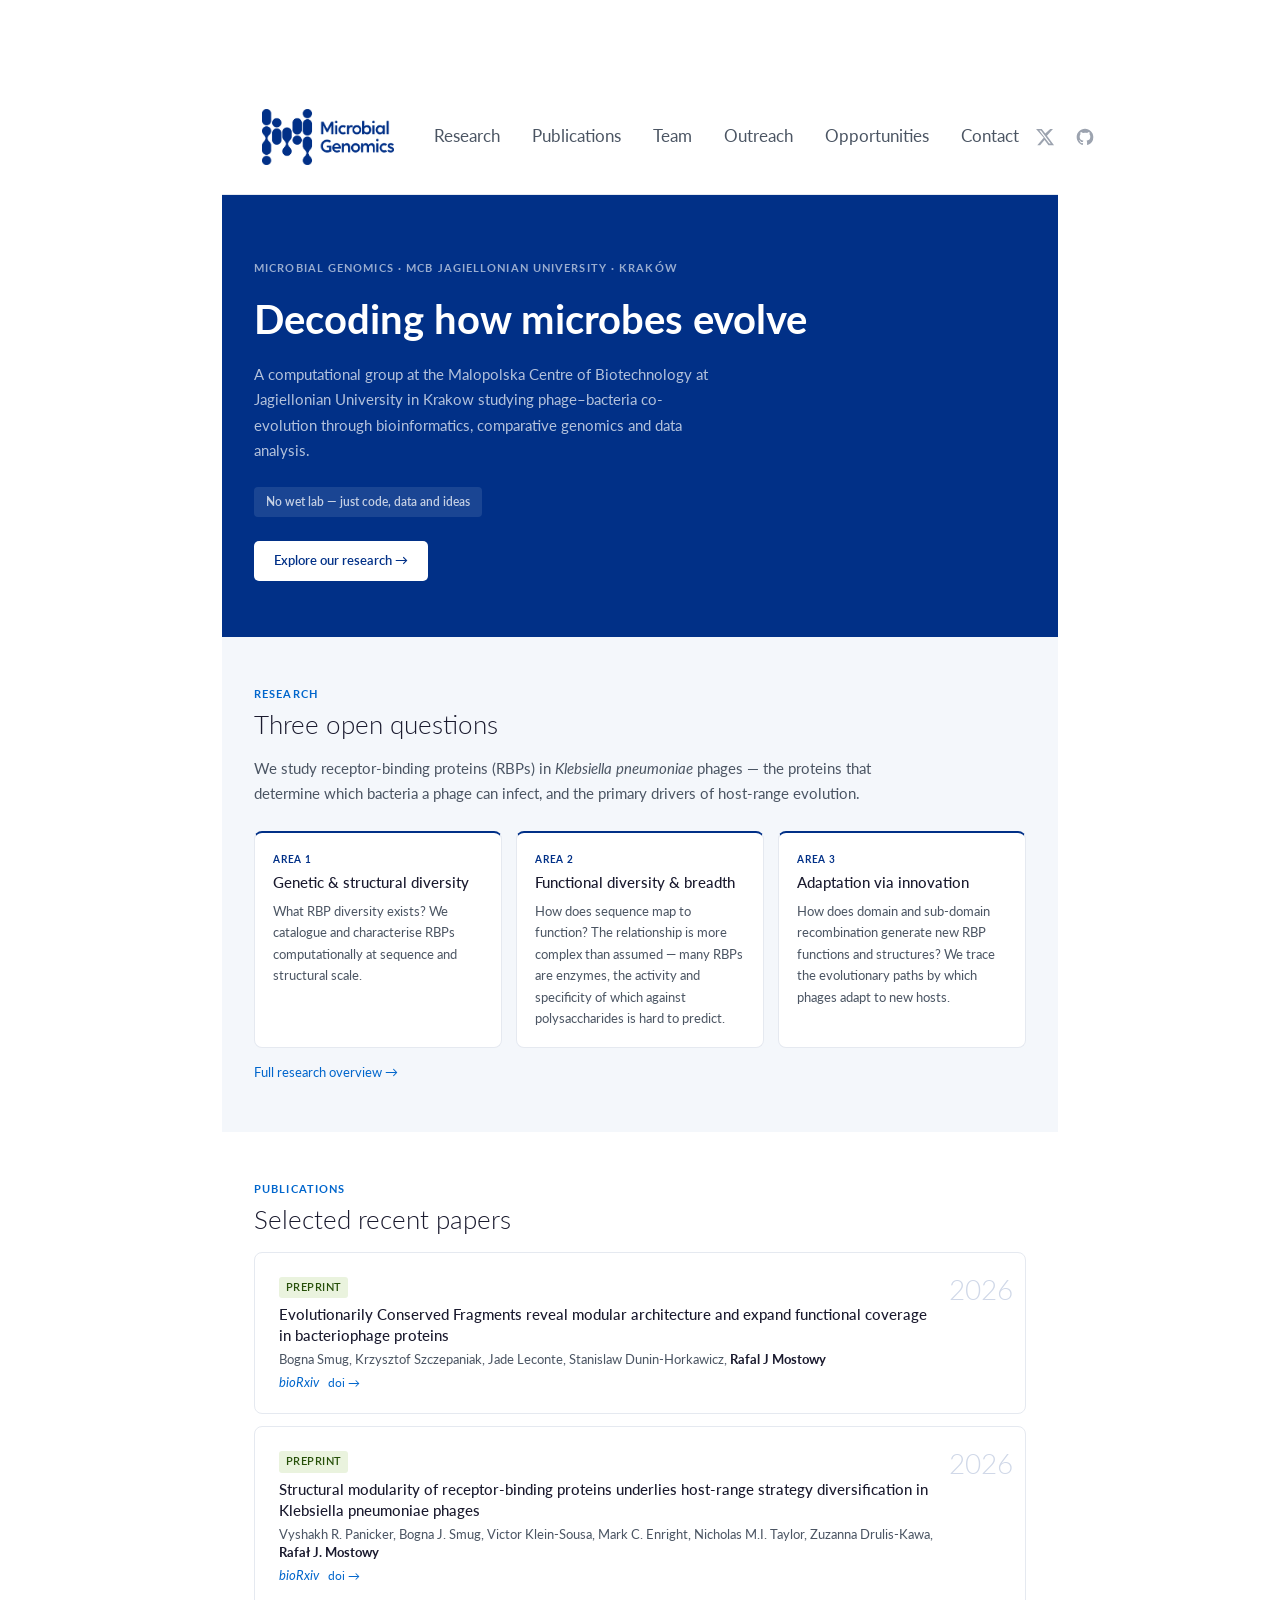
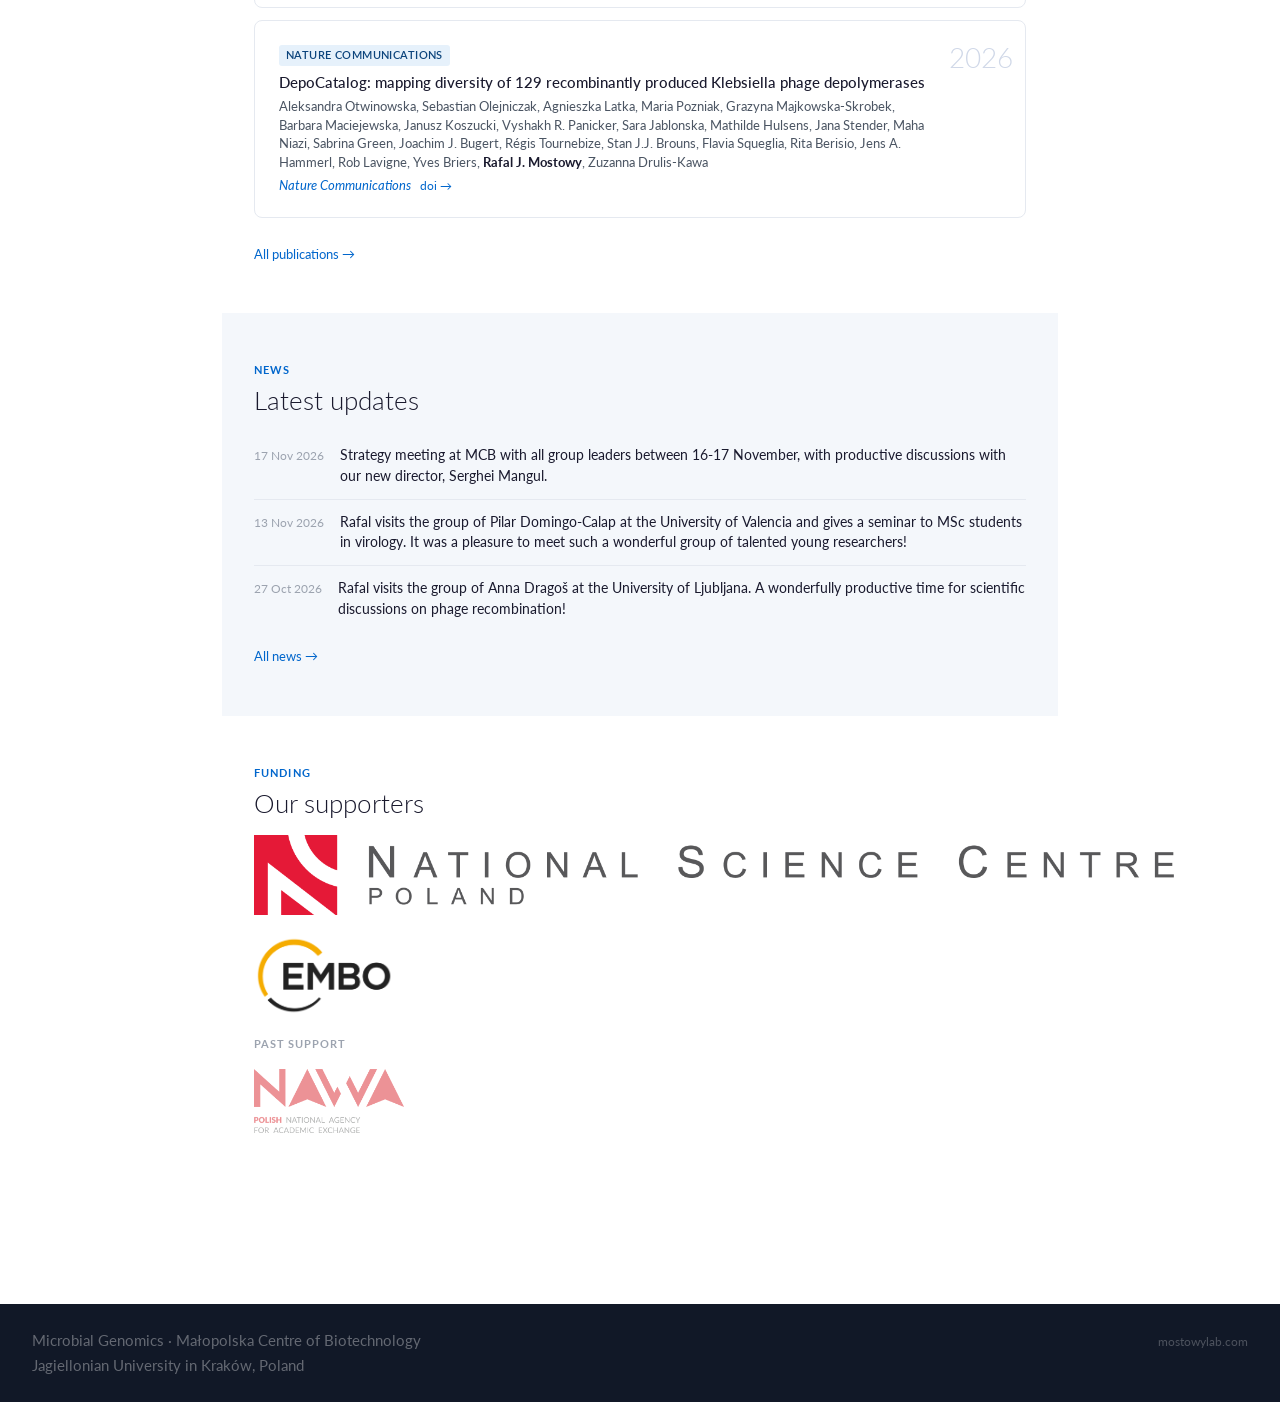
<file: index.html>
<!DOCTYPE html>
<html xmlns="http://www.w3.org/1999/xhtml" lang="en" xml:lang="en"><head>

<meta charset="utf-8">
<meta name="generator" content="quarto-1.9.37">

<meta name="viewport" content="width=device-width, initial-scale=1.0, user-scalable=yes">


<title>Microbial Genomics — Mostowy Lab – Microbial Genomics</title>
<style>
/* Default styles provided by pandoc.
** See https://pandoc.org/MANUAL.html#variables-for-html for config info.
*/
code{white-space: pre-wrap;}
span.smallcaps{font-variant: small-caps;}
div.columns{display: flex; gap: min(4vw, 1.5em);}
div.column{flex: auto; overflow-x: auto;}
div.hanging-indent{margin-left: 1.5em; text-indent: -1.5em;}
ul.task-list{list-style: none;}
ul.task-list li input[type="checkbox"] {
  width: 0.8em;
  margin: 0 0.8em 0.2em -1em; /* quarto-specific, see https://github.com/quarto-dev/quarto-cli/issues/4556 */ 
  vertical-align: middle;
}
</style>


<script src="site_libs/quarto-nav/quarto-nav.js"></script>
<script src="site_libs/quarto-nav/headroom.min.js"></script>
<script src="site_libs/clipboard/clipboard.min.js"></script>
<script src="site_libs/quarto-search/autocomplete.umd.js"></script>
<script src="site_libs/quarto-search/fuse.min.js"></script>
<script src="site_libs/quarto-search/quarto-search.js"></script>
<meta name="quarto:offset" content="./">
<link href="./assets/favicon.png" rel="icon" type="image/png">
<script src="site_libs/quarto-html/quarto.js" type="module"></script>
<script src="site_libs/quarto-html/tabsets/tabsets.js" type="module"></script>
<script src="site_libs/quarto-html/popper.min.js"></script>
<script src="site_libs/quarto-html/tippy.umd.min.js"></script>
<script src="site_libs/quarto-html/anchor.min.js"></script>
<link href="site_libs/quarto-html/tippy.css" rel="stylesheet">
<link href="site_libs/quarto-html/quarto-syntax-highlighting-7f8f88aac4f3542376d5c11b86a4c14d.css" rel="stylesheet" id="quarto-text-highlighting-styles">
<script src="site_libs/bootstrap/bootstrap.min.js"></script>
<link href="site_libs/bootstrap/bootstrap-icons.css" rel="stylesheet">
<link href="site_libs/bootstrap/bootstrap-13ce6108a38e2e1c3322c3dd5537827d.min.css" rel="stylesheet" append-hash="true" id="quarto-bootstrap" data-mode="light">
<script id="quarto-search-options" type="application/json">{
  "location": "navbar",
  "copy-button": false,
  "collapse-after": 3,
  "panel-placement": "end",
  "type": "overlay",
  "limit": 50,
  "keyboard-shortcut": [
    "f",
    "/",
    "s"
  ],
  "show-item-context": false,
  "language": {
    "search-no-results-text": "No results",
    "search-matching-documents-text": "matching documents",
    "search-copy-link-title": "Copy link to search",
    "search-hide-matches-text": "Hide additional matches",
    "search-more-match-text": "more match in this document",
    "search-more-matches-text": "more matches in this document",
    "search-clear-button-title": "Clear",
    "search-text-placeholder": "",
    "search-detached-cancel-button-title": "Cancel",
    "search-submit-button-title": "Submit",
    "search-label": "Search"
  }
}</script>
<style>html{ scroll-behavior: smooth; }</style>


<link rel="stylesheet" href="styles.css">
<meta property="og:title" content="Microbial Genomics — Mostowy Lab">
<meta property="og:image" content="https://mostowylab.com/assets/logo.png">
<meta property="og:site_name" content="Microbial Genomics">
<meta property="og:image:alt" content="Microbial Genomics">
<meta property="og:image:height" content="1140">
<meta property="og:image:width" content="2690">
<meta name="twitter:title" content="Microbial Genomics — Mostowy Lab">
<meta name="twitter:image" content="https://mostowylab.com/assets/logo.png">
<meta name="twitter:image:alt" content="Microbial Genomics">
<meta name="twitter:image-height" content="1140">
<meta name="twitter:image-width" content="2690">
<meta name="twitter:card" content="summary_large_image">
</head>

<body class="nav-fixed quarto-light">

<div id="quarto-search-results"></div>
  <header id="quarto-header" class="headroom fixed-top">
    <nav class="navbar navbar-expand-lg " data-bs-theme="dark">
      <div class="navbar-container container-fluid">
        <div class="quarto-navbar-tools tools-end">
</div>
          <div id="quarto-search" class="" title="Search"></div>
      </div> <!-- /container-fluid -->
    </nav>
</header>
<!-- content -->
<div id="quarto-content" class="quarto-container page-columns page-rows-contents page-layout-full page-navbar">
<!-- sidebar -->
<!-- margin-sidebar -->
    
<!-- main -->
<main class="content column-page" id="quarto-document-content"><header id="title-block-header" class="quarto-title-block"></header>
<nav id="site-nav">
  <div id="nav-left"></div>

  <div id="site-nav-inner">
    <a href="./" id="nav-logo">
      <img src="assets/logo.png" alt="Microbial Genomics">
    </a>
    <div id="nav-links">
      <a href="research.html">Research</a>
      <a href="publications.html">Publications</a>
      <a href="team.html">Team</a>
      <a href="outreach.html">Outreach</a>
      <a href="opportunities.html">Opportunities</a>
      <a href="contact.html">Contact</a>
    </div>
  </div>

  <div id="nav-right">
    <div id="nav-icons">
      <a href="https://twitter.com/RafalMostowy" target="_blank" aria-label="Twitter">
        <svg xmlns="http://www.w3.org/2000/svg" width="20" height="20" viewbox="0 0 24 24" fill="currentColor"><path d="M18.244 2.25h3.308l-7.227 8.26 8.502 11.24H16.17l-4.714-6.231-5.401 6.231H2.744l7.737-8.835L1.254 2.25H8.08l4.253 5.622 5.912-5.622zm-1.161 17.52h1.833L7.084 4.126H5.117z"></path></svg>
      </a>
      <a href="https://github.com/bioinf-mcb" target="_blank" aria-label="GitHub">
        <svg xmlns="http://www.w3.org/2000/svg" width="20" height="20" viewbox="0 0 24 24" fill="currentColor"><path d="M12 2C6.477 2 2 6.484 2 12.017c0 4.425 2.865 8.18 6.839 9.504.5.092.682-.217.682-.483 0-.237-.008-.868-.013-1.703-2.782.605-3.369-1.343-3.369-1.343-.454-1.158-1.11-1.466-1.11-1.466-.908-.62.069-.608.069-.608 1.003.07 1.531 1.032 1.531 1.032.892 1.53 2.341 1.088 2.91.832.092-.647.35-1.088.636-1.338-2.22-.253-4.555-1.113-4.555-4.951 0-1.093.39-1.988 1.029-2.688-.103-.253-.446-1.272.098-2.65 0 0 .84-.27 2.75 1.026A9.564 9.564 0 0112 6.844c.85.004 1.705.115 2.504.337 1.909-1.296 2.747-1.027 2.747-1.027.546 1.379.202 2.398.1 2.651.64.7 1.028 1.595 1.028 2.688 0 3.848-2.339 4.695-4.566 4.943.359.309.678.92.678 1.855 0 1.338-.012 2.419-.012 2.747 0 .268.18.58.688.482A10.019 10.019 0 0022 12.017C22 6.484 17.522 2 12 2z"></path></svg>
      </a>
    </div>
    <button id="nav-hamburger" aria-label="Toggle menu" aria-expanded="false">
      <span></span><span></span><span></span>
    </button>
  </div>
</nav>

<style>
#quarto-header { display: none !important; }

/* ── Desktop: 3-column flex ── */
#site-nav {
  position: sticky;
  top: 0;
  z-index: 1000;
  width: 100%;
  background: #fff;
  border-bottom: 0.5px solid #E5E9F0;
  display: flex;
  align-items: center;
  height: 116px;
  padding: 0 40px;
  box-sizing: border-box;
}

#nav-left  { flex: 1; }
#nav-right { flex: 1; display: flex; align-items: center; justify-content: flex-end; gap: 20px; }

#site-nav-inner {
  display: flex;
  align-items: center;
  flex-shrink: 0;
}

#nav-logo {
  display: flex;
  align-items: center;
  margin-right: 24px;
  border: none !important;
  text-decoration: none;
  flex-shrink: 0;
}
#nav-logo img {
  height: 56px;
  width: auto;
  mix-blend-mode: multiply;
  display: block;
}

#nav-links {
  display: flex;
  align-items: center;
  gap: 0;
}
#nav-links a {
  font-family: 'Lato', sans-serif;
  font-size: 17px;
  font-weight: 400;
  color: #4B5563;
  padding: 8px 16px;
  border-radius: 4px;
  border: none !important;
  text-decoration: none;
  white-space: nowrap;
  transition: color 0.15s, background 0.15s;
}
#nav-links a:hover { color: #003087; background: #F4F7FB; }

#nav-icons { display: flex; align-items: center; gap: 20px; }
#nav-icons a {
  color: #9CA3AF;
  border: none !important;
  text-decoration: none;
  display: flex;
  align-items: center;
  transition: color 0.15s;
}
#nav-icons a:hover { color: #003087; }

/* Hamburger — hidden on desktop */
#nav-hamburger {
  display: none;
  flex-direction: column;
  justify-content: center;
  gap: 5px;
  width: 36px;
  height: 36px;
  background: none;
  border: none;
  cursor: pointer;
  padding: 4px;
  border-radius: 4px;
}
#nav-hamburger span {
  display: block;
  width: 24px;
  height: 2px;
  background: #4B5563;
  border-radius: 2px;
  transition: all 0.25s;
  transform-origin: center;
}
/* Animate to X when open */
#nav-hamburger.open span:nth-child(1) { transform: translateY(7px) rotate(45deg); }
#nav-hamburger.open span:nth-child(2) { opacity: 0; }
#nav-hamburger.open span:nth-child(3) { transform: translateY(-7px) rotate(-45deg); }

/* ── Mobile: below 820px ── */
@media (max-width: 820px) {
  #site-nav {
    height: auto;
    min-height: 72px;
    flex-wrap: wrap;
    padding: 0 20px;
    align-items: center;
  }

  /* Hide spacer */
  #nav-left { display: none; }

  /* Logo takes natural width */
  #site-nav-inner { flex: 1; }
  #nav-logo img { height: 40px; }

  /* Right: just icons + hamburger */
  #nav-right {
    flex: 0;
    gap: 16px;
    padding: 16px 0;
  }

  #nav-hamburger { display: flex; }

  /* Nav links: hidden by default, shown when open */
  #nav-links {
    display: none;
    flex-direction: column;
    align-items: flex-start;
    width: 100%;
    padding: 8px 0 16px;
    border-top: 0.5px solid #E5E9F0;
    gap: 0;
    /* Full-width row below logo+icons */
    order: 10;
    flex-basis: 100%;
  }
  #nav-links.open { display: flex; }
  #nav-links a {
    width: 100%;
    font-size: 16px;
    padding: 10px 4px;
    border-radius: 0;
    border-bottom: 0.5px solid #F4F7FB !important;
  }
  #nav-links a:last-child { border-bottom: none !important; }
}
</style>

<script>
document.addEventListener("DOMContentLoaded", function () {
  var btn   = document.getElementById("nav-hamburger");
  var links = document.getElementById("nav-links");
  if (!btn || !links) return;
  btn.addEventListener("click", function () {
    var open = links.classList.toggle("open");
    btn.classList.toggle("open", open);
    btn.setAttribute("aria-expanded", open);
  });
  // Close menu when a link is clicked
  links.querySelectorAll("a").forEach(function (a) {
    a.addEventListener("click", function () {
      links.classList.remove("open");
      btn.classList.remove("open");
      btn.setAttribute("aria-expanded", false);
    });
  });
});
</script>




<!-- HERO -->
<div class="hero-section">
  <div class="hero-inner">
    <div class="hero-eyebrow">Microbial Genomics · MCB Jagiellonian University · Kraków</div>
    <h1 class="hero-h1"><strong>Decoding how microbes evolve</strong></h1>
    <p class="hero-sub">A computational group at the Malopolska Centre of Biotechnology at Jagiellonian University in Krakow studying phage–bacteria co-evolution through bioinformatics, comparative genomics and data analysis.</p>
    <div class="hero-badge">No wet lab — just code, data and ideas</div><br>
    <a class="hero-cta" href="research.html">Explore our research →</a>
  </div>
</div>

<!-- RESEARCH AREAS -->
<div class="section-wrap section-wrap--surface">
  <div class="section-inner">
    <div class="eyebrow">Research</div>
    <h2 class="section-title anchored">Three open questions</h2>
    <p class="section-sub">We study receptor-binding proteins (RBPs) in <em>Klebsiella pneumoniae</em> phages — the proteins that determine which bacteria a phage can infect, and the primary drivers of host-range evolution.</p>
    <div class="cards-grid">
      <div class="research-card">
        <div class="card-area">Area 1</div>
        <div class="card-title">Genetic &amp; structural diversity</div>
        <div class="card-body">What RBP diversity exists? We catalogue and characterise RBPs computationally at sequence and structural scale.</div>
      </div>
      <div class="research-card">
        <div class="card-area">Area 2</div>
        <div class="card-title">Functional diversity &amp; breadth</div>
        <div class="card-body">How does sequence map to function? The relationship is more complex than assumed — many RBPs are enzymes, the activity and specificity of which against polysaccharides is hard to predict.</div>
      </div>
      <div class="research-card">
        <div class="card-area">Area 3</div>
        <div class="card-title">Adaptation via innovation</div>
        <div class="card-body">How does domain and sub-domain recombination generate new RBP functions and structures? We trace the evolutionary paths by which phages adapt to new hosts.</div>
      </div>
    </div>
    <a class="section-more" href="research.html">Full research overview →</a>
  </div>
</div>
<div class="section-wrap section-wrap--white"><div class="section-inner"><div class="eyebrow">Publications</div><h2 class="section-title anchored">Selected recent papers</h2><div class="pub-list"><div class="pub-card"><div><div class="pub-badges"><span class="pub-badge badge-preprint">Preprint</span></div><div class="pub-title">Evolutionarily Conserved Fragments reveal modular architecture and expand functional coverage in bacteriophage proteins</div><div class="pub-authors">Bogna Smug, Krzysztof Szczepaniak, Jade Leconte, Stanislaw Dunin-Horkawicz, <span class="pi">Rafal J Mostowy</span></div><div class="pub-journal"><em>bioRxiv</em> <a class="pub-doi" href="https://doi.org/10.64898/2026.11.10.765650" target="_blank">doi →</a></div></div><div class="pub-year-big">2026</div></div>
<div class="pub-card"><div><div class="pub-badges"><span class="pub-badge badge-preprint">Preprint</span></div><div class="pub-title">Structural modularity of receptor-binding proteins underlies host-range strategy diversification in Klebsiella pneumoniae phages</div><div class="pub-authors">Vyshakh R. Panicker, Bogna J. Smug, Victor Klein-Sousa, Mark C. Enright, Nicholas M.I. Taylor, Zuzanna Drulis-Kawa, <span class="pi">Rafał J. Mostowy</span></div><div class="pub-journal"><em>bioRxiv</em> <a class="pub-doi" href="https://doi.org/10.64898/2026.05.12.724579" target="_blank">doi →</a></div></div><div class="pub-year-big">2026</div></div>
<div class="pub-card"><div><div class="pub-badges"><span class="pub-badge badge-published">Nature Communications</span></div><div class="pub-title">DepoCatalog: mapping diversity of 129 recombinantly produced Klebsiella phage depolymerases</div><div class="pub-authors">Aleksandra Otwinowska, Sebastian Olejniczak, Agnieszka Latka, Maria Pozniak, Grazyna Majkowska-Skrobek, Barbara Maciejewska, Janusz Koszucki, Vyshakh R. Panicker, Sara Jablonska, Mathilde Hulsens, Jana Stender, Maha Niazi, Sabrina Green, Joachim J. Bugert, Régis Tournebize, Stan J.J. Brouns, Flavia Squeglia, Rita Berisio, Jens A. Hammerl, Rob Lavigne, Yves Briers, <span class="pi">Rafal J. Mostowy</span>, Zuzanna Drulis-Kawa</div><div class="pub-journal"><em>Nature Communications</em> <a class="pub-doi" href="https://doi.org/10.1038/s41467-026-73570-7" target="_blank">doi →</a></div></div><div class="pub-year-big">2026</div></div>
</div><a class="section-more" href="publications.html">All publications →</a></div></div>
<!-- NEWS -->
<div class="section-wrap section-wrap--surface">
  <div class="section-inner">
    <div class="eyebrow">News</div>
    <h2 class="section-title anchored">Latest updates</h2>
    <div class="news-list">
<div class="news-row">
<div class="news-date">
17 Nov 2026
</div>
<div class="news-text">
Strategy meeting at MCB with all group leaders between 16-17 November, with productive discussions with our new director, Serghei Mangul.
</div>
</div>
<div class="news-row">
<div class="news-date">
13 Nov 2026
</div>
<div class="news-text">
Rafal visits the group of Pilar Domingo-Calap at the University of Valencia and gives a seminar to MSc students in virology. It was a pleasure to meet such a wonderful group of talented young researchers!
</div>
</div>
<div class="news-row">
<div class="news-date">
27 Oct 2026
</div>
<div class="news-text">
Rafal visits the group of Anna Dragoš at the University of Ljubljana. A wonderfully productive time for scientific discussions on phage recombination!
</div>
</div>
    </div>
    <a class="section-more" href="news.html">All news →</a>
  </div>
</div>

<!-- FUNDING -->
<div class="section-wrap section-wrap--white">
  <div class="section-inner">
    <div class="eyebrow">Funding</div>
    <h2 class="section-title anchored">Our supporters</h2>
    <div class="funder-row">
      <img src="assets/ncn_logo.png" alt="National Science Centre Poland (NCN)">
      <img src="assets/embo_logo.png" alt="EMBO">
    </div>
    <div class="funder-past-label">Past support</div>
    <div class="funder-row funder-row--past">
      <img src="assets/nawa_logo.png" alt="NAWA">
    </div>
  </div>
</div>



</main> <!-- /main -->
<script id="quarto-html-after-body" type="application/javascript">
  window.document.addEventListener("DOMContentLoaded", function (event) {
    const icon = "";
    const anchorJS = new window.AnchorJS();
    anchorJS.options = {
      placement: 'right',
      icon: icon
    };
    anchorJS.add('.anchored');
    const isCodeAnnotation = (el) => {
      for (const clz of el.classList) {
        if (clz.startsWith('code-annotation-')) {                     
          return true;
        }
      }
      return false;
    }
    const onCopySuccess = function(e) {
      // button target
      const button = e.trigger;
      // don't keep focus
      button.blur();
      // flash "checked"
      button.classList.add('code-copy-button-checked');
      var currentTitle = button.getAttribute("title");
      button.setAttribute("title", "Copied!");
      let tooltip;
      if (window.bootstrap) {
        button.setAttribute("data-bs-toggle", "tooltip");
        button.setAttribute("data-bs-placement", "left");
        button.setAttribute("data-bs-title", "Copied!");
        tooltip = new bootstrap.Tooltip(button, 
          { trigger: "manual", 
            customClass: "code-copy-button-tooltip",
            offset: [0, -8]});
        tooltip.show();    
      }
      setTimeout(function() {
        if (tooltip) {
          tooltip.hide();
          button.removeAttribute("data-bs-title");
          button.removeAttribute("data-bs-toggle");
          button.removeAttribute("data-bs-placement");
        }
        button.setAttribute("title", currentTitle);
        button.classList.remove('code-copy-button-checked');
      }, 1000);
      // clear code selection
      e.clearSelection();
    }
    const getTextToCopy = function(trigger) {
      const outerScaffold = trigger.parentElement.cloneNode(true);
      const codeEl = outerScaffold.querySelector('code');
      for (const childEl of codeEl.children) {
        if (isCodeAnnotation(childEl)) {
          childEl.remove();
        }
      }
      return codeEl.innerText;
    }
    const clipboard = new window.ClipboardJS('.code-copy-button:not([data-in-quarto-modal])', {
      text: getTextToCopy
    });
    clipboard.on('success', onCopySuccess);
    if (window.document.getElementById('quarto-embedded-source-code-modal')) {
      const clipboardModal = new window.ClipboardJS('.code-copy-button[data-in-quarto-modal]', {
        text: getTextToCopy,
        container: window.document.getElementById('quarto-embedded-source-code-modal')
      });
      clipboardModal.on('success', onCopySuccess);
    }
      var localhostRegex = new RegExp(/^(?:http|https):\/\/localhost\:?[0-9]*\//);
      var mailtoRegex = new RegExp(/^mailto:/);
        var filterRegex = new RegExp("https:\/\/mostowylab\.com");
      var isInternal = (href) => {
          return filterRegex.test(href) || localhostRegex.test(href) || mailtoRegex.test(href);
      }
      // Inspect non-navigation links and adorn them if external
     var links = window.document.querySelectorAll('a[href]:not(.nav-link):not(.navbar-brand):not(.toc-action):not(.sidebar-link):not(.sidebar-item-toggle):not(.pagination-link):not(.no-external):not([aria-hidden]):not(.dropdown-item):not(.quarto-navigation-tool):not(.about-link)');
      for (var i=0; i<links.length; i++) {
        const link = links[i];
        if (!isInternal(link.href)) {
          // undo the damage that might have been done by quarto-nav.js in the case of
          // links that we want to consider external
          if (link.dataset.originalHref !== undefined) {
            link.href = link.dataset.originalHref;
          }
            // target, if specified
            link.setAttribute("target", "_blank");
            if (link.getAttribute("rel") === null) {
              link.setAttribute("rel", "noopener");
            }
        }
      }
    function tippyHover(el, contentFn, onTriggerFn, onUntriggerFn) {
      const config = {
        allowHTML: true,
        maxWidth: 500,
        delay: 100,
        arrow: false,
        appendTo: function(el) {
            return el.parentElement;
        },
        interactive: true,
        interactiveBorder: 10,
        theme: 'quarto',
        placement: 'bottom-start',
      };
      if (contentFn) {
        config.content = contentFn;
      }
      if (onTriggerFn) {
        config.onTrigger = onTriggerFn;
      }
      if (onUntriggerFn) {
        config.onUntrigger = onUntriggerFn;
      }
      window.tippy(el, config); 
    }
    const noterefs = window.document.querySelectorAll('a[role="doc-noteref"]');
    for (var i=0; i<noterefs.length; i++) {
      const ref = noterefs[i];
      tippyHover(ref, function() {
        // use id or data attribute instead here
        let href = ref.getAttribute('data-footnote-href') || ref.getAttribute('href');
        try { href = new URL(href).hash; } catch {}
        const id = href.replace(/^#\/?/, "");
        const note = window.document.getElementById(id);
        if (note) {
          return note.innerHTML;
        } else {
          return "";
        }
      });
    }
    const xrefs = window.document.querySelectorAll('a.quarto-xref');
    const processXRef = (id, note) => {
      // Strip column container classes
      const stripColumnClz = (el) => {
        el.classList.remove("page-full", "page-columns");
        if (el.children) {
          for (const child of el.children) {
            stripColumnClz(child);
          }
        }
      }
      stripColumnClz(note)
      if (id === null || id.startsWith('sec-')) {
        // Special case sections, only their first couple elements
        const container = document.createElement("div");
        if (note.children && note.children.length > 2) {
          container.appendChild(note.children[0].cloneNode(true));
          for (let i = 1; i < note.children.length; i++) {
            const child = note.children[i];
            if (child.tagName === "P" && child.innerText === "") {
              continue;
            } else {
              container.appendChild(child.cloneNode(true));
              break;
            }
          }
          if (window.Quarto?.typesetMath) {
            window.Quarto.typesetMath(container);
          }
          return container.innerHTML
        } else {
          if (window.Quarto?.typesetMath) {
            window.Quarto.typesetMath(note);
          }
          return note.innerHTML;
        }
      } else {
        // Remove any anchor links if they are present
        const anchorLink = note.querySelector('a.anchorjs-link');
        if (anchorLink) {
          anchorLink.remove();
        }
        if (window.Quarto?.typesetMath) {
          window.Quarto.typesetMath(note);
        }
        if (note.classList.contains("callout")) {
          return note.outerHTML;
        } else {
          return note.innerHTML;
        }
      }
    }
    for (var i=0; i<xrefs.length; i++) {
      const xref = xrefs[i];
      tippyHover(xref, undefined, function(instance) {
        instance.disable();
        let url = xref.getAttribute('href');
        let hash = undefined; 
        if (url.startsWith('#')) {
          hash = url;
        } else {
          try { hash = new URL(url).hash; } catch {}
        }
        if (hash) {
          const id = hash.replace(/^#\/?/, "");
          const note = window.document.getElementById(id);
          if (note !== null) {
            try {
              const html = processXRef(id, note.cloneNode(true));
              instance.setContent(html);
            } finally {
              instance.enable();
              instance.show();
            }
          } else {
            // See if we can fetch this
            fetch(url.split('#')[0])
            .then(res => res.text())
            .then(html => {
              const parser = new DOMParser();
              const htmlDoc = parser.parseFromString(html, "text/html");
              const note = htmlDoc.getElementById(id);
              if (note !== null) {
                const html = processXRef(id, note);
                instance.setContent(html);
              } 
            }).finally(() => {
              instance.enable();
              instance.show();
            });
          }
        } else {
          // See if we can fetch a full url (with no hash to target)
          // This is a special case and we should probably do some content thinning / targeting
          fetch(url)
          .then(res => res.text())
          .then(html => {
            const parser = new DOMParser();
            const htmlDoc = parser.parseFromString(html, "text/html");
            const note = htmlDoc.querySelector('main.content');
            if (note !== null) {
              // This should only happen for chapter cross references
              // (since there is no id in the URL)
              // remove the first header
              if (note.children.length > 0 && note.children[0].tagName === "HEADER") {
                note.children[0].remove();
              }
              const html = processXRef(null, note);
              instance.setContent(html);
            } 
          }).finally(() => {
            instance.enable();
            instance.show();
          });
        }
      }, function(instance) {
      });
    }
        let selectedAnnoteEl;
        const selectorForAnnotation = ( cell, annotation) => {
          let cellAttr = 'data-code-cell="' + cell + '"';
          let lineAttr = 'data-code-annotation="' +  annotation + '"';
          const selector = 'span[' + cellAttr + '][' + lineAttr + ']';
          return selector;
        }
        const selectCodeLines = (annoteEl) => {
          const doc = window.document;
          const targetCell = annoteEl.getAttribute("data-target-cell");
          const targetAnnotation = annoteEl.getAttribute("data-target-annotation");
          const annoteSpan = window.document.querySelector(selectorForAnnotation(targetCell, targetAnnotation));
          const lines = annoteSpan.getAttribute("data-code-lines").split(",");
          const lineIds = lines.map((line) => {
            return targetCell + "-" + line;
          })
          let top = null;
          let height = null;
          let parent = null;
          if (lineIds.length > 0) {
              //compute the position of the single el (top and bottom and make a div)
              const el = window.document.getElementById(lineIds[0]);
              top = el.offsetTop;
              height = el.offsetHeight;
              parent = el.parentElement.parentElement;
            if (lineIds.length > 1) {
              const lastEl = window.document.getElementById(lineIds[lineIds.length - 1]);
              const bottom = lastEl.offsetTop + lastEl.offsetHeight;
              height = bottom - top;
            }
            if (top !== null && height !== null && parent !== null) {
              // cook up a div (if necessary) and position it 
              let div = window.document.getElementById("code-annotation-line-highlight");
              if (div === null) {
                div = window.document.createElement("div");
                div.setAttribute("id", "code-annotation-line-highlight");
                div.style.position = 'absolute';
                parent.appendChild(div);
              }
              div.style.top = top - 2 + "px";
              div.style.height = height + 4 + "px";
              div.style.left = 0;
              let gutterDiv = window.document.getElementById("code-annotation-line-highlight-gutter");
              if (gutterDiv === null) {
                gutterDiv = window.document.createElement("div");
                gutterDiv.setAttribute("id", "code-annotation-line-highlight-gutter");
                gutterDiv.style.position = 'absolute';
                const codeCell = window.document.getElementById(targetCell);
                const gutter = codeCell.querySelector('.code-annotation-gutter');
                gutter.appendChild(gutterDiv);
              }
              gutterDiv.style.top = top - 2 + "px";
              gutterDiv.style.height = height + 4 + "px";
            }
            selectedAnnoteEl = annoteEl;
          }
        };
        const unselectCodeLines = () => {
          const elementsIds = ["code-annotation-line-highlight", "code-annotation-line-highlight-gutter"];
          elementsIds.forEach((elId) => {
            const div = window.document.getElementById(elId);
            if (div) {
              div.remove();
            }
          });
          selectedAnnoteEl = undefined;
        };
          // Handle positioning of the toggle
      window.addEventListener(
        "resize",
        throttle(() => {
          elRect = undefined;
          if (selectedAnnoteEl) {
            selectCodeLines(selectedAnnoteEl);
          }
        }, 10)
      );
      function throttle(fn, ms) {
      let throttle = false;
      let timer;
        return (...args) => {
          if(!throttle) { // first call gets through
              fn.apply(this, args);
              throttle = true;
          } else { // all the others get throttled
              if(timer) clearTimeout(timer); // cancel #2
              timer = setTimeout(() => {
                fn.apply(this, args);
                timer = throttle = false;
              }, ms);
          }
        };
      }
        // Attach click handler to the DT
        const annoteDls = window.document.querySelectorAll('dt[data-target-cell]');
        for (const annoteDlNode of annoteDls) {
          annoteDlNode.addEventListener('click', (event) => {
            const clickedEl = event.target;
            if (clickedEl !== selectedAnnoteEl) {
              unselectCodeLines();
              const activeEl = window.document.querySelector('dt[data-target-cell].code-annotation-active');
              if (activeEl) {
                activeEl.classList.remove('code-annotation-active');
              }
              selectCodeLines(clickedEl);
              clickedEl.classList.add('code-annotation-active');
            } else {
              // Unselect the line
              unselectCodeLines();
              clickedEl.classList.remove('code-annotation-active');
            }
          });
        }
    const findCites = (el) => {
      const parentEl = el.parentElement;
      if (parentEl) {
        const cites = parentEl.dataset.cites;
        if (cites) {
          return {
            el,
            cites: cites.split(' ')
          };
        } else {
          return findCites(el.parentElement)
        }
      } else {
        return undefined;
      }
    };
    var bibliorefs = window.document.querySelectorAll('a[role="doc-biblioref"]');
    for (var i=0; i<bibliorefs.length; i++) {
      const ref = bibliorefs[i];
      const citeInfo = findCites(ref);
      if (citeInfo) {
        tippyHover(citeInfo.el, function() {
          var popup = window.document.createElement('div');
          citeInfo.cites.forEach(function(cite) {
            var citeDiv = window.document.createElement('div');
            citeDiv.classList.add('hanging-indent');
            citeDiv.classList.add('csl-entry');
            var biblioDiv = window.document.getElementById('ref-' + cite);
            if (biblioDiv) {
              citeDiv.innerHTML = biblioDiv.innerHTML;
            }
            popup.appendChild(citeDiv);
          });
          return popup.innerHTML;
        });
      }
    }
  });
  </script>
</div> <!-- /content -->
<footer class="footer">
  <div class="nav-footer">
    <div class="nav-footer-left">
<p>Microbial Genomics · Małopolska Centre of Biotechnology Jagiellonian University in Kraków, Poland</p>
</div>   
    <div class="nav-footer-center">
      &nbsp;
    </div>
    <div class="nav-footer-right">
<p><a href="https://mostowylab.com">mostowylab.com</a></p>
</div>
  </div>
</footer>




<script src="site_libs/quarto-html/zenscroll-min.js"></script>
</body></html>
</file>
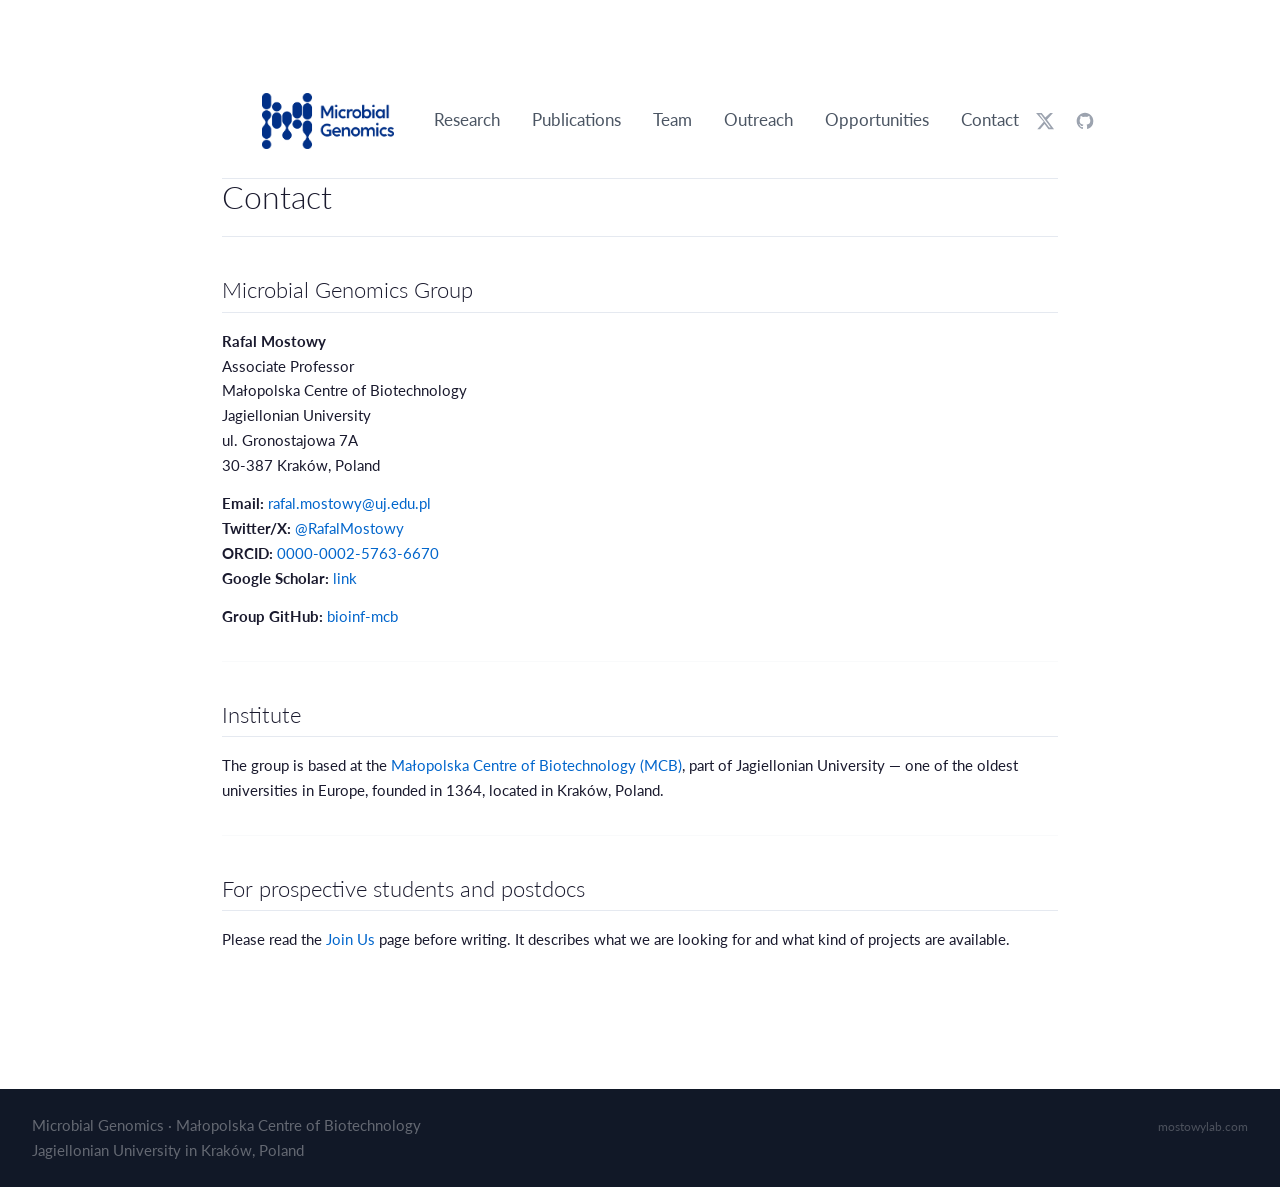
<file: contact.html>
<!DOCTYPE html>
<html xmlns="http://www.w3.org/1999/xhtml" lang="en" xml:lang="en"><head>

<meta charset="utf-8">
<meta name="generator" content="quarto-1.9.37">

<meta name="viewport" content="width=device-width, initial-scale=1.0, user-scalable=yes">


<title>Contact – Microbial Genomics</title>
<style>
/* Default styles provided by pandoc.
** See https://pandoc.org/MANUAL.html#variables-for-html for config info.
*/
code{white-space: pre-wrap;}
span.smallcaps{font-variant: small-caps;}
div.columns{display: flex; gap: min(4vw, 1.5em);}
div.column{flex: auto; overflow-x: auto;}
div.hanging-indent{margin-left: 1.5em; text-indent: -1.5em;}
ul.task-list{list-style: none;}
ul.task-list li input[type="checkbox"] {
  width: 0.8em;
  margin: 0 0.8em 0.2em -1em; /* quarto-specific, see https://github.com/quarto-dev/quarto-cli/issues/4556 */ 
  vertical-align: middle;
}
</style>


<script src="site_libs/quarto-nav/quarto-nav.js"></script>
<script src="site_libs/quarto-nav/headroom.min.js"></script>
<script src="site_libs/clipboard/clipboard.min.js"></script>
<script src="site_libs/quarto-search/autocomplete.umd.js"></script>
<script src="site_libs/quarto-search/fuse.min.js"></script>
<script src="site_libs/quarto-search/quarto-search.js"></script>
<meta name="quarto:offset" content="./">
<link href="./assets/favicon.png" rel="icon" type="image/png">
<script src="site_libs/quarto-html/quarto.js" type="module"></script>
<script src="site_libs/quarto-html/tabsets/tabsets.js" type="module"></script>
<script src="site_libs/quarto-html/popper.min.js"></script>
<script src="site_libs/quarto-html/tippy.umd.min.js"></script>
<script src="site_libs/quarto-html/anchor.min.js"></script>
<link href="site_libs/quarto-html/tippy.css" rel="stylesheet">
<link href="site_libs/quarto-html/quarto-syntax-highlighting-7f8f88aac4f3542376d5c11b86a4c14d.css" rel="stylesheet" id="quarto-text-highlighting-styles">
<script src="site_libs/bootstrap/bootstrap.min.js"></script>
<link href="site_libs/bootstrap/bootstrap-icons.css" rel="stylesheet">
<link href="site_libs/bootstrap/bootstrap-13ce6108a38e2e1c3322c3dd5537827d.min.css" rel="stylesheet" append-hash="true" id="quarto-bootstrap" data-mode="light">
<script id="quarto-search-options" type="application/json">{
  "location": "navbar",
  "copy-button": false,
  "collapse-after": 3,
  "panel-placement": "end",
  "type": "overlay",
  "limit": 50,
  "keyboard-shortcut": [
    "f",
    "/",
    "s"
  ],
  "show-item-context": false,
  "language": {
    "search-no-results-text": "No results",
    "search-matching-documents-text": "matching documents",
    "search-copy-link-title": "Copy link to search",
    "search-hide-matches-text": "Hide additional matches",
    "search-more-match-text": "more match in this document",
    "search-more-matches-text": "more matches in this document",
    "search-clear-button-title": "Clear",
    "search-text-placeholder": "",
    "search-detached-cancel-button-title": "Cancel",
    "search-submit-button-title": "Submit",
    "search-label": "Search"
  }
}</script>
<style>html{ scroll-behavior: smooth; }</style>


<link rel="stylesheet" href="styles.css">
<meta property="og:title" content="Contact – Microbial Genomics">
<meta property="og:description" content="Microbial Genomics Group — Małopolska Centre of Biotechnology, Jagiellonian University, Kraków">
<meta property="og:image" content="https://mostowylab.com/assets/logo.png">
<meta property="og:site_name" content="Microbial Genomics">
<meta property="og:image:alt" content="Microbial Genomics">
<meta property="og:image:height" content="1140">
<meta property="og:image:width" content="2690">
<meta name="twitter:title" content="Contact – Microbial Genomics">
<meta name="twitter:description" content="Microbial Genomics Group — Małopolska Centre of Biotechnology, Jagiellonian University, Kraków">
<meta name="twitter:image" content="https://mostowylab.com/assets/logo.png">
<meta name="twitter:image:alt" content="Microbial Genomics">
<meta name="twitter:image-height" content="1140">
<meta name="twitter:image-width" content="2690">
<meta name="twitter:card" content="summary_large_image">
</head>

<body class="nav-fixed quarto-light">

<div id="quarto-search-results"></div>
  <header id="quarto-header" class="headroom fixed-top">
    <nav class="navbar navbar-expand-lg " data-bs-theme="dark">
      <div class="navbar-container container-fluid">
        <div class="quarto-navbar-tools tools-end">
</div>
          <div id="quarto-search" class="" title="Search"></div>
      </div> <!-- /container-fluid -->
    </nav>
</header>
<!-- content -->
<div id="quarto-content" class="quarto-container page-columns page-rows-contents page-layout-full page-navbar">
<!-- sidebar -->
<!-- margin-sidebar -->
    
<!-- main -->
<main class="content column-page" id="quarto-document-content">
<nav id="site-nav">
  <div id="nav-left"></div>

  <div id="site-nav-inner">
    <a href="./" id="nav-logo">
      <img src="assets/logo.png" alt="Microbial Genomics">
    </a>
    <div id="nav-links">
      <a href="research.html">Research</a>
      <a href="publications.html">Publications</a>
      <a href="team.html">Team</a>
      <a href="outreach.html">Outreach</a>
      <a href="opportunities.html">Opportunities</a>
      <a href="contact.html">Contact</a>
    </div>
  </div>

  <div id="nav-right">
    <div id="nav-icons">
      <a href="https://twitter.com/RafalMostowy" target="_blank" aria-label="Twitter">
        <svg xmlns="http://www.w3.org/2000/svg" width="20" height="20" viewbox="0 0 24 24" fill="currentColor"><path d="M18.244 2.25h3.308l-7.227 8.26 8.502 11.24H16.17l-4.714-6.231-5.401 6.231H2.744l7.737-8.835L1.254 2.25H8.08l4.253 5.622 5.912-5.622zm-1.161 17.52h1.833L7.084 4.126H5.117z"></path></svg>
      </a>
      <a href="https://github.com/bioinf-mcb" target="_blank" aria-label="GitHub">
        <svg xmlns="http://www.w3.org/2000/svg" width="20" height="20" viewbox="0 0 24 24" fill="currentColor"><path d="M12 2C6.477 2 2 6.484 2 12.017c0 4.425 2.865 8.18 6.839 9.504.5.092.682-.217.682-.483 0-.237-.008-.868-.013-1.703-2.782.605-3.369-1.343-3.369-1.343-.454-1.158-1.11-1.466-1.11-1.466-.908-.62.069-.608.069-.608 1.003.07 1.531 1.032 1.531 1.032.892 1.53 2.341 1.088 2.91.832.092-.647.35-1.088.636-1.338-2.22-.253-4.555-1.113-4.555-4.951 0-1.093.39-1.988 1.029-2.688-.103-.253-.446-1.272.098-2.65 0 0 .84-.27 2.75 1.026A9.564 9.564 0 0112 6.844c.85.004 1.705.115 2.504.337 1.909-1.296 2.747-1.027 2.747-1.027.546 1.379.202 2.398.1 2.651.64.7 1.028 1.595 1.028 2.688 0 3.848-2.339 4.695-4.566 4.943.359.309.678.92.678 1.855 0 1.338-.012 2.419-.012 2.747 0 .268.18.58.688.482A10.019 10.019 0 0022 12.017C22 6.484 17.522 2 12 2z"></path></svg>
      </a>
    </div>
    <button id="nav-hamburger" aria-label="Toggle menu" aria-expanded="false">
      <span></span><span></span><span></span>
    </button>
  </div>
</nav>

<style>
#quarto-header { display: none !important; }

/* ── Desktop: 3-column flex ── */
#site-nav {
  position: sticky;
  top: 0;
  z-index: 1000;
  width: 100%;
  background: #fff;
  border-bottom: 0.5px solid #E5E9F0;
  display: flex;
  align-items: center;
  height: 116px;
  padding: 0 40px;
  box-sizing: border-box;
}

#nav-left  { flex: 1; }
#nav-right { flex: 1; display: flex; align-items: center; justify-content: flex-end; gap: 20px; }

#site-nav-inner {
  display: flex;
  align-items: center;
  flex-shrink: 0;
}

#nav-logo {
  display: flex;
  align-items: center;
  margin-right: 24px;
  border: none !important;
  text-decoration: none;
  flex-shrink: 0;
}
#nav-logo img {
  height: 56px;
  width: auto;
  mix-blend-mode: multiply;
  display: block;
}

#nav-links {
  display: flex;
  align-items: center;
  gap: 0;
}
#nav-links a {
  font-family: 'Lato', sans-serif;
  font-size: 17px;
  font-weight: 400;
  color: #4B5563;
  padding: 8px 16px;
  border-radius: 4px;
  border: none !important;
  text-decoration: none;
  white-space: nowrap;
  transition: color 0.15s, background 0.15s;
}
#nav-links a:hover { color: #003087; background: #F4F7FB; }

#nav-icons { display: flex; align-items: center; gap: 20px; }
#nav-icons a {
  color: #9CA3AF;
  border: none !important;
  text-decoration: none;
  display: flex;
  align-items: center;
  transition: color 0.15s;
}
#nav-icons a:hover { color: #003087; }

/* Hamburger — hidden on desktop */
#nav-hamburger {
  display: none;
  flex-direction: column;
  justify-content: center;
  gap: 5px;
  width: 36px;
  height: 36px;
  background: none;
  border: none;
  cursor: pointer;
  padding: 4px;
  border-radius: 4px;
}
#nav-hamburger span {
  display: block;
  width: 24px;
  height: 2px;
  background: #4B5563;
  border-radius: 2px;
  transition: all 0.25s;
  transform-origin: center;
}
/* Animate to X when open */
#nav-hamburger.open span:nth-child(1) { transform: translateY(7px) rotate(45deg); }
#nav-hamburger.open span:nth-child(2) { opacity: 0; }
#nav-hamburger.open span:nth-child(3) { transform: translateY(-7px) rotate(-45deg); }

/* ── Mobile: below 820px ── */
@media (max-width: 820px) {
  #site-nav {
    height: auto;
    min-height: 72px;
    flex-wrap: wrap;
    padding: 0 20px;
    align-items: center;
  }

  /* Hide spacer */
  #nav-left { display: none; }

  /* Logo takes natural width */
  #site-nav-inner { flex: 1; }
  #nav-logo img { height: 40px; }

  /* Right: just icons + hamburger */
  #nav-right {
    flex: 0;
    gap: 16px;
    padding: 16px 0;
  }

  #nav-hamburger { display: flex; }

  /* Nav links: hidden by default, shown when open */
  #nav-links {
    display: none;
    flex-direction: column;
    align-items: flex-start;
    width: 100%;
    padding: 8px 0 16px;
    border-top: 0.5px solid #E5E9F0;
    gap: 0;
    /* Full-width row below logo+icons */
    order: 10;
    flex-basis: 100%;
  }
  #nav-links.open { display: flex; }
  #nav-links a {
    width: 100%;
    font-size: 16px;
    padding: 10px 4px;
    border-radius: 0;
    border-bottom: 0.5px solid #F4F7FB !important;
  }
  #nav-links a:last-child { border-bottom: none !important; }
}
</style>

<script>
document.addEventListener("DOMContentLoaded", function () {
  var btn   = document.getElementById("nav-hamburger");
  var links = document.getElementById("nav-links");
  if (!btn || !links) return;
  btn.addEventListener("click", function () {
    var open = links.classList.toggle("open");
    btn.classList.toggle("open", open);
    btn.setAttribute("aria-expanded", open);
  });
  // Close menu when a link is clicked
  links.querySelectorAll("a").forEach(function (a) {
    a.addEventListener("click", function () {
      links.classList.remove("open");
      btn.classList.remove("open");
      btn.setAttribute("aria-expanded", false);
    });
  });
});
</script>

<header id="title-block-header" class="quarto-title-block default">
<div class="quarto-title">
<h1 class="title">Contact</h1>
</div>



<div class="quarto-title-meta column-page">

    
  
    
  </div>
  


</header>


<section id="microbial-genomics-group" class="level2">
<h2 class="anchored" data-anchor-id="microbial-genomics-group">Microbial Genomics Group</h2>
<p><strong>Rafal Mostowy</strong><br>
Associate Professor<br>
Małopolska Centre of Biotechnology<br>
Jagiellonian University<br>
ul. Gronostajowa 7A<br>
30-387 Kraków, Poland</p>
<p><strong>Email:</strong> <a href="mailto:rafal.mostowy@uj.edu.pl">rafal.mostowy@uj.edu.pl</a><br>
<strong>Twitter/X:</strong> <a href="https://twitter.com/RafalMostowy"><span class="citation" data-cites="RafalMostowy">@RafalMostowy</span></a><br>
<strong>ORCID:</strong> <a href="https://orcid.org/0000-0002-5763-6670">0000-0002-5763-6670</a><br>
<strong>Google Scholar:</strong> <a href="https://scholar.google.com/citations?user=snDJBiEAAAAJ&amp;hl=en">link</a></p>
<p><strong>Group GitHub:</strong> <a href="https://github.com/bioinf-mcb">bioinf-mcb</a></p>
<hr>
</section>
<section id="institute" class="level2">
<h2 class="anchored" data-anchor-id="institute">Institute</h2>
<p>The group is based at the <a href="https://mcb.uj.edu.pl/en">Małopolska Centre of Biotechnology (MCB)</a>, part of Jagiellonian University — one of the oldest universities in Europe, founded in 1364, located in Kraków, Poland.</p>
<hr>
</section>
<section id="for-prospective-students-and-postdocs" class="level2">
<h2 class="anchored" data-anchor-id="for-prospective-students-and-postdocs">For prospective students and postdocs</h2>
<p>Please read the <a href="opportunities.html">Join Us</a> page before writing. It describes what we are looking for and what kind of projects are available.</p>


</section>

</main> <!-- /main -->
<script id="quarto-html-after-body" type="application/javascript">
  window.document.addEventListener("DOMContentLoaded", function (event) {
    const icon = "";
    const anchorJS = new window.AnchorJS();
    anchorJS.options = {
      placement: 'right',
      icon: icon
    };
    anchorJS.add('.anchored');
    const isCodeAnnotation = (el) => {
      for (const clz of el.classList) {
        if (clz.startsWith('code-annotation-')) {                     
          return true;
        }
      }
      return false;
    }
    const onCopySuccess = function(e) {
      // button target
      const button = e.trigger;
      // don't keep focus
      button.blur();
      // flash "checked"
      button.classList.add('code-copy-button-checked');
      var currentTitle = button.getAttribute("title");
      button.setAttribute("title", "Copied!");
      let tooltip;
      if (window.bootstrap) {
        button.setAttribute("data-bs-toggle", "tooltip");
        button.setAttribute("data-bs-placement", "left");
        button.setAttribute("data-bs-title", "Copied!");
        tooltip = new bootstrap.Tooltip(button, 
          { trigger: "manual", 
            customClass: "code-copy-button-tooltip",
            offset: [0, -8]});
        tooltip.show();    
      }
      setTimeout(function() {
        if (tooltip) {
          tooltip.hide();
          button.removeAttribute("data-bs-title");
          button.removeAttribute("data-bs-toggle");
          button.removeAttribute("data-bs-placement");
        }
        button.setAttribute("title", currentTitle);
        button.classList.remove('code-copy-button-checked');
      }, 1000);
      // clear code selection
      e.clearSelection();
    }
    const getTextToCopy = function(trigger) {
      const outerScaffold = trigger.parentElement.cloneNode(true);
      const codeEl = outerScaffold.querySelector('code');
      for (const childEl of codeEl.children) {
        if (isCodeAnnotation(childEl)) {
          childEl.remove();
        }
      }
      return codeEl.innerText;
    }
    const clipboard = new window.ClipboardJS('.code-copy-button:not([data-in-quarto-modal])', {
      text: getTextToCopy
    });
    clipboard.on('success', onCopySuccess);
    if (window.document.getElementById('quarto-embedded-source-code-modal')) {
      const clipboardModal = new window.ClipboardJS('.code-copy-button[data-in-quarto-modal]', {
        text: getTextToCopy,
        container: window.document.getElementById('quarto-embedded-source-code-modal')
      });
      clipboardModal.on('success', onCopySuccess);
    }
      var localhostRegex = new RegExp(/^(?:http|https):\/\/localhost\:?[0-9]*\//);
      var mailtoRegex = new RegExp(/^mailto:/);
        var filterRegex = new RegExp("https:\/\/mostowylab\.com");
      var isInternal = (href) => {
          return filterRegex.test(href) || localhostRegex.test(href) || mailtoRegex.test(href);
      }
      // Inspect non-navigation links and adorn them if external
     var links = window.document.querySelectorAll('a[href]:not(.nav-link):not(.navbar-brand):not(.toc-action):not(.sidebar-link):not(.sidebar-item-toggle):not(.pagination-link):not(.no-external):not([aria-hidden]):not(.dropdown-item):not(.quarto-navigation-tool):not(.about-link)');
      for (var i=0; i<links.length; i++) {
        const link = links[i];
        if (!isInternal(link.href)) {
          // undo the damage that might have been done by quarto-nav.js in the case of
          // links that we want to consider external
          if (link.dataset.originalHref !== undefined) {
            link.href = link.dataset.originalHref;
          }
            // target, if specified
            link.setAttribute("target", "_blank");
            if (link.getAttribute("rel") === null) {
              link.setAttribute("rel", "noopener");
            }
        }
      }
    function tippyHover(el, contentFn, onTriggerFn, onUntriggerFn) {
      const config = {
        allowHTML: true,
        maxWidth: 500,
        delay: 100,
        arrow: false,
        appendTo: function(el) {
            return el.parentElement;
        },
        interactive: true,
        interactiveBorder: 10,
        theme: 'quarto',
        placement: 'bottom-start',
      };
      if (contentFn) {
        config.content = contentFn;
      }
      if (onTriggerFn) {
        config.onTrigger = onTriggerFn;
      }
      if (onUntriggerFn) {
        config.onUntrigger = onUntriggerFn;
      }
      window.tippy(el, config); 
    }
    const noterefs = window.document.querySelectorAll('a[role="doc-noteref"]');
    for (var i=0; i<noterefs.length; i++) {
      const ref = noterefs[i];
      tippyHover(ref, function() {
        // use id or data attribute instead here
        let href = ref.getAttribute('data-footnote-href') || ref.getAttribute('href');
        try { href = new URL(href).hash; } catch {}
        const id = href.replace(/^#\/?/, "");
        const note = window.document.getElementById(id);
        if (note) {
          return note.innerHTML;
        } else {
          return "";
        }
      });
    }
    const xrefs = window.document.querySelectorAll('a.quarto-xref');
    const processXRef = (id, note) => {
      // Strip column container classes
      const stripColumnClz = (el) => {
        el.classList.remove("page-full", "page-columns");
        if (el.children) {
          for (const child of el.children) {
            stripColumnClz(child);
          }
        }
      }
      stripColumnClz(note)
      if (id === null || id.startsWith('sec-')) {
        // Special case sections, only their first couple elements
        const container = document.createElement("div");
        if (note.children && note.children.length > 2) {
          container.appendChild(note.children[0].cloneNode(true));
          for (let i = 1; i < note.children.length; i++) {
            const child = note.children[i];
            if (child.tagName === "P" && child.innerText === "") {
              continue;
            } else {
              container.appendChild(child.cloneNode(true));
              break;
            }
          }
          if (window.Quarto?.typesetMath) {
            window.Quarto.typesetMath(container);
          }
          return container.innerHTML
        } else {
          if (window.Quarto?.typesetMath) {
            window.Quarto.typesetMath(note);
          }
          return note.innerHTML;
        }
      } else {
        // Remove any anchor links if they are present
        const anchorLink = note.querySelector('a.anchorjs-link');
        if (anchorLink) {
          anchorLink.remove();
        }
        if (window.Quarto?.typesetMath) {
          window.Quarto.typesetMath(note);
        }
        if (note.classList.contains("callout")) {
          return note.outerHTML;
        } else {
          return note.innerHTML;
        }
      }
    }
    for (var i=0; i<xrefs.length; i++) {
      const xref = xrefs[i];
      tippyHover(xref, undefined, function(instance) {
        instance.disable();
        let url = xref.getAttribute('href');
        let hash = undefined; 
        if (url.startsWith('#')) {
          hash = url;
        } else {
          try { hash = new URL(url).hash; } catch {}
        }
        if (hash) {
          const id = hash.replace(/^#\/?/, "");
          const note = window.document.getElementById(id);
          if (note !== null) {
            try {
              const html = processXRef(id, note.cloneNode(true));
              instance.setContent(html);
            } finally {
              instance.enable();
              instance.show();
            }
          } else {
            // See if we can fetch this
            fetch(url.split('#')[0])
            .then(res => res.text())
            .then(html => {
              const parser = new DOMParser();
              const htmlDoc = parser.parseFromString(html, "text/html");
              const note = htmlDoc.getElementById(id);
              if (note !== null) {
                const html = processXRef(id, note);
                instance.setContent(html);
              } 
            }).finally(() => {
              instance.enable();
              instance.show();
            });
          }
        } else {
          // See if we can fetch a full url (with no hash to target)
          // This is a special case and we should probably do some content thinning / targeting
          fetch(url)
          .then(res => res.text())
          .then(html => {
            const parser = new DOMParser();
            const htmlDoc = parser.parseFromString(html, "text/html");
            const note = htmlDoc.querySelector('main.content');
            if (note !== null) {
              // This should only happen for chapter cross references
              // (since there is no id in the URL)
              // remove the first header
              if (note.children.length > 0 && note.children[0].tagName === "HEADER") {
                note.children[0].remove();
              }
              const html = processXRef(null, note);
              instance.setContent(html);
            } 
          }).finally(() => {
            instance.enable();
            instance.show();
          });
        }
      }, function(instance) {
      });
    }
        let selectedAnnoteEl;
        const selectorForAnnotation = ( cell, annotation) => {
          let cellAttr = 'data-code-cell="' + cell + '"';
          let lineAttr = 'data-code-annotation="' +  annotation + '"';
          const selector = 'span[' + cellAttr + '][' + lineAttr + ']';
          return selector;
        }
        const selectCodeLines = (annoteEl) => {
          const doc = window.document;
          const targetCell = annoteEl.getAttribute("data-target-cell");
          const targetAnnotation = annoteEl.getAttribute("data-target-annotation");
          const annoteSpan = window.document.querySelector(selectorForAnnotation(targetCell, targetAnnotation));
          const lines = annoteSpan.getAttribute("data-code-lines").split(",");
          const lineIds = lines.map((line) => {
            return targetCell + "-" + line;
          })
          let top = null;
          let height = null;
          let parent = null;
          if (lineIds.length > 0) {
              //compute the position of the single el (top and bottom and make a div)
              const el = window.document.getElementById(lineIds[0]);
              top = el.offsetTop;
              height = el.offsetHeight;
              parent = el.parentElement.parentElement;
            if (lineIds.length > 1) {
              const lastEl = window.document.getElementById(lineIds[lineIds.length - 1]);
              const bottom = lastEl.offsetTop + lastEl.offsetHeight;
              height = bottom - top;
            }
            if (top !== null && height !== null && parent !== null) {
              // cook up a div (if necessary) and position it 
              let div = window.document.getElementById("code-annotation-line-highlight");
              if (div === null) {
                div = window.document.createElement("div");
                div.setAttribute("id", "code-annotation-line-highlight");
                div.style.position = 'absolute';
                parent.appendChild(div);
              }
              div.style.top = top - 2 + "px";
              div.style.height = height + 4 + "px";
              div.style.left = 0;
              let gutterDiv = window.document.getElementById("code-annotation-line-highlight-gutter");
              if (gutterDiv === null) {
                gutterDiv = window.document.createElement("div");
                gutterDiv.setAttribute("id", "code-annotation-line-highlight-gutter");
                gutterDiv.style.position = 'absolute';
                const codeCell = window.document.getElementById(targetCell);
                const gutter = codeCell.querySelector('.code-annotation-gutter');
                gutter.appendChild(gutterDiv);
              }
              gutterDiv.style.top = top - 2 + "px";
              gutterDiv.style.height = height + 4 + "px";
            }
            selectedAnnoteEl = annoteEl;
          }
        };
        const unselectCodeLines = () => {
          const elementsIds = ["code-annotation-line-highlight", "code-annotation-line-highlight-gutter"];
          elementsIds.forEach((elId) => {
            const div = window.document.getElementById(elId);
            if (div) {
              div.remove();
            }
          });
          selectedAnnoteEl = undefined;
        };
          // Handle positioning of the toggle
      window.addEventListener(
        "resize",
        throttle(() => {
          elRect = undefined;
          if (selectedAnnoteEl) {
            selectCodeLines(selectedAnnoteEl);
          }
        }, 10)
      );
      function throttle(fn, ms) {
      let throttle = false;
      let timer;
        return (...args) => {
          if(!throttle) { // first call gets through
              fn.apply(this, args);
              throttle = true;
          } else { // all the others get throttled
              if(timer) clearTimeout(timer); // cancel #2
              timer = setTimeout(() => {
                fn.apply(this, args);
                timer = throttle = false;
              }, ms);
          }
        };
      }
        // Attach click handler to the DT
        const annoteDls = window.document.querySelectorAll('dt[data-target-cell]');
        for (const annoteDlNode of annoteDls) {
          annoteDlNode.addEventListener('click', (event) => {
            const clickedEl = event.target;
            if (clickedEl !== selectedAnnoteEl) {
              unselectCodeLines();
              const activeEl = window.document.querySelector('dt[data-target-cell].code-annotation-active');
              if (activeEl) {
                activeEl.classList.remove('code-annotation-active');
              }
              selectCodeLines(clickedEl);
              clickedEl.classList.add('code-annotation-active');
            } else {
              // Unselect the line
              unselectCodeLines();
              clickedEl.classList.remove('code-annotation-active');
            }
          });
        }
    const findCites = (el) => {
      const parentEl = el.parentElement;
      if (parentEl) {
        const cites = parentEl.dataset.cites;
        if (cites) {
          return {
            el,
            cites: cites.split(' ')
          };
        } else {
          return findCites(el.parentElement)
        }
      } else {
        return undefined;
      }
    };
    var bibliorefs = window.document.querySelectorAll('a[role="doc-biblioref"]');
    for (var i=0; i<bibliorefs.length; i++) {
      const ref = bibliorefs[i];
      const citeInfo = findCites(ref);
      if (citeInfo) {
        tippyHover(citeInfo.el, function() {
          var popup = window.document.createElement('div');
          citeInfo.cites.forEach(function(cite) {
            var citeDiv = window.document.createElement('div');
            citeDiv.classList.add('hanging-indent');
            citeDiv.classList.add('csl-entry');
            var biblioDiv = window.document.getElementById('ref-' + cite);
            if (biblioDiv) {
              citeDiv.innerHTML = biblioDiv.innerHTML;
            }
            popup.appendChild(citeDiv);
          });
          return popup.innerHTML;
        });
      }
    }
  });
  </script>
</div> <!-- /content -->
<footer class="footer">
  <div class="nav-footer">
    <div class="nav-footer-left">
<p>Microbial Genomics · Małopolska Centre of Biotechnology Jagiellonian University in Kraków, Poland</p>
</div>   
    <div class="nav-footer-center">
      &nbsp;
    </div>
    <div class="nav-footer-right">
<p><a href="https://mostowylab.com">mostowylab.com</a></p>
</div>
  </div>
</footer>




<script src="site_libs/quarto-html/zenscroll-min.js"></script>
</body></html>
</file>
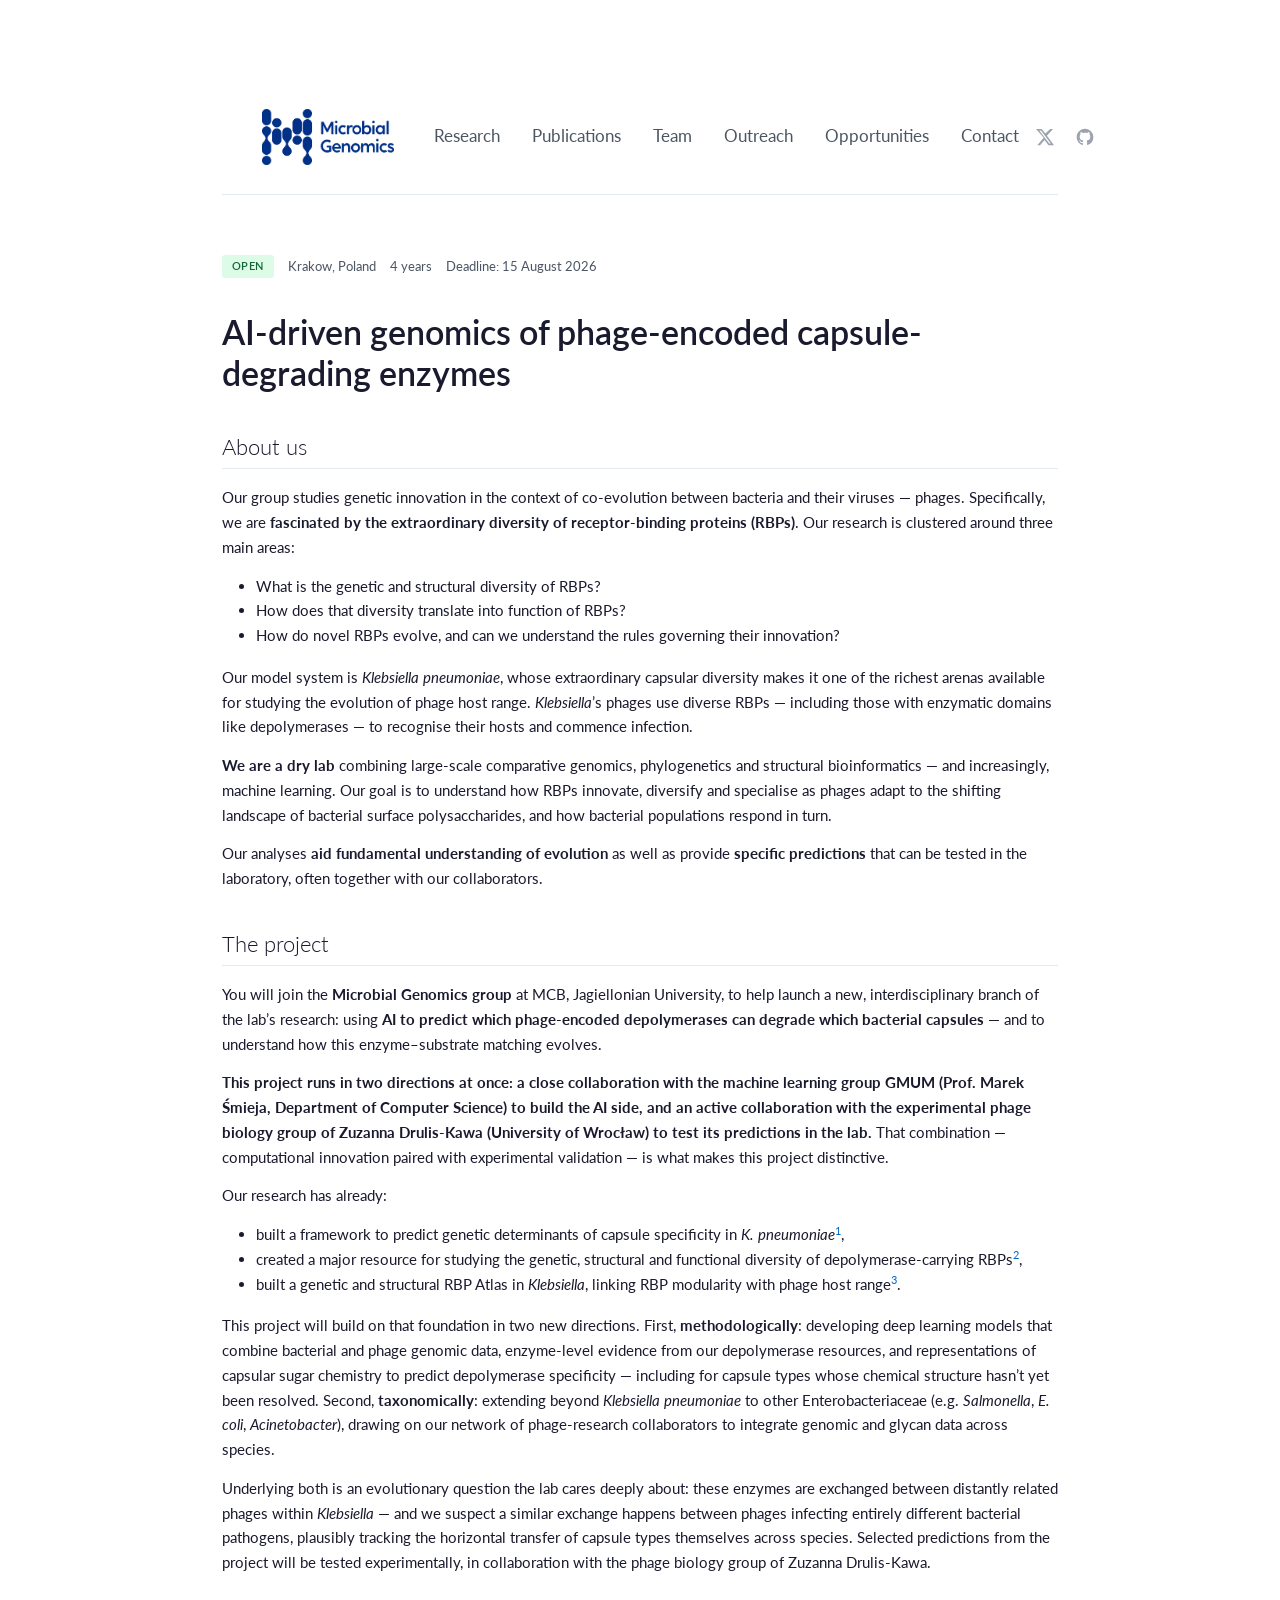
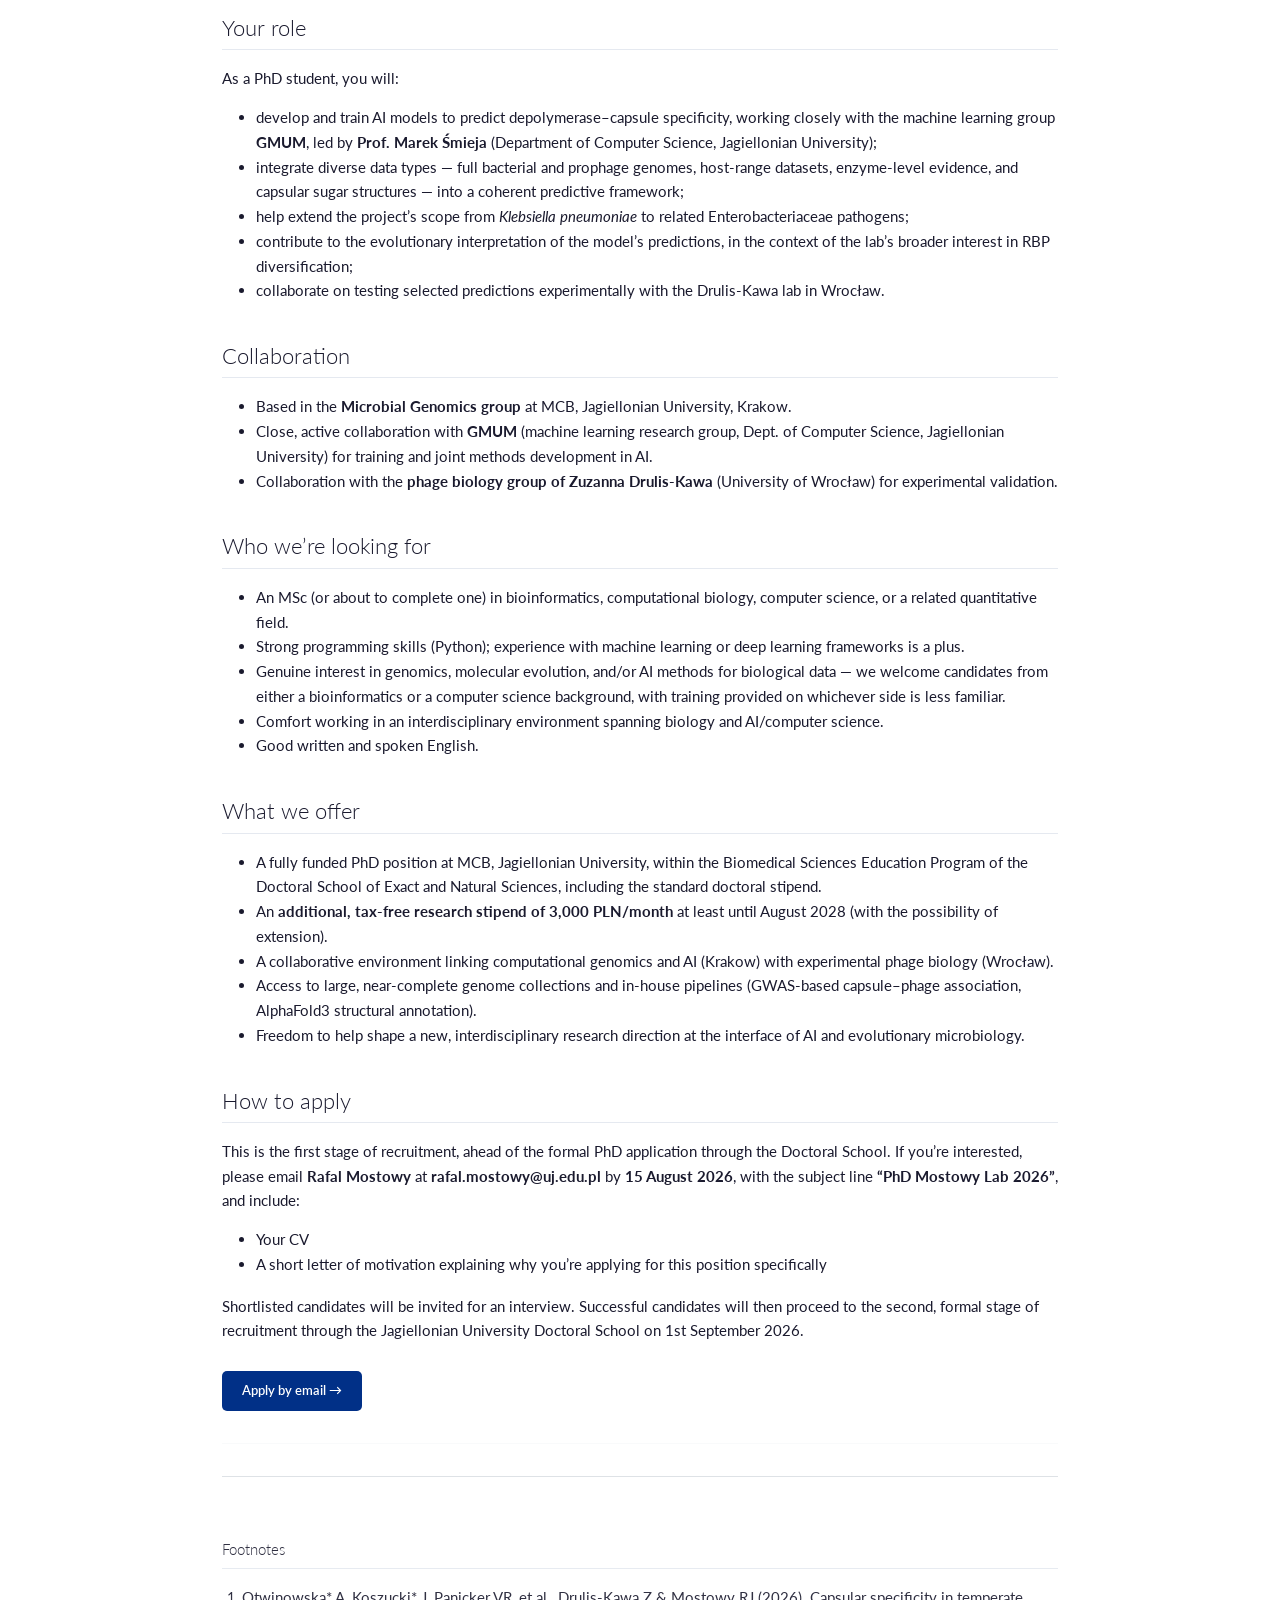
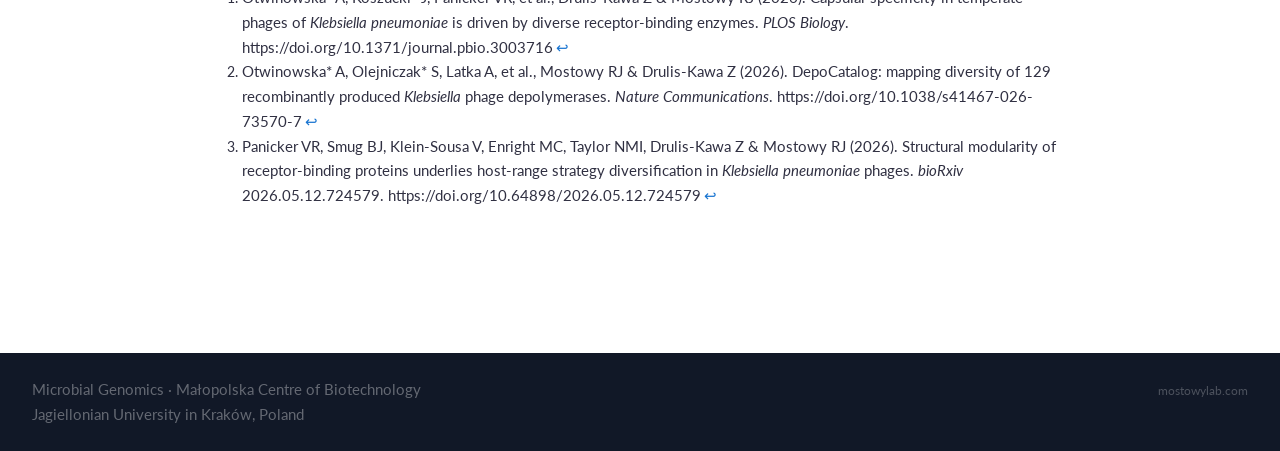
<file: job-phd-ai-depolymerase-2026.html>
<!DOCTYPE html>
<html xmlns="http://www.w3.org/1999/xhtml" lang="en" xml:lang="en"><head>

<meta charset="utf-8">
<meta name="generator" content="quarto-1.9.37">

<meta name="viewport" content="width=device-width, initial-scale=1.0, user-scalable=yes">


<title>job-phd-ai-depolymerase-2026 – Microbial Genomics</title>
<style>
/* Default styles provided by pandoc.
** See https://pandoc.org/MANUAL.html#variables-for-html for config info.
*/
code{white-space: pre-wrap;}
span.smallcaps{font-variant: small-caps;}
div.columns{display: flex; gap: min(4vw, 1.5em);}
div.column{flex: auto; overflow-x: auto;}
div.hanging-indent{margin-left: 1.5em; text-indent: -1.5em;}
ul.task-list{list-style: none;}
ul.task-list li input[type="checkbox"] {
  width: 0.8em;
  margin: 0 0.8em 0.2em -1em; /* quarto-specific, see https://github.com/quarto-dev/quarto-cli/issues/4556 */ 
  vertical-align: middle;
}
</style>


<script src="site_libs/quarto-nav/quarto-nav.js"></script>
<script src="site_libs/quarto-nav/headroom.min.js"></script>
<script src="site_libs/clipboard/clipboard.min.js"></script>
<script src="site_libs/quarto-search/autocomplete.umd.js"></script>
<script src="site_libs/quarto-search/fuse.min.js"></script>
<script src="site_libs/quarto-search/quarto-search.js"></script>
<meta name="quarto:offset" content="./">
<link href="./assets/favicon.png" rel="icon" type="image/png">
<script src="site_libs/quarto-html/quarto.js" type="module"></script>
<script src="site_libs/quarto-html/tabsets/tabsets.js" type="module"></script>
<script src="site_libs/quarto-html/popper.min.js"></script>
<script src="site_libs/quarto-html/tippy.umd.min.js"></script>
<script src="site_libs/quarto-html/anchor.min.js"></script>
<link href="site_libs/quarto-html/tippy.css" rel="stylesheet">
<link href="site_libs/quarto-html/quarto-syntax-highlighting-7f8f88aac4f3542376d5c11b86a4c14d.css" rel="stylesheet" id="quarto-text-highlighting-styles">
<script src="site_libs/bootstrap/bootstrap.min.js"></script>
<link href="site_libs/bootstrap/bootstrap-icons.css" rel="stylesheet">
<link href="site_libs/bootstrap/bootstrap-13ce6108a38e2e1c3322c3dd5537827d.min.css" rel="stylesheet" append-hash="true" id="quarto-bootstrap" data-mode="light">
<script id="quarto-search-options" type="application/json">{
  "location": "navbar",
  "copy-button": false,
  "collapse-after": 3,
  "panel-placement": "end",
  "type": "overlay",
  "limit": 50,
  "keyboard-shortcut": [
    "f",
    "/",
    "s"
  ],
  "show-item-context": false,
  "language": {
    "search-no-results-text": "No results",
    "search-matching-documents-text": "matching documents",
    "search-copy-link-title": "Copy link to search",
    "search-hide-matches-text": "Hide additional matches",
    "search-more-match-text": "more match in this document",
    "search-more-matches-text": "more matches in this document",
    "search-clear-button-title": "Clear",
    "search-text-placeholder": "",
    "search-detached-cancel-button-title": "Cancel",
    "search-submit-button-title": "Submit",
    "search-label": "Search"
  }
}</script>
<style>html{ scroll-behavior: smooth; }</style>


<link rel="stylesheet" href="styles.css">
<meta property="og:title" content="Microbial Genomics">
<meta property="og:image" content="https://mostowylab.com/assets/logo.png">
<meta property="og:site_name" content="Microbial Genomics">
<meta property="og:image:alt" content="Microbial Genomics">
<meta property="og:image:height" content="1140">
<meta property="og:image:width" content="2690">
<meta name="twitter:title" content="Microbial Genomics">
<meta name="twitter:image" content="https://mostowylab.com/assets/logo.png">
<meta name="twitter:image:alt" content="Microbial Genomics">
<meta name="twitter:image-height" content="1140">
<meta name="twitter:image-width" content="2690">
<meta name="twitter:card" content="summary_large_image">
</head>

<body class="nav-fixed quarto-light">

<div id="quarto-search-results"></div>
  <header id="quarto-header" class="headroom fixed-top">
    <nav class="navbar navbar-expand-lg " data-bs-theme="dark">
      <div class="navbar-container container-fluid">
        <div class="quarto-navbar-tools tools-end">
</div>
          <div id="quarto-search" class="" title="Search"></div>
      </div> <!-- /container-fluid -->
    </nav>
</header>
<!-- content -->
<div id="quarto-content" class="quarto-container page-columns page-rows-contents page-layout-full page-navbar">
<!-- sidebar -->
<!-- margin-sidebar -->
    
<!-- main -->
<main class="content column-page" id="quarto-document-content"><header id="title-block-header" class="quarto-title-block"></header>
<nav id="site-nav">
  <div id="nav-left"></div>

  <div id="site-nav-inner">
    <a href="./" id="nav-logo">
      <img src="assets/logo.png" alt="Microbial Genomics">
    </a>
    <div id="nav-links">
      <a href="research.html">Research</a>
      <a href="publications.html">Publications</a>
      <a href="team.html">Team</a>
      <a href="outreach.html">Outreach</a>
      <a href="opportunities.html">Opportunities</a>
      <a href="contact.html">Contact</a>
    </div>
  </div>

  <div id="nav-right">
    <div id="nav-icons">
      <a href="https://twitter.com/RafalMostowy" target="_blank" aria-label="Twitter">
        <svg xmlns="http://www.w3.org/2000/svg" width="20" height="20" viewbox="0 0 24 24" fill="currentColor"><path d="M18.244 2.25h3.308l-7.227 8.26 8.502 11.24H16.17l-4.714-6.231-5.401 6.231H2.744l7.737-8.835L1.254 2.25H8.08l4.253 5.622 5.912-5.622zm-1.161 17.52h1.833L7.084 4.126H5.117z"></path></svg>
      </a>
      <a href="https://github.com/bioinf-mcb" target="_blank" aria-label="GitHub">
        <svg xmlns="http://www.w3.org/2000/svg" width="20" height="20" viewbox="0 0 24 24" fill="currentColor"><path d="M12 2C6.477 2 2 6.484 2 12.017c0 4.425 2.865 8.18 6.839 9.504.5.092.682-.217.682-.483 0-.237-.008-.868-.013-1.703-2.782.605-3.369-1.343-3.369-1.343-.454-1.158-1.11-1.466-1.11-1.466-.908-.62.069-.608.069-.608 1.003.07 1.531 1.032 1.531 1.032.892 1.53 2.341 1.088 2.91.832.092-.647.35-1.088.636-1.338-2.22-.253-4.555-1.113-4.555-4.951 0-1.093.39-1.988 1.029-2.688-.103-.253-.446-1.272.098-2.65 0 0 .84-.27 2.75 1.026A9.564 9.564 0 0112 6.844c.85.004 1.705.115 2.504.337 1.909-1.296 2.747-1.027 2.747-1.027.546 1.379.202 2.398.1 2.651.64.7 1.028 1.595 1.028 2.688 0 3.848-2.339 4.695-4.566 4.943.359.309.678.92.678 1.855 0 1.338-.012 2.419-.012 2.747 0 .268.18.58.688.482A10.019 10.019 0 0022 12.017C22 6.484 17.522 2 12 2z"></path></svg>
      </a>
    </div>
    <button id="nav-hamburger" aria-label="Toggle menu" aria-expanded="false">
      <span></span><span></span><span></span>
    </button>
  </div>
</nav>

<style>
#quarto-header { display: none !important; }

/* ── Desktop: 3-column flex ── */
#site-nav {
  position: sticky;
  top: 0;
  z-index: 1000;
  width: 100%;
  background: #fff;
  border-bottom: 0.5px solid #E5E9F0;
  display: flex;
  align-items: center;
  height: 116px;
  padding: 0 40px;
  box-sizing: border-box;
}

#nav-left  { flex: 1; }
#nav-right { flex: 1; display: flex; align-items: center; justify-content: flex-end; gap: 20px; }

#site-nav-inner {
  display: flex;
  align-items: center;
  flex-shrink: 0;
}

#nav-logo {
  display: flex;
  align-items: center;
  margin-right: 24px;
  border: none !important;
  text-decoration: none;
  flex-shrink: 0;
}
#nav-logo img {
  height: 56px;
  width: auto;
  mix-blend-mode: multiply;
  display: block;
}

#nav-links {
  display: flex;
  align-items: center;
  gap: 0;
}
#nav-links a {
  font-family: 'Lato', sans-serif;
  font-size: 17px;
  font-weight: 400;
  color: #4B5563;
  padding: 8px 16px;
  border-radius: 4px;
  border: none !important;
  text-decoration: none;
  white-space: nowrap;
  transition: color 0.15s, background 0.15s;
}
#nav-links a:hover { color: #003087; background: #F4F7FB; }

#nav-icons { display: flex; align-items: center; gap: 20px; }
#nav-icons a {
  color: #9CA3AF;
  border: none !important;
  text-decoration: none;
  display: flex;
  align-items: center;
  transition: color 0.15s;
}
#nav-icons a:hover { color: #003087; }

/* Hamburger — hidden on desktop */
#nav-hamburger {
  display: none;
  flex-direction: column;
  justify-content: center;
  gap: 5px;
  width: 36px;
  height: 36px;
  background: none;
  border: none;
  cursor: pointer;
  padding: 4px;
  border-radius: 4px;
}
#nav-hamburger span {
  display: block;
  width: 24px;
  height: 2px;
  background: #4B5563;
  border-radius: 2px;
  transition: all 0.25s;
  transform-origin: center;
}
/* Animate to X when open */
#nav-hamburger.open span:nth-child(1) { transform: translateY(7px) rotate(45deg); }
#nav-hamburger.open span:nth-child(2) { opacity: 0; }
#nav-hamburger.open span:nth-child(3) { transform: translateY(-7px) rotate(-45deg); }

/* ── Mobile: below 820px ── */
@media (max-width: 820px) {
  #site-nav {
    height: auto;
    min-height: 72px;
    flex-wrap: wrap;
    padding: 0 20px;
    align-items: center;
  }

  /* Hide spacer */
  #nav-left { display: none; }

  /* Logo takes natural width */
  #site-nav-inner { flex: 1; }
  #nav-logo img { height: 40px; }

  /* Right: just icons + hamburger */
  #nav-right {
    flex: 0;
    gap: 16px;
    padding: 16px 0;
  }

  #nav-hamburger { display: flex; }

  /* Nav links: hidden by default, shown when open */
  #nav-links {
    display: none;
    flex-direction: column;
    align-items: flex-start;
    width: 100%;
    padding: 8px 0 16px;
    border-top: 0.5px solid #E5E9F0;
    gap: 0;
    /* Full-width row below logo+icons */
    order: 10;
    flex-basis: 100%;
  }
  #nav-links.open { display: flex; }
  #nav-links a {
    width: 100%;
    font-size: 16px;
    padding: 10px 4px;
    border-radius: 0;
    border-bottom: 0.5px solid #F4F7FB !important;
  }
  #nav-links a:last-child { border-bottom: none !important; }
}
</style>

<script>
document.addEventListener("DOMContentLoaded", function () {
  var btn   = document.getElementById("nav-hamburger");
  var links = document.getElementById("nav-links");
  if (!btn || !links) return;
  btn.addEventListener("click", function () {
    var open = links.classList.toggle("open");
    btn.classList.toggle("open", open);
    btn.setAttribute("aria-expanded", open);
  });
  // Close menu when a link is clicked
  links.querySelectorAll("a").forEach(function (a) {
    a.addEventListener("click", function () {
      links.classList.remove("open");
      btn.classList.remove("open");
      btn.setAttribute("aria-expanded", false);
    });
  });
});
</script>




<div style="height: 4rem;"></div>
<div class="jobad-header">
  <span class="jobad-pill pill-open">Open</span>
  <span class="jobad-meta-item">Krakow, Poland</span>
  <span class="jobad-meta-item">4 years</span>
  <span class="jobad-meta-item">Deadline: 15 August 2026</span>
</div>
<section id="ai-driven-genomics-of-phage-encoded-capsule-degrading-enzymes" class="level1">
<h1>AI-driven genomics of phage-encoded capsule-degrading enzymes</h1>
<section id="about-us" class="level2">
<h2 class="anchored" data-anchor-id="about-us">About us</h2>
<p>Our group studies genetic innovation in the context of co-evolution between bacteria and their viruses — phages. Specifically, we are <strong>fascinated by the extraordinary diversity of receptor-binding proteins (RBPs)</strong>. Our research is clustered around three main areas:</p>
<ul>
<li>What is the genetic and structural diversity of RBPs?</li>
<li>How does that diversity translate into function of RBPs?</li>
<li>How do novel RBPs evolve, and can we understand the rules governing their innovation?</li>
</ul>
<p>Our model system is <em>Klebsiella pneumoniae</em>, whose extraordinary capsular diversity makes it one of the richest arenas available for studying the evolution of phage host range. <em>Klebsiella</em>’s phages use diverse RBPs — including those with enzymatic domains like depolymerases — to recognise their hosts and commence infection.</p>
<p><strong>We are a dry lab</strong> combining large-scale comparative genomics, phylogenetics and structural bioinformatics — and increasingly, machine learning. Our goal is to understand how RBPs innovate, diversify and specialise as phages adapt to the shifting landscape of bacterial surface polysaccharides, and how bacterial populations respond in turn.</p>
<p>Our analyses <strong>aid fundamental understanding of evolution</strong> as well as provide <strong>specific predictions</strong> that can be tested in the laboratory, often together with our collaborators.</p>
</section>
<section id="the-project" class="level2">
<h2 class="anchored" data-anchor-id="the-project">The project</h2>
<p>You will join the <strong>Microbial Genomics group</strong> at MCB, Jagiellonian University, to help launch a new, interdisciplinary branch of the lab’s research: using <strong>AI to predict which phage-encoded depolymerases can degrade which bacterial capsules</strong> — and to understand how this enzyme–substrate matching evolves.</p>
<p><strong>This project runs in two directions at once: a close collaboration with the machine learning group GMUM (Prof.&nbsp;Marek Śmieja, Department of Computer Science) to build the AI side, and an active collaboration with the experimental phage biology group of Zuzanna Drulis-Kawa (University of Wrocław) to test its predictions in the lab.</strong> That combination — computational innovation paired with experimental validation — is what makes this project distinctive.</p>
<p>Our research has already:</p>
<ul>
<li>built a framework to predict genetic determinants of capsule specificity in <em>K. pneumoniae</em><a href="#fn1" class="footnote-ref" id="fnref1" role="doc-noteref"><sup>1</sup></a>,</li>
<li>created a major resource for studying the genetic, structural and functional diversity of depolymerase-carrying RBPs<a href="#fn2" class="footnote-ref" id="fnref2" role="doc-noteref"><sup>2</sup></a>,</li>
<li>built a genetic and structural RBP Atlas in <em>Klebsiella</em>, linking RBP modularity with phage host range<a href="#fn3" class="footnote-ref" id="fnref3" role="doc-noteref"><sup>3</sup></a>.</li>
</ul>
<p>This project will build on that foundation in two new directions. First, <strong>methodologically</strong>: developing deep learning models that combine bacterial and phage genomic data, enzyme-level evidence from our depolymerase resources, and representations of capsular sugar chemistry to predict depolymerase specificity — including for capsule types whose chemical structure hasn’t yet been resolved. Second, <strong>taxonomically</strong>: extending beyond <em>Klebsiella pneumoniae</em> to other Enterobacteriaceae (e.g.&nbsp;<em>Salmonella</em>, <em>E. coli</em>, <em>Acinetobacter</em>), drawing on our network of phage-research collaborators to integrate genomic and glycan data across species.</p>
<p>Underlying both is an evolutionary question the lab cares deeply about: these enzymes are exchanged between distantly related phages within <em>Klebsiella</em> — and we suspect a similar exchange happens between phages infecting entirely different bacterial pathogens, plausibly tracking the horizontal transfer of capsule types themselves across species. Selected predictions from the project will be tested experimentally, in collaboration with the phage biology group of Zuzanna Drulis-Kawa.</p>
</section>
<section id="your-role" class="level2">
<h2 class="anchored" data-anchor-id="your-role">Your role</h2>
<p>As a PhD student, you will:</p>
<ul>
<li>develop and train AI models to predict depolymerase–capsule specificity, working closely with the machine learning group <strong>GMUM</strong>, led by <strong>Prof.&nbsp;Marek Śmieja</strong> (Department of Computer Science, Jagiellonian University);</li>
<li>integrate diverse data types — full bacterial and prophage genomes, host-range datasets, enzyme-level evidence, and capsular sugar structures — into a coherent predictive framework;</li>
<li>help extend the project’s scope from <em>Klebsiella pneumoniae</em> to related Enterobacteriaceae pathogens;</li>
<li>contribute to the evolutionary interpretation of the model’s predictions, in the context of the lab’s broader interest in RBP diversification;</li>
<li>collaborate on testing selected predictions experimentally with the Drulis-Kawa lab in Wrocław.</li>
</ul>
</section>
<section id="collaboration" class="level2">
<h2 class="anchored" data-anchor-id="collaboration">Collaboration</h2>
<ul>
<li>Based in the <strong>Microbial Genomics group</strong> at MCB, Jagiellonian University, Krakow.</li>
<li>Close, active collaboration with <strong>GMUM</strong> (machine learning research group, Dept. of Computer Science, Jagiellonian University) for training and joint methods development in AI.</li>
<li>Collaboration with the <strong>phage biology group of Zuzanna Drulis-Kawa</strong> (University of Wrocław) for experimental validation.</li>
</ul>
</section>
<section id="who-were-looking-for" class="level2">
<h2 class="anchored" data-anchor-id="who-were-looking-for">Who we’re looking for</h2>
<ul>
<li>An MSc (or about to complete one) in bioinformatics, computational biology, computer science, or a related quantitative field.</li>
<li>Strong programming skills (Python); experience with machine learning or deep learning frameworks is a plus.</li>
<li>Genuine interest in genomics, molecular evolution, and/or AI methods for biological data — we welcome candidates from either a bioinformatics or a computer science background, with training provided on whichever side is less familiar.</li>
<li>Comfort working in an interdisciplinary environment spanning biology and AI/computer science.</li>
<li>Good written and spoken English.</li>
</ul>
</section>
<section id="what-we-offer" class="level2">
<h2 class="anchored" data-anchor-id="what-we-offer">What we offer</h2>
<ul>
<li>A fully funded PhD position at MCB, Jagiellonian University, within the Biomedical Sciences Education Program of the Doctoral School of Exact and Natural Sciences, including the standard doctoral stipend.</li>
<li>An <strong>additional, tax-free research stipend of 3,000 PLN/month</strong> at least until August 2028 (with the possibility of extension).</li>
<li>A collaborative environment linking computational genomics and AI (Krakow) with experimental phage biology (Wrocław).</li>
<li>Access to large, near-complete genome collections and in-house pipelines (GWAS-based capsule–phage association, AlphaFold3 structural annotation).</li>
<li>Freedom to help shape a new, interdisciplinary research direction at the interface of AI and evolutionary microbiology.</li>
</ul>
</section>
<section id="how-to-apply" class="level2">
<h2 class="anchored" data-anchor-id="how-to-apply">How to apply</h2>
<p>This is the first stage of recruitment, ahead of the formal PhD application through the Doctoral School. If you’re interested, please email <strong>Rafal Mostowy</strong> at <strong>rafal.mostowy@uj.edu.pl</strong> by <strong>15 August 2026</strong>, with the subject line <strong>“PhD Mostowy Lab 2026”</strong>, and include:</p>
<ul>
<li>Your CV</li>
<li>A short letter of motivation explaining why you’re applying for this position specifically</li>
</ul>
<p>Shortlisted candidates will be invited for an interview. Successful candidates will then proceed to the second, formal stage of recruitment through the Jagiellonian University Doctoral School on 1st September 2026.</p>
<p><a class="btn-lab" href="mailto:rafal.mostowy@uj.edu.pl?subject=PhD%20application%20-%20AI-driven%20genomics%20of%20phage-encoded%20enzymes">Apply by email →</a></p>
<hr>


</section>
</section>


<div id="quarto-appendix" class="default"><section id="footnotes" class="footnotes footnotes-end-of-document" role="doc-endnotes"><h2 class="anchored quarto-appendix-heading">Footnotes</h2>

<ol>
<li id="fn1"><p>Otwinowska* A, Koszucki* J, Panicker VR, et al., Drulis-Kawa Z &amp; Mostowy RJ (2026). Capsular specificity in temperate phages of <em>Klebsiella pneumoniae</em> is driven by diverse receptor-binding enzymes. <em>PLOS Biology</em>. https://doi.org/10.1371/journal.pbio.3003716<a href="#fnref1" class="footnote-back" role="doc-backlink">↩︎</a></p></li>
<li id="fn2"><p>Otwinowska* A, Olejniczak* S, Latka A, et al., Mostowy RJ &amp; Drulis-Kawa Z (2026). DepoCatalog: mapping diversity of 129 recombinantly produced <em>Klebsiella</em> phage depolymerases. <em>Nature Communications</em>. https://doi.org/10.1038/s41467-026-73570-7<a href="#fnref2" class="footnote-back" role="doc-backlink">↩︎</a></p></li>
<li id="fn3"><p>Panicker VR, Smug BJ, Klein-Sousa V, Enright MC, Taylor NMI, Drulis-Kawa Z &amp; Mostowy RJ (2026). Structural modularity of receptor-binding proteins underlies host-range strategy diversification in <em>Klebsiella pneumoniae</em> phages. <em>bioRxiv</em> 2026.05.12.724579. https://doi.org/10.64898/2026.05.12.724579<a href="#fnref3" class="footnote-back" role="doc-backlink">↩︎</a></p></li>
</ol>
</section></div></main> <!-- /main -->
<script id="quarto-html-after-body" type="application/javascript">
  window.document.addEventListener("DOMContentLoaded", function (event) {
    const icon = "";
    const anchorJS = new window.AnchorJS();
    anchorJS.options = {
      placement: 'right',
      icon: icon
    };
    anchorJS.add('.anchored');
    const isCodeAnnotation = (el) => {
      for (const clz of el.classList) {
        if (clz.startsWith('code-annotation-')) {                     
          return true;
        }
      }
      return false;
    }
    const onCopySuccess = function(e) {
      // button target
      const button = e.trigger;
      // don't keep focus
      button.blur();
      // flash "checked"
      button.classList.add('code-copy-button-checked');
      var currentTitle = button.getAttribute("title");
      button.setAttribute("title", "Copied!");
      let tooltip;
      if (window.bootstrap) {
        button.setAttribute("data-bs-toggle", "tooltip");
        button.setAttribute("data-bs-placement", "left");
        button.setAttribute("data-bs-title", "Copied!");
        tooltip = new bootstrap.Tooltip(button, 
          { trigger: "manual", 
            customClass: "code-copy-button-tooltip",
            offset: [0, -8]});
        tooltip.show();    
      }
      setTimeout(function() {
        if (tooltip) {
          tooltip.hide();
          button.removeAttribute("data-bs-title");
          button.removeAttribute("data-bs-toggle");
          button.removeAttribute("data-bs-placement");
        }
        button.setAttribute("title", currentTitle);
        button.classList.remove('code-copy-button-checked');
      }, 1000);
      // clear code selection
      e.clearSelection();
    }
    const getTextToCopy = function(trigger) {
      const outerScaffold = trigger.parentElement.cloneNode(true);
      const codeEl = outerScaffold.querySelector('code');
      for (const childEl of codeEl.children) {
        if (isCodeAnnotation(childEl)) {
          childEl.remove();
        }
      }
      return codeEl.innerText;
    }
    const clipboard = new window.ClipboardJS('.code-copy-button:not([data-in-quarto-modal])', {
      text: getTextToCopy
    });
    clipboard.on('success', onCopySuccess);
    if (window.document.getElementById('quarto-embedded-source-code-modal')) {
      const clipboardModal = new window.ClipboardJS('.code-copy-button[data-in-quarto-modal]', {
        text: getTextToCopy,
        container: window.document.getElementById('quarto-embedded-source-code-modal')
      });
      clipboardModal.on('success', onCopySuccess);
    }
      var localhostRegex = new RegExp(/^(?:http|https):\/\/localhost\:?[0-9]*\//);
      var mailtoRegex = new RegExp(/^mailto:/);
        var filterRegex = new RegExp("https:\/\/mostowylab\.com");
      var isInternal = (href) => {
          return filterRegex.test(href) || localhostRegex.test(href) || mailtoRegex.test(href);
      }
      // Inspect non-navigation links and adorn them if external
     var links = window.document.querySelectorAll('a[href]:not(.nav-link):not(.navbar-brand):not(.toc-action):not(.sidebar-link):not(.sidebar-item-toggle):not(.pagination-link):not(.no-external):not([aria-hidden]):not(.dropdown-item):not(.quarto-navigation-tool):not(.about-link)');
      for (var i=0; i<links.length; i++) {
        const link = links[i];
        if (!isInternal(link.href)) {
          // undo the damage that might have been done by quarto-nav.js in the case of
          // links that we want to consider external
          if (link.dataset.originalHref !== undefined) {
            link.href = link.dataset.originalHref;
          }
            // target, if specified
            link.setAttribute("target", "_blank");
            if (link.getAttribute("rel") === null) {
              link.setAttribute("rel", "noopener");
            }
        }
      }
    function tippyHover(el, contentFn, onTriggerFn, onUntriggerFn) {
      const config = {
        allowHTML: true,
        maxWidth: 500,
        delay: 100,
        arrow: false,
        appendTo: function(el) {
            return el.parentElement;
        },
        interactive: true,
        interactiveBorder: 10,
        theme: 'quarto',
        placement: 'bottom-start',
      };
      if (contentFn) {
        config.content = contentFn;
      }
      if (onTriggerFn) {
        config.onTrigger = onTriggerFn;
      }
      if (onUntriggerFn) {
        config.onUntrigger = onUntriggerFn;
      }
      window.tippy(el, config); 
    }
    const noterefs = window.document.querySelectorAll('a[role="doc-noteref"]');
    for (var i=0; i<noterefs.length; i++) {
      const ref = noterefs[i];
      tippyHover(ref, function() {
        // use id or data attribute instead here
        let href = ref.getAttribute('data-footnote-href') || ref.getAttribute('href');
        try { href = new URL(href).hash; } catch {}
        const id = href.replace(/^#\/?/, "");
        const note = window.document.getElementById(id);
        if (note) {
          return note.innerHTML;
        } else {
          return "";
        }
      });
    }
    const xrefs = window.document.querySelectorAll('a.quarto-xref');
    const processXRef = (id, note) => {
      // Strip column container classes
      const stripColumnClz = (el) => {
        el.classList.remove("page-full", "page-columns");
        if (el.children) {
          for (const child of el.children) {
            stripColumnClz(child);
          }
        }
      }
      stripColumnClz(note)
      if (id === null || id.startsWith('sec-')) {
        // Special case sections, only their first couple elements
        const container = document.createElement("div");
        if (note.children && note.children.length > 2) {
          container.appendChild(note.children[0].cloneNode(true));
          for (let i = 1; i < note.children.length; i++) {
            const child = note.children[i];
            if (child.tagName === "P" && child.innerText === "") {
              continue;
            } else {
              container.appendChild(child.cloneNode(true));
              break;
            }
          }
          if (window.Quarto?.typesetMath) {
            window.Quarto.typesetMath(container);
          }
          return container.innerHTML
        } else {
          if (window.Quarto?.typesetMath) {
            window.Quarto.typesetMath(note);
          }
          return note.innerHTML;
        }
      } else {
        // Remove any anchor links if they are present
        const anchorLink = note.querySelector('a.anchorjs-link');
        if (anchorLink) {
          anchorLink.remove();
        }
        if (window.Quarto?.typesetMath) {
          window.Quarto.typesetMath(note);
        }
        if (note.classList.contains("callout")) {
          return note.outerHTML;
        } else {
          return note.innerHTML;
        }
      }
    }
    for (var i=0; i<xrefs.length; i++) {
      const xref = xrefs[i];
      tippyHover(xref, undefined, function(instance) {
        instance.disable();
        let url = xref.getAttribute('href');
        let hash = undefined; 
        if (url.startsWith('#')) {
          hash = url;
        } else {
          try { hash = new URL(url).hash; } catch {}
        }
        if (hash) {
          const id = hash.replace(/^#\/?/, "");
          const note = window.document.getElementById(id);
          if (note !== null) {
            try {
              const html = processXRef(id, note.cloneNode(true));
              instance.setContent(html);
            } finally {
              instance.enable();
              instance.show();
            }
          } else {
            // See if we can fetch this
            fetch(url.split('#')[0])
            .then(res => res.text())
            .then(html => {
              const parser = new DOMParser();
              const htmlDoc = parser.parseFromString(html, "text/html");
              const note = htmlDoc.getElementById(id);
              if (note !== null) {
                const html = processXRef(id, note);
                instance.setContent(html);
              } 
            }).finally(() => {
              instance.enable();
              instance.show();
            });
          }
        } else {
          // See if we can fetch a full url (with no hash to target)
          // This is a special case and we should probably do some content thinning / targeting
          fetch(url)
          .then(res => res.text())
          .then(html => {
            const parser = new DOMParser();
            const htmlDoc = parser.parseFromString(html, "text/html");
            const note = htmlDoc.querySelector('main.content');
            if (note !== null) {
              // This should only happen for chapter cross references
              // (since there is no id in the URL)
              // remove the first header
              if (note.children.length > 0 && note.children[0].tagName === "HEADER") {
                note.children[0].remove();
              }
              const html = processXRef(null, note);
              instance.setContent(html);
            } 
          }).finally(() => {
            instance.enable();
            instance.show();
          });
        }
      }, function(instance) {
      });
    }
        let selectedAnnoteEl;
        const selectorForAnnotation = ( cell, annotation) => {
          let cellAttr = 'data-code-cell="' + cell + '"';
          let lineAttr = 'data-code-annotation="' +  annotation + '"';
          const selector = 'span[' + cellAttr + '][' + lineAttr + ']';
          return selector;
        }
        const selectCodeLines = (annoteEl) => {
          const doc = window.document;
          const targetCell = annoteEl.getAttribute("data-target-cell");
          const targetAnnotation = annoteEl.getAttribute("data-target-annotation");
          const annoteSpan = window.document.querySelector(selectorForAnnotation(targetCell, targetAnnotation));
          const lines = annoteSpan.getAttribute("data-code-lines").split(",");
          const lineIds = lines.map((line) => {
            return targetCell + "-" + line;
          })
          let top = null;
          let height = null;
          let parent = null;
          if (lineIds.length > 0) {
              //compute the position of the single el (top and bottom and make a div)
              const el = window.document.getElementById(lineIds[0]);
              top = el.offsetTop;
              height = el.offsetHeight;
              parent = el.parentElement.parentElement;
            if (lineIds.length > 1) {
              const lastEl = window.document.getElementById(lineIds[lineIds.length - 1]);
              const bottom = lastEl.offsetTop + lastEl.offsetHeight;
              height = bottom - top;
            }
            if (top !== null && height !== null && parent !== null) {
              // cook up a div (if necessary) and position it 
              let div = window.document.getElementById("code-annotation-line-highlight");
              if (div === null) {
                div = window.document.createElement("div");
                div.setAttribute("id", "code-annotation-line-highlight");
                div.style.position = 'absolute';
                parent.appendChild(div);
              }
              div.style.top = top - 2 + "px";
              div.style.height = height + 4 + "px";
              div.style.left = 0;
              let gutterDiv = window.document.getElementById("code-annotation-line-highlight-gutter");
              if (gutterDiv === null) {
                gutterDiv = window.document.createElement("div");
                gutterDiv.setAttribute("id", "code-annotation-line-highlight-gutter");
                gutterDiv.style.position = 'absolute';
                const codeCell = window.document.getElementById(targetCell);
                const gutter = codeCell.querySelector('.code-annotation-gutter');
                gutter.appendChild(gutterDiv);
              }
              gutterDiv.style.top = top - 2 + "px";
              gutterDiv.style.height = height + 4 + "px";
            }
            selectedAnnoteEl = annoteEl;
          }
        };
        const unselectCodeLines = () => {
          const elementsIds = ["code-annotation-line-highlight", "code-annotation-line-highlight-gutter"];
          elementsIds.forEach((elId) => {
            const div = window.document.getElementById(elId);
            if (div) {
              div.remove();
            }
          });
          selectedAnnoteEl = undefined;
        };
          // Handle positioning of the toggle
      window.addEventListener(
        "resize",
        throttle(() => {
          elRect = undefined;
          if (selectedAnnoteEl) {
            selectCodeLines(selectedAnnoteEl);
          }
        }, 10)
      );
      function throttle(fn, ms) {
      let throttle = false;
      let timer;
        return (...args) => {
          if(!throttle) { // first call gets through
              fn.apply(this, args);
              throttle = true;
          } else { // all the others get throttled
              if(timer) clearTimeout(timer); // cancel #2
              timer = setTimeout(() => {
                fn.apply(this, args);
                timer = throttle = false;
              }, ms);
          }
        };
      }
        // Attach click handler to the DT
        const annoteDls = window.document.querySelectorAll('dt[data-target-cell]');
        for (const annoteDlNode of annoteDls) {
          annoteDlNode.addEventListener('click', (event) => {
            const clickedEl = event.target;
            if (clickedEl !== selectedAnnoteEl) {
              unselectCodeLines();
              const activeEl = window.document.querySelector('dt[data-target-cell].code-annotation-active');
              if (activeEl) {
                activeEl.classList.remove('code-annotation-active');
              }
              selectCodeLines(clickedEl);
              clickedEl.classList.add('code-annotation-active');
            } else {
              // Unselect the line
              unselectCodeLines();
              clickedEl.classList.remove('code-annotation-active');
            }
          });
        }
    const findCites = (el) => {
      const parentEl = el.parentElement;
      if (parentEl) {
        const cites = parentEl.dataset.cites;
        if (cites) {
          return {
            el,
            cites: cites.split(' ')
          };
        } else {
          return findCites(el.parentElement)
        }
      } else {
        return undefined;
      }
    };
    var bibliorefs = window.document.querySelectorAll('a[role="doc-biblioref"]');
    for (var i=0; i<bibliorefs.length; i++) {
      const ref = bibliorefs[i];
      const citeInfo = findCites(ref);
      if (citeInfo) {
        tippyHover(citeInfo.el, function() {
          var popup = window.document.createElement('div');
          citeInfo.cites.forEach(function(cite) {
            var citeDiv = window.document.createElement('div');
            citeDiv.classList.add('hanging-indent');
            citeDiv.classList.add('csl-entry');
            var biblioDiv = window.document.getElementById('ref-' + cite);
            if (biblioDiv) {
              citeDiv.innerHTML = biblioDiv.innerHTML;
            }
            popup.appendChild(citeDiv);
          });
          return popup.innerHTML;
        });
      }
    }
  });
  </script>
</div> <!-- /content -->
<footer class="footer">
  <div class="nav-footer">
    <div class="nav-footer-left">
<p>Microbial Genomics · Małopolska Centre of Biotechnology Jagiellonian University in Kraków, Poland</p>
</div>   
    <div class="nav-footer-center">
      &nbsp;
    </div>
    <div class="nav-footer-right">
<p><a href="https://mostowylab.com">mostowylab.com</a></p>
</div>
  </div>
</footer>




<script src="site_libs/quarto-html/zenscroll-min.js"></script>
</body></html>
</file>
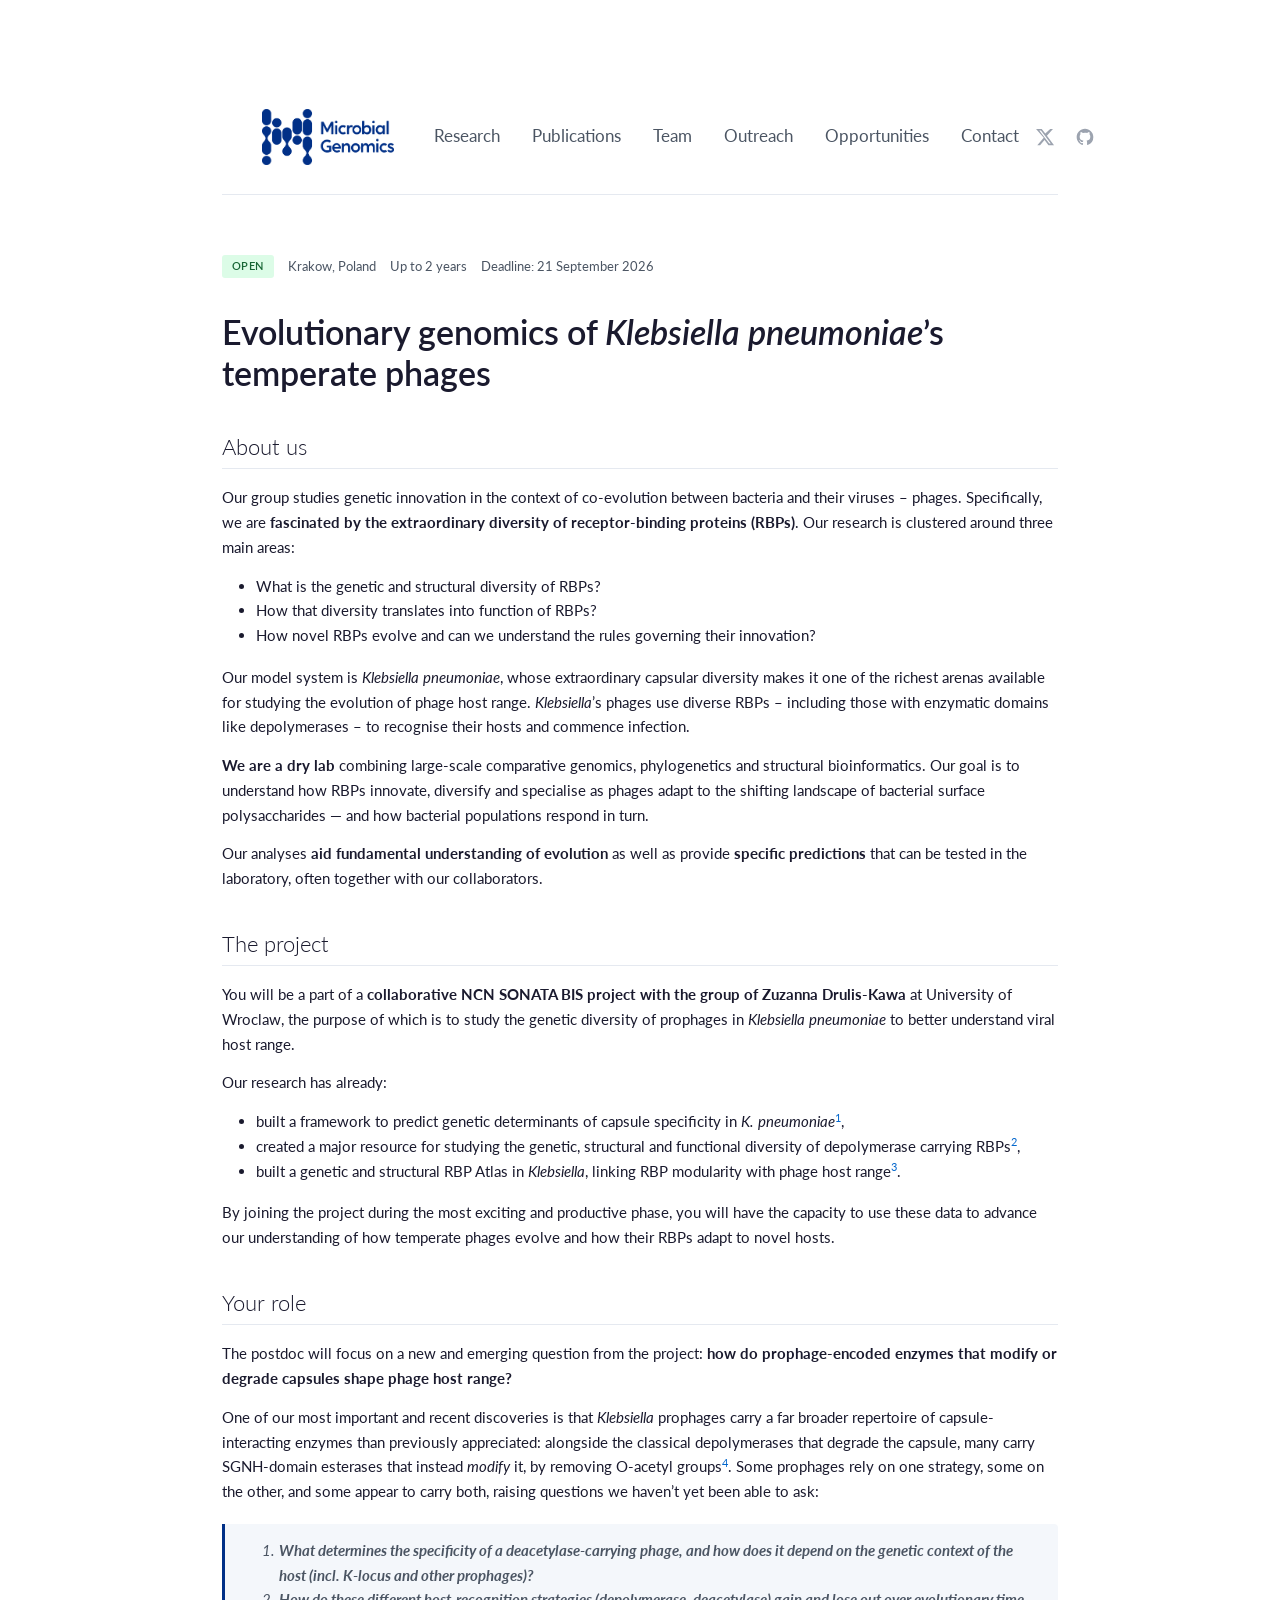
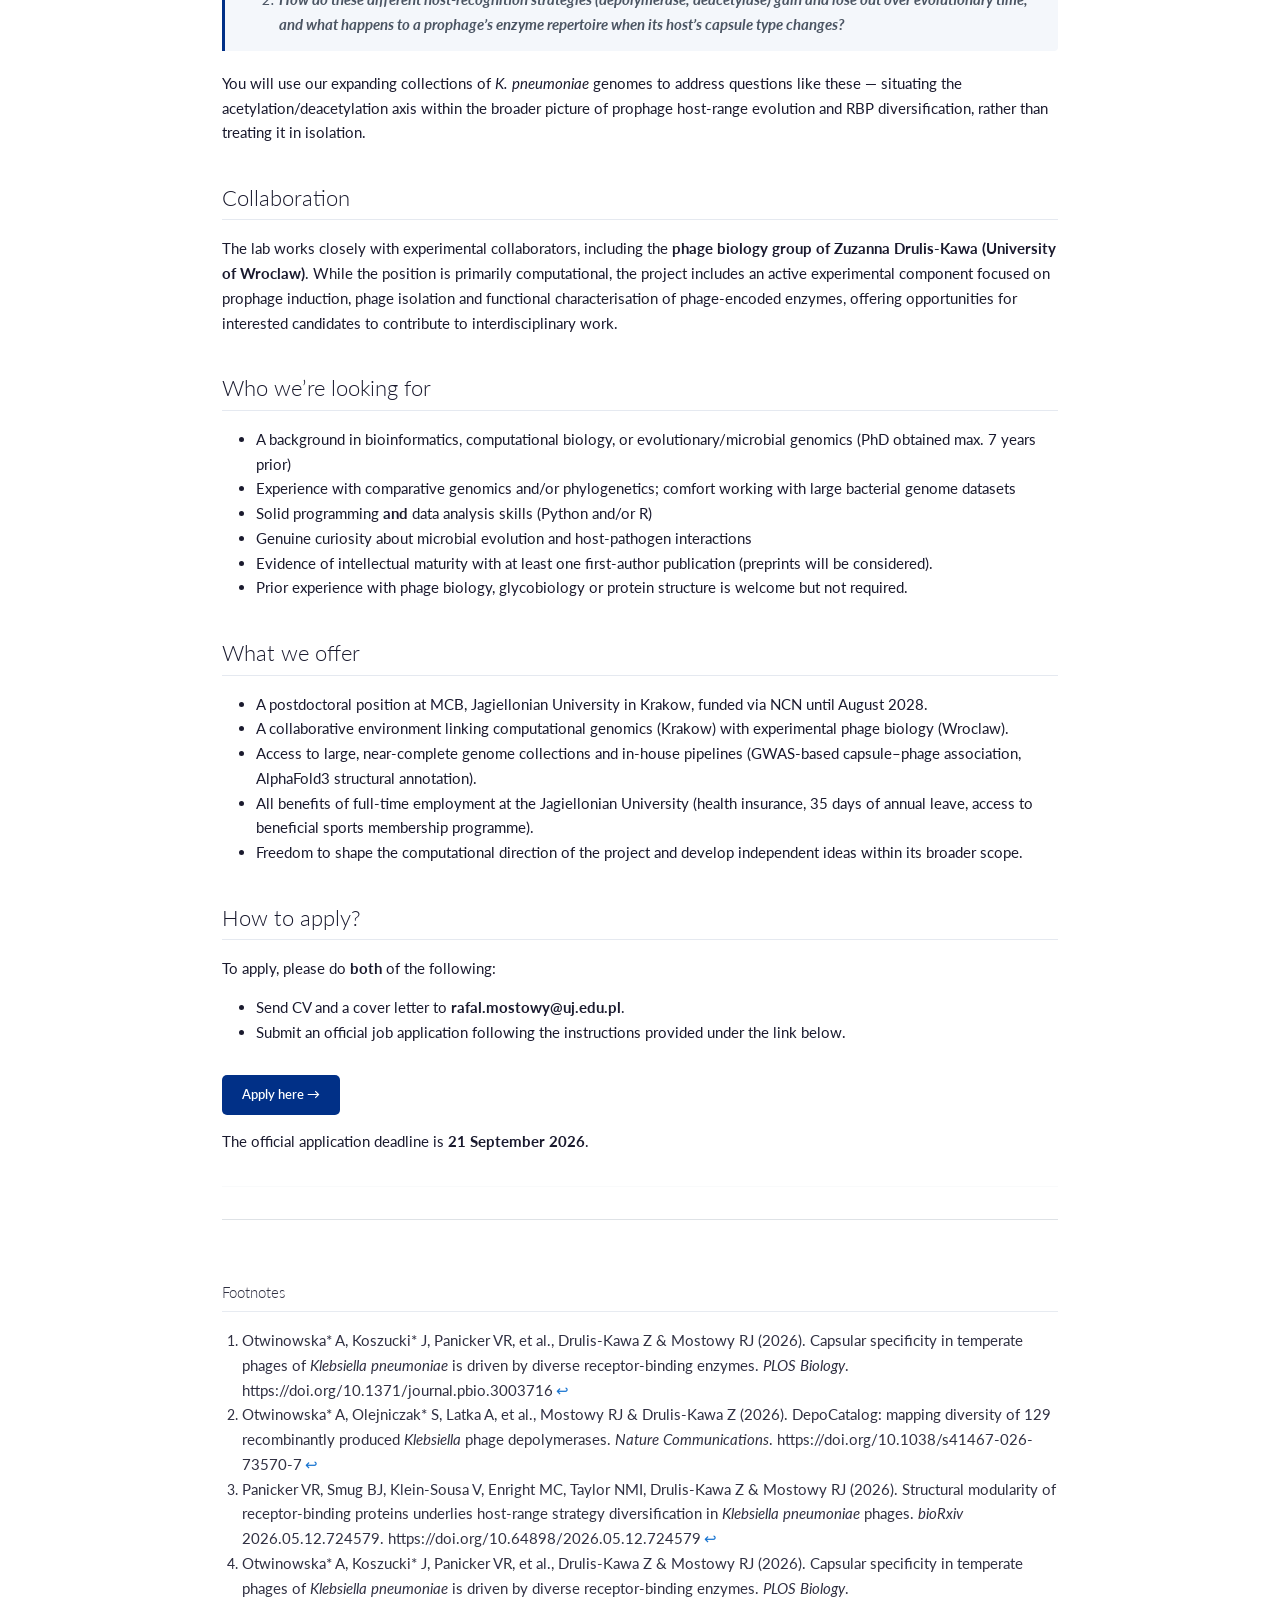
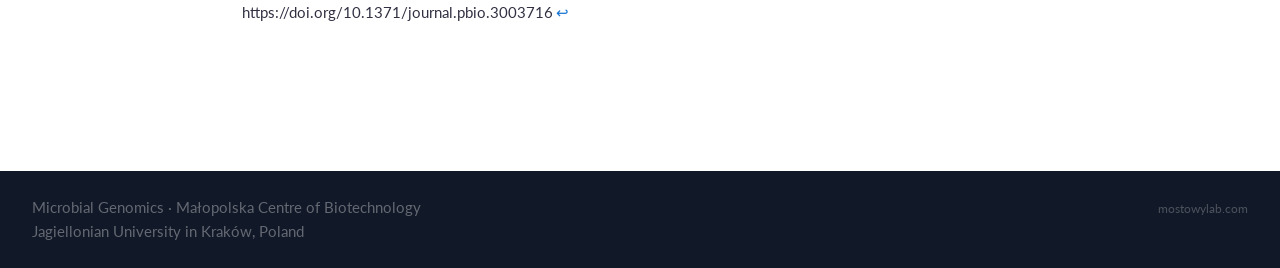
<file: job-postdoc-prophage-evolution-2026.html>
<!DOCTYPE html>
<html xmlns="http://www.w3.org/1999/xhtml" lang="en" xml:lang="en"><head>

<meta charset="utf-8">
<meta name="generator" content="quarto-1.9.37">

<meta name="viewport" content="width=device-width, initial-scale=1.0, user-scalable=yes">


<title>job-postdoc-prophage-evolution-2026 – Microbial Genomics</title>
<style>
/* Default styles provided by pandoc.
** See https://pandoc.org/MANUAL.html#variables-for-html for config info.
*/
code{white-space: pre-wrap;}
span.smallcaps{font-variant: small-caps;}
div.columns{display: flex; gap: min(4vw, 1.5em);}
div.column{flex: auto; overflow-x: auto;}
div.hanging-indent{margin-left: 1.5em; text-indent: -1.5em;}
ul.task-list{list-style: none;}
ul.task-list li input[type="checkbox"] {
  width: 0.8em;
  margin: 0 0.8em 0.2em -1em; /* quarto-specific, see https://github.com/quarto-dev/quarto-cli/issues/4556 */ 
  vertical-align: middle;
}
</style>


<script src="site_libs/quarto-nav/quarto-nav.js"></script>
<script src="site_libs/quarto-nav/headroom.min.js"></script>
<script src="site_libs/clipboard/clipboard.min.js"></script>
<script src="site_libs/quarto-search/autocomplete.umd.js"></script>
<script src="site_libs/quarto-search/fuse.min.js"></script>
<script src="site_libs/quarto-search/quarto-search.js"></script>
<meta name="quarto:offset" content="./">
<link href="./assets/favicon.png" rel="icon" type="image/png">
<script src="site_libs/quarto-html/quarto.js" type="module"></script>
<script src="site_libs/quarto-html/tabsets/tabsets.js" type="module"></script>
<script src="site_libs/quarto-html/popper.min.js"></script>
<script src="site_libs/quarto-html/tippy.umd.min.js"></script>
<script src="site_libs/quarto-html/anchor.min.js"></script>
<link href="site_libs/quarto-html/tippy.css" rel="stylesheet">
<link href="site_libs/quarto-html/quarto-syntax-highlighting-7f8f88aac4f3542376d5c11b86a4c14d.css" rel="stylesheet" id="quarto-text-highlighting-styles">
<script src="site_libs/bootstrap/bootstrap.min.js"></script>
<link href="site_libs/bootstrap/bootstrap-icons.css" rel="stylesheet">
<link href="site_libs/bootstrap/bootstrap-13ce6108a38e2e1c3322c3dd5537827d.min.css" rel="stylesheet" append-hash="true" id="quarto-bootstrap" data-mode="light">
<script id="quarto-search-options" type="application/json">{
  "location": "navbar",
  "copy-button": false,
  "collapse-after": 3,
  "panel-placement": "end",
  "type": "overlay",
  "limit": 50,
  "keyboard-shortcut": [
    "f",
    "/",
    "s"
  ],
  "show-item-context": false,
  "language": {
    "search-no-results-text": "No results",
    "search-matching-documents-text": "matching documents",
    "search-copy-link-title": "Copy link to search",
    "search-hide-matches-text": "Hide additional matches",
    "search-more-match-text": "more match in this document",
    "search-more-matches-text": "more matches in this document",
    "search-clear-button-title": "Clear",
    "search-text-placeholder": "",
    "search-detached-cancel-button-title": "Cancel",
    "search-submit-button-title": "Submit",
    "search-label": "Search"
  }
}</script>
<style>html{ scroll-behavior: smooth; }</style>


<link rel="stylesheet" href="styles.css">
<meta property="og:title" content="Microbial Genomics">
<meta property="og:image" content="https://mostowylab.com/assets/logo.png">
<meta property="og:site_name" content="Microbial Genomics">
<meta property="og:image:alt" content="Microbial Genomics">
<meta property="og:image:height" content="1140">
<meta property="og:image:width" content="2690">
<meta name="twitter:title" content="Microbial Genomics">
<meta name="twitter:image" content="https://mostowylab.com/assets/logo.png">
<meta name="twitter:image:alt" content="Microbial Genomics">
<meta name="twitter:image-height" content="1140">
<meta name="twitter:image-width" content="2690">
<meta name="twitter:card" content="summary_large_image">
</head>

<body class="nav-fixed quarto-light">

<div id="quarto-search-results"></div>
  <header id="quarto-header" class="headroom fixed-top">
    <nav class="navbar navbar-expand-lg " data-bs-theme="dark">
      <div class="navbar-container container-fluid">
        <div class="quarto-navbar-tools tools-end">
</div>
          <div id="quarto-search" class="" title="Search"></div>
      </div> <!-- /container-fluid -->
    </nav>
</header>
<!-- content -->
<div id="quarto-content" class="quarto-container page-columns page-rows-contents page-layout-full page-navbar">
<!-- sidebar -->
<!-- margin-sidebar -->
    
<!-- main -->
<main class="content column-page" id="quarto-document-content"><header id="title-block-header" class="quarto-title-block"></header>
<nav id="site-nav">
  <div id="nav-left"></div>

  <div id="site-nav-inner">
    <a href="./" id="nav-logo">
      <img src="assets/logo.png" alt="Microbial Genomics">
    </a>
    <div id="nav-links">
      <a href="research.html">Research</a>
      <a href="publications.html">Publications</a>
      <a href="team.html">Team</a>
      <a href="outreach.html">Outreach</a>
      <a href="opportunities.html">Opportunities</a>
      <a href="contact.html">Contact</a>
    </div>
  </div>

  <div id="nav-right">
    <div id="nav-icons">
      <a href="https://twitter.com/RafalMostowy" target="_blank" aria-label="Twitter">
        <svg xmlns="http://www.w3.org/2000/svg" width="20" height="20" viewbox="0 0 24 24" fill="currentColor"><path d="M18.244 2.25h3.308l-7.227 8.26 8.502 11.24H16.17l-4.714-6.231-5.401 6.231H2.744l7.737-8.835L1.254 2.25H8.08l4.253 5.622 5.912-5.622zm-1.161 17.52h1.833L7.084 4.126H5.117z"></path></svg>
      </a>
      <a href="https://github.com/bioinf-mcb" target="_blank" aria-label="GitHub">
        <svg xmlns="http://www.w3.org/2000/svg" width="20" height="20" viewbox="0 0 24 24" fill="currentColor"><path d="M12 2C6.477 2 2 6.484 2 12.017c0 4.425 2.865 8.18 6.839 9.504.5.092.682-.217.682-.483 0-.237-.008-.868-.013-1.703-2.782.605-3.369-1.343-3.369-1.343-.454-1.158-1.11-1.466-1.11-1.466-.908-.62.069-.608.069-.608 1.003.07 1.531 1.032 1.531 1.032.892 1.53 2.341 1.088 2.91.832.092-.647.35-1.088.636-1.338-2.22-.253-4.555-1.113-4.555-4.951 0-1.093.39-1.988 1.029-2.688-.103-.253-.446-1.272.098-2.65 0 0 .84-.27 2.75 1.026A9.564 9.564 0 0112 6.844c.85.004 1.705.115 2.504.337 1.909-1.296 2.747-1.027 2.747-1.027.546 1.379.202 2.398.1 2.651.64.7 1.028 1.595 1.028 2.688 0 3.848-2.339 4.695-4.566 4.943.359.309.678.92.678 1.855 0 1.338-.012 2.419-.012 2.747 0 .268.18.58.688.482A10.019 10.019 0 0022 12.017C22 6.484 17.522 2 12 2z"></path></svg>
      </a>
    </div>
    <button id="nav-hamburger" aria-label="Toggle menu" aria-expanded="false">
      <span></span><span></span><span></span>
    </button>
  </div>
</nav>

<style>
#quarto-header { display: none !important; }

/* ── Desktop: 3-column flex ── */
#site-nav {
  position: sticky;
  top: 0;
  z-index: 1000;
  width: 100%;
  background: #fff;
  border-bottom: 0.5px solid #E5E9F0;
  display: flex;
  align-items: center;
  height: 116px;
  padding: 0 40px;
  box-sizing: border-box;
}

#nav-left  { flex: 1; }
#nav-right { flex: 1; display: flex; align-items: center; justify-content: flex-end; gap: 20px; }

#site-nav-inner {
  display: flex;
  align-items: center;
  flex-shrink: 0;
}

#nav-logo {
  display: flex;
  align-items: center;
  margin-right: 24px;
  border: none !important;
  text-decoration: none;
  flex-shrink: 0;
}
#nav-logo img {
  height: 56px;
  width: auto;
  mix-blend-mode: multiply;
  display: block;
}

#nav-links {
  display: flex;
  align-items: center;
  gap: 0;
}
#nav-links a {
  font-family: 'Lato', sans-serif;
  font-size: 17px;
  font-weight: 400;
  color: #4B5563;
  padding: 8px 16px;
  border-radius: 4px;
  border: none !important;
  text-decoration: none;
  white-space: nowrap;
  transition: color 0.15s, background 0.15s;
}
#nav-links a:hover { color: #003087; background: #F4F7FB; }

#nav-icons { display: flex; align-items: center; gap: 20px; }
#nav-icons a {
  color: #9CA3AF;
  border: none !important;
  text-decoration: none;
  display: flex;
  align-items: center;
  transition: color 0.15s;
}
#nav-icons a:hover { color: #003087; }

/* Hamburger — hidden on desktop */
#nav-hamburger {
  display: none;
  flex-direction: column;
  justify-content: center;
  gap: 5px;
  width: 36px;
  height: 36px;
  background: none;
  border: none;
  cursor: pointer;
  padding: 4px;
  border-radius: 4px;
}
#nav-hamburger span {
  display: block;
  width: 24px;
  height: 2px;
  background: #4B5563;
  border-radius: 2px;
  transition: all 0.25s;
  transform-origin: center;
}
/* Animate to X when open */
#nav-hamburger.open span:nth-child(1) { transform: translateY(7px) rotate(45deg); }
#nav-hamburger.open span:nth-child(2) { opacity: 0; }
#nav-hamburger.open span:nth-child(3) { transform: translateY(-7px) rotate(-45deg); }

/* ── Mobile: below 820px ── */
@media (max-width: 820px) {
  #site-nav {
    height: auto;
    min-height: 72px;
    flex-wrap: wrap;
    padding: 0 20px;
    align-items: center;
  }

  /* Hide spacer */
  #nav-left { display: none; }

  /* Logo takes natural width */
  #site-nav-inner { flex: 1; }
  #nav-logo img { height: 40px; }

  /* Right: just icons + hamburger */
  #nav-right {
    flex: 0;
    gap: 16px;
    padding: 16px 0;
  }

  #nav-hamburger { display: flex; }

  /* Nav links: hidden by default, shown when open */
  #nav-links {
    display: none;
    flex-direction: column;
    align-items: flex-start;
    width: 100%;
    padding: 8px 0 16px;
    border-top: 0.5px solid #E5E9F0;
    gap: 0;
    /* Full-width row below logo+icons */
    order: 10;
    flex-basis: 100%;
  }
  #nav-links.open { display: flex; }
  #nav-links a {
    width: 100%;
    font-size: 16px;
    padding: 10px 4px;
    border-radius: 0;
    border-bottom: 0.5px solid #F4F7FB !important;
  }
  #nav-links a:last-child { border-bottom: none !important; }
}
</style>

<script>
document.addEventListener("DOMContentLoaded", function () {
  var btn   = document.getElementById("nav-hamburger");
  var links = document.getElementById("nav-links");
  if (!btn || !links) return;
  btn.addEventListener("click", function () {
    var open = links.classList.toggle("open");
    btn.classList.toggle("open", open);
    btn.setAttribute("aria-expanded", open);
  });
  // Close menu when a link is clicked
  links.querySelectorAll("a").forEach(function (a) {
    a.addEventListener("click", function () {
      links.classList.remove("open");
      btn.classList.remove("open");
      btn.setAttribute("aria-expanded", false);
    });
  });
});
</script>




<div style="height: 4rem;"></div>
<div class="jobad-header">
  <span class="jobad-pill pill-open">Open</span>
  <span class="jobad-meta-item">Krakow, Poland</span>
  <span class="jobad-meta-item">Up to 2 years</span>
  <span class="jobad-meta-item">Deadline: 21 September 2026</span>
</div>
<section id="evolutionary-genomics-of-klebsiella-pneumoniaes-temperate-phages" class="level1">
<h1>Evolutionary genomics of <em>Klebsiella pneumoniae</em>’s temperate phages</h1>
<section id="about-us" class="level2">
<h2 class="anchored" data-anchor-id="about-us">About us</h2>
<p>Our group studies genetic innovation in the context of co-evolution between bacteria and their viruses – phages. Specifically, we are <strong>fascinated by the extraordinary diversity of receptor-binding proteins (RBPs)</strong>. Our research is clustered around three main areas:</p>
<ul>
<li>What is the genetic and structural diversity of RBPs?</li>
<li>How that diversity translates into function of RBPs?</li>
<li>How novel RBPs evolve and can we understand the rules governing their innovation?</li>
</ul>
<p>Our model system is <em>Klebsiella pneumoniae</em>, whose extraordinary capsular diversity makes it one of the richest arenas available for studying the evolution of phage host range. <em>Klebsiella</em>’s phages use diverse RBPs – including those with enzymatic domains like depolymerases – to recognise their hosts and commence infection.</p>
<p><strong>We are a dry lab</strong> combining large-scale comparative genomics, phylogenetics and structural bioinformatics. Our goal is to understand how RBPs innovate, diversify and specialise as phages adapt to the shifting landscape of bacterial surface polysaccharides — and how bacterial populations respond in turn.</p>
<p>Our analyses <strong>aid fundamental understanding of evolution</strong> as well as provide <strong>specific predictions</strong> that can be tested in the laboratory, often together with our collaborators.</p>
</section>
<section id="the-project" class="level2">
<h2 class="anchored" data-anchor-id="the-project">The project</h2>
<p>You will be a part of a <strong>collaborative NCN SONATA BIS project with the group of Zuzanna Drulis-Kawa</strong> at University of Wroclaw, the purpose of which is to study the genetic diversity of prophages in <em>Klebsiella pneumoniae</em> to better understand viral host range.</p>
<p>Our research has already:</p>
<ul>
<li>built a framework to predict genetic determinants of capsule specificity in <em>K. pneumoniae</em><a href="#fn1" class="footnote-ref" id="fnref1" role="doc-noteref"><sup>1</sup></a>,</li>
<li>created a major resource for studying the genetic, structural and functional diversity of depolymerase carrying RBPs<a href="#fn2" class="footnote-ref" id="fnref2" role="doc-noteref"><sup>2</sup></a>,</li>
<li>built a genetic and structural RBP Atlas in <em>Klebsiella</em>, linking RBP modularity with phage host range<a href="#fn3" class="footnote-ref" id="fnref3" role="doc-noteref"><sup>3</sup></a>.</li>
</ul>
<p>By joining the project during the most exciting and productive phase, you will have the capacity to use these data to advance our understanding of how temperate phages evolve and how their RBPs adapt to novel hosts.</p>
</section>
<section id="your-role" class="level2">
<h2 class="anchored" data-anchor-id="your-role">Your role</h2>
<p>The postdoc will focus on a new and emerging question from the project: <strong>how do prophage-encoded enzymes that modify or degrade capsules shape phage host range?</strong></p>
<p>One of our most important and recent discoveries is that <em>Klebsiella</em> prophages carry a far broader repertoire of capsule-interacting enzymes than previously appreciated: alongside the classical depolymerases that degrade the capsule, many carry SGNH-domain esterases that instead <em>modify</em> it, by removing O-acetyl groups<a href="#fn4" class="footnote-ref" id="fnref4" role="doc-noteref"><sup>4</sup></a>. Some prophages rely on one strategy, some on the other, and some appear to carry both, raising questions we haven’t yet been able to ask:</p>
<blockquote class="blockquote">
<ol type="1">
<li><strong>What determines the specificity of a deacetylase-carrying phage, and how does it depend on the genetic context of the host (incl.&nbsp;K-locus and other prophages)?</strong></li>
<li><strong>How do these different host-recognition strategies (depolymerase, deacetylase) gain and lose out over evolutionary time, and what happens to a prophage’s enzyme repertoire when its host’s capsule type changes?</strong></li>
</ol>
</blockquote>
<p>You will use our expanding collections of <em>K. pneumoniae</em> genomes to address questions like these — situating the acetylation/deacetylation axis within the broader picture of prophage host-range evolution and RBP diversification, rather than treating it in isolation.</p>
</section>
<section id="collaboration" class="level2">
<h2 class="anchored" data-anchor-id="collaboration">Collaboration</h2>
<p>The lab works closely with experimental collaborators, including the <strong>phage biology group of Zuzanna Drulis-Kawa (University of Wroclaw)</strong>. While the position is primarily computational, the project includes an active experimental component focused on prophage induction, phage isolation and functional characterisation of phage-encoded enzymes, offering opportunities for interested candidates to contribute to interdisciplinary work.</p>
</section>
<section id="who-were-looking-for" class="level2">
<h2 class="anchored" data-anchor-id="who-were-looking-for">Who we’re looking for</h2>
<ul>
<li>A background in bioinformatics, computational biology, or evolutionary/microbial genomics (PhD obtained max. 7 years prior)</li>
<li>Experience with comparative genomics and/or phylogenetics; comfort working with large bacterial genome datasets</li>
<li>Solid programming <strong>and</strong> data analysis skills (Python and/or R)</li>
<li>Genuine curiosity about microbial evolution and host-pathogen interactions</li>
<li>Evidence of intellectual maturity with at least one first-author publication (preprints will be considered).</li>
<li>Prior experience with phage biology, glycobiology or protein structure is welcome but not required.</li>
</ul>
</section>
<section id="what-we-offer" class="level2">
<h2 class="anchored" data-anchor-id="what-we-offer">What we offer</h2>
<ul>
<li>A postdoctoral position at MCB, Jagiellonian University in Krakow, funded via NCN until August 2028.</li>
<li>A collaborative environment linking computational genomics (Krakow) with experimental phage biology (Wroclaw).</li>
<li>Access to large, near-complete genome collections and in-house pipelines (GWAS-based capsule–phage association, AlphaFold3 structural annotation). <!--- A competitive salary.--></li>
<li>All benefits of full-time employment at the Jagiellonian University (health insurance, 35 days of annual leave, access to beneficial sports membership programme).</li>
<li>Freedom to shape the computational direction of the project and develop independent ideas within its broader scope.</li>
</ul>
</section>
<section id="how-to-apply" class="level2">
<h2 class="anchored" data-anchor-id="how-to-apply">How to apply?</h2>
<p>To apply, please do <strong>both</strong> of the following:</p>
<ul>
<li>Send CV and a cover letter to <strong>rafal.mostowy@uj.edu.pl</strong>.</li>
<li>Submit an official job application following the instructions provided under the link below.</li>
</ul>
<p><a class="btn-lab" href="https://euraxess.ec.europa.eu/jobs/462648">Apply here →</a></p>
<p>The official application deadline is <strong>21 September 2026</strong>.</p>
<hr>


</section>
</section>


<div id="quarto-appendix" class="default"><section id="footnotes" class="footnotes footnotes-end-of-document" role="doc-endnotes"><h2 class="anchored quarto-appendix-heading">Footnotes</h2>

<ol>
<li id="fn1"><p>Otwinowska* A, Koszucki* J, Panicker VR, et al., Drulis-Kawa Z &amp; Mostowy RJ (2026). Capsular specificity in temperate phages of <em>Klebsiella pneumoniae</em> is driven by diverse receptor-binding enzymes. <em>PLOS Biology</em>. https://doi.org/10.1371/journal.pbio.3003716<a href="#fnref1" class="footnote-back" role="doc-backlink">↩︎</a></p></li>
<li id="fn2"><p>Otwinowska* A, Olejniczak* S, Latka A, et al., Mostowy RJ &amp; Drulis-Kawa Z (2026). DepoCatalog: mapping diversity of 129 recombinantly produced <em>Klebsiella</em> phage depolymerases. <em>Nature Communications</em>. https://doi.org/10.1038/s41467-026-73570-7<a href="#fnref2" class="footnote-back" role="doc-backlink">↩︎</a></p></li>
<li id="fn3"><p>Panicker VR, Smug BJ, Klein-Sousa V, Enright MC, Taylor NMI, Drulis-Kawa Z &amp; Mostowy RJ (2026). Structural modularity of receptor-binding proteins underlies host-range strategy diversification in <em>Klebsiella pneumoniae</em> phages. <em>bioRxiv</em> 2026.05.12.724579. https://doi.org/10.64898/2026.05.12.724579<a href="#fnref3" class="footnote-back" role="doc-backlink">↩︎</a></p></li>
<li id="fn4"><p>Otwinowska* A, Koszucki* J, Panicker VR, et al., Drulis-Kawa Z &amp; Mostowy RJ (2026). Capsular specificity in temperate phages of <em>Klebsiella pneumoniae</em> is driven by diverse receptor-binding enzymes. <em>PLOS Biology</em>. https://doi.org/10.1371/journal.pbio.3003716<a href="#fnref4" class="footnote-back" role="doc-backlink">↩︎</a></p></li>
</ol>
</section></div></main> <!-- /main -->
<script id="quarto-html-after-body" type="application/javascript">
  window.document.addEventListener("DOMContentLoaded", function (event) {
    const icon = "";
    const anchorJS = new window.AnchorJS();
    anchorJS.options = {
      placement: 'right',
      icon: icon
    };
    anchorJS.add('.anchored');
    const isCodeAnnotation = (el) => {
      for (const clz of el.classList) {
        if (clz.startsWith('code-annotation-')) {                     
          return true;
        }
      }
      return false;
    }
    const onCopySuccess = function(e) {
      // button target
      const button = e.trigger;
      // don't keep focus
      button.blur();
      // flash "checked"
      button.classList.add('code-copy-button-checked');
      var currentTitle = button.getAttribute("title");
      button.setAttribute("title", "Copied!");
      let tooltip;
      if (window.bootstrap) {
        button.setAttribute("data-bs-toggle", "tooltip");
        button.setAttribute("data-bs-placement", "left");
        button.setAttribute("data-bs-title", "Copied!");
        tooltip = new bootstrap.Tooltip(button, 
          { trigger: "manual", 
            customClass: "code-copy-button-tooltip",
            offset: [0, -8]});
        tooltip.show();    
      }
      setTimeout(function() {
        if (tooltip) {
          tooltip.hide();
          button.removeAttribute("data-bs-title");
          button.removeAttribute("data-bs-toggle");
          button.removeAttribute("data-bs-placement");
        }
        button.setAttribute("title", currentTitle);
        button.classList.remove('code-copy-button-checked');
      }, 1000);
      // clear code selection
      e.clearSelection();
    }
    const getTextToCopy = function(trigger) {
      const outerScaffold = trigger.parentElement.cloneNode(true);
      const codeEl = outerScaffold.querySelector('code');
      for (const childEl of codeEl.children) {
        if (isCodeAnnotation(childEl)) {
          childEl.remove();
        }
      }
      return codeEl.innerText;
    }
    const clipboard = new window.ClipboardJS('.code-copy-button:not([data-in-quarto-modal])', {
      text: getTextToCopy
    });
    clipboard.on('success', onCopySuccess);
    if (window.document.getElementById('quarto-embedded-source-code-modal')) {
      const clipboardModal = new window.ClipboardJS('.code-copy-button[data-in-quarto-modal]', {
        text: getTextToCopy,
        container: window.document.getElementById('quarto-embedded-source-code-modal')
      });
      clipboardModal.on('success', onCopySuccess);
    }
      var localhostRegex = new RegExp(/^(?:http|https):\/\/localhost\:?[0-9]*\//);
      var mailtoRegex = new RegExp(/^mailto:/);
        var filterRegex = new RegExp("https:\/\/mostowylab\.com");
      var isInternal = (href) => {
          return filterRegex.test(href) || localhostRegex.test(href) || mailtoRegex.test(href);
      }
      // Inspect non-navigation links and adorn them if external
     var links = window.document.querySelectorAll('a[href]:not(.nav-link):not(.navbar-brand):not(.toc-action):not(.sidebar-link):not(.sidebar-item-toggle):not(.pagination-link):not(.no-external):not([aria-hidden]):not(.dropdown-item):not(.quarto-navigation-tool):not(.about-link)');
      for (var i=0; i<links.length; i++) {
        const link = links[i];
        if (!isInternal(link.href)) {
          // undo the damage that might have been done by quarto-nav.js in the case of
          // links that we want to consider external
          if (link.dataset.originalHref !== undefined) {
            link.href = link.dataset.originalHref;
          }
            // target, if specified
            link.setAttribute("target", "_blank");
            if (link.getAttribute("rel") === null) {
              link.setAttribute("rel", "noopener");
            }
        }
      }
    function tippyHover(el, contentFn, onTriggerFn, onUntriggerFn) {
      const config = {
        allowHTML: true,
        maxWidth: 500,
        delay: 100,
        arrow: false,
        appendTo: function(el) {
            return el.parentElement;
        },
        interactive: true,
        interactiveBorder: 10,
        theme: 'quarto',
        placement: 'bottom-start',
      };
      if (contentFn) {
        config.content = contentFn;
      }
      if (onTriggerFn) {
        config.onTrigger = onTriggerFn;
      }
      if (onUntriggerFn) {
        config.onUntrigger = onUntriggerFn;
      }
      window.tippy(el, config); 
    }
    const noterefs = window.document.querySelectorAll('a[role="doc-noteref"]');
    for (var i=0; i<noterefs.length; i++) {
      const ref = noterefs[i];
      tippyHover(ref, function() {
        // use id or data attribute instead here
        let href = ref.getAttribute('data-footnote-href') || ref.getAttribute('href');
        try { href = new URL(href).hash; } catch {}
        const id = href.replace(/^#\/?/, "");
        const note = window.document.getElementById(id);
        if (note) {
          return note.innerHTML;
        } else {
          return "";
        }
      });
    }
    const xrefs = window.document.querySelectorAll('a.quarto-xref');
    const processXRef = (id, note) => {
      // Strip column container classes
      const stripColumnClz = (el) => {
        el.classList.remove("page-full", "page-columns");
        if (el.children) {
          for (const child of el.children) {
            stripColumnClz(child);
          }
        }
      }
      stripColumnClz(note)
      if (id === null || id.startsWith('sec-')) {
        // Special case sections, only their first couple elements
        const container = document.createElement("div");
        if (note.children && note.children.length > 2) {
          container.appendChild(note.children[0].cloneNode(true));
          for (let i = 1; i < note.children.length; i++) {
            const child = note.children[i];
            if (child.tagName === "P" && child.innerText === "") {
              continue;
            } else {
              container.appendChild(child.cloneNode(true));
              break;
            }
          }
          if (window.Quarto?.typesetMath) {
            window.Quarto.typesetMath(container);
          }
          return container.innerHTML
        } else {
          if (window.Quarto?.typesetMath) {
            window.Quarto.typesetMath(note);
          }
          return note.innerHTML;
        }
      } else {
        // Remove any anchor links if they are present
        const anchorLink = note.querySelector('a.anchorjs-link');
        if (anchorLink) {
          anchorLink.remove();
        }
        if (window.Quarto?.typesetMath) {
          window.Quarto.typesetMath(note);
        }
        if (note.classList.contains("callout")) {
          return note.outerHTML;
        } else {
          return note.innerHTML;
        }
      }
    }
    for (var i=0; i<xrefs.length; i++) {
      const xref = xrefs[i];
      tippyHover(xref, undefined, function(instance) {
        instance.disable();
        let url = xref.getAttribute('href');
        let hash = undefined; 
        if (url.startsWith('#')) {
          hash = url;
        } else {
          try { hash = new URL(url).hash; } catch {}
        }
        if (hash) {
          const id = hash.replace(/^#\/?/, "");
          const note = window.document.getElementById(id);
          if (note !== null) {
            try {
              const html = processXRef(id, note.cloneNode(true));
              instance.setContent(html);
            } finally {
              instance.enable();
              instance.show();
            }
          } else {
            // See if we can fetch this
            fetch(url.split('#')[0])
            .then(res => res.text())
            .then(html => {
              const parser = new DOMParser();
              const htmlDoc = parser.parseFromString(html, "text/html");
              const note = htmlDoc.getElementById(id);
              if (note !== null) {
                const html = processXRef(id, note);
                instance.setContent(html);
              } 
            }).finally(() => {
              instance.enable();
              instance.show();
            });
          }
        } else {
          // See if we can fetch a full url (with no hash to target)
          // This is a special case and we should probably do some content thinning / targeting
          fetch(url)
          .then(res => res.text())
          .then(html => {
            const parser = new DOMParser();
            const htmlDoc = parser.parseFromString(html, "text/html");
            const note = htmlDoc.querySelector('main.content');
            if (note !== null) {
              // This should only happen for chapter cross references
              // (since there is no id in the URL)
              // remove the first header
              if (note.children.length > 0 && note.children[0].tagName === "HEADER") {
                note.children[0].remove();
              }
              const html = processXRef(null, note);
              instance.setContent(html);
            } 
          }).finally(() => {
            instance.enable();
            instance.show();
          });
        }
      }, function(instance) {
      });
    }
        let selectedAnnoteEl;
        const selectorForAnnotation = ( cell, annotation) => {
          let cellAttr = 'data-code-cell="' + cell + '"';
          let lineAttr = 'data-code-annotation="' +  annotation + '"';
          const selector = 'span[' + cellAttr + '][' + lineAttr + ']';
          return selector;
        }
        const selectCodeLines = (annoteEl) => {
          const doc = window.document;
          const targetCell = annoteEl.getAttribute("data-target-cell");
          const targetAnnotation = annoteEl.getAttribute("data-target-annotation");
          const annoteSpan = window.document.querySelector(selectorForAnnotation(targetCell, targetAnnotation));
          const lines = annoteSpan.getAttribute("data-code-lines").split(",");
          const lineIds = lines.map((line) => {
            return targetCell + "-" + line;
          })
          let top = null;
          let height = null;
          let parent = null;
          if (lineIds.length > 0) {
              //compute the position of the single el (top and bottom and make a div)
              const el = window.document.getElementById(lineIds[0]);
              top = el.offsetTop;
              height = el.offsetHeight;
              parent = el.parentElement.parentElement;
            if (lineIds.length > 1) {
              const lastEl = window.document.getElementById(lineIds[lineIds.length - 1]);
              const bottom = lastEl.offsetTop + lastEl.offsetHeight;
              height = bottom - top;
            }
            if (top !== null && height !== null && parent !== null) {
              // cook up a div (if necessary) and position it 
              let div = window.document.getElementById("code-annotation-line-highlight");
              if (div === null) {
                div = window.document.createElement("div");
                div.setAttribute("id", "code-annotation-line-highlight");
                div.style.position = 'absolute';
                parent.appendChild(div);
              }
              div.style.top = top - 2 + "px";
              div.style.height = height + 4 + "px";
              div.style.left = 0;
              let gutterDiv = window.document.getElementById("code-annotation-line-highlight-gutter");
              if (gutterDiv === null) {
                gutterDiv = window.document.createElement("div");
                gutterDiv.setAttribute("id", "code-annotation-line-highlight-gutter");
                gutterDiv.style.position = 'absolute';
                const codeCell = window.document.getElementById(targetCell);
                const gutter = codeCell.querySelector('.code-annotation-gutter');
                gutter.appendChild(gutterDiv);
              }
              gutterDiv.style.top = top - 2 + "px";
              gutterDiv.style.height = height + 4 + "px";
            }
            selectedAnnoteEl = annoteEl;
          }
        };
        const unselectCodeLines = () => {
          const elementsIds = ["code-annotation-line-highlight", "code-annotation-line-highlight-gutter"];
          elementsIds.forEach((elId) => {
            const div = window.document.getElementById(elId);
            if (div) {
              div.remove();
            }
          });
          selectedAnnoteEl = undefined;
        };
          // Handle positioning of the toggle
      window.addEventListener(
        "resize",
        throttle(() => {
          elRect = undefined;
          if (selectedAnnoteEl) {
            selectCodeLines(selectedAnnoteEl);
          }
        }, 10)
      );
      function throttle(fn, ms) {
      let throttle = false;
      let timer;
        return (...args) => {
          if(!throttle) { // first call gets through
              fn.apply(this, args);
              throttle = true;
          } else { // all the others get throttled
              if(timer) clearTimeout(timer); // cancel #2
              timer = setTimeout(() => {
                fn.apply(this, args);
                timer = throttle = false;
              }, ms);
          }
        };
      }
        // Attach click handler to the DT
        const annoteDls = window.document.querySelectorAll('dt[data-target-cell]');
        for (const annoteDlNode of annoteDls) {
          annoteDlNode.addEventListener('click', (event) => {
            const clickedEl = event.target;
            if (clickedEl !== selectedAnnoteEl) {
              unselectCodeLines();
              const activeEl = window.document.querySelector('dt[data-target-cell].code-annotation-active');
              if (activeEl) {
                activeEl.classList.remove('code-annotation-active');
              }
              selectCodeLines(clickedEl);
              clickedEl.classList.add('code-annotation-active');
            } else {
              // Unselect the line
              unselectCodeLines();
              clickedEl.classList.remove('code-annotation-active');
            }
          });
        }
    const findCites = (el) => {
      const parentEl = el.parentElement;
      if (parentEl) {
        const cites = parentEl.dataset.cites;
        if (cites) {
          return {
            el,
            cites: cites.split(' ')
          };
        } else {
          return findCites(el.parentElement)
        }
      } else {
        return undefined;
      }
    };
    var bibliorefs = window.document.querySelectorAll('a[role="doc-biblioref"]');
    for (var i=0; i<bibliorefs.length; i++) {
      const ref = bibliorefs[i];
      const citeInfo = findCites(ref);
      if (citeInfo) {
        tippyHover(citeInfo.el, function() {
          var popup = window.document.createElement('div');
          citeInfo.cites.forEach(function(cite) {
            var citeDiv = window.document.createElement('div');
            citeDiv.classList.add('hanging-indent');
            citeDiv.classList.add('csl-entry');
            var biblioDiv = window.document.getElementById('ref-' + cite);
            if (biblioDiv) {
              citeDiv.innerHTML = biblioDiv.innerHTML;
            }
            popup.appendChild(citeDiv);
          });
          return popup.innerHTML;
        });
      }
    }
  });
  </script>
</div> <!-- /content -->
<footer class="footer">
  <div class="nav-footer">
    <div class="nav-footer-left">
<p>Microbial Genomics · Małopolska Centre of Biotechnology Jagiellonian University in Kraków, Poland</p>
</div>   
    <div class="nav-footer-center">
      &nbsp;
    </div>
    <div class="nav-footer-right">
<p><a href="https://mostowylab.com">mostowylab.com</a></p>
</div>
  </div>
</footer>




<script src="site_libs/quarto-html/zenscroll-min.js"></script>
</body></html>
</file>
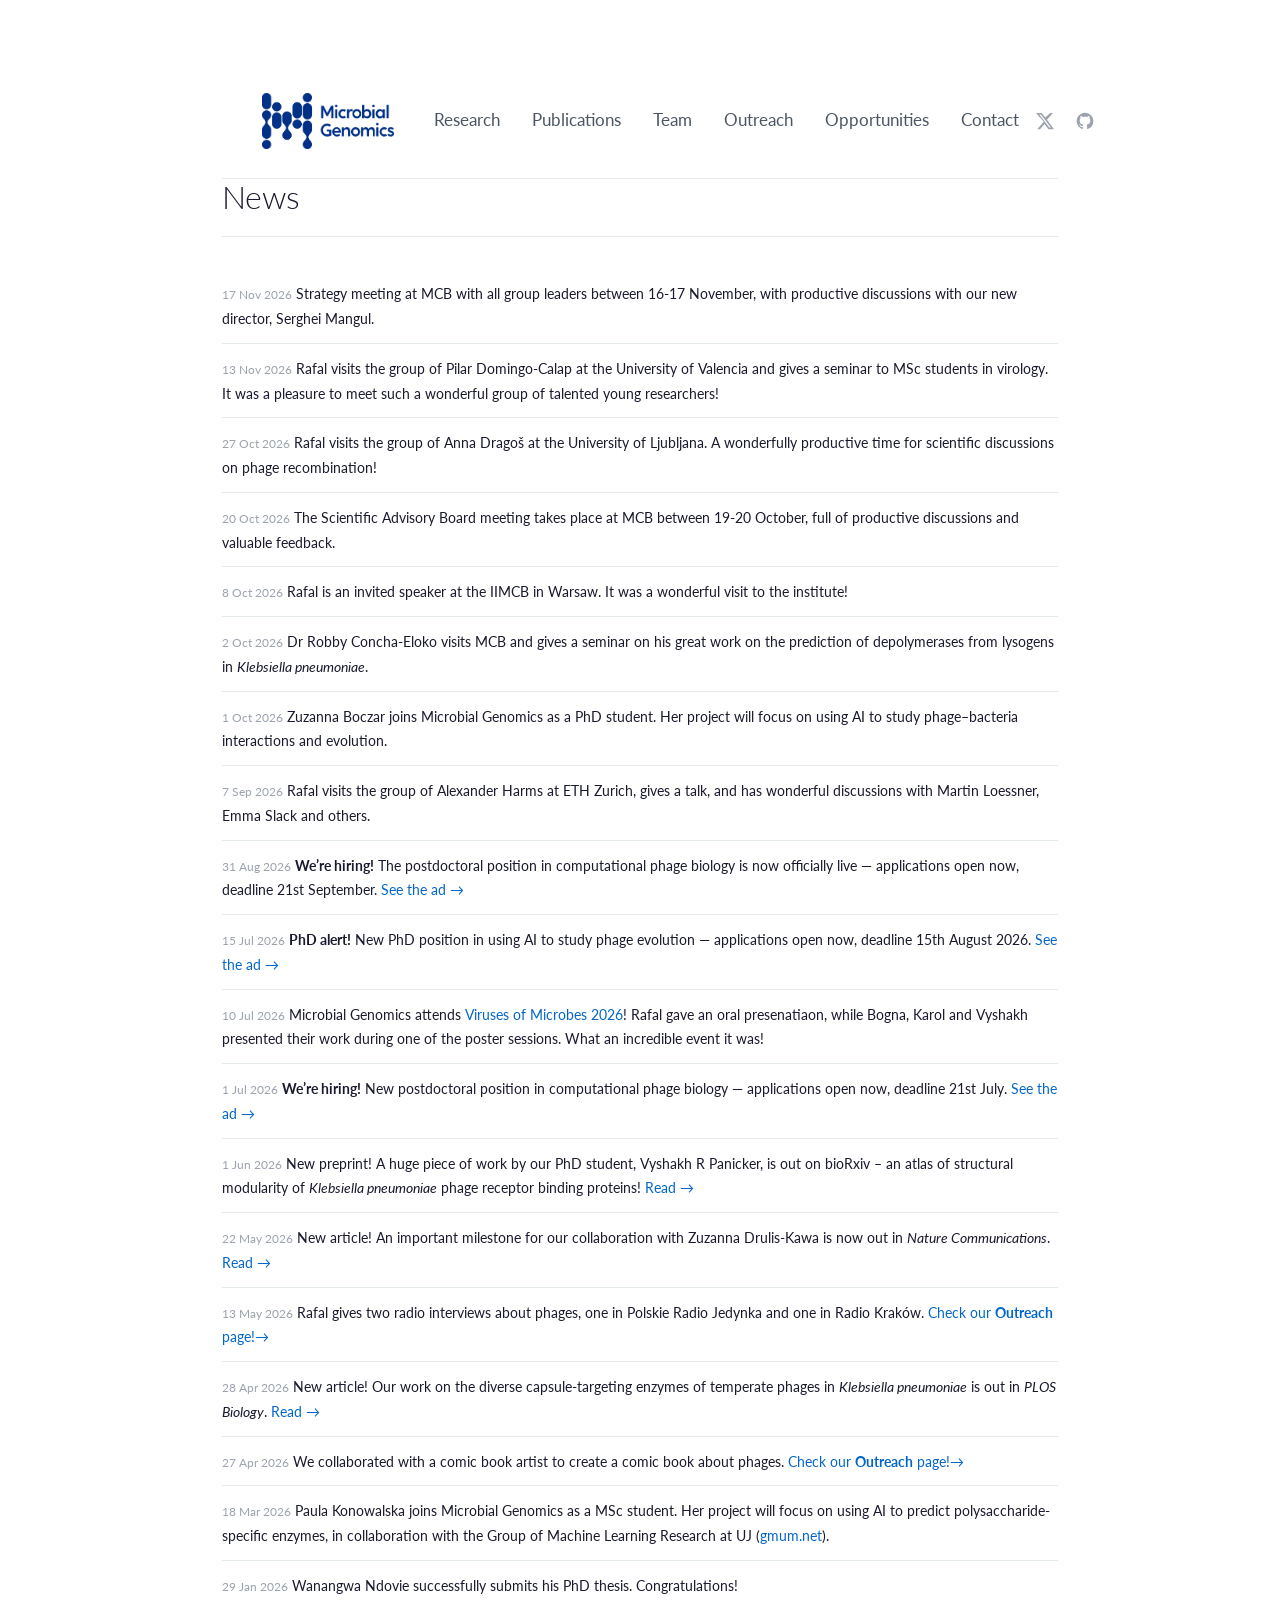
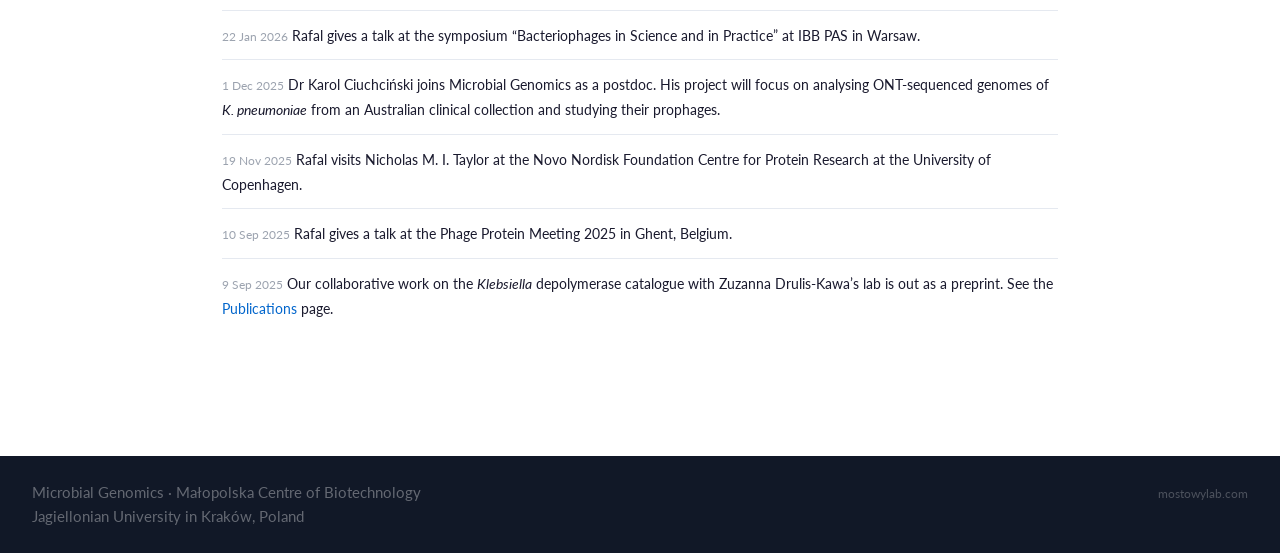
<file: news.html>
<!DOCTYPE html>
<html xmlns="http://www.w3.org/1999/xhtml" lang="en" xml:lang="en"><head>

<meta charset="utf-8">
<meta name="generator" content="quarto-1.9.37">

<meta name="viewport" content="width=device-width, initial-scale=1.0, user-scalable=yes">


<title>News – Microbial Genomics</title>
<style>
/* Default styles provided by pandoc.
** See https://pandoc.org/MANUAL.html#variables-for-html for config info.
*/
code{white-space: pre-wrap;}
span.smallcaps{font-variant: small-caps;}
div.columns{display: flex; gap: min(4vw, 1.5em);}
div.column{flex: auto; overflow-x: auto;}
div.hanging-indent{margin-left: 1.5em; text-indent: -1.5em;}
ul.task-list{list-style: none;}
ul.task-list li input[type="checkbox"] {
  width: 0.8em;
  margin: 0 0.8em 0.2em -1em; /* quarto-specific, see https://github.com/quarto-dev/quarto-cli/issues/4556 */ 
  vertical-align: middle;
}
</style>


<script src="site_libs/quarto-nav/quarto-nav.js"></script>
<script src="site_libs/quarto-nav/headroom.min.js"></script>
<script src="site_libs/clipboard/clipboard.min.js"></script>
<script src="site_libs/quarto-search/autocomplete.umd.js"></script>
<script src="site_libs/quarto-search/fuse.min.js"></script>
<script src="site_libs/quarto-search/quarto-search.js"></script>
<meta name="quarto:offset" content="./">
<link href="./assets/favicon.png" rel="icon" type="image/png">
<script src="site_libs/quarto-html/quarto.js" type="module"></script>
<script src="site_libs/quarto-html/tabsets/tabsets.js" type="module"></script>
<script src="site_libs/quarto-html/popper.min.js"></script>
<script src="site_libs/quarto-html/tippy.umd.min.js"></script>
<script src="site_libs/quarto-html/anchor.min.js"></script>
<link href="site_libs/quarto-html/tippy.css" rel="stylesheet">
<link href="site_libs/quarto-html/quarto-syntax-highlighting-7f8f88aac4f3542376d5c11b86a4c14d.css" rel="stylesheet" id="quarto-text-highlighting-styles">
<script src="site_libs/bootstrap/bootstrap.min.js"></script>
<link href="site_libs/bootstrap/bootstrap-icons.css" rel="stylesheet">
<link href="site_libs/bootstrap/bootstrap-13ce6108a38e2e1c3322c3dd5537827d.min.css" rel="stylesheet" append-hash="true" id="quarto-bootstrap" data-mode="light">
<script id="quarto-search-options" type="application/json">{
  "location": "navbar",
  "copy-button": false,
  "collapse-after": 3,
  "panel-placement": "end",
  "type": "overlay",
  "limit": 50,
  "keyboard-shortcut": [
    "f",
    "/",
    "s"
  ],
  "show-item-context": false,
  "language": {
    "search-no-results-text": "No results",
    "search-matching-documents-text": "matching documents",
    "search-copy-link-title": "Copy link to search",
    "search-hide-matches-text": "Hide additional matches",
    "search-more-match-text": "more match in this document",
    "search-more-matches-text": "more matches in this document",
    "search-clear-button-title": "Clear",
    "search-text-placeholder": "",
    "search-detached-cancel-button-title": "Cancel",
    "search-submit-button-title": "Submit",
    "search-label": "Search"
  }
}</script>
<style>html{ scroll-behavior: smooth; }</style>


<link rel="stylesheet" href="styles.css">
<meta property="og:title" content="News – Microbial Genomics">
<meta property="og:image" content="https://mostowylab.com/assets/logo.png">
<meta property="og:site_name" content="Microbial Genomics">
<meta property="og:image:alt" content="Microbial Genomics">
<meta property="og:image:height" content="1140">
<meta property="og:image:width" content="2690">
<meta name="twitter:title" content="News – Microbial Genomics">
<meta name="twitter:image" content="https://mostowylab.com/assets/logo.png">
<meta name="twitter:image:alt" content="Microbial Genomics">
<meta name="twitter:image-height" content="1140">
<meta name="twitter:image-width" content="2690">
<meta name="twitter:card" content="summary_large_image">
</head>

<body class="nav-fixed quarto-light">

<div id="quarto-search-results"></div>
  <header id="quarto-header" class="headroom fixed-top">
    <nav class="navbar navbar-expand-lg " data-bs-theme="dark">
      <div class="navbar-container container-fluid">
        <div class="quarto-navbar-tools tools-end">
</div>
          <div id="quarto-search" class="" title="Search"></div>
      </div> <!-- /container-fluid -->
    </nav>
</header>
<!-- content -->
<div id="quarto-content" class="quarto-container page-columns page-rows-contents page-layout-full page-navbar">
<!-- sidebar -->
<!-- margin-sidebar -->
    
<!-- main -->
<main class="content column-page" id="quarto-document-content">
<nav id="site-nav">
  <div id="nav-left"></div>

  <div id="site-nav-inner">
    <a href="./" id="nav-logo">
      <img src="assets/logo.png" alt="Microbial Genomics">
    </a>
    <div id="nav-links">
      <a href="research.html">Research</a>
      <a href="publications.html">Publications</a>
      <a href="team.html">Team</a>
      <a href="outreach.html">Outreach</a>
      <a href="opportunities.html">Opportunities</a>
      <a href="contact.html">Contact</a>
    </div>
  </div>

  <div id="nav-right">
    <div id="nav-icons">
      <a href="https://twitter.com/RafalMostowy" target="_blank" aria-label="Twitter">
        <svg xmlns="http://www.w3.org/2000/svg" width="20" height="20" viewbox="0 0 24 24" fill="currentColor"><path d="M18.244 2.25h3.308l-7.227 8.26 8.502 11.24H16.17l-4.714-6.231-5.401 6.231H2.744l7.737-8.835L1.254 2.25H8.08l4.253 5.622 5.912-5.622zm-1.161 17.52h1.833L7.084 4.126H5.117z"></path></svg>
      </a>
      <a href="https://github.com/bioinf-mcb" target="_blank" aria-label="GitHub">
        <svg xmlns="http://www.w3.org/2000/svg" width="20" height="20" viewbox="0 0 24 24" fill="currentColor"><path d="M12 2C6.477 2 2 6.484 2 12.017c0 4.425 2.865 8.18 6.839 9.504.5.092.682-.217.682-.483 0-.237-.008-.868-.013-1.703-2.782.605-3.369-1.343-3.369-1.343-.454-1.158-1.11-1.466-1.11-1.466-.908-.62.069-.608.069-.608 1.003.07 1.531 1.032 1.531 1.032.892 1.53 2.341 1.088 2.91.832.092-.647.35-1.088.636-1.338-2.22-.253-4.555-1.113-4.555-4.951 0-1.093.39-1.988 1.029-2.688-.103-.253-.446-1.272.098-2.65 0 0 .84-.27 2.75 1.026A9.564 9.564 0 0112 6.844c.85.004 1.705.115 2.504.337 1.909-1.296 2.747-1.027 2.747-1.027.546 1.379.202 2.398.1 2.651.64.7 1.028 1.595 1.028 2.688 0 3.848-2.339 4.695-4.566 4.943.359.309.678.92.678 1.855 0 1.338-.012 2.419-.012 2.747 0 .268.18.58.688.482A10.019 10.019 0 0022 12.017C22 6.484 17.522 2 12 2z"></path></svg>
      </a>
    </div>
    <button id="nav-hamburger" aria-label="Toggle menu" aria-expanded="false">
      <span></span><span></span><span></span>
    </button>
  </div>
</nav>

<style>
#quarto-header { display: none !important; }

/* ── Desktop: 3-column flex ── */
#site-nav {
  position: sticky;
  top: 0;
  z-index: 1000;
  width: 100%;
  background: #fff;
  border-bottom: 0.5px solid #E5E9F0;
  display: flex;
  align-items: center;
  height: 116px;
  padding: 0 40px;
  box-sizing: border-box;
}

#nav-left  { flex: 1; }
#nav-right { flex: 1; display: flex; align-items: center; justify-content: flex-end; gap: 20px; }

#site-nav-inner {
  display: flex;
  align-items: center;
  flex-shrink: 0;
}

#nav-logo {
  display: flex;
  align-items: center;
  margin-right: 24px;
  border: none !important;
  text-decoration: none;
  flex-shrink: 0;
}
#nav-logo img {
  height: 56px;
  width: auto;
  mix-blend-mode: multiply;
  display: block;
}

#nav-links {
  display: flex;
  align-items: center;
  gap: 0;
}
#nav-links a {
  font-family: 'Lato', sans-serif;
  font-size: 17px;
  font-weight: 400;
  color: #4B5563;
  padding: 8px 16px;
  border-radius: 4px;
  border: none !important;
  text-decoration: none;
  white-space: nowrap;
  transition: color 0.15s, background 0.15s;
}
#nav-links a:hover { color: #003087; background: #F4F7FB; }

#nav-icons { display: flex; align-items: center; gap: 20px; }
#nav-icons a {
  color: #9CA3AF;
  border: none !important;
  text-decoration: none;
  display: flex;
  align-items: center;
  transition: color 0.15s;
}
#nav-icons a:hover { color: #003087; }

/* Hamburger — hidden on desktop */
#nav-hamburger {
  display: none;
  flex-direction: column;
  justify-content: center;
  gap: 5px;
  width: 36px;
  height: 36px;
  background: none;
  border: none;
  cursor: pointer;
  padding: 4px;
  border-radius: 4px;
}
#nav-hamburger span {
  display: block;
  width: 24px;
  height: 2px;
  background: #4B5563;
  border-radius: 2px;
  transition: all 0.25s;
  transform-origin: center;
}
/* Animate to X when open */
#nav-hamburger.open span:nth-child(1) { transform: translateY(7px) rotate(45deg); }
#nav-hamburger.open span:nth-child(2) { opacity: 0; }
#nav-hamburger.open span:nth-child(3) { transform: translateY(-7px) rotate(-45deg); }

/* ── Mobile: below 820px ── */
@media (max-width: 820px) {
  #site-nav {
    height: auto;
    min-height: 72px;
    flex-wrap: wrap;
    padding: 0 20px;
    align-items: center;
  }

  /* Hide spacer */
  #nav-left { display: none; }

  /* Logo takes natural width */
  #site-nav-inner { flex: 1; }
  #nav-logo img { height: 40px; }

  /* Right: just icons + hamburger */
  #nav-right {
    flex: 0;
    gap: 16px;
    padding: 16px 0;
  }

  #nav-hamburger { display: flex; }

  /* Nav links: hidden by default, shown when open */
  #nav-links {
    display: none;
    flex-direction: column;
    align-items: flex-start;
    width: 100%;
    padding: 8px 0 16px;
    border-top: 0.5px solid #E5E9F0;
    gap: 0;
    /* Full-width row below logo+icons */
    order: 10;
    flex-basis: 100%;
  }
  #nav-links.open { display: flex; }
  #nav-links a {
    width: 100%;
    font-size: 16px;
    padding: 10px 4px;
    border-radius: 0;
    border-bottom: 0.5px solid #F4F7FB !important;
  }
  #nav-links a:last-child { border-bottom: none !important; }
}
</style>

<script>
document.addEventListener("DOMContentLoaded", function () {
  var btn   = document.getElementById("nav-hamburger");
  var links = document.getElementById("nav-links");
  if (!btn || !links) return;
  btn.addEventListener("click", function () {
    var open = links.classList.toggle("open");
    btn.classList.toggle("open", open);
    btn.setAttribute("aria-expanded", open);
  });
  // Close menu when a link is clicked
  links.querySelectorAll("a").forEach(function (a) {
    a.addEventListener("click", function () {
      links.classList.remove("open");
      btn.classList.remove("open");
      btn.setAttribute("aria-expanded", false);
    });
  });
});
</script>

<header id="title-block-header" class="quarto-title-block default">
<div class="quarto-title">
<h1 class="title">News</h1>
</div>



<div class="quarto-title-meta column-page">

    
  
    
  </div>
  


</header>


<div class="news-list">
<div class="news-row">
<p><span class="news-date">17 Nov 2026</span> <span class="news-text">Strategy meeting at MCB with all group leaders between 16-17 November, with productive discussions with our new director, Serghei Mangul.</span></p>
</div>
<div class="news-row">
<p><span class="news-date">13 Nov 2026</span> <span class="news-text">Rafal visits the group of Pilar Domingo-Calap at the University of Valencia and gives a seminar to MSc students in virology. It was a pleasure to meet such a wonderful group of talented young researchers!</span></p>
</div>
<div class="news-row">
<p><span class="news-date">27 Oct 2026</span> <span class="news-text">Rafal visits the group of Anna Dragoš at the University of Ljubljana. A wonderfully productive time for scientific discussions on phage recombination!</span></p>
</div>
<div class="news-row">
<p><span class="news-date">20 Oct 2026</span> <span class="news-text">The Scientific Advisory Board meeting takes place at MCB between 19-20 October, full of productive discussions and valuable feedback.</span></p>
</div>
<div class="news-row">
<p><span class="news-date">8 Oct 2026</span> <span class="news-text">Rafal is an invited speaker at the IIMCB in Warsaw. It was a wonderful visit to the institute!</span></p>
</div>
<div class="news-row">
<p><span class="news-date">2 Oct 2026</span> <span class="news-text">Dr Robby Concha-Eloko visits MCB and gives a seminar on his great work on the prediction of depolymerases from lysogens in <em>Klebsiella pneumoniae</em>.</span></p>
</div>
<div class="news-row">
<p><span class="news-date">1 Oct 2026</span> <span class="news-text">Zuzanna Boczar joins Microbial Genomics as a PhD student. Her project will focus on using AI to study phage–bacteria interactions and evolution.</span></p>
</div>
<div class="news-row">
<p><span class="news-date">7 Sep 2026</span> <span class="news-text">Rafal visits the group of Alexander Harms at ETH Zurich, gives a talk, and has wonderful discussions with Martin Loessner, Emma Slack and others.</span></p>
</div>
<div class="news-row">
<p><span class="news-date">31 Aug 2026</span> <span class="news-text"><strong>We’re hiring!</strong> The postdoctoral position in computational phage biology is now officially live — applications open now, deadline 21st September. <a href="https://mostowylab.com/job-postdoc-prophage-evolution-2026.html" target="_blank">See the ad →</a></span></p>
</div>
<div class="news-row">
<p><span class="news-date">15 Jul 2026</span> <span class="news-text"><strong>PhD alert!</strong> New PhD position in using AI to study phage evolution — applications open now, deadline 15th August 2026. <a href="https://mostowylab.com/job-phd-ai-depolymerase-2026.html" target="_blank">See the ad →</a></span></p>
</div>
<div class="news-row">
<p><span class="news-date">10 Jul 2026</span> <span class="news-text">Microbial Genomics attends <a href="https://www.vom2026.org" target="_blank">Viruses of Microbes 2026</a>! Rafal gave an oral presenatiaon, while Bogna, Karol and Vyshakh presented their work during one of the poster sessions. What an incredible event it was!</span></p>
</div>
<div class="news-row">
<p><span class="news-date">1 Jul 2026</span> <span class="news-text"><strong>We’re hiring!</strong> New postdoctoral position in computational phage biology — applications open now, deadline 21st July. <a href="https://mostowylab.com/job-postdoc-prophage-evolution-2026.html" target="_blank">See the ad →</a></span></p>
</div>
<div class="news-row">
<p><span class="news-date">1 Jun 2026</span> <span class="news-text">New preprint! A huge piece of work by our PhD student, Vyshakh R Panicker, is out on bioRxiv – an atlas of structural modularity of <em>Klebsiella pneumoniae</em> phage receptor binding proteins! <a href="https://www.biorxiv.org/content/10.64898/2026.05.12.724579v2" target="_blank">Read →</a></span></p>
</div>
<div class="news-row">
<p><span class="news-date">22 May 2026</span> <span class="news-text">New article! An important milestone for our collaboration with Zuzanna Drulis-Kawa is now out in <em>Nature Communications</em>. <a href="https://www.nature.com/articles/s41467-026-73570-7" target="_blank">Read →</a></span></p>
</div>
<div class="news-row">
<p><span class="news-date">13 May 2026</span> <span class="news-text">Rafal gives two radio interviews about phages, one in Polskie Radio Jedynka and one in Radio Kraków. <a href="https://mostowylab.com/outreach.html" target="_blank">Check our <strong>Outreach</strong> page!→</a></span></p>
</div>
<div class="news-row">
<p><span class="news-date">28 Apr 2026</span> <span class="news-text">New article! Our work on the diverse capsule-targeting enzymes of temperate phages in <em>Klebsiella pneumoniae</em> is out in <em>PLOS Biology</em>. <a href="https://doi.org/10.1101/2025.06.25.661490" target="_blank">Read →</a></span></p>
</div>
<div class="news-row">
<p><span class="news-date">27 Apr 2026</span> <span class="news-text">We collaborated with a comic book artist to create a comic book about phages. <a href="https://mostowylab.com/outreach.html" target="_blank">Check our <strong>Outreach</strong> page!→</a></span></p>
</div>
<div class="news-row">
<p><span class="news-date">18 Mar 2026</span> <span class="news-text">Paula Konowalska joins Microbial Genomics as a MSc student. Her project will focus on using AI to predict polysaccharide-specific enzymes, in collaboration with the Group of Machine Learning Research at UJ (<a href="https://gmum.net" target="_blank">gmum.net</a>).</span></p>
</div>
<div class="news-row">
<p><span class="news-date">29 Jan 2026</span> <span class="news-text">Wanangwa Ndovie successfully submits his PhD thesis. Congratulations!</span></p>
</div>
<div class="news-row">
<p><span class="news-date">22 Jan 2026</span> <span class="news-text">Rafal gives a talk at the symposium “Bacteriophages in Science and in Practice” at IBB PAS in Warsaw.</span></p>
</div>
<div class="news-row">
<p><span class="news-date">1 Dec 2025</span> <span class="news-text">Dr Karol Ciuchciński joins Microbial Genomics as a postdoc. His project will focus on analysing ONT-sequenced genomes of <em>K. pneumoniae</em> from an Australian clinical collection and studying their prophages.</span></p>
</div>
<div class="news-row">
<p><span class="news-date">19 Nov 2025</span> <span class="news-text">Rafal visits Nicholas M. I. Taylor at the Novo Nordisk Foundation Centre for Protein Research at the University of Copenhagen.</span></p>
</div>
<div class="news-row">
<p><span class="news-date">10 Sep 2025</span> <span class="news-text">Rafal gives a talk at the Phage Protein Meeting 2025 in Ghent, Belgium.</span></p>
</div>
<div class="news-row">
<p><span class="news-date">9 Sep 2025</span> <span class="news-text">Our collaborative work on the <em>Klebsiella</em> depolymerase catalogue with Zuzanna Drulis-Kawa’s lab is out as a preprint. See the <a href="publications.html">Publications</a> page.</span></p>
</div>
</div>



</main> <!-- /main -->
<script id="quarto-html-after-body" type="application/javascript">
  window.document.addEventListener("DOMContentLoaded", function (event) {
    const icon = "";
    const anchorJS = new window.AnchorJS();
    anchorJS.options = {
      placement: 'right',
      icon: icon
    };
    anchorJS.add('.anchored');
    const isCodeAnnotation = (el) => {
      for (const clz of el.classList) {
        if (clz.startsWith('code-annotation-')) {                     
          return true;
        }
      }
      return false;
    }
    const onCopySuccess = function(e) {
      // button target
      const button = e.trigger;
      // don't keep focus
      button.blur();
      // flash "checked"
      button.classList.add('code-copy-button-checked');
      var currentTitle = button.getAttribute("title");
      button.setAttribute("title", "Copied!");
      let tooltip;
      if (window.bootstrap) {
        button.setAttribute("data-bs-toggle", "tooltip");
        button.setAttribute("data-bs-placement", "left");
        button.setAttribute("data-bs-title", "Copied!");
        tooltip = new bootstrap.Tooltip(button, 
          { trigger: "manual", 
            customClass: "code-copy-button-tooltip",
            offset: [0, -8]});
        tooltip.show();    
      }
      setTimeout(function() {
        if (tooltip) {
          tooltip.hide();
          button.removeAttribute("data-bs-title");
          button.removeAttribute("data-bs-toggle");
          button.removeAttribute("data-bs-placement");
        }
        button.setAttribute("title", currentTitle);
        button.classList.remove('code-copy-button-checked');
      }, 1000);
      // clear code selection
      e.clearSelection();
    }
    const getTextToCopy = function(trigger) {
      const outerScaffold = trigger.parentElement.cloneNode(true);
      const codeEl = outerScaffold.querySelector('code');
      for (const childEl of codeEl.children) {
        if (isCodeAnnotation(childEl)) {
          childEl.remove();
        }
      }
      return codeEl.innerText;
    }
    const clipboard = new window.ClipboardJS('.code-copy-button:not([data-in-quarto-modal])', {
      text: getTextToCopy
    });
    clipboard.on('success', onCopySuccess);
    if (window.document.getElementById('quarto-embedded-source-code-modal')) {
      const clipboardModal = new window.ClipboardJS('.code-copy-button[data-in-quarto-modal]', {
        text: getTextToCopy,
        container: window.document.getElementById('quarto-embedded-source-code-modal')
      });
      clipboardModal.on('success', onCopySuccess);
    }
      var localhostRegex = new RegExp(/^(?:http|https):\/\/localhost\:?[0-9]*\//);
      var mailtoRegex = new RegExp(/^mailto:/);
        var filterRegex = new RegExp("https:\/\/mostowylab\.com");
      var isInternal = (href) => {
          return filterRegex.test(href) || localhostRegex.test(href) || mailtoRegex.test(href);
      }
      // Inspect non-navigation links and adorn them if external
     var links = window.document.querySelectorAll('a[href]:not(.nav-link):not(.navbar-brand):not(.toc-action):not(.sidebar-link):not(.sidebar-item-toggle):not(.pagination-link):not(.no-external):not([aria-hidden]):not(.dropdown-item):not(.quarto-navigation-tool):not(.about-link)');
      for (var i=0; i<links.length; i++) {
        const link = links[i];
        if (!isInternal(link.href)) {
          // undo the damage that might have been done by quarto-nav.js in the case of
          // links that we want to consider external
          if (link.dataset.originalHref !== undefined) {
            link.href = link.dataset.originalHref;
          }
            // target, if specified
            link.setAttribute("target", "_blank");
            if (link.getAttribute("rel") === null) {
              link.setAttribute("rel", "noopener");
            }
        }
      }
    function tippyHover(el, contentFn, onTriggerFn, onUntriggerFn) {
      const config = {
        allowHTML: true,
        maxWidth: 500,
        delay: 100,
        arrow: false,
        appendTo: function(el) {
            return el.parentElement;
        },
        interactive: true,
        interactiveBorder: 10,
        theme: 'quarto',
        placement: 'bottom-start',
      };
      if (contentFn) {
        config.content = contentFn;
      }
      if (onTriggerFn) {
        config.onTrigger = onTriggerFn;
      }
      if (onUntriggerFn) {
        config.onUntrigger = onUntriggerFn;
      }
      window.tippy(el, config); 
    }
    const noterefs = window.document.querySelectorAll('a[role="doc-noteref"]');
    for (var i=0; i<noterefs.length; i++) {
      const ref = noterefs[i];
      tippyHover(ref, function() {
        // use id or data attribute instead here
        let href = ref.getAttribute('data-footnote-href') || ref.getAttribute('href');
        try { href = new URL(href).hash; } catch {}
        const id = href.replace(/^#\/?/, "");
        const note = window.document.getElementById(id);
        if (note) {
          return note.innerHTML;
        } else {
          return "";
        }
      });
    }
    const xrefs = window.document.querySelectorAll('a.quarto-xref');
    const processXRef = (id, note) => {
      // Strip column container classes
      const stripColumnClz = (el) => {
        el.classList.remove("page-full", "page-columns");
        if (el.children) {
          for (const child of el.children) {
            stripColumnClz(child);
          }
        }
      }
      stripColumnClz(note)
      if (id === null || id.startsWith('sec-')) {
        // Special case sections, only their first couple elements
        const container = document.createElement("div");
        if (note.children && note.children.length > 2) {
          container.appendChild(note.children[0].cloneNode(true));
          for (let i = 1; i < note.children.length; i++) {
            const child = note.children[i];
            if (child.tagName === "P" && child.innerText === "") {
              continue;
            } else {
              container.appendChild(child.cloneNode(true));
              break;
            }
          }
          if (window.Quarto?.typesetMath) {
            window.Quarto.typesetMath(container);
          }
          return container.innerHTML
        } else {
          if (window.Quarto?.typesetMath) {
            window.Quarto.typesetMath(note);
          }
          return note.innerHTML;
        }
      } else {
        // Remove any anchor links if they are present
        const anchorLink = note.querySelector('a.anchorjs-link');
        if (anchorLink) {
          anchorLink.remove();
        }
        if (window.Quarto?.typesetMath) {
          window.Quarto.typesetMath(note);
        }
        if (note.classList.contains("callout")) {
          return note.outerHTML;
        } else {
          return note.innerHTML;
        }
      }
    }
    for (var i=0; i<xrefs.length; i++) {
      const xref = xrefs[i];
      tippyHover(xref, undefined, function(instance) {
        instance.disable();
        let url = xref.getAttribute('href');
        let hash = undefined; 
        if (url.startsWith('#')) {
          hash = url;
        } else {
          try { hash = new URL(url).hash; } catch {}
        }
        if (hash) {
          const id = hash.replace(/^#\/?/, "");
          const note = window.document.getElementById(id);
          if (note !== null) {
            try {
              const html = processXRef(id, note.cloneNode(true));
              instance.setContent(html);
            } finally {
              instance.enable();
              instance.show();
            }
          } else {
            // See if we can fetch this
            fetch(url.split('#')[0])
            .then(res => res.text())
            .then(html => {
              const parser = new DOMParser();
              const htmlDoc = parser.parseFromString(html, "text/html");
              const note = htmlDoc.getElementById(id);
              if (note !== null) {
                const html = processXRef(id, note);
                instance.setContent(html);
              } 
            }).finally(() => {
              instance.enable();
              instance.show();
            });
          }
        } else {
          // See if we can fetch a full url (with no hash to target)
          // This is a special case and we should probably do some content thinning / targeting
          fetch(url)
          .then(res => res.text())
          .then(html => {
            const parser = new DOMParser();
            const htmlDoc = parser.parseFromString(html, "text/html");
            const note = htmlDoc.querySelector('main.content');
            if (note !== null) {
              // This should only happen for chapter cross references
              // (since there is no id in the URL)
              // remove the first header
              if (note.children.length > 0 && note.children[0].tagName === "HEADER") {
                note.children[0].remove();
              }
              const html = processXRef(null, note);
              instance.setContent(html);
            } 
          }).finally(() => {
            instance.enable();
            instance.show();
          });
        }
      }, function(instance) {
      });
    }
        let selectedAnnoteEl;
        const selectorForAnnotation = ( cell, annotation) => {
          let cellAttr = 'data-code-cell="' + cell + '"';
          let lineAttr = 'data-code-annotation="' +  annotation + '"';
          const selector = 'span[' + cellAttr + '][' + lineAttr + ']';
          return selector;
        }
        const selectCodeLines = (annoteEl) => {
          const doc = window.document;
          const targetCell = annoteEl.getAttribute("data-target-cell");
          const targetAnnotation = annoteEl.getAttribute("data-target-annotation");
          const annoteSpan = window.document.querySelector(selectorForAnnotation(targetCell, targetAnnotation));
          const lines = annoteSpan.getAttribute("data-code-lines").split(",");
          const lineIds = lines.map((line) => {
            return targetCell + "-" + line;
          })
          let top = null;
          let height = null;
          let parent = null;
          if (lineIds.length > 0) {
              //compute the position of the single el (top and bottom and make a div)
              const el = window.document.getElementById(lineIds[0]);
              top = el.offsetTop;
              height = el.offsetHeight;
              parent = el.parentElement.parentElement;
            if (lineIds.length > 1) {
              const lastEl = window.document.getElementById(lineIds[lineIds.length - 1]);
              const bottom = lastEl.offsetTop + lastEl.offsetHeight;
              height = bottom - top;
            }
            if (top !== null && height !== null && parent !== null) {
              // cook up a div (if necessary) and position it 
              let div = window.document.getElementById("code-annotation-line-highlight");
              if (div === null) {
                div = window.document.createElement("div");
                div.setAttribute("id", "code-annotation-line-highlight");
                div.style.position = 'absolute';
                parent.appendChild(div);
              }
              div.style.top = top - 2 + "px";
              div.style.height = height + 4 + "px";
              div.style.left = 0;
              let gutterDiv = window.document.getElementById("code-annotation-line-highlight-gutter");
              if (gutterDiv === null) {
                gutterDiv = window.document.createElement("div");
                gutterDiv.setAttribute("id", "code-annotation-line-highlight-gutter");
                gutterDiv.style.position = 'absolute';
                const codeCell = window.document.getElementById(targetCell);
                const gutter = codeCell.querySelector('.code-annotation-gutter');
                gutter.appendChild(gutterDiv);
              }
              gutterDiv.style.top = top - 2 + "px";
              gutterDiv.style.height = height + 4 + "px";
            }
            selectedAnnoteEl = annoteEl;
          }
        };
        const unselectCodeLines = () => {
          const elementsIds = ["code-annotation-line-highlight", "code-annotation-line-highlight-gutter"];
          elementsIds.forEach((elId) => {
            const div = window.document.getElementById(elId);
            if (div) {
              div.remove();
            }
          });
          selectedAnnoteEl = undefined;
        };
          // Handle positioning of the toggle
      window.addEventListener(
        "resize",
        throttle(() => {
          elRect = undefined;
          if (selectedAnnoteEl) {
            selectCodeLines(selectedAnnoteEl);
          }
        }, 10)
      );
      function throttle(fn, ms) {
      let throttle = false;
      let timer;
        return (...args) => {
          if(!throttle) { // first call gets through
              fn.apply(this, args);
              throttle = true;
          } else { // all the others get throttled
              if(timer) clearTimeout(timer); // cancel #2
              timer = setTimeout(() => {
                fn.apply(this, args);
                timer = throttle = false;
              }, ms);
          }
        };
      }
        // Attach click handler to the DT
        const annoteDls = window.document.querySelectorAll('dt[data-target-cell]');
        for (const annoteDlNode of annoteDls) {
          annoteDlNode.addEventListener('click', (event) => {
            const clickedEl = event.target;
            if (clickedEl !== selectedAnnoteEl) {
              unselectCodeLines();
              const activeEl = window.document.querySelector('dt[data-target-cell].code-annotation-active');
              if (activeEl) {
                activeEl.classList.remove('code-annotation-active');
              }
              selectCodeLines(clickedEl);
              clickedEl.classList.add('code-annotation-active');
            } else {
              // Unselect the line
              unselectCodeLines();
              clickedEl.classList.remove('code-annotation-active');
            }
          });
        }
    const findCites = (el) => {
      const parentEl = el.parentElement;
      if (parentEl) {
        const cites = parentEl.dataset.cites;
        if (cites) {
          return {
            el,
            cites: cites.split(' ')
          };
        } else {
          return findCites(el.parentElement)
        }
      } else {
        return undefined;
      }
    };
    var bibliorefs = window.document.querySelectorAll('a[role="doc-biblioref"]');
    for (var i=0; i<bibliorefs.length; i++) {
      const ref = bibliorefs[i];
      const citeInfo = findCites(ref);
      if (citeInfo) {
        tippyHover(citeInfo.el, function() {
          var popup = window.document.createElement('div');
          citeInfo.cites.forEach(function(cite) {
            var citeDiv = window.document.createElement('div');
            citeDiv.classList.add('hanging-indent');
            citeDiv.classList.add('csl-entry');
            var biblioDiv = window.document.getElementById('ref-' + cite);
            if (biblioDiv) {
              citeDiv.innerHTML = biblioDiv.innerHTML;
            }
            popup.appendChild(citeDiv);
          });
          return popup.innerHTML;
        });
      }
    }
  });
  </script>
</div> <!-- /content -->
<footer class="footer">
  <div class="nav-footer">
    <div class="nav-footer-left">
<p>Microbial Genomics · Małopolska Centre of Biotechnology Jagiellonian University in Kraków, Poland</p>
</div>   
    <div class="nav-footer-center">
      &nbsp;
    </div>
    <div class="nav-footer-right">
<p><a href="https://mostowylab.com">mostowylab.com</a></p>
</div>
  </div>
</footer>




<script src="site_libs/quarto-html/zenscroll-min.js"></script>
</body></html>
</file>
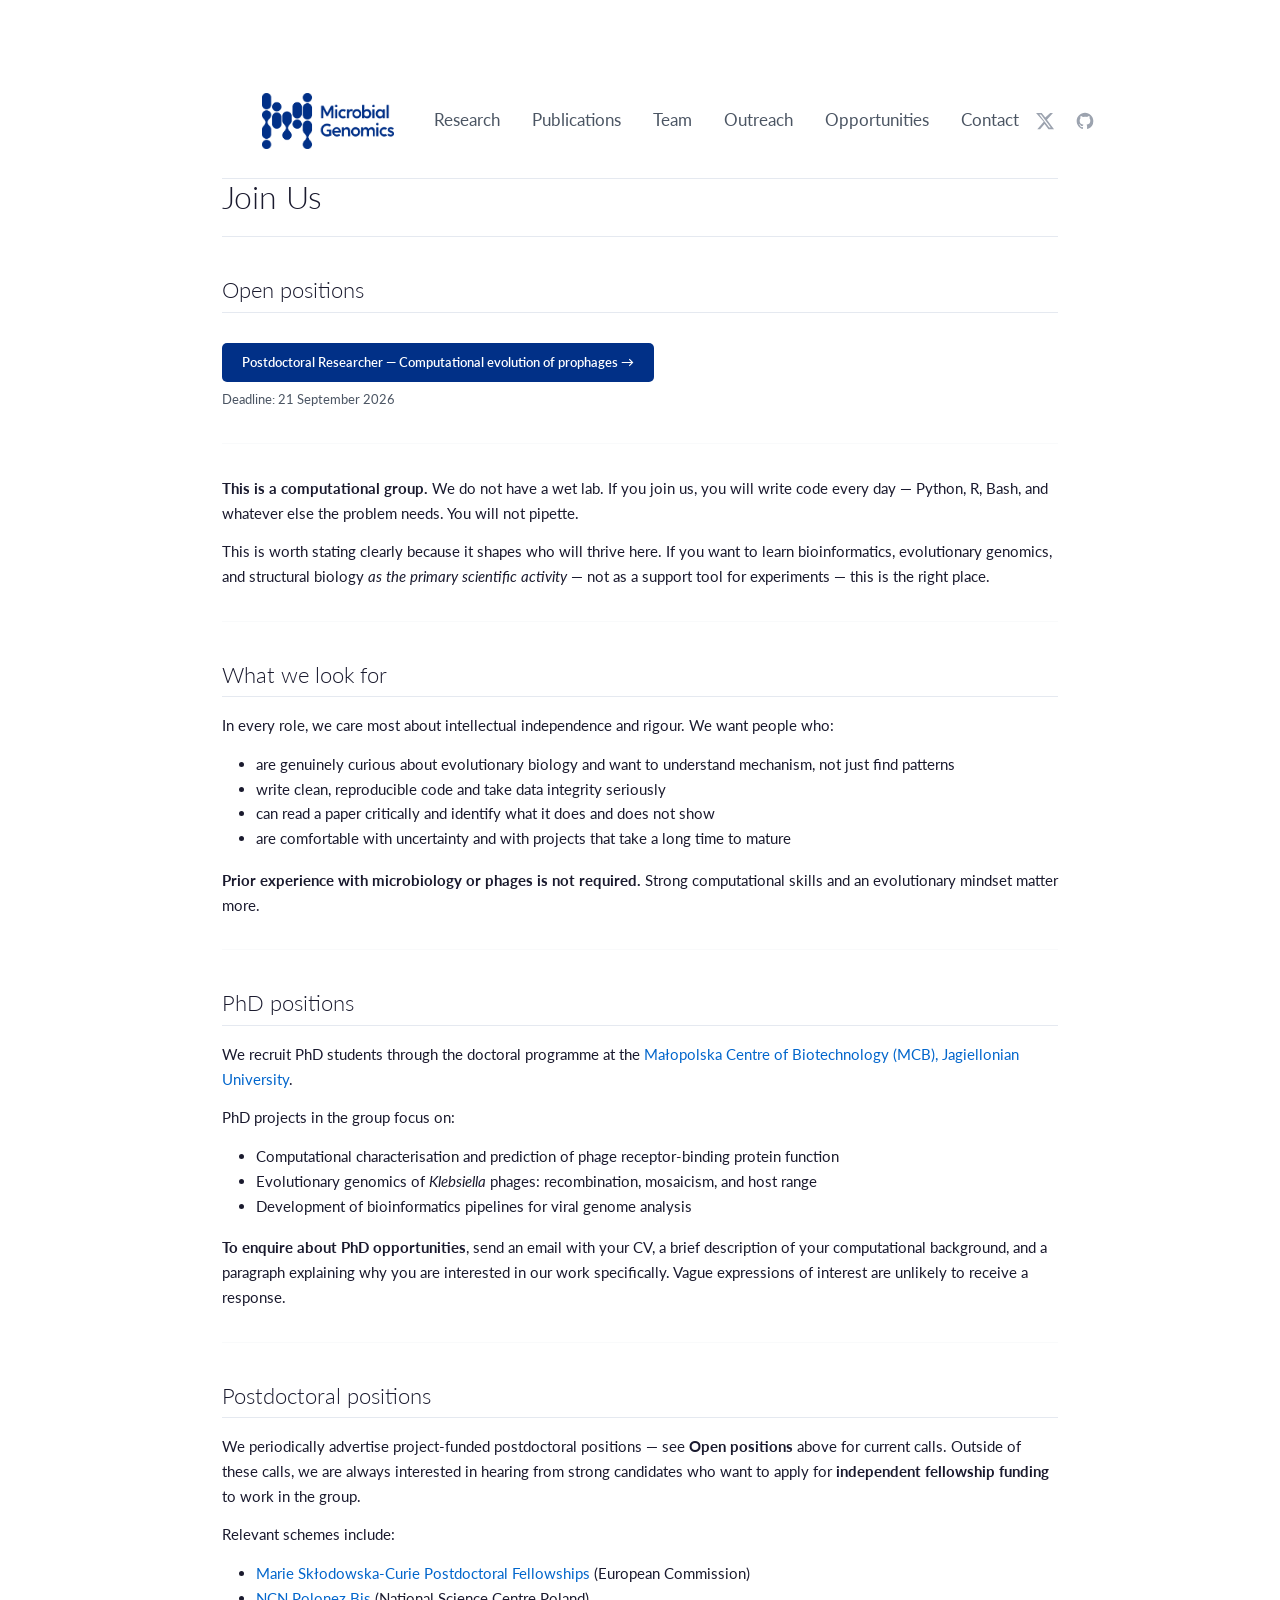
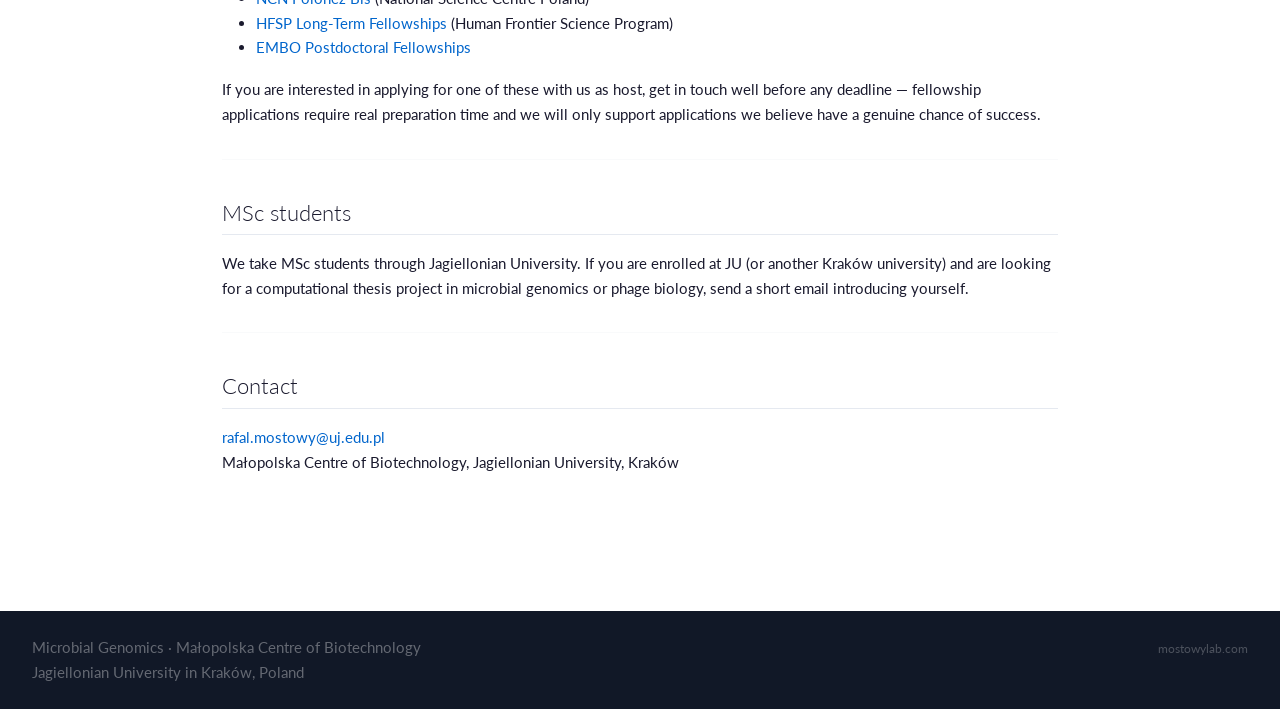
<file: opportunities.html>
<!DOCTYPE html>
<html xmlns="http://www.w3.org/1999/xhtml" lang="en" xml:lang="en"><head>

<meta charset="utf-8">
<meta name="generator" content="quarto-1.9.37">

<meta name="viewport" content="width=device-width, initial-scale=1.0, user-scalable=yes">


<title>Join Us – Microbial Genomics</title>
<style>
/* Default styles provided by pandoc.
** See https://pandoc.org/MANUAL.html#variables-for-html for config info.
*/
code{white-space: pre-wrap;}
span.smallcaps{font-variant: small-caps;}
div.columns{display: flex; gap: min(4vw, 1.5em);}
div.column{flex: auto; overflow-x: auto;}
div.hanging-indent{margin-left: 1.5em; text-indent: -1.5em;}
ul.task-list{list-style: none;}
ul.task-list li input[type="checkbox"] {
  width: 0.8em;
  margin: 0 0.8em 0.2em -1em; /* quarto-specific, see https://github.com/quarto-dev/quarto-cli/issues/4556 */ 
  vertical-align: middle;
}
</style>


<script src="site_libs/quarto-nav/quarto-nav.js"></script>
<script src="site_libs/quarto-nav/headroom.min.js"></script>
<script src="site_libs/clipboard/clipboard.min.js"></script>
<script src="site_libs/quarto-search/autocomplete.umd.js"></script>
<script src="site_libs/quarto-search/fuse.min.js"></script>
<script src="site_libs/quarto-search/quarto-search.js"></script>
<meta name="quarto:offset" content="./">
<link href="./assets/favicon.png" rel="icon" type="image/png">
<script src="site_libs/quarto-html/quarto.js" type="module"></script>
<script src="site_libs/quarto-html/tabsets/tabsets.js" type="module"></script>
<script src="site_libs/quarto-html/popper.min.js"></script>
<script src="site_libs/quarto-html/tippy.umd.min.js"></script>
<script src="site_libs/quarto-html/anchor.min.js"></script>
<link href="site_libs/quarto-html/tippy.css" rel="stylesheet">
<link href="site_libs/quarto-html/quarto-syntax-highlighting-7f8f88aac4f3542376d5c11b86a4c14d.css" rel="stylesheet" id="quarto-text-highlighting-styles">
<script src="site_libs/bootstrap/bootstrap.min.js"></script>
<link href="site_libs/bootstrap/bootstrap-icons.css" rel="stylesheet">
<link href="site_libs/bootstrap/bootstrap-13ce6108a38e2e1c3322c3dd5537827d.min.css" rel="stylesheet" append-hash="true" id="quarto-bootstrap" data-mode="light">
<script id="quarto-search-options" type="application/json">{
  "location": "navbar",
  "copy-button": false,
  "collapse-after": 3,
  "panel-placement": "end",
  "type": "overlay",
  "limit": 50,
  "keyboard-shortcut": [
    "f",
    "/",
    "s"
  ],
  "show-item-context": false,
  "language": {
    "search-no-results-text": "No results",
    "search-matching-documents-text": "matching documents",
    "search-copy-link-title": "Copy link to search",
    "search-hide-matches-text": "Hide additional matches",
    "search-more-match-text": "more match in this document",
    "search-more-matches-text": "more matches in this document",
    "search-clear-button-title": "Clear",
    "search-text-placeholder": "",
    "search-detached-cancel-button-title": "Cancel",
    "search-submit-button-title": "Submit",
    "search-label": "Search"
  }
}</script>
<style>html{ scroll-behavior: smooth; }</style>


<link rel="stylesheet" href="styles.css">
<meta property="og:title" content="Join Us – Microbial Genomics">
<meta property="og:description" content="Microbial Genomics Group — Małopolska Centre of Biotechnology, Jagiellonian University, Kraków">
<meta property="og:image" content="https://mostowylab.com/assets/logo.png">
<meta property="og:site_name" content="Microbial Genomics">
<meta property="og:image:alt" content="Microbial Genomics">
<meta property="og:image:height" content="1140">
<meta property="og:image:width" content="2690">
<meta name="twitter:title" content="Join Us – Microbial Genomics">
<meta name="twitter:description" content="Microbial Genomics Group — Małopolska Centre of Biotechnology, Jagiellonian University, Kraków">
<meta name="twitter:image" content="https://mostowylab.com/assets/logo.png">
<meta name="twitter:image:alt" content="Microbial Genomics">
<meta name="twitter:image-height" content="1140">
<meta name="twitter:image-width" content="2690">
<meta name="twitter:card" content="summary_large_image">
</head>

<body class="nav-fixed quarto-light">

<div id="quarto-search-results"></div>
  <header id="quarto-header" class="headroom fixed-top">
    <nav class="navbar navbar-expand-lg " data-bs-theme="dark">
      <div class="navbar-container container-fluid">
        <div class="quarto-navbar-tools tools-end">
</div>
          <div id="quarto-search" class="" title="Search"></div>
      </div> <!-- /container-fluid -->
    </nav>
</header>
<!-- content -->
<div id="quarto-content" class="quarto-container page-columns page-rows-contents page-layout-full page-navbar">
<!-- sidebar -->
<!-- margin-sidebar -->
    
<!-- main -->
<main class="content column-page" id="quarto-document-content">
<nav id="site-nav">
  <div id="nav-left"></div>

  <div id="site-nav-inner">
    <a href="./" id="nav-logo">
      <img src="assets/logo.png" alt="Microbial Genomics">
    </a>
    <div id="nav-links">
      <a href="research.html">Research</a>
      <a href="publications.html">Publications</a>
      <a href="team.html">Team</a>
      <a href="outreach.html">Outreach</a>
      <a href="opportunities.html">Opportunities</a>
      <a href="contact.html">Contact</a>
    </div>
  </div>

  <div id="nav-right">
    <div id="nav-icons">
      <a href="https://twitter.com/RafalMostowy" target="_blank" aria-label="Twitter">
        <svg xmlns="http://www.w3.org/2000/svg" width="20" height="20" viewbox="0 0 24 24" fill="currentColor"><path d="M18.244 2.25h3.308l-7.227 8.26 8.502 11.24H16.17l-4.714-6.231-5.401 6.231H2.744l7.737-8.835L1.254 2.25H8.08l4.253 5.622 5.912-5.622zm-1.161 17.52h1.833L7.084 4.126H5.117z"></path></svg>
      </a>
      <a href="https://github.com/bioinf-mcb" target="_blank" aria-label="GitHub">
        <svg xmlns="http://www.w3.org/2000/svg" width="20" height="20" viewbox="0 0 24 24" fill="currentColor"><path d="M12 2C6.477 2 2 6.484 2 12.017c0 4.425 2.865 8.18 6.839 9.504.5.092.682-.217.682-.483 0-.237-.008-.868-.013-1.703-2.782.605-3.369-1.343-3.369-1.343-.454-1.158-1.11-1.466-1.11-1.466-.908-.62.069-.608.069-.608 1.003.07 1.531 1.032 1.531 1.032.892 1.53 2.341 1.088 2.91.832.092-.647.35-1.088.636-1.338-2.22-.253-4.555-1.113-4.555-4.951 0-1.093.39-1.988 1.029-2.688-.103-.253-.446-1.272.098-2.65 0 0 .84-.27 2.75 1.026A9.564 9.564 0 0112 6.844c.85.004 1.705.115 2.504.337 1.909-1.296 2.747-1.027 2.747-1.027.546 1.379.202 2.398.1 2.651.64.7 1.028 1.595 1.028 2.688 0 3.848-2.339 4.695-4.566 4.943.359.309.678.92.678 1.855 0 1.338-.012 2.419-.012 2.747 0 .268.18.58.688.482A10.019 10.019 0 0022 12.017C22 6.484 17.522 2 12 2z"></path></svg>
      </a>
    </div>
    <button id="nav-hamburger" aria-label="Toggle menu" aria-expanded="false">
      <span></span><span></span><span></span>
    </button>
  </div>
</nav>

<style>
#quarto-header { display: none !important; }

/* ── Desktop: 3-column flex ── */
#site-nav {
  position: sticky;
  top: 0;
  z-index: 1000;
  width: 100%;
  background: #fff;
  border-bottom: 0.5px solid #E5E9F0;
  display: flex;
  align-items: center;
  height: 116px;
  padding: 0 40px;
  box-sizing: border-box;
}

#nav-left  { flex: 1; }
#nav-right { flex: 1; display: flex; align-items: center; justify-content: flex-end; gap: 20px; }

#site-nav-inner {
  display: flex;
  align-items: center;
  flex-shrink: 0;
}

#nav-logo {
  display: flex;
  align-items: center;
  margin-right: 24px;
  border: none !important;
  text-decoration: none;
  flex-shrink: 0;
}
#nav-logo img {
  height: 56px;
  width: auto;
  mix-blend-mode: multiply;
  display: block;
}

#nav-links {
  display: flex;
  align-items: center;
  gap: 0;
}
#nav-links a {
  font-family: 'Lato', sans-serif;
  font-size: 17px;
  font-weight: 400;
  color: #4B5563;
  padding: 8px 16px;
  border-radius: 4px;
  border: none !important;
  text-decoration: none;
  white-space: nowrap;
  transition: color 0.15s, background 0.15s;
}
#nav-links a:hover { color: #003087; background: #F4F7FB; }

#nav-icons { display: flex; align-items: center; gap: 20px; }
#nav-icons a {
  color: #9CA3AF;
  border: none !important;
  text-decoration: none;
  display: flex;
  align-items: center;
  transition: color 0.15s;
}
#nav-icons a:hover { color: #003087; }

/* Hamburger — hidden on desktop */
#nav-hamburger {
  display: none;
  flex-direction: column;
  justify-content: center;
  gap: 5px;
  width: 36px;
  height: 36px;
  background: none;
  border: none;
  cursor: pointer;
  padding: 4px;
  border-radius: 4px;
}
#nav-hamburger span {
  display: block;
  width: 24px;
  height: 2px;
  background: #4B5563;
  border-radius: 2px;
  transition: all 0.25s;
  transform-origin: center;
}
/* Animate to X when open */
#nav-hamburger.open span:nth-child(1) { transform: translateY(7px) rotate(45deg); }
#nav-hamburger.open span:nth-child(2) { opacity: 0; }
#nav-hamburger.open span:nth-child(3) { transform: translateY(-7px) rotate(-45deg); }

/* ── Mobile: below 820px ── */
@media (max-width: 820px) {
  #site-nav {
    height: auto;
    min-height: 72px;
    flex-wrap: wrap;
    padding: 0 20px;
    align-items: center;
  }

  /* Hide spacer */
  #nav-left { display: none; }

  /* Logo takes natural width */
  #site-nav-inner { flex: 1; }
  #nav-logo img { height: 40px; }

  /* Right: just icons + hamburger */
  #nav-right {
    flex: 0;
    gap: 16px;
    padding: 16px 0;
  }

  #nav-hamburger { display: flex; }

  /* Nav links: hidden by default, shown when open */
  #nav-links {
    display: none;
    flex-direction: column;
    align-items: flex-start;
    width: 100%;
    padding: 8px 0 16px;
    border-top: 0.5px solid #E5E9F0;
    gap: 0;
    /* Full-width row below logo+icons */
    order: 10;
    flex-basis: 100%;
  }
  #nav-links.open { display: flex; }
  #nav-links a {
    width: 100%;
    font-size: 16px;
    padding: 10px 4px;
    border-radius: 0;
    border-bottom: 0.5px solid #F4F7FB !important;
  }
  #nav-links a:last-child { border-bottom: none !important; }
}
</style>

<script>
document.addEventListener("DOMContentLoaded", function () {
  var btn   = document.getElementById("nav-hamburger");
  var links = document.getElementById("nav-links");
  if (!btn || !links) return;
  btn.addEventListener("click", function () {
    var open = links.classList.toggle("open");
    btn.classList.toggle("open", open);
    btn.setAttribute("aria-expanded", open);
  });
  // Close menu when a link is clicked
  links.querySelectorAll("a").forEach(function (a) {
    a.addEventListener("click", function () {
      links.classList.remove("open");
      btn.classList.remove("open");
      btn.setAttribute("aria-expanded", false);
    });
  });
});
</script>

<header id="title-block-header" class="quarto-title-block default">
<div class="quarto-title">
<h1 class="title">Join Us</h1>
</div>



<div class="quarto-title-meta column-page">

    
  
    
  </div>
  


</header>


<section id="open-positions" class="level2">
<h2 class="anchored" data-anchor-id="open-positions">Open positions</h2>
<!--
  HOW TO ADD A NEW AD:
  1. Create a new .qmd file at the PROJECT ROOT — NOT in a subfolder. Prefix the filename
     with "job-" to keep it easy to spot, e.g. job-phd-2027-something.qmd. Copy
     job-postdoc-computational-phage-biology-2026.qmd as a starting template.
  2. Add a button below, copying the pattern of the one already there.

  WHY ROOT, NOT A SUBFOLDER: the navbar (includes/navbar-center.html) uses relative links
  like href="research.html" and src="assets/logo.png". Those only resolve correctly for
  pages at the project root. A page placed even one folder down (e.g. job_ads/...) breaks
  the logo and every nav link, because the browser then looks for job_ads/research.html,
  which doesn't exist. Don't move job ad pages into a subfolder.
  
  Example:
<div class="opening-block">
  <a class="btn-lab" href="job-postdoc-prophage-evolution-2026.html">Postdoctoral Researcher — Computational evolution of prophages →</a>
  <div style="font-size:12.5px; color:var(--color-text-muted); margin-top:8px;">Deadline: 21 July 2026</div>
</div>

  HOW TO CLOSE AN AD: delete its button below. If no positions are open, replace this
  whole block with: <p>There are no open positions advertised right now. See below for
  how to express interest in PhD, postdoc, or MSc opportunities generally.</p>
-->
<div class="opening-block">
  <a class="btn-lab" href="job-postdoc-prophage-evolution-2026.html">Postdoctoral Researcher — Computational evolution of prophages →</a>
  <div style="font-size:12.5px; color:var(--color-text-muted); margin-top:8px;">Deadline: 21 September 2026</div>
</div>

<hr>
<p><strong>This is a computational group.</strong> We do not have a wet lab. If you join us, you will write code every day — Python, R, Bash, and whatever else the problem needs. You will not pipette.</p>
<p>This is worth stating clearly because it shapes who will thrive here. If you want to learn bioinformatics, evolutionary genomics, and structural biology <em>as the primary scientific activity</em> — not as a support tool for experiments — this is the right place.</p>
<hr>
</section>
<section id="what-we-look-for" class="level2">
<h2 class="anchored" data-anchor-id="what-we-look-for">What we look for</h2>
<p>In every role, we care most about intellectual independence and rigour. We want people who:</p>
<ul>
<li>are genuinely curious about evolutionary biology and want to understand mechanism, not just find patterns</li>
<li>write clean, reproducible code and take data integrity seriously</li>
<li>can read a paper critically and identify what it does and does not show</li>
<li>are comfortable with uncertainty and with projects that take a long time to mature</li>
</ul>
<p><strong>Prior experience with microbiology or phages is not required.</strong> Strong computational skills and an evolutionary mindset matter more.</p>
<hr>
</section>
<section id="phd-positions" class="level2">
<h2 class="anchored" data-anchor-id="phd-positions">PhD positions</h2>
<p>We recruit PhD students through the doctoral programme at the <a href="https://mcb.uj.edu.pl/en">Małopolska Centre of Biotechnology (MCB), Jagiellonian University</a>.</p>
<p>PhD projects in the group focus on:</p>
<ul>
<li>Computational characterisation and prediction of phage receptor-binding protein function</li>
<li>Evolutionary genomics of <em>Klebsiella</em> phages: recombination, mosaicism, and host range</li>
<li>Development of bioinformatics pipelines for viral genome analysis</li>
</ul>
<p><strong>To enquire about PhD opportunities</strong>, send an email with your CV, a brief description of your computational background, and a paragraph explaining why you are interested in our work specifically. Vague expressions of interest are unlikely to receive a response.</p>
<hr>
</section>
<section id="postdoctoral-positions" class="level2">
<h2 class="anchored" data-anchor-id="postdoctoral-positions">Postdoctoral positions</h2>
<p>We periodically advertise project-funded postdoctoral positions — see <strong>Open positions</strong> above for current calls. Outside of these calls, we are always interested in hearing from strong candidates who want to apply for <strong>independent fellowship funding</strong> to work in the group.</p>
<p>Relevant schemes include:</p>
<ul>
<li><a href="https://marie-sklodowska-curie-actions.ec.europa.eu/actions/postdoctoral-fellowships">Marie Skłodowska-Curie Postdoctoral Fellowships</a> (European Commission)</li>
<li><a href="https://www.ncn.gov.pl/en/finansowanie-nauki/przyklady-finansowania/polonez">NCN Polonez Bis</a> (National Science Centre Poland)</li>
<li><a href="https://www.hfsp.org/funding/hfsp-funding/postdoctoral-fellowships">HFSP Long-Term Fellowships</a> (Human Frontier Science Program)</li>
<li><a href="https://www.embo.org/funding/fellowships-grants-and-career-support/postdoctoral-fellowships/">EMBO Postdoctoral Fellowships</a></li>
</ul>
<p>If you are interested in applying for one of these with us as host, get in touch well before any deadline — fellowship applications require real preparation time and we will only support applications we believe have a genuine chance of success.</p>
<hr>
</section>
<section id="msc-students" class="level2">
<h2 class="anchored" data-anchor-id="msc-students">MSc students</h2>
<p>We take MSc students through Jagiellonian University. If you are enrolled at JU (or another Kraków university) and are looking for a computational thesis project in microbial genomics or phage biology, send a short email introducing yourself.</p>
<hr>
</section>
<section id="contact" class="level2">
<h2 class="anchored" data-anchor-id="contact">Contact</h2>
<p><a href="mailto:rafal.mostowy@uj.edu.pl">rafal.mostowy@uj.edu.pl</a><br>
Małopolska Centre of Biotechnology, Jagiellonian University, Kraków</p>


</section>

</main> <!-- /main -->
<script id="quarto-html-after-body" type="application/javascript">
  window.document.addEventListener("DOMContentLoaded", function (event) {
    const icon = "";
    const anchorJS = new window.AnchorJS();
    anchorJS.options = {
      placement: 'right',
      icon: icon
    };
    anchorJS.add('.anchored');
    const isCodeAnnotation = (el) => {
      for (const clz of el.classList) {
        if (clz.startsWith('code-annotation-')) {                     
          return true;
        }
      }
      return false;
    }
    const onCopySuccess = function(e) {
      // button target
      const button = e.trigger;
      // don't keep focus
      button.blur();
      // flash "checked"
      button.classList.add('code-copy-button-checked');
      var currentTitle = button.getAttribute("title");
      button.setAttribute("title", "Copied!");
      let tooltip;
      if (window.bootstrap) {
        button.setAttribute("data-bs-toggle", "tooltip");
        button.setAttribute("data-bs-placement", "left");
        button.setAttribute("data-bs-title", "Copied!");
        tooltip = new bootstrap.Tooltip(button, 
          { trigger: "manual", 
            customClass: "code-copy-button-tooltip",
            offset: [0, -8]});
        tooltip.show();    
      }
      setTimeout(function() {
        if (tooltip) {
          tooltip.hide();
          button.removeAttribute("data-bs-title");
          button.removeAttribute("data-bs-toggle");
          button.removeAttribute("data-bs-placement");
        }
        button.setAttribute("title", currentTitle);
        button.classList.remove('code-copy-button-checked');
      }, 1000);
      // clear code selection
      e.clearSelection();
    }
    const getTextToCopy = function(trigger) {
      const outerScaffold = trigger.parentElement.cloneNode(true);
      const codeEl = outerScaffold.querySelector('code');
      for (const childEl of codeEl.children) {
        if (isCodeAnnotation(childEl)) {
          childEl.remove();
        }
      }
      return codeEl.innerText;
    }
    const clipboard = new window.ClipboardJS('.code-copy-button:not([data-in-quarto-modal])', {
      text: getTextToCopy
    });
    clipboard.on('success', onCopySuccess);
    if (window.document.getElementById('quarto-embedded-source-code-modal')) {
      const clipboardModal = new window.ClipboardJS('.code-copy-button[data-in-quarto-modal]', {
        text: getTextToCopy,
        container: window.document.getElementById('quarto-embedded-source-code-modal')
      });
      clipboardModal.on('success', onCopySuccess);
    }
      var localhostRegex = new RegExp(/^(?:http|https):\/\/localhost\:?[0-9]*\//);
      var mailtoRegex = new RegExp(/^mailto:/);
        var filterRegex = new RegExp("https:\/\/mostowylab\.com");
      var isInternal = (href) => {
          return filterRegex.test(href) || localhostRegex.test(href) || mailtoRegex.test(href);
      }
      // Inspect non-navigation links and adorn them if external
     var links = window.document.querySelectorAll('a[href]:not(.nav-link):not(.navbar-brand):not(.toc-action):not(.sidebar-link):not(.sidebar-item-toggle):not(.pagination-link):not(.no-external):not([aria-hidden]):not(.dropdown-item):not(.quarto-navigation-tool):not(.about-link)');
      for (var i=0; i<links.length; i++) {
        const link = links[i];
        if (!isInternal(link.href)) {
          // undo the damage that might have been done by quarto-nav.js in the case of
          // links that we want to consider external
          if (link.dataset.originalHref !== undefined) {
            link.href = link.dataset.originalHref;
          }
            // target, if specified
            link.setAttribute("target", "_blank");
            if (link.getAttribute("rel") === null) {
              link.setAttribute("rel", "noopener");
            }
        }
      }
    function tippyHover(el, contentFn, onTriggerFn, onUntriggerFn) {
      const config = {
        allowHTML: true,
        maxWidth: 500,
        delay: 100,
        arrow: false,
        appendTo: function(el) {
            return el.parentElement;
        },
        interactive: true,
        interactiveBorder: 10,
        theme: 'quarto',
        placement: 'bottom-start',
      };
      if (contentFn) {
        config.content = contentFn;
      }
      if (onTriggerFn) {
        config.onTrigger = onTriggerFn;
      }
      if (onUntriggerFn) {
        config.onUntrigger = onUntriggerFn;
      }
      window.tippy(el, config); 
    }
    const noterefs = window.document.querySelectorAll('a[role="doc-noteref"]');
    for (var i=0; i<noterefs.length; i++) {
      const ref = noterefs[i];
      tippyHover(ref, function() {
        // use id or data attribute instead here
        let href = ref.getAttribute('data-footnote-href') || ref.getAttribute('href');
        try { href = new URL(href).hash; } catch {}
        const id = href.replace(/^#\/?/, "");
        const note = window.document.getElementById(id);
        if (note) {
          return note.innerHTML;
        } else {
          return "";
        }
      });
    }
    const xrefs = window.document.querySelectorAll('a.quarto-xref');
    const processXRef = (id, note) => {
      // Strip column container classes
      const stripColumnClz = (el) => {
        el.classList.remove("page-full", "page-columns");
        if (el.children) {
          for (const child of el.children) {
            stripColumnClz(child);
          }
        }
      }
      stripColumnClz(note)
      if (id === null || id.startsWith('sec-')) {
        // Special case sections, only their first couple elements
        const container = document.createElement("div");
        if (note.children && note.children.length > 2) {
          container.appendChild(note.children[0].cloneNode(true));
          for (let i = 1; i < note.children.length; i++) {
            const child = note.children[i];
            if (child.tagName === "P" && child.innerText === "") {
              continue;
            } else {
              container.appendChild(child.cloneNode(true));
              break;
            }
          }
          if (window.Quarto?.typesetMath) {
            window.Quarto.typesetMath(container);
          }
          return container.innerHTML
        } else {
          if (window.Quarto?.typesetMath) {
            window.Quarto.typesetMath(note);
          }
          return note.innerHTML;
        }
      } else {
        // Remove any anchor links if they are present
        const anchorLink = note.querySelector('a.anchorjs-link');
        if (anchorLink) {
          anchorLink.remove();
        }
        if (window.Quarto?.typesetMath) {
          window.Quarto.typesetMath(note);
        }
        if (note.classList.contains("callout")) {
          return note.outerHTML;
        } else {
          return note.innerHTML;
        }
      }
    }
    for (var i=0; i<xrefs.length; i++) {
      const xref = xrefs[i];
      tippyHover(xref, undefined, function(instance) {
        instance.disable();
        let url = xref.getAttribute('href');
        let hash = undefined; 
        if (url.startsWith('#')) {
          hash = url;
        } else {
          try { hash = new URL(url).hash; } catch {}
        }
        if (hash) {
          const id = hash.replace(/^#\/?/, "");
          const note = window.document.getElementById(id);
          if (note !== null) {
            try {
              const html = processXRef(id, note.cloneNode(true));
              instance.setContent(html);
            } finally {
              instance.enable();
              instance.show();
            }
          } else {
            // See if we can fetch this
            fetch(url.split('#')[0])
            .then(res => res.text())
            .then(html => {
              const parser = new DOMParser();
              const htmlDoc = parser.parseFromString(html, "text/html");
              const note = htmlDoc.getElementById(id);
              if (note !== null) {
                const html = processXRef(id, note);
                instance.setContent(html);
              } 
            }).finally(() => {
              instance.enable();
              instance.show();
            });
          }
        } else {
          // See if we can fetch a full url (with no hash to target)
          // This is a special case and we should probably do some content thinning / targeting
          fetch(url)
          .then(res => res.text())
          .then(html => {
            const parser = new DOMParser();
            const htmlDoc = parser.parseFromString(html, "text/html");
            const note = htmlDoc.querySelector('main.content');
            if (note !== null) {
              // This should only happen for chapter cross references
              // (since there is no id in the URL)
              // remove the first header
              if (note.children.length > 0 && note.children[0].tagName === "HEADER") {
                note.children[0].remove();
              }
              const html = processXRef(null, note);
              instance.setContent(html);
            } 
          }).finally(() => {
            instance.enable();
            instance.show();
          });
        }
      }, function(instance) {
      });
    }
        let selectedAnnoteEl;
        const selectorForAnnotation = ( cell, annotation) => {
          let cellAttr = 'data-code-cell="' + cell + '"';
          let lineAttr = 'data-code-annotation="' +  annotation + '"';
          const selector = 'span[' + cellAttr + '][' + lineAttr + ']';
          return selector;
        }
        const selectCodeLines = (annoteEl) => {
          const doc = window.document;
          const targetCell = annoteEl.getAttribute("data-target-cell");
          const targetAnnotation = annoteEl.getAttribute("data-target-annotation");
          const annoteSpan = window.document.querySelector(selectorForAnnotation(targetCell, targetAnnotation));
          const lines = annoteSpan.getAttribute("data-code-lines").split(",");
          const lineIds = lines.map((line) => {
            return targetCell + "-" + line;
          })
          let top = null;
          let height = null;
          let parent = null;
          if (lineIds.length > 0) {
              //compute the position of the single el (top and bottom and make a div)
              const el = window.document.getElementById(lineIds[0]);
              top = el.offsetTop;
              height = el.offsetHeight;
              parent = el.parentElement.parentElement;
            if (lineIds.length > 1) {
              const lastEl = window.document.getElementById(lineIds[lineIds.length - 1]);
              const bottom = lastEl.offsetTop + lastEl.offsetHeight;
              height = bottom - top;
            }
            if (top !== null && height !== null && parent !== null) {
              // cook up a div (if necessary) and position it 
              let div = window.document.getElementById("code-annotation-line-highlight");
              if (div === null) {
                div = window.document.createElement("div");
                div.setAttribute("id", "code-annotation-line-highlight");
                div.style.position = 'absolute';
                parent.appendChild(div);
              }
              div.style.top = top - 2 + "px";
              div.style.height = height + 4 + "px";
              div.style.left = 0;
              let gutterDiv = window.document.getElementById("code-annotation-line-highlight-gutter");
              if (gutterDiv === null) {
                gutterDiv = window.document.createElement("div");
                gutterDiv.setAttribute("id", "code-annotation-line-highlight-gutter");
                gutterDiv.style.position = 'absolute';
                const codeCell = window.document.getElementById(targetCell);
                const gutter = codeCell.querySelector('.code-annotation-gutter');
                gutter.appendChild(gutterDiv);
              }
              gutterDiv.style.top = top - 2 + "px";
              gutterDiv.style.height = height + 4 + "px";
            }
            selectedAnnoteEl = annoteEl;
          }
        };
        const unselectCodeLines = () => {
          const elementsIds = ["code-annotation-line-highlight", "code-annotation-line-highlight-gutter"];
          elementsIds.forEach((elId) => {
            const div = window.document.getElementById(elId);
            if (div) {
              div.remove();
            }
          });
          selectedAnnoteEl = undefined;
        };
          // Handle positioning of the toggle
      window.addEventListener(
        "resize",
        throttle(() => {
          elRect = undefined;
          if (selectedAnnoteEl) {
            selectCodeLines(selectedAnnoteEl);
          }
        }, 10)
      );
      function throttle(fn, ms) {
      let throttle = false;
      let timer;
        return (...args) => {
          if(!throttle) { // first call gets through
              fn.apply(this, args);
              throttle = true;
          } else { // all the others get throttled
              if(timer) clearTimeout(timer); // cancel #2
              timer = setTimeout(() => {
                fn.apply(this, args);
                timer = throttle = false;
              }, ms);
          }
        };
      }
        // Attach click handler to the DT
        const annoteDls = window.document.querySelectorAll('dt[data-target-cell]');
        for (const annoteDlNode of annoteDls) {
          annoteDlNode.addEventListener('click', (event) => {
            const clickedEl = event.target;
            if (clickedEl !== selectedAnnoteEl) {
              unselectCodeLines();
              const activeEl = window.document.querySelector('dt[data-target-cell].code-annotation-active');
              if (activeEl) {
                activeEl.classList.remove('code-annotation-active');
              }
              selectCodeLines(clickedEl);
              clickedEl.classList.add('code-annotation-active');
            } else {
              // Unselect the line
              unselectCodeLines();
              clickedEl.classList.remove('code-annotation-active');
            }
          });
        }
    const findCites = (el) => {
      const parentEl = el.parentElement;
      if (parentEl) {
        const cites = parentEl.dataset.cites;
        if (cites) {
          return {
            el,
            cites: cites.split(' ')
          };
        } else {
          return findCites(el.parentElement)
        }
      } else {
        return undefined;
      }
    };
    var bibliorefs = window.document.querySelectorAll('a[role="doc-biblioref"]');
    for (var i=0; i<bibliorefs.length; i++) {
      const ref = bibliorefs[i];
      const citeInfo = findCites(ref);
      if (citeInfo) {
        tippyHover(citeInfo.el, function() {
          var popup = window.document.createElement('div');
          citeInfo.cites.forEach(function(cite) {
            var citeDiv = window.document.createElement('div');
            citeDiv.classList.add('hanging-indent');
            citeDiv.classList.add('csl-entry');
            var biblioDiv = window.document.getElementById('ref-' + cite);
            if (biblioDiv) {
              citeDiv.innerHTML = biblioDiv.innerHTML;
            }
            popup.appendChild(citeDiv);
          });
          return popup.innerHTML;
        });
      }
    }
  });
  </script>
</div> <!-- /content -->
<footer class="footer">
  <div class="nav-footer">
    <div class="nav-footer-left">
<p>Microbial Genomics · Małopolska Centre of Biotechnology Jagiellonian University in Kraków, Poland</p>
</div>   
    <div class="nav-footer-center">
      &nbsp;
    </div>
    <div class="nav-footer-right">
<p><a href="https://mostowylab.com">mostowylab.com</a></p>
</div>
  </div>
</footer>




<script src="site_libs/quarto-html/zenscroll-min.js"></script>
</body></html>
</file>
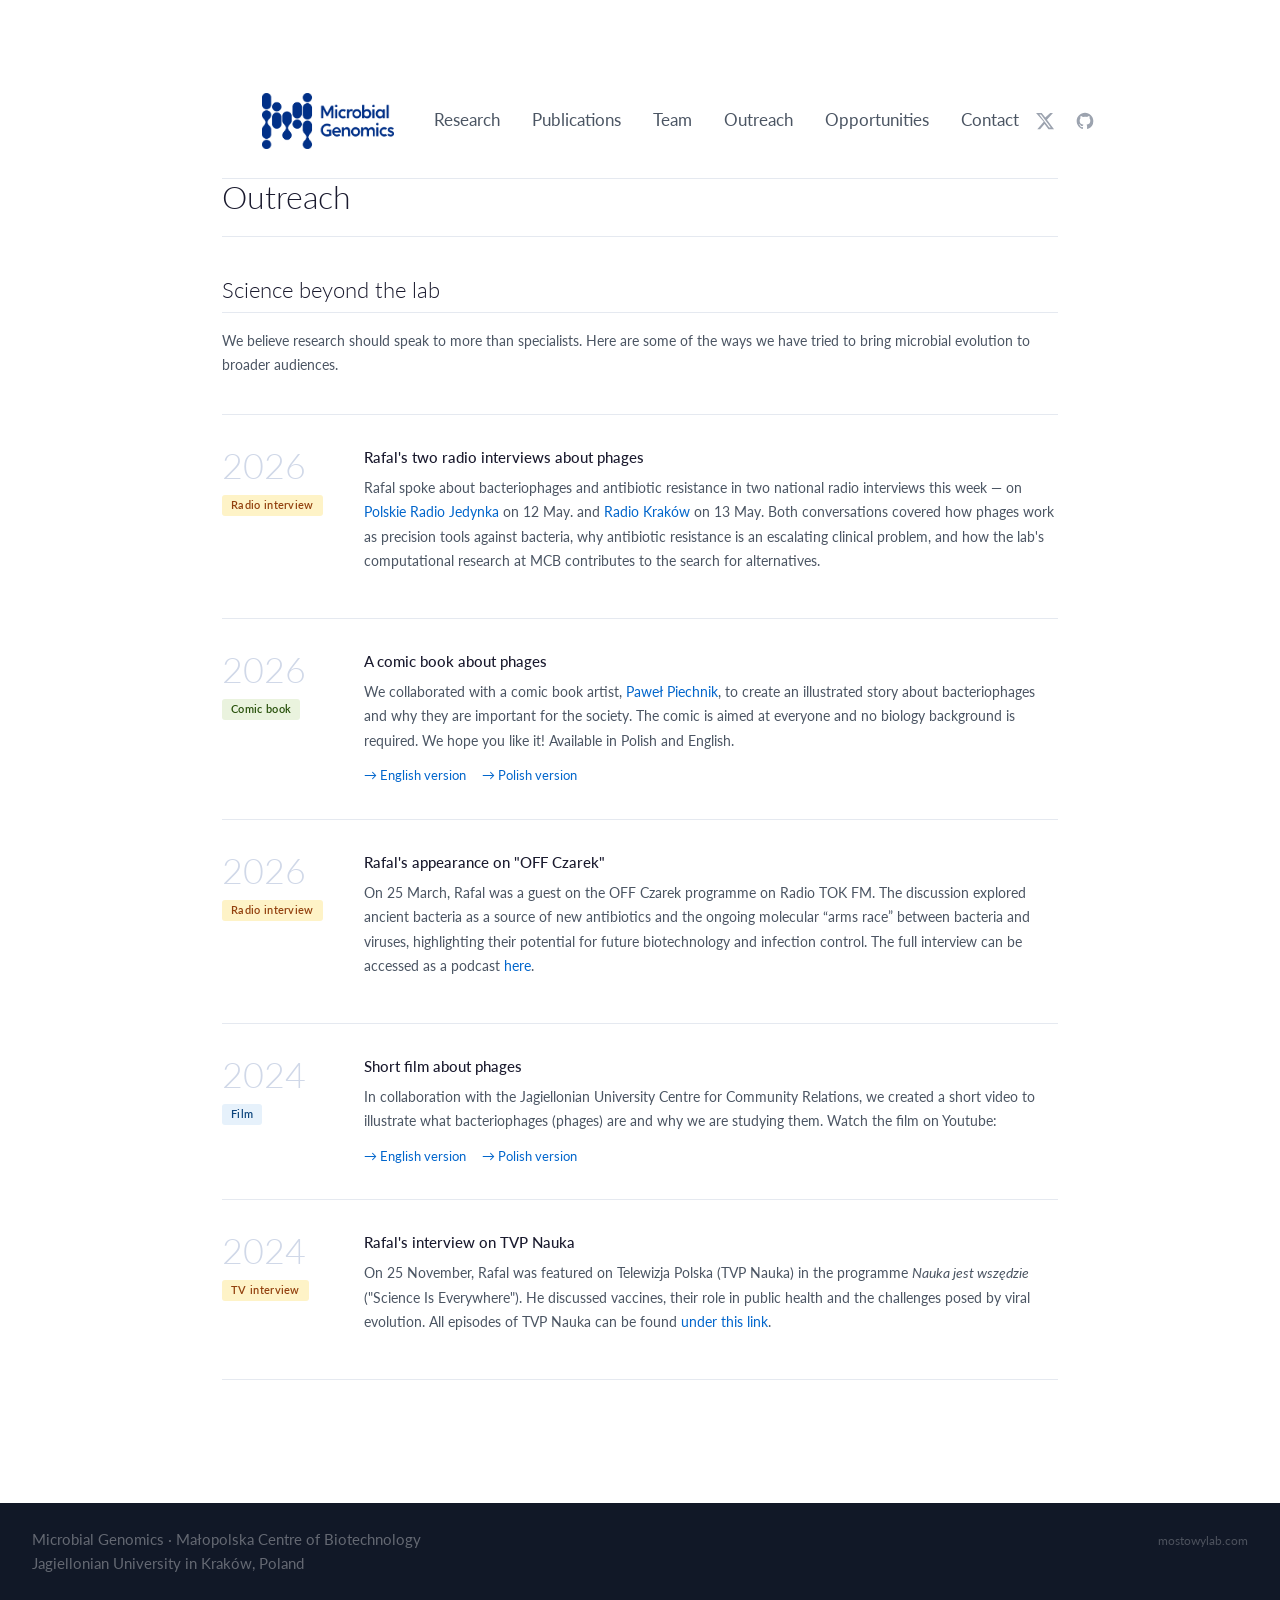
<file: outreach.html>
<!DOCTYPE html>
<html xmlns="http://www.w3.org/1999/xhtml" lang="en" xml:lang="en"><head>

<meta charset="utf-8">
<meta name="generator" content="quarto-1.9.37">

<meta name="viewport" content="width=device-width, initial-scale=1.0, user-scalable=yes">


<title>Outreach – Microbial Genomics</title>
<style>
/* Default styles provided by pandoc.
** See https://pandoc.org/MANUAL.html#variables-for-html for config info.
*/
code{white-space: pre-wrap;}
span.smallcaps{font-variant: small-caps;}
div.columns{display: flex; gap: min(4vw, 1.5em);}
div.column{flex: auto; overflow-x: auto;}
div.hanging-indent{margin-left: 1.5em; text-indent: -1.5em;}
ul.task-list{list-style: none;}
ul.task-list li input[type="checkbox"] {
  width: 0.8em;
  margin: 0 0.8em 0.2em -1em; /* quarto-specific, see https://github.com/quarto-dev/quarto-cli/issues/4556 */ 
  vertical-align: middle;
}
</style>


<script src="site_libs/quarto-nav/quarto-nav.js"></script>
<script src="site_libs/quarto-nav/headroom.min.js"></script>
<script src="site_libs/clipboard/clipboard.min.js"></script>
<script src="site_libs/quarto-search/autocomplete.umd.js"></script>
<script src="site_libs/quarto-search/fuse.min.js"></script>
<script src="site_libs/quarto-search/quarto-search.js"></script>
<meta name="quarto:offset" content="./">
<link href="./assets/favicon.png" rel="icon" type="image/png">
<script src="site_libs/quarto-html/quarto.js" type="module"></script>
<script src="site_libs/quarto-html/tabsets/tabsets.js" type="module"></script>
<script src="site_libs/quarto-html/popper.min.js"></script>
<script src="site_libs/quarto-html/tippy.umd.min.js"></script>
<script src="site_libs/quarto-html/anchor.min.js"></script>
<link href="site_libs/quarto-html/tippy.css" rel="stylesheet">
<link href="site_libs/quarto-html/quarto-syntax-highlighting-7f8f88aac4f3542376d5c11b86a4c14d.css" rel="stylesheet" id="quarto-text-highlighting-styles">
<script src="site_libs/bootstrap/bootstrap.min.js"></script>
<link href="site_libs/bootstrap/bootstrap-icons.css" rel="stylesheet">
<link href="site_libs/bootstrap/bootstrap-13ce6108a38e2e1c3322c3dd5537827d.min.css" rel="stylesheet" append-hash="true" id="quarto-bootstrap" data-mode="light">
<script id="quarto-search-options" type="application/json">{
  "location": "navbar",
  "copy-button": false,
  "collapse-after": 3,
  "panel-placement": "end",
  "type": "overlay",
  "limit": 50,
  "keyboard-shortcut": [
    "f",
    "/",
    "s"
  ],
  "show-item-context": false,
  "language": {
    "search-no-results-text": "No results",
    "search-matching-documents-text": "matching documents",
    "search-copy-link-title": "Copy link to search",
    "search-hide-matches-text": "Hide additional matches",
    "search-more-match-text": "more match in this document",
    "search-more-matches-text": "more matches in this document",
    "search-clear-button-title": "Clear",
    "search-text-placeholder": "",
    "search-detached-cancel-button-title": "Cancel",
    "search-submit-button-title": "Submit",
    "search-label": "Search"
  }
}</script>
<style>html{ scroll-behavior: smooth; }</style>


<link rel="stylesheet" href="styles.css">
<meta property="og:title" content="Outreach – Microbial Genomics">
<meta property="og:description" content="Microbial Genomics Group — Małopolska Centre of Biotechnology, Jagiellonian University, Kraków">
<meta property="og:image" content="https://mostowylab.com/assets/logo.png">
<meta property="og:site_name" content="Microbial Genomics">
<meta property="og:image:alt" content="Microbial Genomics">
<meta property="og:image:height" content="1140">
<meta property="og:image:width" content="2690">
<meta name="twitter:title" content="Outreach – Microbial Genomics">
<meta name="twitter:description" content="Microbial Genomics Group — Małopolska Centre of Biotechnology, Jagiellonian University, Kraków">
<meta name="twitter:image" content="https://mostowylab.com/assets/logo.png">
<meta name="twitter:image:alt" content="Microbial Genomics">
<meta name="twitter:image-height" content="1140">
<meta name="twitter:image-width" content="2690">
<meta name="twitter:card" content="summary_large_image">
</head>

<body class="nav-fixed quarto-light">

<div id="quarto-search-results"></div>
  <header id="quarto-header" class="headroom fixed-top">
    <nav class="navbar navbar-expand-lg " data-bs-theme="dark">
      <div class="navbar-container container-fluid">
        <div class="quarto-navbar-tools tools-end">
</div>
          <div id="quarto-search" class="" title="Search"></div>
      </div> <!-- /container-fluid -->
    </nav>
</header>
<!-- content -->
<div id="quarto-content" class="quarto-container page-columns page-rows-contents page-layout-full page-navbar">
<!-- sidebar -->
<!-- margin-sidebar -->
    
<!-- main -->
<main class="content column-page" id="quarto-document-content">
<nav id="site-nav">
  <div id="nav-left"></div>

  <div id="site-nav-inner">
    <a href="./" id="nav-logo">
      <img src="assets/logo.png" alt="Microbial Genomics">
    </a>
    <div id="nav-links">
      <a href="research.html">Research</a>
      <a href="publications.html">Publications</a>
      <a href="team.html">Team</a>
      <a href="outreach.html">Outreach</a>
      <a href="opportunities.html">Opportunities</a>
      <a href="contact.html">Contact</a>
    </div>
  </div>

  <div id="nav-right">
    <div id="nav-icons">
      <a href="https://twitter.com/RafalMostowy" target="_blank" aria-label="Twitter">
        <svg xmlns="http://www.w3.org/2000/svg" width="20" height="20" viewbox="0 0 24 24" fill="currentColor"><path d="M18.244 2.25h3.308l-7.227 8.26 8.502 11.24H16.17l-4.714-6.231-5.401 6.231H2.744l7.737-8.835L1.254 2.25H8.08l4.253 5.622 5.912-5.622zm-1.161 17.52h1.833L7.084 4.126H5.117z"></path></svg>
      </a>
      <a href="https://github.com/bioinf-mcb" target="_blank" aria-label="GitHub">
        <svg xmlns="http://www.w3.org/2000/svg" width="20" height="20" viewbox="0 0 24 24" fill="currentColor"><path d="M12 2C6.477 2 2 6.484 2 12.017c0 4.425 2.865 8.18 6.839 9.504.5.092.682-.217.682-.483 0-.237-.008-.868-.013-1.703-2.782.605-3.369-1.343-3.369-1.343-.454-1.158-1.11-1.466-1.11-1.466-.908-.62.069-.608.069-.608 1.003.07 1.531 1.032 1.531 1.032.892 1.53 2.341 1.088 2.91.832.092-.647.35-1.088.636-1.338-2.22-.253-4.555-1.113-4.555-4.951 0-1.093.39-1.988 1.029-2.688-.103-.253-.446-1.272.098-2.65 0 0 .84-.27 2.75 1.026A9.564 9.564 0 0112 6.844c.85.004 1.705.115 2.504.337 1.909-1.296 2.747-1.027 2.747-1.027.546 1.379.202 2.398.1 2.651.64.7 1.028 1.595 1.028 2.688 0 3.848-2.339 4.695-4.566 4.943.359.309.678.92.678 1.855 0 1.338-.012 2.419-.012 2.747 0 .268.18.58.688.482A10.019 10.019 0 0022 12.017C22 6.484 17.522 2 12 2z"></path></svg>
      </a>
    </div>
    <button id="nav-hamburger" aria-label="Toggle menu" aria-expanded="false">
      <span></span><span></span><span></span>
    </button>
  </div>
</nav>

<style>
#quarto-header { display: none !important; }

/* ── Desktop: 3-column flex ── */
#site-nav {
  position: sticky;
  top: 0;
  z-index: 1000;
  width: 100%;
  background: #fff;
  border-bottom: 0.5px solid #E5E9F0;
  display: flex;
  align-items: center;
  height: 116px;
  padding: 0 40px;
  box-sizing: border-box;
}

#nav-left  { flex: 1; }
#nav-right { flex: 1; display: flex; align-items: center; justify-content: flex-end; gap: 20px; }

#site-nav-inner {
  display: flex;
  align-items: center;
  flex-shrink: 0;
}

#nav-logo {
  display: flex;
  align-items: center;
  margin-right: 24px;
  border: none !important;
  text-decoration: none;
  flex-shrink: 0;
}
#nav-logo img {
  height: 56px;
  width: auto;
  mix-blend-mode: multiply;
  display: block;
}

#nav-links {
  display: flex;
  align-items: center;
  gap: 0;
}
#nav-links a {
  font-family: 'Lato', sans-serif;
  font-size: 17px;
  font-weight: 400;
  color: #4B5563;
  padding: 8px 16px;
  border-radius: 4px;
  border: none !important;
  text-decoration: none;
  white-space: nowrap;
  transition: color 0.15s, background 0.15s;
}
#nav-links a:hover { color: #003087; background: #F4F7FB; }

#nav-icons { display: flex; align-items: center; gap: 20px; }
#nav-icons a {
  color: #9CA3AF;
  border: none !important;
  text-decoration: none;
  display: flex;
  align-items: center;
  transition: color 0.15s;
}
#nav-icons a:hover { color: #003087; }

/* Hamburger — hidden on desktop */
#nav-hamburger {
  display: none;
  flex-direction: column;
  justify-content: center;
  gap: 5px;
  width: 36px;
  height: 36px;
  background: none;
  border: none;
  cursor: pointer;
  padding: 4px;
  border-radius: 4px;
}
#nav-hamburger span {
  display: block;
  width: 24px;
  height: 2px;
  background: #4B5563;
  border-radius: 2px;
  transition: all 0.25s;
  transform-origin: center;
}
/* Animate to X when open */
#nav-hamburger.open span:nth-child(1) { transform: translateY(7px) rotate(45deg); }
#nav-hamburger.open span:nth-child(2) { opacity: 0; }
#nav-hamburger.open span:nth-child(3) { transform: translateY(-7px) rotate(-45deg); }

/* ── Mobile: below 820px ── */
@media (max-width: 820px) {
  #site-nav {
    height: auto;
    min-height: 72px;
    flex-wrap: wrap;
    padding: 0 20px;
    align-items: center;
  }

  /* Hide spacer */
  #nav-left { display: none; }

  /* Logo takes natural width */
  #site-nav-inner { flex: 1; }
  #nav-logo img { height: 40px; }

  /* Right: just icons + hamburger */
  #nav-right {
    flex: 0;
    gap: 16px;
    padding: 16px 0;
  }

  #nav-hamburger { display: flex; }

  /* Nav links: hidden by default, shown when open */
  #nav-links {
    display: none;
    flex-direction: column;
    align-items: flex-start;
    width: 100%;
    padding: 8px 0 16px;
    border-top: 0.5px solid #E5E9F0;
    gap: 0;
    /* Full-width row below logo+icons */
    order: 10;
    flex-basis: 100%;
  }
  #nav-links.open { display: flex; }
  #nav-links a {
    width: 100%;
    font-size: 16px;
    padding: 10px 4px;
    border-radius: 0;
    border-bottom: 0.5px solid #F4F7FB !important;
  }
  #nav-links a:last-child { border-bottom: none !important; }
}
</style>

<script>
document.addEventListener("DOMContentLoaded", function () {
  var btn   = document.getElementById("nav-hamburger");
  var links = document.getElementById("nav-links");
  if (!btn || !links) return;
  btn.addEventListener("click", function () {
    var open = links.classList.toggle("open");
    btn.classList.toggle("open", open);
    btn.setAttribute("aria-expanded", open);
  });
  // Close menu when a link is clicked
  links.querySelectorAll("a").forEach(function (a) {
    a.addEventListener("click", function () {
      links.classList.remove("open");
      btn.classList.remove("open");
      btn.setAttribute("aria-expanded", false);
    });
  });
});
</script>

<header id="title-block-header" class="quarto-title-block default">
<div class="quarto-title">
<h1 class="title">Outreach</h1>
</div>



<div class="quarto-title-meta column-page">

    
  
    
  </div>
  


</header>


<section id="science-beyond-the-lab" class="level2">
<h2 class="anchored" data-anchor-id="science-beyond-the-lab">Science beyond the lab</h2>
<p style="font-size:14px; color:#4B5563; max-width:860px; line-height:1.75; margin-bottom:36px;">
We believe research should speak to more than specialists. Here are some of the ways we have tried to bring microbial evolution to broader audiences.
</p>
<div class="outreach-list">

<div class="outreach-entry">
<div>
  <div class="outreach-year">2026</div>
  <span class="outreach-pill pill-interview">Radio interview</span>
</div>
<div>
  <p class="outreach-title">Rafal's two radio interviews about phages</p>
  <p class="outreach-desc">Rafal spoke about bacteriophages and antibiotic resistance in two national radio interviews this week — on <a href="https://jedynka.polskieradio.pl/artykul/3686138,Bakteriofagi-niczym-waleczne-roboty-Jak-dzia%C5%82aj%C4%85-dobre-wirusy" target="_blank">Polskie Radio Jedynka</a> on 12 May. and <a href="https://www.radiokrakow.pl/audycje/antybiotyki-przestaja-wystarczac-badacze-z-krakowa-pracuja-nad-alternatywa" target="_blank">Radio Kraków</a> on 13 May. Both conversations covered how phages work as precision tools against bacteria, why antibiotic resistance is an escalating clinical problem, and how the lab's computational research at MCB contributes to the search for alternatives. 
</p>
</div>
</div>

<div class="outreach-entry">
<div>
  <div class="outreach-year">2026</div>
  <span class="outreach-pill pill-comic">Comic book</span>
</div>
<div>
  <p class="outreach-title">A comic book about phages</p>
  <p class="outreach-desc">We collaborated with a comic book artist, <a href="https://pawelpiechnik.com/pl" target="_blank">Paweł Piechnik</a>, to create an illustrated story about bacteriophages and why they are important for the society. The comic is aimed at everyone and no biology background is required. We hope you like it! Available in Polish and English.</p>
  <div class="outreach-links">
    <a href="media/comic-en.jpg" target="_blank">→ English version</a>
    <a href="media/comic-pl.jpg" target="_blank">→ Polish version</a>
  </div>
</div>
</div>

<div class="outreach-entry">
<div>
  <div class="outreach-year">2026</div>
  <span class="outreach-pill pill-interview">Radio interview</span>
</div>
<div>
  <p class="outreach-title">Rafal's appearance on "OFF Czarek"</p>
  <p class="outreach-desc">On 25 March, Rafal was a guest on the OFF Czarek programme on Radio TOK FM. The discussion explored ancient bacteria as a source of new antibiotics and the ongoing molecular “arms race” between bacteria and viruses, highlighting their potential for future biotechnology and infection control. The full interview can be accessed as a podcast <a href="https://audycje.tokfm.pl/podcast/190273,Prawo-bakteryjnej-dzungli-i-cukrowe-tarcze-Wojna-trwa-od-milionow-lat" target="_blank">here</a>.</p>
</div>
</div>

<div class="outreach-entry">
<div>
  <div class="outreach-year">2024</div>
  <span class="outreach-pill pill-film">Film</span>
</div>
<div>
  <p class="outreach-title">Short film about phages</p>
  <p class="outreach-desc">In collaboration with the Jagiellonian University Centre for Community Relations, we created a short video to illustrate what bacteriophages (phages) are and why we are studying them. Watch the film on Youtube:</p>
  <div class="outreach-links">
    <a href="https://www.youtube.com/watch?v=wXnxBd7kc24" target="_blank">→ English version</a>
    <a href="https://www.youtube.com/watch?v=sMLvvUre3pk" target="_blank">→ Polish version</a>
  </div>
</div>
</div>

<div class="outreach-entry">
<div>
  <div class="outreach-year">2024</div>
  <span class="outreach-pill pill-interview">TV interview</span>
</div>
<div>
  <p class="outreach-title">Rafal's interview on TVP Nauka</p>
  <p class="outreach-desc">On 25 November, Rafal was featured on Telewizja Polska (TVP Nauka) in the programme <i>Nauka jest wszędzie</i> ("Science Is Everywhere"). He discussed vaccines, their role in public health and the challenges posed by viral evolution. All episodes of TVP Nauka can be found <a href="https://vod.tvp.pl/.../nauka-jest-wszedzie-odcinki,1692329" target="_blank">under this link</a>.</p>
</div>
</div>

</div>


</section>

</main> <!-- /main -->
<script id="quarto-html-after-body" type="application/javascript">
  window.document.addEventListener("DOMContentLoaded", function (event) {
    const icon = "";
    const anchorJS = new window.AnchorJS();
    anchorJS.options = {
      placement: 'right',
      icon: icon
    };
    anchorJS.add('.anchored');
    const isCodeAnnotation = (el) => {
      for (const clz of el.classList) {
        if (clz.startsWith('code-annotation-')) {                     
          return true;
        }
      }
      return false;
    }
    const onCopySuccess = function(e) {
      // button target
      const button = e.trigger;
      // don't keep focus
      button.blur();
      // flash "checked"
      button.classList.add('code-copy-button-checked');
      var currentTitle = button.getAttribute("title");
      button.setAttribute("title", "Copied!");
      let tooltip;
      if (window.bootstrap) {
        button.setAttribute("data-bs-toggle", "tooltip");
        button.setAttribute("data-bs-placement", "left");
        button.setAttribute("data-bs-title", "Copied!");
        tooltip = new bootstrap.Tooltip(button, 
          { trigger: "manual", 
            customClass: "code-copy-button-tooltip",
            offset: [0, -8]});
        tooltip.show();    
      }
      setTimeout(function() {
        if (tooltip) {
          tooltip.hide();
          button.removeAttribute("data-bs-title");
          button.removeAttribute("data-bs-toggle");
          button.removeAttribute("data-bs-placement");
        }
        button.setAttribute("title", currentTitle);
        button.classList.remove('code-copy-button-checked');
      }, 1000);
      // clear code selection
      e.clearSelection();
    }
    const getTextToCopy = function(trigger) {
      const outerScaffold = trigger.parentElement.cloneNode(true);
      const codeEl = outerScaffold.querySelector('code');
      for (const childEl of codeEl.children) {
        if (isCodeAnnotation(childEl)) {
          childEl.remove();
        }
      }
      return codeEl.innerText;
    }
    const clipboard = new window.ClipboardJS('.code-copy-button:not([data-in-quarto-modal])', {
      text: getTextToCopy
    });
    clipboard.on('success', onCopySuccess);
    if (window.document.getElementById('quarto-embedded-source-code-modal')) {
      const clipboardModal = new window.ClipboardJS('.code-copy-button[data-in-quarto-modal]', {
        text: getTextToCopy,
        container: window.document.getElementById('quarto-embedded-source-code-modal')
      });
      clipboardModal.on('success', onCopySuccess);
    }
      var localhostRegex = new RegExp(/^(?:http|https):\/\/localhost\:?[0-9]*\//);
      var mailtoRegex = new RegExp(/^mailto:/);
        var filterRegex = new RegExp("https:\/\/mostowylab\.com");
      var isInternal = (href) => {
          return filterRegex.test(href) || localhostRegex.test(href) || mailtoRegex.test(href);
      }
      // Inspect non-navigation links and adorn them if external
     var links = window.document.querySelectorAll('a[href]:not(.nav-link):not(.navbar-brand):not(.toc-action):not(.sidebar-link):not(.sidebar-item-toggle):not(.pagination-link):not(.no-external):not([aria-hidden]):not(.dropdown-item):not(.quarto-navigation-tool):not(.about-link)');
      for (var i=0; i<links.length; i++) {
        const link = links[i];
        if (!isInternal(link.href)) {
          // undo the damage that might have been done by quarto-nav.js in the case of
          // links that we want to consider external
          if (link.dataset.originalHref !== undefined) {
            link.href = link.dataset.originalHref;
          }
            // target, if specified
            link.setAttribute("target", "_blank");
            if (link.getAttribute("rel") === null) {
              link.setAttribute("rel", "noopener");
            }
        }
      }
    function tippyHover(el, contentFn, onTriggerFn, onUntriggerFn) {
      const config = {
        allowHTML: true,
        maxWidth: 500,
        delay: 100,
        arrow: false,
        appendTo: function(el) {
            return el.parentElement;
        },
        interactive: true,
        interactiveBorder: 10,
        theme: 'quarto',
        placement: 'bottom-start',
      };
      if (contentFn) {
        config.content = contentFn;
      }
      if (onTriggerFn) {
        config.onTrigger = onTriggerFn;
      }
      if (onUntriggerFn) {
        config.onUntrigger = onUntriggerFn;
      }
      window.tippy(el, config); 
    }
    const noterefs = window.document.querySelectorAll('a[role="doc-noteref"]');
    for (var i=0; i<noterefs.length; i++) {
      const ref = noterefs[i];
      tippyHover(ref, function() {
        // use id or data attribute instead here
        let href = ref.getAttribute('data-footnote-href') || ref.getAttribute('href');
        try { href = new URL(href).hash; } catch {}
        const id = href.replace(/^#\/?/, "");
        const note = window.document.getElementById(id);
        if (note) {
          return note.innerHTML;
        } else {
          return "";
        }
      });
    }
    const xrefs = window.document.querySelectorAll('a.quarto-xref');
    const processXRef = (id, note) => {
      // Strip column container classes
      const stripColumnClz = (el) => {
        el.classList.remove("page-full", "page-columns");
        if (el.children) {
          for (const child of el.children) {
            stripColumnClz(child);
          }
        }
      }
      stripColumnClz(note)
      if (id === null || id.startsWith('sec-')) {
        // Special case sections, only their first couple elements
        const container = document.createElement("div");
        if (note.children && note.children.length > 2) {
          container.appendChild(note.children[0].cloneNode(true));
          for (let i = 1; i < note.children.length; i++) {
            const child = note.children[i];
            if (child.tagName === "P" && child.innerText === "") {
              continue;
            } else {
              container.appendChild(child.cloneNode(true));
              break;
            }
          }
          if (window.Quarto?.typesetMath) {
            window.Quarto.typesetMath(container);
          }
          return container.innerHTML
        } else {
          if (window.Quarto?.typesetMath) {
            window.Quarto.typesetMath(note);
          }
          return note.innerHTML;
        }
      } else {
        // Remove any anchor links if they are present
        const anchorLink = note.querySelector('a.anchorjs-link');
        if (anchorLink) {
          anchorLink.remove();
        }
        if (window.Quarto?.typesetMath) {
          window.Quarto.typesetMath(note);
        }
        if (note.classList.contains("callout")) {
          return note.outerHTML;
        } else {
          return note.innerHTML;
        }
      }
    }
    for (var i=0; i<xrefs.length; i++) {
      const xref = xrefs[i];
      tippyHover(xref, undefined, function(instance) {
        instance.disable();
        let url = xref.getAttribute('href');
        let hash = undefined; 
        if (url.startsWith('#')) {
          hash = url;
        } else {
          try { hash = new URL(url).hash; } catch {}
        }
        if (hash) {
          const id = hash.replace(/^#\/?/, "");
          const note = window.document.getElementById(id);
          if (note !== null) {
            try {
              const html = processXRef(id, note.cloneNode(true));
              instance.setContent(html);
            } finally {
              instance.enable();
              instance.show();
            }
          } else {
            // See if we can fetch this
            fetch(url.split('#')[0])
            .then(res => res.text())
            .then(html => {
              const parser = new DOMParser();
              const htmlDoc = parser.parseFromString(html, "text/html");
              const note = htmlDoc.getElementById(id);
              if (note !== null) {
                const html = processXRef(id, note);
                instance.setContent(html);
              } 
            }).finally(() => {
              instance.enable();
              instance.show();
            });
          }
        } else {
          // See if we can fetch a full url (with no hash to target)
          // This is a special case and we should probably do some content thinning / targeting
          fetch(url)
          .then(res => res.text())
          .then(html => {
            const parser = new DOMParser();
            const htmlDoc = parser.parseFromString(html, "text/html");
            const note = htmlDoc.querySelector('main.content');
            if (note !== null) {
              // This should only happen for chapter cross references
              // (since there is no id in the URL)
              // remove the first header
              if (note.children.length > 0 && note.children[0].tagName === "HEADER") {
                note.children[0].remove();
              }
              const html = processXRef(null, note);
              instance.setContent(html);
            } 
          }).finally(() => {
            instance.enable();
            instance.show();
          });
        }
      }, function(instance) {
      });
    }
        let selectedAnnoteEl;
        const selectorForAnnotation = ( cell, annotation) => {
          let cellAttr = 'data-code-cell="' + cell + '"';
          let lineAttr = 'data-code-annotation="' +  annotation + '"';
          const selector = 'span[' + cellAttr + '][' + lineAttr + ']';
          return selector;
        }
        const selectCodeLines = (annoteEl) => {
          const doc = window.document;
          const targetCell = annoteEl.getAttribute("data-target-cell");
          const targetAnnotation = annoteEl.getAttribute("data-target-annotation");
          const annoteSpan = window.document.querySelector(selectorForAnnotation(targetCell, targetAnnotation));
          const lines = annoteSpan.getAttribute("data-code-lines").split(",");
          const lineIds = lines.map((line) => {
            return targetCell + "-" + line;
          })
          let top = null;
          let height = null;
          let parent = null;
          if (lineIds.length > 0) {
              //compute the position of the single el (top and bottom and make a div)
              const el = window.document.getElementById(lineIds[0]);
              top = el.offsetTop;
              height = el.offsetHeight;
              parent = el.parentElement.parentElement;
            if (lineIds.length > 1) {
              const lastEl = window.document.getElementById(lineIds[lineIds.length - 1]);
              const bottom = lastEl.offsetTop + lastEl.offsetHeight;
              height = bottom - top;
            }
            if (top !== null && height !== null && parent !== null) {
              // cook up a div (if necessary) and position it 
              let div = window.document.getElementById("code-annotation-line-highlight");
              if (div === null) {
                div = window.document.createElement("div");
                div.setAttribute("id", "code-annotation-line-highlight");
                div.style.position = 'absolute';
                parent.appendChild(div);
              }
              div.style.top = top - 2 + "px";
              div.style.height = height + 4 + "px";
              div.style.left = 0;
              let gutterDiv = window.document.getElementById("code-annotation-line-highlight-gutter");
              if (gutterDiv === null) {
                gutterDiv = window.document.createElement("div");
                gutterDiv.setAttribute("id", "code-annotation-line-highlight-gutter");
                gutterDiv.style.position = 'absolute';
                const codeCell = window.document.getElementById(targetCell);
                const gutter = codeCell.querySelector('.code-annotation-gutter');
                gutter.appendChild(gutterDiv);
              }
              gutterDiv.style.top = top - 2 + "px";
              gutterDiv.style.height = height + 4 + "px";
            }
            selectedAnnoteEl = annoteEl;
          }
        };
        const unselectCodeLines = () => {
          const elementsIds = ["code-annotation-line-highlight", "code-annotation-line-highlight-gutter"];
          elementsIds.forEach((elId) => {
            const div = window.document.getElementById(elId);
            if (div) {
              div.remove();
            }
          });
          selectedAnnoteEl = undefined;
        };
          // Handle positioning of the toggle
      window.addEventListener(
        "resize",
        throttle(() => {
          elRect = undefined;
          if (selectedAnnoteEl) {
            selectCodeLines(selectedAnnoteEl);
          }
        }, 10)
      );
      function throttle(fn, ms) {
      let throttle = false;
      let timer;
        return (...args) => {
          if(!throttle) { // first call gets through
              fn.apply(this, args);
              throttle = true;
          } else { // all the others get throttled
              if(timer) clearTimeout(timer); // cancel #2
              timer = setTimeout(() => {
                fn.apply(this, args);
                timer = throttle = false;
              }, ms);
          }
        };
      }
        // Attach click handler to the DT
        const annoteDls = window.document.querySelectorAll('dt[data-target-cell]');
        for (const annoteDlNode of annoteDls) {
          annoteDlNode.addEventListener('click', (event) => {
            const clickedEl = event.target;
            if (clickedEl !== selectedAnnoteEl) {
              unselectCodeLines();
              const activeEl = window.document.querySelector('dt[data-target-cell].code-annotation-active');
              if (activeEl) {
                activeEl.classList.remove('code-annotation-active');
              }
              selectCodeLines(clickedEl);
              clickedEl.classList.add('code-annotation-active');
            } else {
              // Unselect the line
              unselectCodeLines();
              clickedEl.classList.remove('code-annotation-active');
            }
          });
        }
    const findCites = (el) => {
      const parentEl = el.parentElement;
      if (parentEl) {
        const cites = parentEl.dataset.cites;
        if (cites) {
          return {
            el,
            cites: cites.split(' ')
          };
        } else {
          return findCites(el.parentElement)
        }
      } else {
        return undefined;
      }
    };
    var bibliorefs = window.document.querySelectorAll('a[role="doc-biblioref"]');
    for (var i=0; i<bibliorefs.length; i++) {
      const ref = bibliorefs[i];
      const citeInfo = findCites(ref);
      if (citeInfo) {
        tippyHover(citeInfo.el, function() {
          var popup = window.document.createElement('div');
          citeInfo.cites.forEach(function(cite) {
            var citeDiv = window.document.createElement('div');
            citeDiv.classList.add('hanging-indent');
            citeDiv.classList.add('csl-entry');
            var biblioDiv = window.document.getElementById('ref-' + cite);
            if (biblioDiv) {
              citeDiv.innerHTML = biblioDiv.innerHTML;
            }
            popup.appendChild(citeDiv);
          });
          return popup.innerHTML;
        });
      }
    }
  });
  </script>
</div> <!-- /content -->
<footer class="footer">
  <div class="nav-footer">
    <div class="nav-footer-left">
<p>Microbial Genomics · Małopolska Centre of Biotechnology Jagiellonian University in Kraków, Poland</p>
</div>   
    <div class="nav-footer-center">
      &nbsp;
    </div>
    <div class="nav-footer-right">
<p><a href="https://mostowylab.com">mostowylab.com</a></p>
</div>
  </div>
</footer>




<script src="site_libs/quarto-html/zenscroll-min.js"></script>
</body></html>
</file>
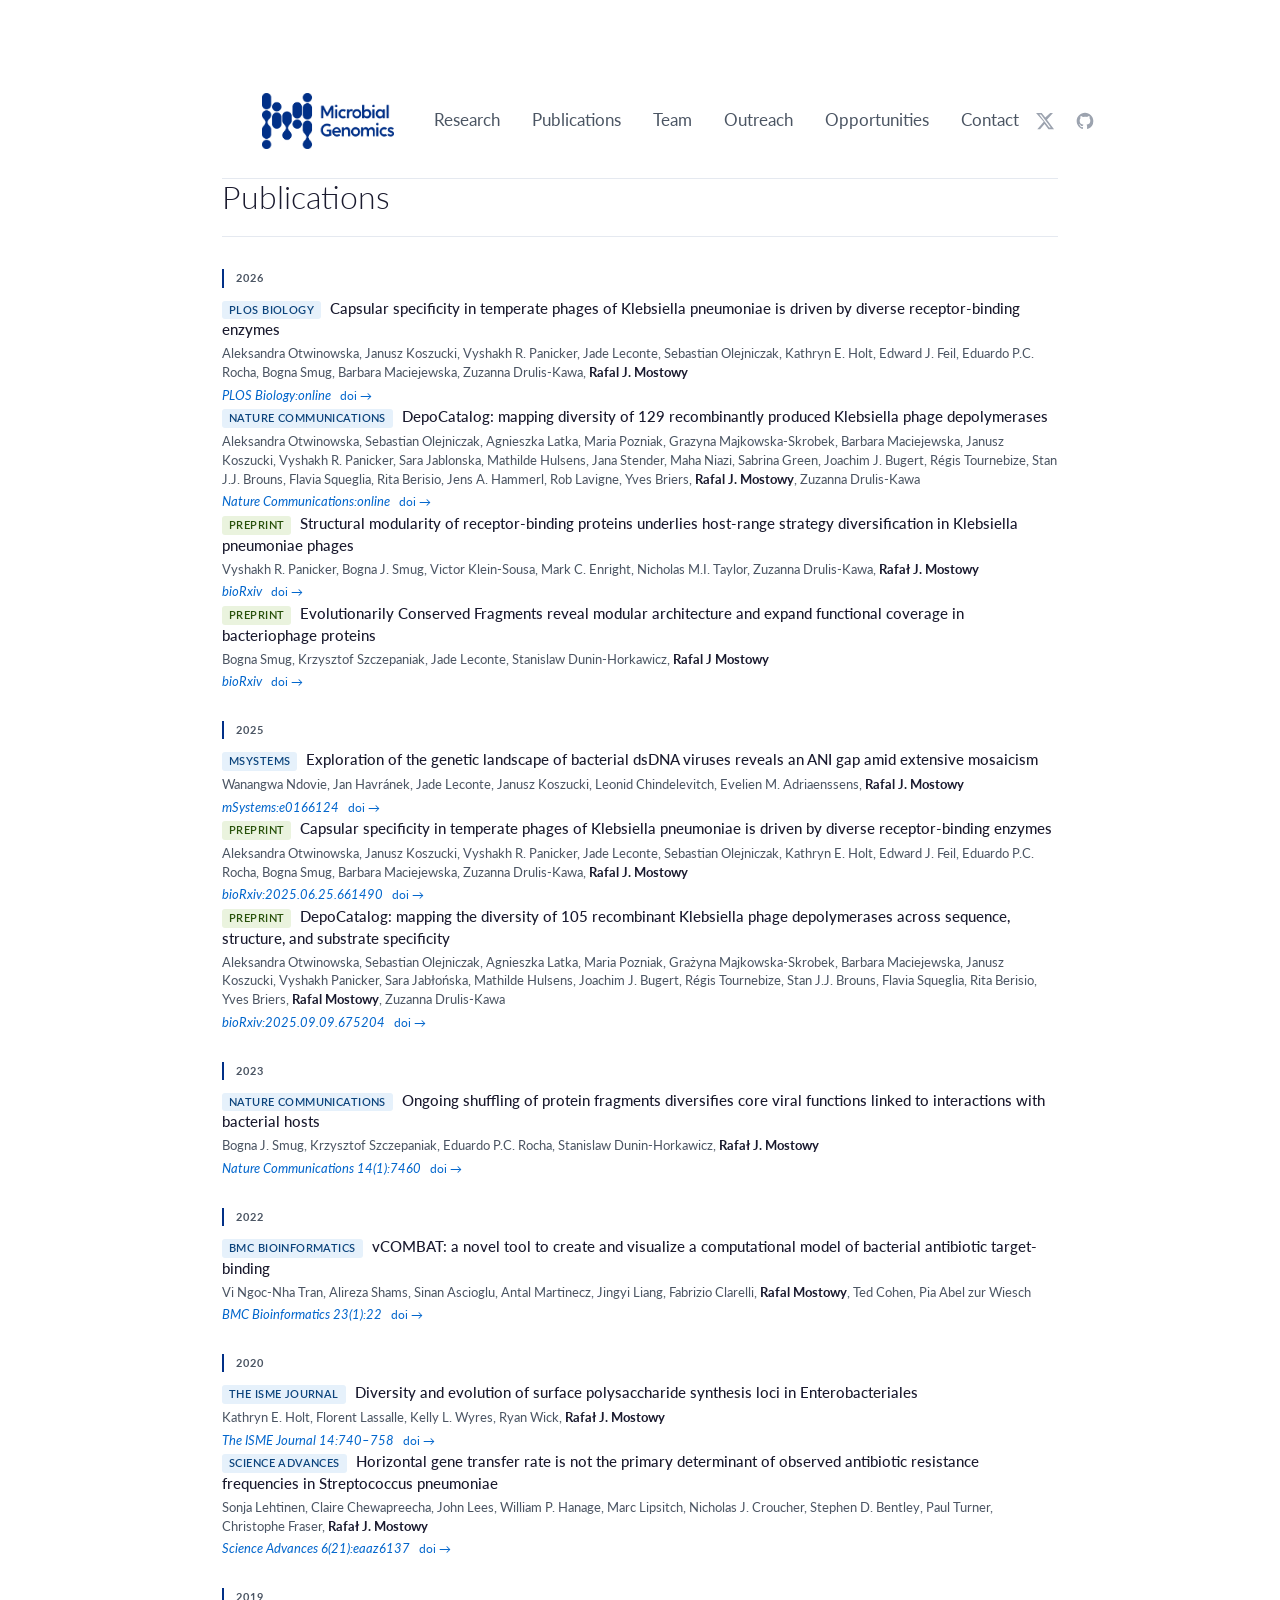
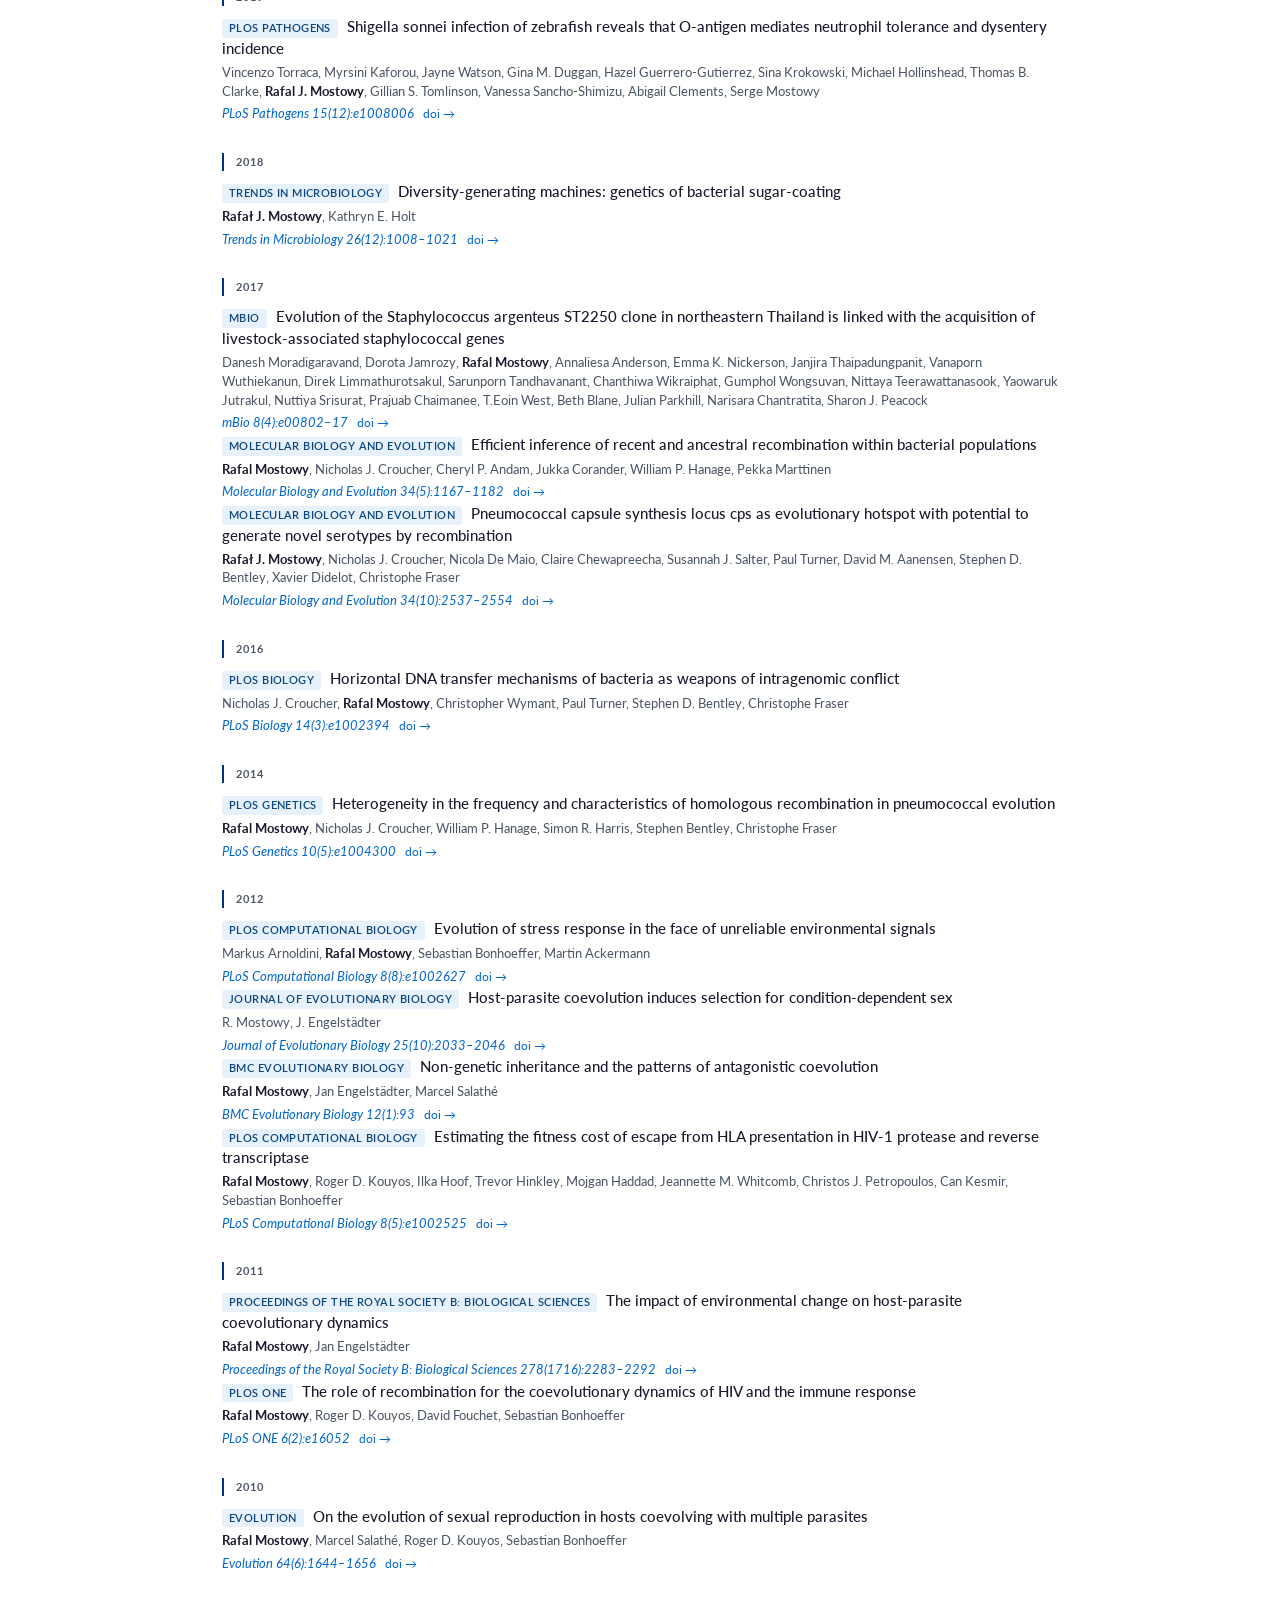
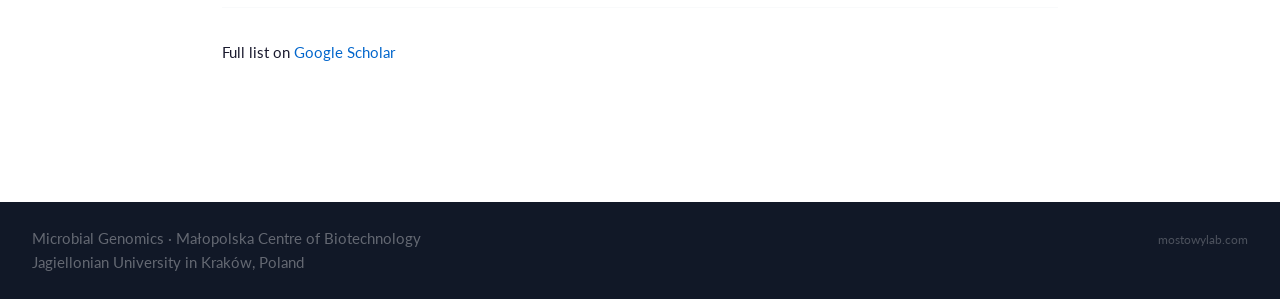
<file: publications.html>
<!DOCTYPE html>
<html xmlns="http://www.w3.org/1999/xhtml" lang="en" xml:lang="en"><head>

<meta charset="utf-8">
<meta name="generator" content="quarto-1.9.37">

<meta name="viewport" content="width=device-width, initial-scale=1.0, user-scalable=yes">


<title>Publications – Microbial Genomics</title>
<style>
/* Default styles provided by pandoc.
** See https://pandoc.org/MANUAL.html#variables-for-html for config info.
*/
code{white-space: pre-wrap;}
span.smallcaps{font-variant: small-caps;}
div.columns{display: flex; gap: min(4vw, 1.5em);}
div.column{flex: auto; overflow-x: auto;}
div.hanging-indent{margin-left: 1.5em; text-indent: -1.5em;}
ul.task-list{list-style: none;}
ul.task-list li input[type="checkbox"] {
  width: 0.8em;
  margin: 0 0.8em 0.2em -1em; /* quarto-specific, see https://github.com/quarto-dev/quarto-cli/issues/4556 */ 
  vertical-align: middle;
}
</style>


<script src="site_libs/quarto-nav/quarto-nav.js"></script>
<script src="site_libs/quarto-nav/headroom.min.js"></script>
<script src="site_libs/clipboard/clipboard.min.js"></script>
<script src="site_libs/quarto-search/autocomplete.umd.js"></script>
<script src="site_libs/quarto-search/fuse.min.js"></script>
<script src="site_libs/quarto-search/quarto-search.js"></script>
<meta name="quarto:offset" content="./">
<link href="./assets/favicon.png" rel="icon" type="image/png">
<script src="site_libs/quarto-html/quarto.js" type="module"></script>
<script src="site_libs/quarto-html/tabsets/tabsets.js" type="module"></script>
<script src="site_libs/quarto-html/popper.min.js"></script>
<script src="site_libs/quarto-html/tippy.umd.min.js"></script>
<script src="site_libs/quarto-html/anchor.min.js"></script>
<link href="site_libs/quarto-html/tippy.css" rel="stylesheet">
<link href="site_libs/quarto-html/quarto-syntax-highlighting-7f8f88aac4f3542376d5c11b86a4c14d.css" rel="stylesheet" id="quarto-text-highlighting-styles">
<script src="site_libs/bootstrap/bootstrap.min.js"></script>
<link href="site_libs/bootstrap/bootstrap-icons.css" rel="stylesheet">
<link href="site_libs/bootstrap/bootstrap-13ce6108a38e2e1c3322c3dd5537827d.min.css" rel="stylesheet" append-hash="true" id="quarto-bootstrap" data-mode="light">
<script id="quarto-search-options" type="application/json">{
  "location": "navbar",
  "copy-button": false,
  "collapse-after": 3,
  "panel-placement": "end",
  "type": "overlay",
  "limit": 50,
  "keyboard-shortcut": [
    "f",
    "/",
    "s"
  ],
  "show-item-context": false,
  "language": {
    "search-no-results-text": "No results",
    "search-matching-documents-text": "matching documents",
    "search-copy-link-title": "Copy link to search",
    "search-hide-matches-text": "Hide additional matches",
    "search-more-match-text": "more match in this document",
    "search-more-matches-text": "more matches in this document",
    "search-clear-button-title": "Clear",
    "search-text-placeholder": "",
    "search-detached-cancel-button-title": "Cancel",
    "search-submit-button-title": "Submit",
    "search-label": "Search"
  }
}</script>
<style>html{ scroll-behavior: smooth; }</style>


<link rel="stylesheet" href="styles.css">
<meta property="og:title" content="Publications – Microbial Genomics">
<meta property="og:description" content="Microbial Genomics Group — Małopolska Centre of Biotechnology, Jagiellonian University, Kraków">
<meta property="og:image" content="https://mostowylab.com/assets/logo.png">
<meta property="og:site_name" content="Microbial Genomics">
<meta property="og:image:alt" content="Microbial Genomics">
<meta property="og:image:height" content="1140">
<meta property="og:image:width" content="2690">
<meta name="twitter:title" content="Publications – Microbial Genomics">
<meta name="twitter:description" content="Microbial Genomics Group — Małopolska Centre of Biotechnology, Jagiellonian University, Kraków">
<meta name="twitter:image" content="https://mostowylab.com/assets/logo.png">
<meta name="twitter:image:alt" content="Microbial Genomics">
<meta name="twitter:image-height" content="1140">
<meta name="twitter:image-width" content="2690">
<meta name="twitter:card" content="summary_large_image">
</head>

<body class="nav-fixed quarto-light">

<div id="quarto-search-results"></div>
  <header id="quarto-header" class="headroom fixed-top">
    <nav class="navbar navbar-expand-lg " data-bs-theme="dark">
      <div class="navbar-container container-fluid">
        <div class="quarto-navbar-tools tools-end">
</div>
          <div id="quarto-search" class="" title="Search"></div>
      </div> <!-- /container-fluid -->
    </nav>
</header>
<!-- content -->
<div id="quarto-content" class="quarto-container page-columns page-rows-contents page-layout-full page-navbar">
<!-- sidebar -->
<!-- margin-sidebar -->
    
<!-- main -->
<main class="content column-page" id="quarto-document-content">
<nav id="site-nav">
  <div id="nav-left"></div>

  <div id="site-nav-inner">
    <a href="./" id="nav-logo">
      <img src="assets/logo.png" alt="Microbial Genomics">
    </a>
    <div id="nav-links">
      <a href="research.html">Research</a>
      <a href="publications.html">Publications</a>
      <a href="team.html">Team</a>
      <a href="outreach.html">Outreach</a>
      <a href="opportunities.html">Opportunities</a>
      <a href="contact.html">Contact</a>
    </div>
  </div>

  <div id="nav-right">
    <div id="nav-icons">
      <a href="https://twitter.com/RafalMostowy" target="_blank" aria-label="Twitter">
        <svg xmlns="http://www.w3.org/2000/svg" width="20" height="20" viewbox="0 0 24 24" fill="currentColor"><path d="M18.244 2.25h3.308l-7.227 8.26 8.502 11.24H16.17l-4.714-6.231-5.401 6.231H2.744l7.737-8.835L1.254 2.25H8.08l4.253 5.622 5.912-5.622zm-1.161 17.52h1.833L7.084 4.126H5.117z"></path></svg>
      </a>
      <a href="https://github.com/bioinf-mcb" target="_blank" aria-label="GitHub">
        <svg xmlns="http://www.w3.org/2000/svg" width="20" height="20" viewbox="0 0 24 24" fill="currentColor"><path d="M12 2C6.477 2 2 6.484 2 12.017c0 4.425 2.865 8.18 6.839 9.504.5.092.682-.217.682-.483 0-.237-.008-.868-.013-1.703-2.782.605-3.369-1.343-3.369-1.343-.454-1.158-1.11-1.466-1.11-1.466-.908-.62.069-.608.069-.608 1.003.07 1.531 1.032 1.531 1.032.892 1.53 2.341 1.088 2.91.832.092-.647.35-1.088.636-1.338-2.22-.253-4.555-1.113-4.555-4.951 0-1.093.39-1.988 1.029-2.688-.103-.253-.446-1.272.098-2.65 0 0 .84-.27 2.75 1.026A9.564 9.564 0 0112 6.844c.85.004 1.705.115 2.504.337 1.909-1.296 2.747-1.027 2.747-1.027.546 1.379.202 2.398.1 2.651.64.7 1.028 1.595 1.028 2.688 0 3.848-2.339 4.695-4.566 4.943.359.309.678.92.678 1.855 0 1.338-.012 2.419-.012 2.747 0 .268.18.58.688.482A10.019 10.019 0 0022 12.017C22 6.484 17.522 2 12 2z"></path></svg>
      </a>
    </div>
    <button id="nav-hamburger" aria-label="Toggle menu" aria-expanded="false">
      <span></span><span></span><span></span>
    </button>
  </div>
</nav>

<style>
#quarto-header { display: none !important; }

/* ── Desktop: 3-column flex ── */
#site-nav {
  position: sticky;
  top: 0;
  z-index: 1000;
  width: 100%;
  background: #fff;
  border-bottom: 0.5px solid #E5E9F0;
  display: flex;
  align-items: center;
  height: 116px;
  padding: 0 40px;
  box-sizing: border-box;
}

#nav-left  { flex: 1; }
#nav-right { flex: 1; display: flex; align-items: center; justify-content: flex-end; gap: 20px; }

#site-nav-inner {
  display: flex;
  align-items: center;
  flex-shrink: 0;
}

#nav-logo {
  display: flex;
  align-items: center;
  margin-right: 24px;
  border: none !important;
  text-decoration: none;
  flex-shrink: 0;
}
#nav-logo img {
  height: 56px;
  width: auto;
  mix-blend-mode: multiply;
  display: block;
}

#nav-links {
  display: flex;
  align-items: center;
  gap: 0;
}
#nav-links a {
  font-family: 'Lato', sans-serif;
  font-size: 17px;
  font-weight: 400;
  color: #4B5563;
  padding: 8px 16px;
  border-radius: 4px;
  border: none !important;
  text-decoration: none;
  white-space: nowrap;
  transition: color 0.15s, background 0.15s;
}
#nav-links a:hover { color: #003087; background: #F4F7FB; }

#nav-icons { display: flex; align-items: center; gap: 20px; }
#nav-icons a {
  color: #9CA3AF;
  border: none !important;
  text-decoration: none;
  display: flex;
  align-items: center;
  transition: color 0.15s;
}
#nav-icons a:hover { color: #003087; }

/* Hamburger — hidden on desktop */
#nav-hamburger {
  display: none;
  flex-direction: column;
  justify-content: center;
  gap: 5px;
  width: 36px;
  height: 36px;
  background: none;
  border: none;
  cursor: pointer;
  padding: 4px;
  border-radius: 4px;
}
#nav-hamburger span {
  display: block;
  width: 24px;
  height: 2px;
  background: #4B5563;
  border-radius: 2px;
  transition: all 0.25s;
  transform-origin: center;
}
/* Animate to X when open */
#nav-hamburger.open span:nth-child(1) { transform: translateY(7px) rotate(45deg); }
#nav-hamburger.open span:nth-child(2) { opacity: 0; }
#nav-hamburger.open span:nth-child(3) { transform: translateY(-7px) rotate(-45deg); }

/* ── Mobile: below 820px ── */
@media (max-width: 820px) {
  #site-nav {
    height: auto;
    min-height: 72px;
    flex-wrap: wrap;
    padding: 0 20px;
    align-items: center;
  }

  /* Hide spacer */
  #nav-left { display: none; }

  /* Logo takes natural width */
  #site-nav-inner { flex: 1; }
  #nav-logo img { height: 40px; }

  /* Right: just icons + hamburger */
  #nav-right {
    flex: 0;
    gap: 16px;
    padding: 16px 0;
  }

  #nav-hamburger { display: flex; }

  /* Nav links: hidden by default, shown when open */
  #nav-links {
    display: none;
    flex-direction: column;
    align-items: flex-start;
    width: 100%;
    padding: 8px 0 16px;
    border-top: 0.5px solid #E5E9F0;
    gap: 0;
    /* Full-width row below logo+icons */
    order: 10;
    flex-basis: 100%;
  }
  #nav-links.open { display: flex; }
  #nav-links a {
    width: 100%;
    font-size: 16px;
    padding: 10px 4px;
    border-radius: 0;
    border-bottom: 0.5px solid #F4F7FB !important;
  }
  #nav-links a:last-child { border-bottom: none !important; }
}
</style>

<script>
document.addEventListener("DOMContentLoaded", function () {
  var btn   = document.getElementById("nav-hamburger");
  var links = document.getElementById("nav-links");
  if (!btn || !links) return;
  btn.addEventListener("click", function () {
    var open = links.classList.toggle("open");
    btn.classList.toggle("open", open);
    btn.setAttribute("aria-expanded", open);
  });
  // Close menu when a link is clicked
  links.querySelectorAll("a").forEach(function (a) {
    a.addEventListener("click", function () {
      links.classList.remove("open");
      btn.classList.remove("open");
      btn.setAttribute("aria-expanded", false);
    });
  });
});
</script>

<header id="title-block-header" class="quarto-title-block default">
<div class="quarto-title">
<h1 class="title">Publications</h1>
</div>



<div class="quarto-title-meta column-page">

    
  
    
  </div>
  


</header>


<div class="pub-list">
<div class="pub-year-group">
<div class="pub-year-label">
2026
</div>
<div class="pub-item">
<div class="pub-title">
<span class="pub-badge badge-published">PLOS Biology</span> Capsular specificity in temperate phages of Klebsiella pneumoniae is driven by diverse receptor-binding enzymes
</div>
<div class="pub-authors">
Aleksandra Otwinowska, Janusz Koszucki, Vyshakh R. Panicker, Jade Leconte, Sebastian Olejniczak, Kathryn E. Holt, Edward J. Feil, Eduardo P.C. Rocha, Bogna Smug, Barbara Maciejewska, Zuzanna Drulis-Kawa, <span class="pi">Rafal J. Mostowy</span>
</div>
<div class="pub-journal">
<em>PLOS Biology</em>:online <a href="https://doi.org/10.1371/journal.pbio.3003716" target="_blank" class="pub-doi">doi →</a>
</div>
</div>
<div class="pub-item">
<div class="pub-title">
<span class="pub-badge badge-published">Nature Communications</span> DepoCatalog: mapping diversity of 129 recombinantly produced Klebsiella phage depolymerases
</div>
<div class="pub-authors">
Aleksandra Otwinowska, Sebastian Olejniczak, Agnieszka Latka, Maria Pozniak, Grazyna Majkowska-Skrobek, Barbara Maciejewska, Janusz Koszucki, Vyshakh R. Panicker, Sara Jablonska, Mathilde Hulsens, Jana Stender, Maha Niazi, Sabrina Green, Joachim J. Bugert, Régis Tournebize, Stan J.J. Brouns, Flavia Squeglia, Rita Berisio, Jens A. Hammerl, Rob Lavigne, Yves Briers, <span class="pi">Rafal J. Mostowy</span>, Zuzanna Drulis-Kawa
</div>
<div class="pub-journal">
<em>Nature Communications</em>:online <a href="https://doi.org/10.1038/s41467-026-73570-7" target="_blank" class="pub-doi">doi →</a>
</div>
</div>
<div class="pub-item">
<div class="pub-title">
<span class="pub-badge badge-preprint">Preprint</span> Structural modularity of receptor-binding proteins underlies host-range strategy diversification in Klebsiella pneumoniae phages
</div>
<div class="pub-authors">
Vyshakh R. Panicker, Bogna J. Smug, Victor Klein-Sousa, Mark C. Enright, Nicholas M.I. Taylor, Zuzanna Drulis-Kawa, <span class="pi">Rafał J. Mostowy</span>
</div>
<div class="pub-journal">
<em>bioRxiv</em> <a href="https://doi.org/10.64898/2026.05.12.724579" target="_blank" class="pub-doi">doi →</a>
</div>
</div>
<div class="pub-item">
<div class="pub-title">
<span class="pub-badge badge-preprint">Preprint</span> Evolutionarily Conserved Fragments reveal modular architecture and expand functional coverage in bacteriophage proteins
</div>
<div class="pub-authors">
Bogna Smug, Krzysztof Szczepaniak, Jade Leconte, Stanislaw Dunin-Horkawicz, <span class="pi">Rafal J Mostowy</span>
</div>
<div class="pub-journal">
<em>bioRxiv</em> <a href="https://doi.org/10.64898/2026.11.10.765650" target="_blank" class="pub-doi">doi →</a>
</div>
</div>
</div>
<div class="pub-year-group">
<div class="pub-year-label">
2025
</div>
<div class="pub-item">
<div class="pub-title">
<span class="pub-badge badge-published">mSystems</span> Exploration of the genetic landscape of bacterial dsDNA viruses reveals an ANI gap amid extensive mosaicism
</div>
<div class="pub-authors">
Wanangwa Ndovie, Jan Havránek, Jade Leconte, Janusz Koszucki, Leonid Chindelevitch, Evelien M. Adriaenssens, <span class="pi">Rafal J. Mostowy</span>
</div>
<div class="pub-journal">
<em>mSystems</em>:e0166124 <a href="https://doi.org/10.1128/msystems.01661-24" target="_blank" class="pub-doi">doi →</a>
</div>
</div>
<div class="pub-item">
<div class="pub-title">
<span class="pub-badge badge-preprint">Preprint</span> Capsular specificity in temperate phages of Klebsiella pneumoniae is driven by diverse receptor-binding enzymes
</div>
<div class="pub-authors">
Aleksandra Otwinowska, Janusz Koszucki, Vyshakh R. Panicker, Jade Leconte, Sebastian Olejniczak, Kathryn E. Holt, Edward J. Feil, Eduardo P.C. Rocha, Bogna Smug, Barbara Maciejewska, Zuzanna Drulis-Kawa, <span class="pi">Rafal J. Mostowy</span>
</div>
<div class="pub-journal">
<em>bioRxiv</em>:2025.06.25.661490 <a href="https://doi.org/10.1101/2025.06.25.661490" target="_blank" class="pub-doi">doi →</a>
</div>
</div>
<div class="pub-item">
<div class="pub-title">
<span class="pub-badge badge-preprint">Preprint</span> DepoCatalog: mapping the diversity of 105 recombinant Klebsiella phage depolymerases across sequence, structure, and substrate specificity
</div>
<div class="pub-authors">
Aleksandra Otwinowska, Sebastian Olejniczak, Agnieszka Latka, Maria Pozniak, Grażyna Majkowska-Skrobek, Barbara Maciejewska, Janusz Koszucki, Vyshakh Panicker, Sara Jabłońska, Mathilde Hulsens, Joachim J. Bugert, Régis Tournebize, Stan J.J. Brouns, Flavia Squeglia, Rita Berisio, Yves Briers, <span class="pi">Rafal Mostowy</span>, Zuzanna Drulis-Kawa
</div>
<div class="pub-journal">
<em>bioRxiv</em>:2025.09.09.675204 <a href="https://doi.org/10.1101/2025.09.09.675204" target="_blank" class="pub-doi">doi →</a>
</div>
</div>
</div>
<div class="pub-year-group">
<div class="pub-year-label">
2023
</div>
<div class="pub-item">
<div class="pub-title">
<span class="pub-badge badge-published">Nature Communications</span> Ongoing shuffling of protein fragments diversifies core viral functions linked to interactions with bacterial hosts
</div>
<div class="pub-authors">
Bogna J. Smug, Krzysztof Szczepaniak, Eduardo P.C. Rocha, Stanislaw Dunin-Horkawicz, <span class="pi">Rafał J. Mostowy</span>
</div>
<div class="pub-journal">
<em>Nature Communications</em> 14(1):7460 <a href="https://doi.org/10.1038/s41467-023-43236-9" target="_blank" class="pub-doi">doi →</a>
</div>
</div>
</div>
<div class="pub-year-group">
<div class="pub-year-label">
2022
</div>
<div class="pub-item">
<div class="pub-title">
<span class="pub-badge badge-published">BMC Bioinformatics</span> vCOMBAT: a novel tool to create and visualize a computational model of bacterial antibiotic target-binding
</div>
<div class="pub-authors">
Vi Ngoc-Nha Tran, Alireza Shams, Sinan Ascioglu, Antal Martinecz, Jingyi Liang, Fabrizio Clarelli, <span class="pi">Rafal Mostowy</span>, Ted Cohen, Pia Abel zur Wiesch
</div>
<div class="pub-journal">
<em>BMC Bioinformatics</em> 23(1):22 <a href="https://doi.org/10.1186/s12859-021-04536-3" target="_blank" class="pub-doi">doi →</a>
</div>
</div>
</div>
<div class="pub-year-group">
<div class="pub-year-label">
2020
</div>
<div class="pub-item">
<div class="pub-title">
<span class="pub-badge badge-published">The ISME Journal</span> Diversity and evolution of surface polysaccharide synthesis loci in Enterobacteriales
</div>
<div class="pub-authors">
Kathryn E. Holt, Florent Lassalle, Kelly L. Wyres, Ryan Wick, <span class="pi">Rafał J. Mostowy</span>
</div>
<div class="pub-journal">
<em>The ISME Journal</em> 14:740–758 <a href="https://doi.org/10.1038/s41396-020-0628-0" target="_blank" class="pub-doi">doi →</a>
</div>
</div>
<div class="pub-item">
<div class="pub-title">
<span class="pub-badge badge-published">Science Advances</span> Horizontal gene transfer rate is not the primary determinant of observed antibiotic resistance frequencies in Streptococcus pneumoniae
</div>
<div class="pub-authors">
Sonja Lehtinen, Claire Chewapreecha, John Lees, William P. Hanage, Marc Lipsitch, Nicholas J. Croucher, Stephen D. Bentley, Paul Turner, Christophe Fraser, <span class="pi">Rafał J. Mostowy</span>
</div>
<div class="pub-journal">
<em>Science Advances</em> 6(21):eaaz6137 <a href="https://doi.org/10.1126/sciadv.aaz6137" target="_blank" class="pub-doi">doi →</a>
</div>
</div>
</div>
<div class="pub-year-group">
<div class="pub-year-label">
2019
</div>
<div class="pub-item">
<div class="pub-title">
<span class="pub-badge badge-published">PLoS Pathogens</span> Shigella sonnei infection of zebrafish reveals that O-antigen mediates neutrophil tolerance and dysentery incidence
</div>
<div class="pub-authors">
Vincenzo Torraca, Myrsini Kaforou, Jayne Watson, Gina M. Duggan, Hazel Guerrero-Gutierrez, Sina Krokowski, Michael Hollinshead, Thomas B. Clarke, <span class="pi">Rafal J. Mostowy</span>, Gillian S. Tomlinson, Vanessa Sancho-Shimizu, Abigail Clements, Serge Mostowy
</div>
<div class="pub-journal">
<em>PLoS Pathogens</em> 15(12):e1008006 <a href="https://doi.org/10.1371/journal.ppat.1008006" target="_blank" class="pub-doi">doi →</a>
</div>
</div>
</div>
<div class="pub-year-group">
<div class="pub-year-label">
2018
</div>
<div class="pub-item">
<div class="pub-title">
<span class="pub-badge badge-published">Trends in Microbiology</span> Diversity-generating machines: genetics of bacterial sugar-coating
</div>
<div class="pub-authors">
<span class="pi">Rafał J. Mostowy</span>, Kathryn E. Holt
</div>
<div class="pub-journal">
<em>Trends in Microbiology</em> 26(12):1008–1021 <a href="https://doi.org/10.1016/j.tim.2018.06.006" target="_blank" class="pub-doi">doi →</a>
</div>
</div>
</div>
<div class="pub-year-group">
<div class="pub-year-label">
2017
</div>
<div class="pub-item">
<div class="pub-title">
<span class="pub-badge badge-published">mBio</span> Evolution of the Staphylococcus argenteus ST2250 clone in northeastern Thailand is linked with the acquisition of livestock-associated staphylococcal genes
</div>
<div class="pub-authors">
Danesh Moradigaravand, Dorota Jamrozy, <span class="pi">Rafal Mostowy</span>, Annaliesa Anderson, Emma K. Nickerson, Janjira Thaipadungpanit, Vanaporn Wuthiekanun, Direk Limmathurotsakul, Sarunporn Tandhavanant, Chanthiwa Wikraiphat, Gumphol Wongsuvan, Nittaya Teerawattanasook, Yaowaruk Jutrakul, Nuttiya Srisurat, Prajuab Chaimanee, T.Eoin West, Beth Blane, Julian Parkhill, Narisara Chantratita, Sharon J. Peacock
</div>
<div class="pub-journal">
<em>mBio</em> 8(4):e00802–17 <a href="https://doi.org/10.1128/mBio.00802-17" target="_blank" class="pub-doi">doi →</a>
</div>
</div>
<div class="pub-item">
<div class="pub-title">
<span class="pub-badge badge-published">Molecular Biology and Evolution</span> Efficient inference of recent and ancestral recombination within bacterial populations
</div>
<div class="pub-authors">
<span class="pi">Rafal Mostowy</span>, Nicholas J. Croucher, Cheryl P. Andam, Jukka Corander, William P. Hanage, Pekka Marttinen
</div>
<div class="pub-journal">
<em>Molecular Biology and Evolution</em> 34(5):1167–1182 <a href="https://doi.org/10.1093/molbev/msx066" target="_blank" class="pub-doi">doi →</a>
</div>
</div>
<div class="pub-item">
<div class="pub-title">
<span class="pub-badge badge-published">Molecular Biology and Evolution</span> Pneumococcal capsule synthesis locus cps as evolutionary hotspot with potential to generate novel serotypes by recombination
</div>
<div class="pub-authors">
<span class="pi">Rafał J. Mostowy</span>, Nicholas J. Croucher, Nicola De Maio, Claire Chewapreecha, Susannah J. Salter, Paul Turner, David M. Aanensen, Stephen D. Bentley, Xavier Didelot, Christophe Fraser
</div>
<div class="pub-journal">
<em>Molecular Biology and Evolution</em> 34(10):2537–2554 <a href="https://doi.org/10.1093/molbev/msx173" target="_blank" class="pub-doi">doi →</a>
</div>
</div>
</div>
<div class="pub-year-group">
<div class="pub-year-label">
2016
</div>
<div class="pub-item">
<div class="pub-title">
<span class="pub-badge badge-published">PLoS Biology</span> Horizontal DNA transfer mechanisms of bacteria as weapons of intragenomic conflict
</div>
<div class="pub-authors">
Nicholas J. Croucher, <span class="pi">Rafal Mostowy</span>, Christopher Wymant, Paul Turner, Stephen D. Bentley, Christophe Fraser
</div>
<div class="pub-journal">
<em>PLoS Biology</em> 14(3):e1002394 <a href="https://doi.org/10.1371/journal.pbio.1002394" target="_blank" class="pub-doi">doi →</a>
</div>
</div>
</div>
<div class="pub-year-group">
<div class="pub-year-label">
2014
</div>
<div class="pub-item">
<div class="pub-title">
<span class="pub-badge badge-published">PLoS Genetics</span> Heterogeneity in the frequency and characteristics of homologous recombination in pneumococcal evolution
</div>
<div class="pub-authors">
<span class="pi">Rafal Mostowy</span>, Nicholas J. Croucher, William P. Hanage, Simon R. Harris, Stephen Bentley, Christophe Fraser
</div>
<div class="pub-journal">
<em>PLoS Genetics</em> 10(5):e1004300 <a href="https://doi.org/10.1371/journal.pgen.1004300" target="_blank" class="pub-doi">doi →</a>
</div>
</div>
</div>
<div class="pub-year-group">
<div class="pub-year-label">
2012
</div>
<div class="pub-item">
<div class="pub-title">
<span class="pub-badge badge-published">PLoS Computational Biology</span> Evolution of stress response in the face of unreliable environmental signals
</div>
<div class="pub-authors">
Markus Arnoldini, <span class="pi">Rafal Mostowy</span>, Sebastian Bonhoeffer, Martin Ackermann
</div>
<div class="pub-journal">
<em>PLoS Computational Biology</em> 8(8):e1002627 <a href="https://doi.org/10.1371/journal.pcbi.1002627" target="_blank" class="pub-doi">doi →</a>
</div>
</div>
<div class="pub-item">
<div class="pub-title">
<span class="pub-badge badge-published">Journal of Evolutionary Biology</span> Host-parasite coevolution induces selection for condition-dependent sex
</div>
<div class="pub-authors">
R. Mostowy, J. Engelstädter
</div>
<div class="pub-journal">
<em>Journal of Evolutionary Biology</em> 25(10):2033–2046 <a href="https://doi.org/10.1111/j.1420-9101.2012.02584.x" target="_blank" class="pub-doi">doi →</a>
</div>
</div>
<div class="pub-item">
<div class="pub-title">
<span class="pub-badge badge-published">BMC Evolutionary Biology</span> Non-genetic inheritance and the patterns of antagonistic coevolution
</div>
<div class="pub-authors">
<span class="pi">Rafal Mostowy</span>, Jan Engelstädter, Marcel Salathé
</div>
<div class="pub-journal">
<em>BMC Evolutionary Biology</em> 12(1):93 <a href="https://doi.org/10.1186/1471-2148-12-93" target="_blank" class="pub-doi">doi →</a>
</div>
</div>
<div class="pub-item">
<div class="pub-title">
<span class="pub-badge badge-published">PLoS Computational Biology</span> Estimating the fitness cost of escape from HLA presentation in HIV-1 protease and reverse transcriptase
</div>
<div class="pub-authors">
<span class="pi">Rafal Mostowy</span>, Roger D. Kouyos, Ilka Hoof, Trevor Hinkley, Mojgan Haddad, Jeannette M. Whitcomb, Christos J. Petropoulos, Can Kesmir, Sebastian Bonhoeffer
</div>
<div class="pub-journal">
<em>PLoS Computational Biology</em> 8(5):e1002525 <a href="https://doi.org/10.1371/journal.pcbi.1002525" target="_blank" class="pub-doi">doi →</a>
</div>
</div>
</div>
<div class="pub-year-group">
<div class="pub-year-label">
2011
</div>
<div class="pub-item">
<div class="pub-title">
<span class="pub-badge badge-published">Proceedings of the Royal Society B: Biological Sciences</span> The impact of environmental change on host-parasite coevolutionary dynamics
</div>
<div class="pub-authors">
<span class="pi">Rafal Mostowy</span>, Jan Engelstädter
</div>
<div class="pub-journal">
<em>Proceedings of the Royal Society B: Biological Sciences</em> 278(1716):2283–2292 <a href="https://doi.org/10.1098/rspb.2010.2359" target="_blank" class="pub-doi">doi →</a>
</div>
</div>
<div class="pub-item">
<div class="pub-title">
<span class="pub-badge badge-published">PLoS ONE</span> The role of recombination for the coevolutionary dynamics of HIV and the immune response
</div>
<div class="pub-authors">
<span class="pi">Rafal Mostowy</span>, Roger D. Kouyos, David Fouchet, Sebastian Bonhoeffer
</div>
<div class="pub-journal">
<em>PLoS ONE</em> 6(2):e16052 <a href="https://doi.org/10.1371/journal.pone.0016052" target="_blank" class="pub-doi">doi →</a>
</div>
</div>
</div>
<div class="pub-year-group">
<div class="pub-year-label">
2010
</div>
<div class="pub-item">
<div class="pub-title">
<span class="pub-badge badge-published">Evolution</span> On the evolution of sexual reproduction in hosts coevolving with multiple parasites
</div>
<div class="pub-authors">
<span class="pi">Rafal Mostowy</span>, Marcel Salathé, Roger D. Kouyos, Sebastian Bonhoeffer
</div>
<div class="pub-journal">
<em>Evolution</em> 64(6):1644–1656 <a href="https://doi.org/10.1111/j.1558-5646.2010.00951.x" target="_blank" class="pub-doi">doi →</a>
</div>
</div>
</div>
</div>
<hr>
<p>Full list on <a href="https://scholar.google.com/citations?user=snDJBiEAAAAJ&amp;hl=en">Google Scholar</a></p>



</main> <!-- /main -->
<script id="quarto-html-after-body" type="application/javascript">
  window.document.addEventListener("DOMContentLoaded", function (event) {
    const icon = "";
    const anchorJS = new window.AnchorJS();
    anchorJS.options = {
      placement: 'right',
      icon: icon
    };
    anchorJS.add('.anchored');
    const isCodeAnnotation = (el) => {
      for (const clz of el.classList) {
        if (clz.startsWith('code-annotation-')) {                     
          return true;
        }
      }
      return false;
    }
    const onCopySuccess = function(e) {
      // button target
      const button = e.trigger;
      // don't keep focus
      button.blur();
      // flash "checked"
      button.classList.add('code-copy-button-checked');
      var currentTitle = button.getAttribute("title");
      button.setAttribute("title", "Copied!");
      let tooltip;
      if (window.bootstrap) {
        button.setAttribute("data-bs-toggle", "tooltip");
        button.setAttribute("data-bs-placement", "left");
        button.setAttribute("data-bs-title", "Copied!");
        tooltip = new bootstrap.Tooltip(button, 
          { trigger: "manual", 
            customClass: "code-copy-button-tooltip",
            offset: [0, -8]});
        tooltip.show();    
      }
      setTimeout(function() {
        if (tooltip) {
          tooltip.hide();
          button.removeAttribute("data-bs-title");
          button.removeAttribute("data-bs-toggle");
          button.removeAttribute("data-bs-placement");
        }
        button.setAttribute("title", currentTitle);
        button.classList.remove('code-copy-button-checked');
      }, 1000);
      // clear code selection
      e.clearSelection();
    }
    const getTextToCopy = function(trigger) {
      const outerScaffold = trigger.parentElement.cloneNode(true);
      const codeEl = outerScaffold.querySelector('code');
      for (const childEl of codeEl.children) {
        if (isCodeAnnotation(childEl)) {
          childEl.remove();
        }
      }
      return codeEl.innerText;
    }
    const clipboard = new window.ClipboardJS('.code-copy-button:not([data-in-quarto-modal])', {
      text: getTextToCopy
    });
    clipboard.on('success', onCopySuccess);
    if (window.document.getElementById('quarto-embedded-source-code-modal')) {
      const clipboardModal = new window.ClipboardJS('.code-copy-button[data-in-quarto-modal]', {
        text: getTextToCopy,
        container: window.document.getElementById('quarto-embedded-source-code-modal')
      });
      clipboardModal.on('success', onCopySuccess);
    }
      var localhostRegex = new RegExp(/^(?:http|https):\/\/localhost\:?[0-9]*\//);
      var mailtoRegex = new RegExp(/^mailto:/);
        var filterRegex = new RegExp("https:\/\/mostowylab\.com");
      var isInternal = (href) => {
          return filterRegex.test(href) || localhostRegex.test(href) || mailtoRegex.test(href);
      }
      // Inspect non-navigation links and adorn them if external
     var links = window.document.querySelectorAll('a[href]:not(.nav-link):not(.navbar-brand):not(.toc-action):not(.sidebar-link):not(.sidebar-item-toggle):not(.pagination-link):not(.no-external):not([aria-hidden]):not(.dropdown-item):not(.quarto-navigation-tool):not(.about-link)');
      for (var i=0; i<links.length; i++) {
        const link = links[i];
        if (!isInternal(link.href)) {
          // undo the damage that might have been done by quarto-nav.js in the case of
          // links that we want to consider external
          if (link.dataset.originalHref !== undefined) {
            link.href = link.dataset.originalHref;
          }
            // target, if specified
            link.setAttribute("target", "_blank");
            if (link.getAttribute("rel") === null) {
              link.setAttribute("rel", "noopener");
            }
        }
      }
    function tippyHover(el, contentFn, onTriggerFn, onUntriggerFn) {
      const config = {
        allowHTML: true,
        maxWidth: 500,
        delay: 100,
        arrow: false,
        appendTo: function(el) {
            return el.parentElement;
        },
        interactive: true,
        interactiveBorder: 10,
        theme: 'quarto',
        placement: 'bottom-start',
      };
      if (contentFn) {
        config.content = contentFn;
      }
      if (onTriggerFn) {
        config.onTrigger = onTriggerFn;
      }
      if (onUntriggerFn) {
        config.onUntrigger = onUntriggerFn;
      }
      window.tippy(el, config); 
    }
    const noterefs = window.document.querySelectorAll('a[role="doc-noteref"]');
    for (var i=0; i<noterefs.length; i++) {
      const ref = noterefs[i];
      tippyHover(ref, function() {
        // use id or data attribute instead here
        let href = ref.getAttribute('data-footnote-href') || ref.getAttribute('href');
        try { href = new URL(href).hash; } catch {}
        const id = href.replace(/^#\/?/, "");
        const note = window.document.getElementById(id);
        if (note) {
          return note.innerHTML;
        } else {
          return "";
        }
      });
    }
    const xrefs = window.document.querySelectorAll('a.quarto-xref');
    const processXRef = (id, note) => {
      // Strip column container classes
      const stripColumnClz = (el) => {
        el.classList.remove("page-full", "page-columns");
        if (el.children) {
          for (const child of el.children) {
            stripColumnClz(child);
          }
        }
      }
      stripColumnClz(note)
      if (id === null || id.startsWith('sec-')) {
        // Special case sections, only their first couple elements
        const container = document.createElement("div");
        if (note.children && note.children.length > 2) {
          container.appendChild(note.children[0].cloneNode(true));
          for (let i = 1; i < note.children.length; i++) {
            const child = note.children[i];
            if (child.tagName === "P" && child.innerText === "") {
              continue;
            } else {
              container.appendChild(child.cloneNode(true));
              break;
            }
          }
          if (window.Quarto?.typesetMath) {
            window.Quarto.typesetMath(container);
          }
          return container.innerHTML
        } else {
          if (window.Quarto?.typesetMath) {
            window.Quarto.typesetMath(note);
          }
          return note.innerHTML;
        }
      } else {
        // Remove any anchor links if they are present
        const anchorLink = note.querySelector('a.anchorjs-link');
        if (anchorLink) {
          anchorLink.remove();
        }
        if (window.Quarto?.typesetMath) {
          window.Quarto.typesetMath(note);
        }
        if (note.classList.contains("callout")) {
          return note.outerHTML;
        } else {
          return note.innerHTML;
        }
      }
    }
    for (var i=0; i<xrefs.length; i++) {
      const xref = xrefs[i];
      tippyHover(xref, undefined, function(instance) {
        instance.disable();
        let url = xref.getAttribute('href');
        let hash = undefined; 
        if (url.startsWith('#')) {
          hash = url;
        } else {
          try { hash = new URL(url).hash; } catch {}
        }
        if (hash) {
          const id = hash.replace(/^#\/?/, "");
          const note = window.document.getElementById(id);
          if (note !== null) {
            try {
              const html = processXRef(id, note.cloneNode(true));
              instance.setContent(html);
            } finally {
              instance.enable();
              instance.show();
            }
          } else {
            // See if we can fetch this
            fetch(url.split('#')[0])
            .then(res => res.text())
            .then(html => {
              const parser = new DOMParser();
              const htmlDoc = parser.parseFromString(html, "text/html");
              const note = htmlDoc.getElementById(id);
              if (note !== null) {
                const html = processXRef(id, note);
                instance.setContent(html);
              } 
            }).finally(() => {
              instance.enable();
              instance.show();
            });
          }
        } else {
          // See if we can fetch a full url (with no hash to target)
          // This is a special case and we should probably do some content thinning / targeting
          fetch(url)
          .then(res => res.text())
          .then(html => {
            const parser = new DOMParser();
            const htmlDoc = parser.parseFromString(html, "text/html");
            const note = htmlDoc.querySelector('main.content');
            if (note !== null) {
              // This should only happen for chapter cross references
              // (since there is no id in the URL)
              // remove the first header
              if (note.children.length > 0 && note.children[0].tagName === "HEADER") {
                note.children[0].remove();
              }
              const html = processXRef(null, note);
              instance.setContent(html);
            } 
          }).finally(() => {
            instance.enable();
            instance.show();
          });
        }
      }, function(instance) {
      });
    }
        let selectedAnnoteEl;
        const selectorForAnnotation = ( cell, annotation) => {
          let cellAttr = 'data-code-cell="' + cell + '"';
          let lineAttr = 'data-code-annotation="' +  annotation + '"';
          const selector = 'span[' + cellAttr + '][' + lineAttr + ']';
          return selector;
        }
        const selectCodeLines = (annoteEl) => {
          const doc = window.document;
          const targetCell = annoteEl.getAttribute("data-target-cell");
          const targetAnnotation = annoteEl.getAttribute("data-target-annotation");
          const annoteSpan = window.document.querySelector(selectorForAnnotation(targetCell, targetAnnotation));
          const lines = annoteSpan.getAttribute("data-code-lines").split(",");
          const lineIds = lines.map((line) => {
            return targetCell + "-" + line;
          })
          let top = null;
          let height = null;
          let parent = null;
          if (lineIds.length > 0) {
              //compute the position of the single el (top and bottom and make a div)
              const el = window.document.getElementById(lineIds[0]);
              top = el.offsetTop;
              height = el.offsetHeight;
              parent = el.parentElement.parentElement;
            if (lineIds.length > 1) {
              const lastEl = window.document.getElementById(lineIds[lineIds.length - 1]);
              const bottom = lastEl.offsetTop + lastEl.offsetHeight;
              height = bottom - top;
            }
            if (top !== null && height !== null && parent !== null) {
              // cook up a div (if necessary) and position it 
              let div = window.document.getElementById("code-annotation-line-highlight");
              if (div === null) {
                div = window.document.createElement("div");
                div.setAttribute("id", "code-annotation-line-highlight");
                div.style.position = 'absolute';
                parent.appendChild(div);
              }
              div.style.top = top - 2 + "px";
              div.style.height = height + 4 + "px";
              div.style.left = 0;
              let gutterDiv = window.document.getElementById("code-annotation-line-highlight-gutter");
              if (gutterDiv === null) {
                gutterDiv = window.document.createElement("div");
                gutterDiv.setAttribute("id", "code-annotation-line-highlight-gutter");
                gutterDiv.style.position = 'absolute';
                const codeCell = window.document.getElementById(targetCell);
                const gutter = codeCell.querySelector('.code-annotation-gutter');
                gutter.appendChild(gutterDiv);
              }
              gutterDiv.style.top = top - 2 + "px";
              gutterDiv.style.height = height + 4 + "px";
            }
            selectedAnnoteEl = annoteEl;
          }
        };
        const unselectCodeLines = () => {
          const elementsIds = ["code-annotation-line-highlight", "code-annotation-line-highlight-gutter"];
          elementsIds.forEach((elId) => {
            const div = window.document.getElementById(elId);
            if (div) {
              div.remove();
            }
          });
          selectedAnnoteEl = undefined;
        };
          // Handle positioning of the toggle
      window.addEventListener(
        "resize",
        throttle(() => {
          elRect = undefined;
          if (selectedAnnoteEl) {
            selectCodeLines(selectedAnnoteEl);
          }
        }, 10)
      );
      function throttle(fn, ms) {
      let throttle = false;
      let timer;
        return (...args) => {
          if(!throttle) { // first call gets through
              fn.apply(this, args);
              throttle = true;
          } else { // all the others get throttled
              if(timer) clearTimeout(timer); // cancel #2
              timer = setTimeout(() => {
                fn.apply(this, args);
                timer = throttle = false;
              }, ms);
          }
        };
      }
        // Attach click handler to the DT
        const annoteDls = window.document.querySelectorAll('dt[data-target-cell]');
        for (const annoteDlNode of annoteDls) {
          annoteDlNode.addEventListener('click', (event) => {
            const clickedEl = event.target;
            if (clickedEl !== selectedAnnoteEl) {
              unselectCodeLines();
              const activeEl = window.document.querySelector('dt[data-target-cell].code-annotation-active');
              if (activeEl) {
                activeEl.classList.remove('code-annotation-active');
              }
              selectCodeLines(clickedEl);
              clickedEl.classList.add('code-annotation-active');
            } else {
              // Unselect the line
              unselectCodeLines();
              clickedEl.classList.remove('code-annotation-active');
            }
          });
        }
    const findCites = (el) => {
      const parentEl = el.parentElement;
      if (parentEl) {
        const cites = parentEl.dataset.cites;
        if (cites) {
          return {
            el,
            cites: cites.split(' ')
          };
        } else {
          return findCites(el.parentElement)
        }
      } else {
        return undefined;
      }
    };
    var bibliorefs = window.document.querySelectorAll('a[role="doc-biblioref"]');
    for (var i=0; i<bibliorefs.length; i++) {
      const ref = bibliorefs[i];
      const citeInfo = findCites(ref);
      if (citeInfo) {
        tippyHover(citeInfo.el, function() {
          var popup = window.document.createElement('div');
          citeInfo.cites.forEach(function(cite) {
            var citeDiv = window.document.createElement('div');
            citeDiv.classList.add('hanging-indent');
            citeDiv.classList.add('csl-entry');
            var biblioDiv = window.document.getElementById('ref-' + cite);
            if (biblioDiv) {
              citeDiv.innerHTML = biblioDiv.innerHTML;
            }
            popup.appendChild(citeDiv);
          });
          return popup.innerHTML;
        });
      }
    }
  });
  </script>
</div> <!-- /content -->
<footer class="footer">
  <div class="nav-footer">
    <div class="nav-footer-left">
<p>Microbial Genomics · Małopolska Centre of Biotechnology Jagiellonian University in Kraków, Poland</p>
</div>   
    <div class="nav-footer-center">
      &nbsp;
    </div>
    <div class="nav-footer-right">
<p><a href="https://mostowylab.com">mostowylab.com</a></p>
</div>
  </div>
</footer>




<script src="site_libs/quarto-html/zenscroll-min.js"></script>
</body></html>
</file>
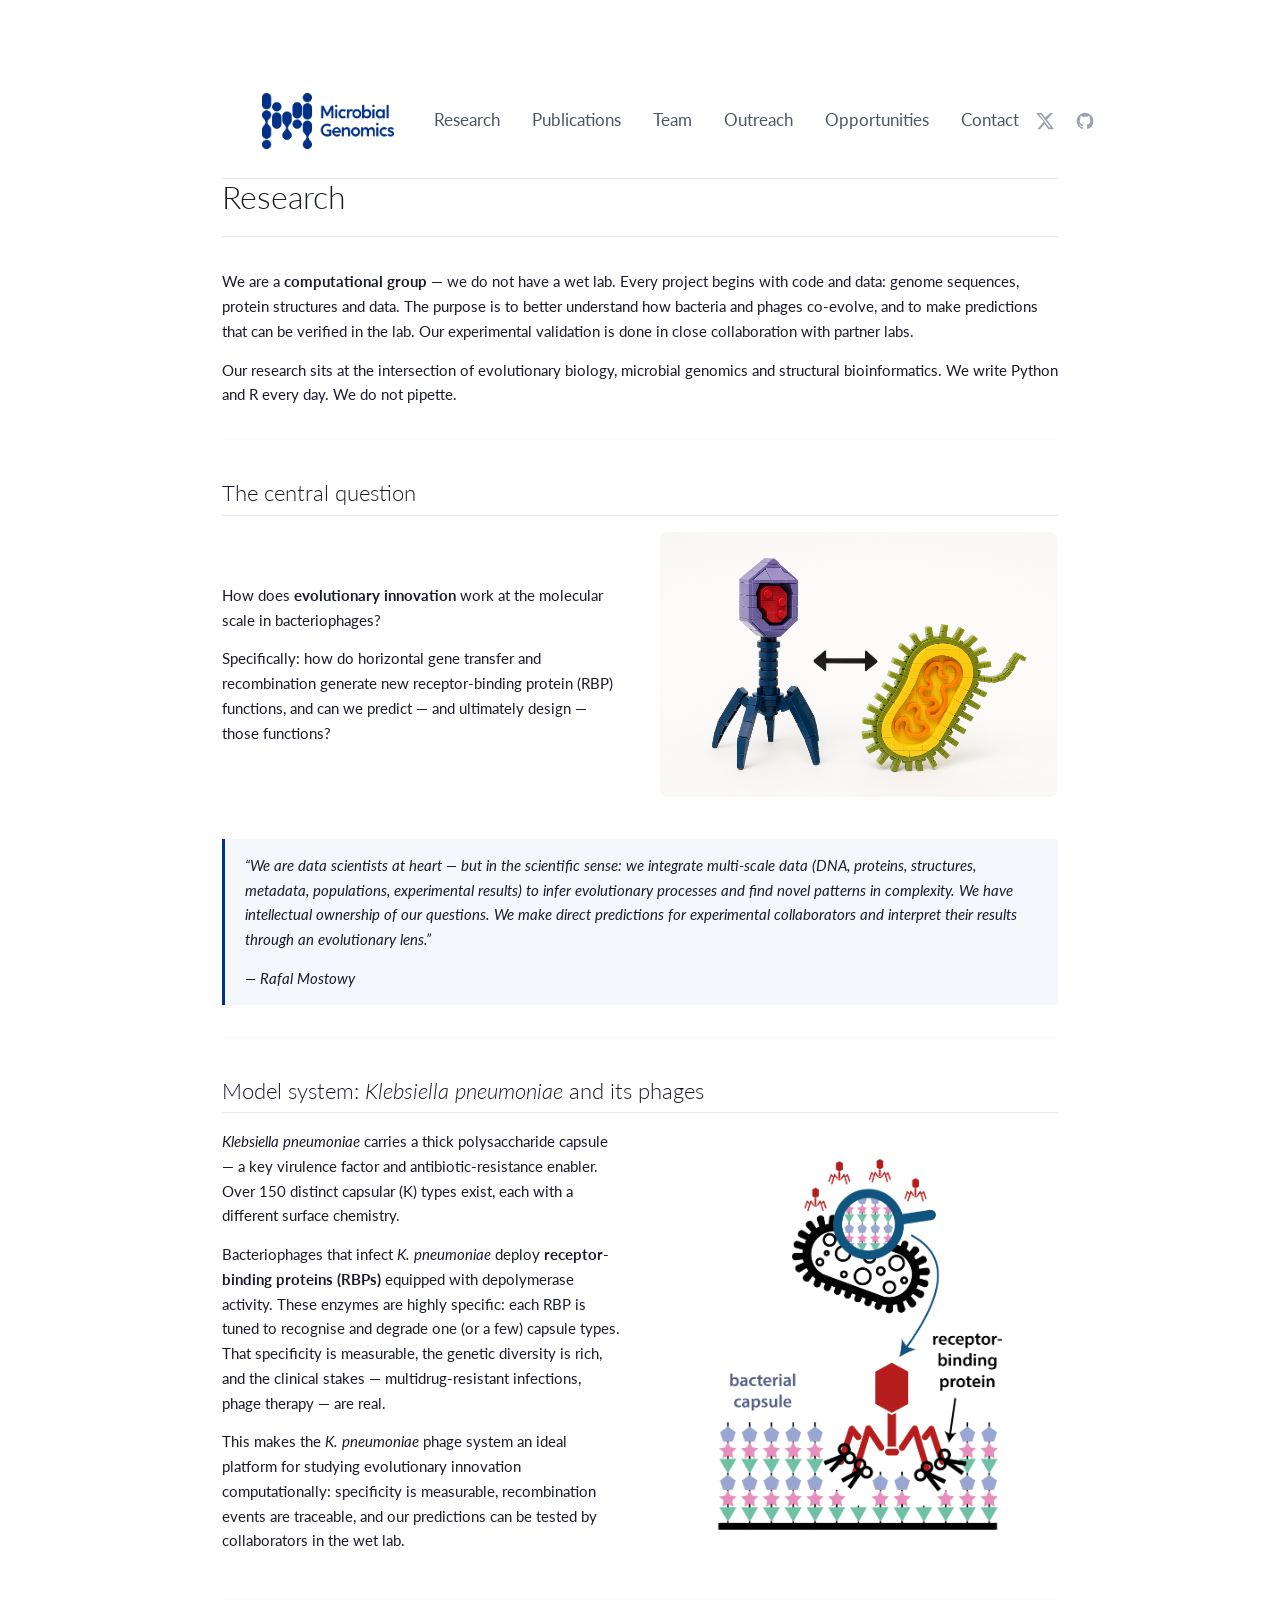
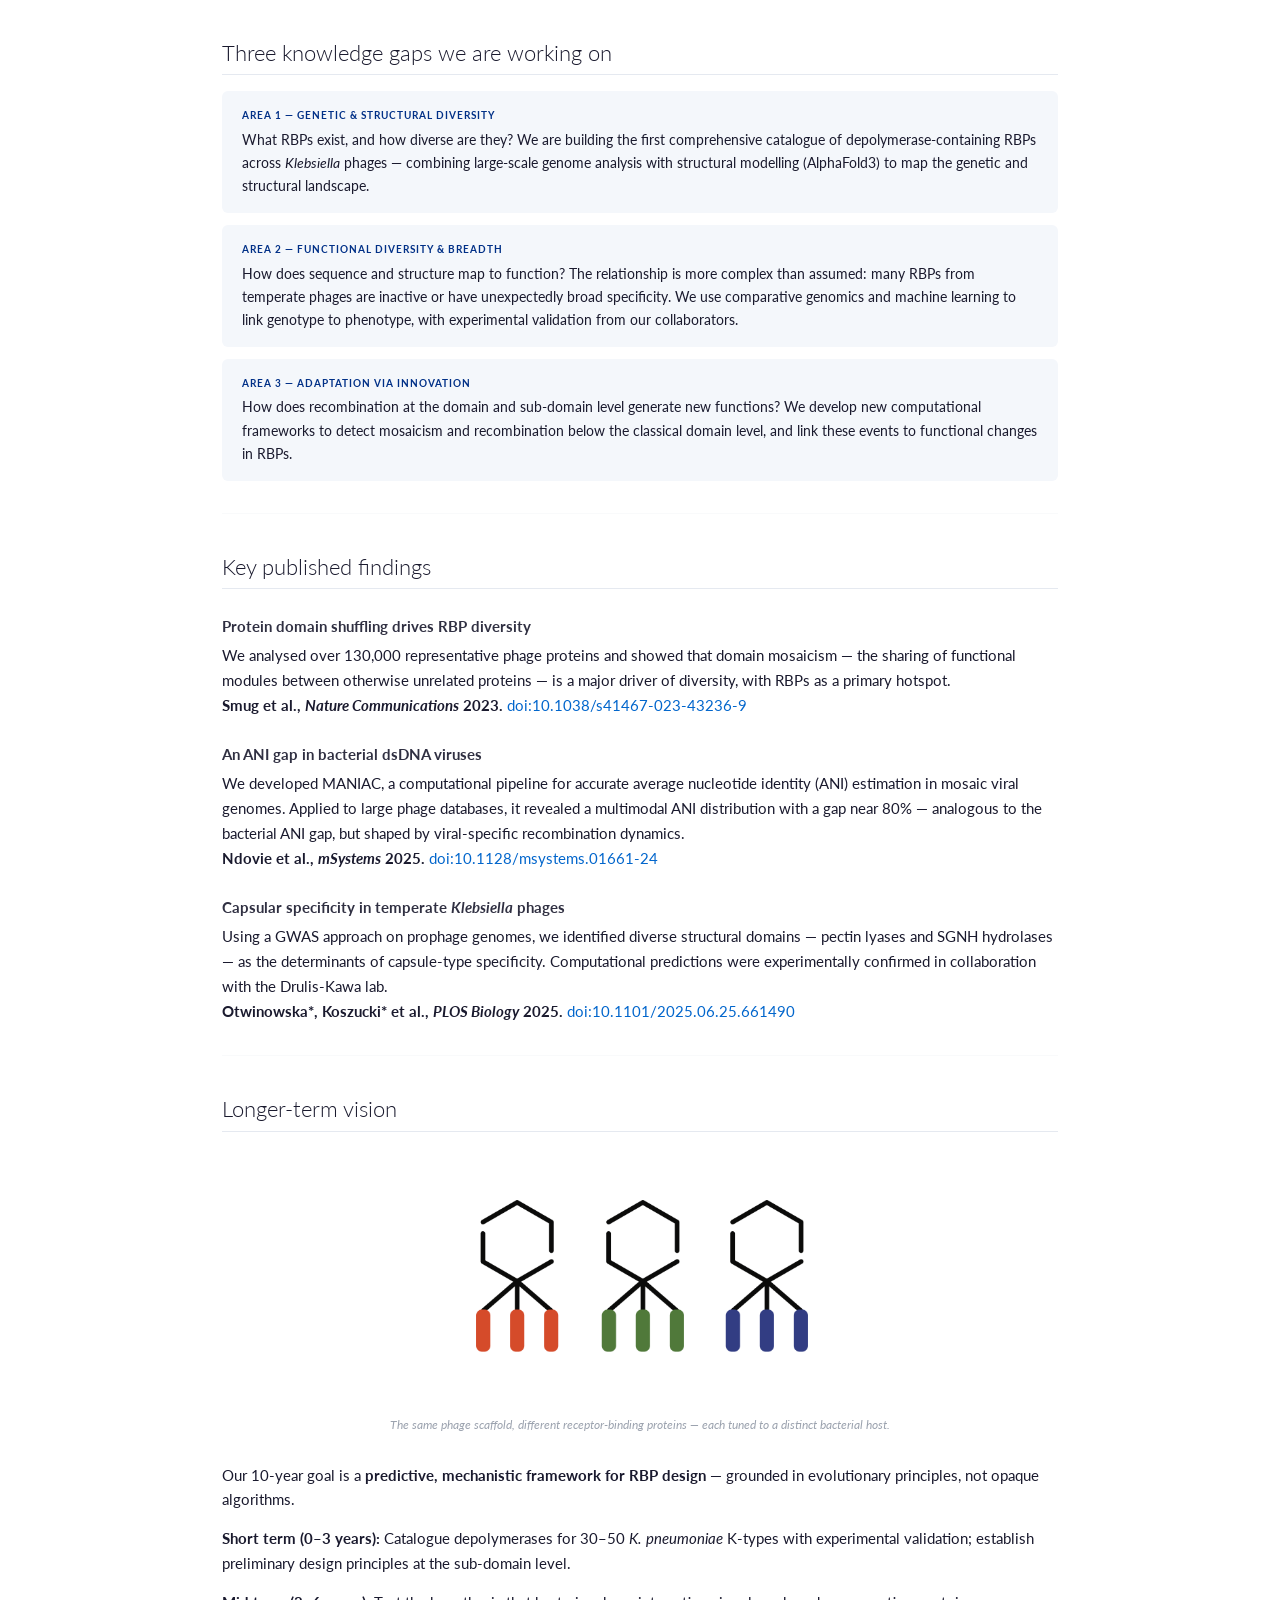
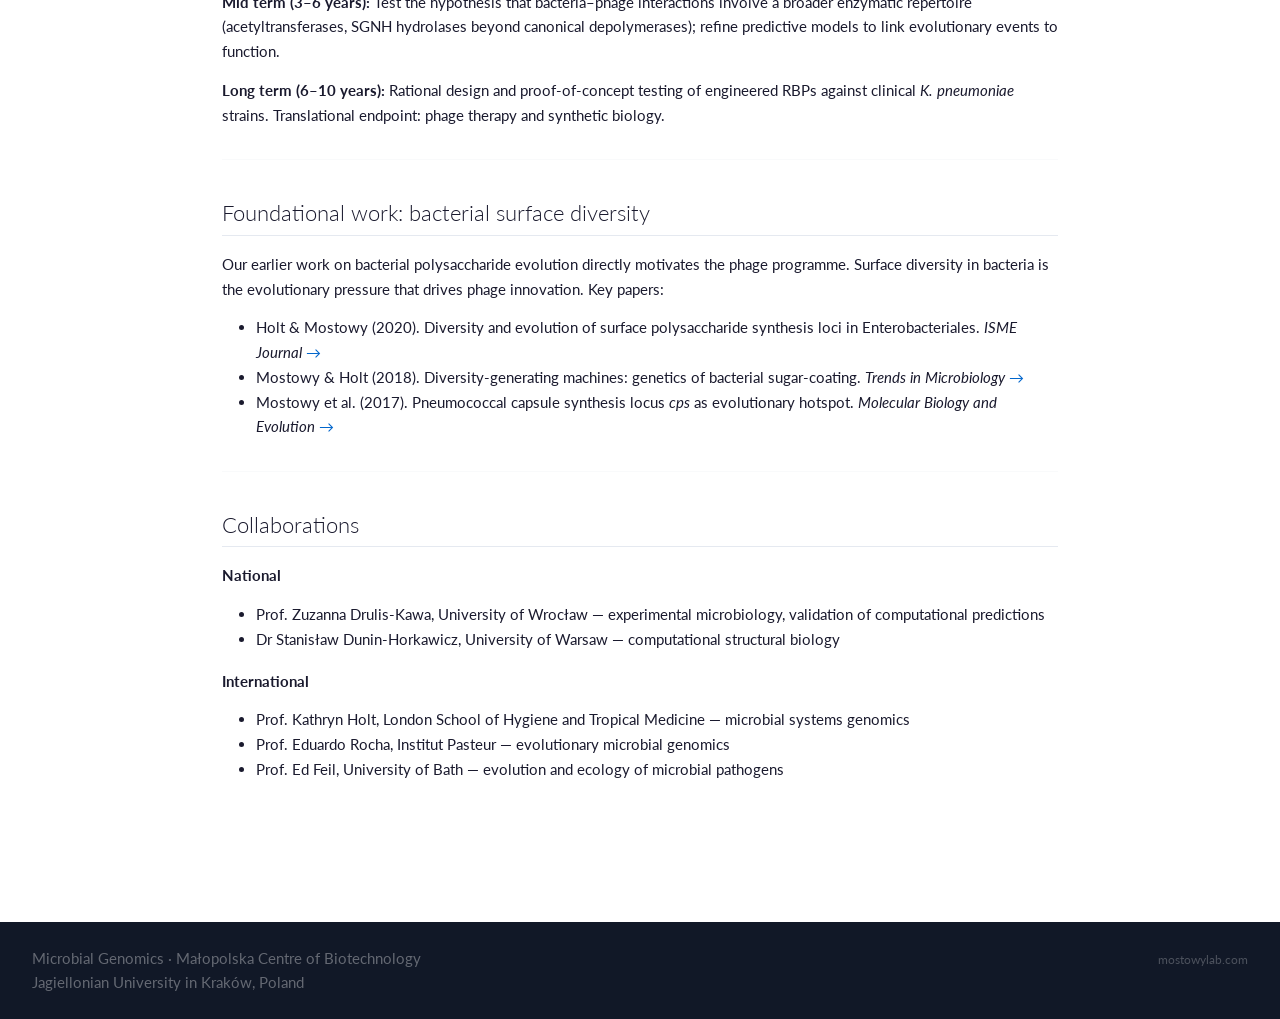
<file: research.html>
<!DOCTYPE html>
<html xmlns="http://www.w3.org/1999/xhtml" lang="en" xml:lang="en"><head>

<meta charset="utf-8">
<meta name="generator" content="quarto-1.9.37">

<meta name="viewport" content="width=device-width, initial-scale=1.0, user-scalable=yes">


<title>Research – Microbial Genomics</title>
<style>
/* Default styles provided by pandoc.
** See https://pandoc.org/MANUAL.html#variables-for-html for config info.
*/
code{white-space: pre-wrap;}
span.smallcaps{font-variant: small-caps;}
div.columns{display: flex; gap: min(4vw, 1.5em);}
div.column{flex: auto; overflow-x: auto;}
div.hanging-indent{margin-left: 1.5em; text-indent: -1.5em;}
ul.task-list{list-style: none;}
ul.task-list li input[type="checkbox"] {
  width: 0.8em;
  margin: 0 0.8em 0.2em -1em; /* quarto-specific, see https://github.com/quarto-dev/quarto-cli/issues/4556 */ 
  vertical-align: middle;
}
</style>


<script src="site_libs/quarto-nav/quarto-nav.js"></script>
<script src="site_libs/quarto-nav/headroom.min.js"></script>
<script src="site_libs/clipboard/clipboard.min.js"></script>
<script src="site_libs/quarto-search/autocomplete.umd.js"></script>
<script src="site_libs/quarto-search/fuse.min.js"></script>
<script src="site_libs/quarto-search/quarto-search.js"></script>
<meta name="quarto:offset" content="./">
<link href="./assets/favicon.png" rel="icon" type="image/png">
<script src="site_libs/quarto-html/quarto.js" type="module"></script>
<script src="site_libs/quarto-html/tabsets/tabsets.js" type="module"></script>
<script src="site_libs/quarto-html/popper.min.js"></script>
<script src="site_libs/quarto-html/tippy.umd.min.js"></script>
<script src="site_libs/quarto-html/anchor.min.js"></script>
<link href="site_libs/quarto-html/tippy.css" rel="stylesheet">
<link href="site_libs/quarto-html/quarto-syntax-highlighting-7f8f88aac4f3542376d5c11b86a4c14d.css" rel="stylesheet" id="quarto-text-highlighting-styles">
<script src="site_libs/bootstrap/bootstrap.min.js"></script>
<link href="site_libs/bootstrap/bootstrap-icons.css" rel="stylesheet">
<link href="site_libs/bootstrap/bootstrap-13ce6108a38e2e1c3322c3dd5537827d.min.css" rel="stylesheet" append-hash="true" id="quarto-bootstrap" data-mode="light">
<script id="quarto-search-options" type="application/json">{
  "location": "navbar",
  "copy-button": false,
  "collapse-after": 3,
  "panel-placement": "end",
  "type": "overlay",
  "limit": 50,
  "keyboard-shortcut": [
    "f",
    "/",
    "s"
  ],
  "show-item-context": false,
  "language": {
    "search-no-results-text": "No results",
    "search-matching-documents-text": "matching documents",
    "search-copy-link-title": "Copy link to search",
    "search-hide-matches-text": "Hide additional matches",
    "search-more-match-text": "more match in this document",
    "search-more-matches-text": "more matches in this document",
    "search-clear-button-title": "Clear",
    "search-text-placeholder": "",
    "search-detached-cancel-button-title": "Cancel",
    "search-submit-button-title": "Submit",
    "search-label": "Search"
  }
}</script>
<style>html{ scroll-behavior: smooth; }</style>


<link rel="stylesheet" href="styles.css">
<meta property="og:title" content="Research – Microbial Genomics">
<meta property="og:description" content="Microbial Genomics Group — Małopolska Centre of Biotechnology, Jagiellonian University, Kraków">
<meta property="og:image" content="https://mostowylab.com/assets/logo.png">
<meta property="og:site_name" content="Microbial Genomics">
<meta property="og:image:alt" content="Microbial Genomics">
<meta property="og:image:height" content="1140">
<meta property="og:image:width" content="2690">
<meta name="twitter:title" content="Research – Microbial Genomics">
<meta name="twitter:description" content="Microbial Genomics Group — Małopolska Centre of Biotechnology, Jagiellonian University, Kraków">
<meta name="twitter:image" content="https://mostowylab.com/assets/logo.png">
<meta name="twitter:image:alt" content="Microbial Genomics">
<meta name="twitter:image-height" content="1140">
<meta name="twitter:image-width" content="2690">
<meta name="twitter:card" content="summary_large_image">
</head>

<body class="nav-fixed quarto-light">

<div id="quarto-search-results"></div>
  <header id="quarto-header" class="headroom fixed-top">
    <nav class="navbar navbar-expand-lg " data-bs-theme="dark">
      <div class="navbar-container container-fluid">
        <div class="quarto-navbar-tools tools-end">
</div>
          <div id="quarto-search" class="" title="Search"></div>
      </div> <!-- /container-fluid -->
    </nav>
</header>
<!-- content -->
<div id="quarto-content" class="quarto-container page-columns page-rows-contents page-layout-full page-navbar">
<!-- sidebar -->
<!-- margin-sidebar -->
    
<!-- main -->
<main class="content column-page" id="quarto-document-content">
<nav id="site-nav">
  <div id="nav-left"></div>

  <div id="site-nav-inner">
    <a href="./" id="nav-logo">
      <img src="assets/logo.png" alt="Microbial Genomics">
    </a>
    <div id="nav-links">
      <a href="research.html">Research</a>
      <a href="publications.html">Publications</a>
      <a href="team.html">Team</a>
      <a href="outreach.html">Outreach</a>
      <a href="opportunities.html">Opportunities</a>
      <a href="contact.html">Contact</a>
    </div>
  </div>

  <div id="nav-right">
    <div id="nav-icons">
      <a href="https://twitter.com/RafalMostowy" target="_blank" aria-label="Twitter">
        <svg xmlns="http://www.w3.org/2000/svg" width="20" height="20" viewbox="0 0 24 24" fill="currentColor"><path d="M18.244 2.25h3.308l-7.227 8.26 8.502 11.24H16.17l-4.714-6.231-5.401 6.231H2.744l7.737-8.835L1.254 2.25H8.08l4.253 5.622 5.912-5.622zm-1.161 17.52h1.833L7.084 4.126H5.117z"></path></svg>
      </a>
      <a href="https://github.com/bioinf-mcb" target="_blank" aria-label="GitHub">
        <svg xmlns="http://www.w3.org/2000/svg" width="20" height="20" viewbox="0 0 24 24" fill="currentColor"><path d="M12 2C6.477 2 2 6.484 2 12.017c0 4.425 2.865 8.18 6.839 9.504.5.092.682-.217.682-.483 0-.237-.008-.868-.013-1.703-2.782.605-3.369-1.343-3.369-1.343-.454-1.158-1.11-1.466-1.11-1.466-.908-.62.069-.608.069-.608 1.003.07 1.531 1.032 1.531 1.032.892 1.53 2.341 1.088 2.91.832.092-.647.35-1.088.636-1.338-2.22-.253-4.555-1.113-4.555-4.951 0-1.093.39-1.988 1.029-2.688-.103-.253-.446-1.272.098-2.65 0 0 .84-.27 2.75 1.026A9.564 9.564 0 0112 6.844c.85.004 1.705.115 2.504.337 1.909-1.296 2.747-1.027 2.747-1.027.546 1.379.202 2.398.1 2.651.64.7 1.028 1.595 1.028 2.688 0 3.848-2.339 4.695-4.566 4.943.359.309.678.92.678 1.855 0 1.338-.012 2.419-.012 2.747 0 .268.18.58.688.482A10.019 10.019 0 0022 12.017C22 6.484 17.522 2 12 2z"></path></svg>
      </a>
    </div>
    <button id="nav-hamburger" aria-label="Toggle menu" aria-expanded="false">
      <span></span><span></span><span></span>
    </button>
  </div>
</nav>

<style>
#quarto-header { display: none !important; }

/* ── Desktop: 3-column flex ── */
#site-nav {
  position: sticky;
  top: 0;
  z-index: 1000;
  width: 100%;
  background: #fff;
  border-bottom: 0.5px solid #E5E9F0;
  display: flex;
  align-items: center;
  height: 116px;
  padding: 0 40px;
  box-sizing: border-box;
}

#nav-left  { flex: 1; }
#nav-right { flex: 1; display: flex; align-items: center; justify-content: flex-end; gap: 20px; }

#site-nav-inner {
  display: flex;
  align-items: center;
  flex-shrink: 0;
}

#nav-logo {
  display: flex;
  align-items: center;
  margin-right: 24px;
  border: none !important;
  text-decoration: none;
  flex-shrink: 0;
}
#nav-logo img {
  height: 56px;
  width: auto;
  mix-blend-mode: multiply;
  display: block;
}

#nav-links {
  display: flex;
  align-items: center;
  gap: 0;
}
#nav-links a {
  font-family: 'Lato', sans-serif;
  font-size: 17px;
  font-weight: 400;
  color: #4B5563;
  padding: 8px 16px;
  border-radius: 4px;
  border: none !important;
  text-decoration: none;
  white-space: nowrap;
  transition: color 0.15s, background 0.15s;
}
#nav-links a:hover { color: #003087; background: #F4F7FB; }

#nav-icons { display: flex; align-items: center; gap: 20px; }
#nav-icons a {
  color: #9CA3AF;
  border: none !important;
  text-decoration: none;
  display: flex;
  align-items: center;
  transition: color 0.15s;
}
#nav-icons a:hover { color: #003087; }

/* Hamburger — hidden on desktop */
#nav-hamburger {
  display: none;
  flex-direction: column;
  justify-content: center;
  gap: 5px;
  width: 36px;
  height: 36px;
  background: none;
  border: none;
  cursor: pointer;
  padding: 4px;
  border-radius: 4px;
}
#nav-hamburger span {
  display: block;
  width: 24px;
  height: 2px;
  background: #4B5563;
  border-radius: 2px;
  transition: all 0.25s;
  transform-origin: center;
}
/* Animate to X when open */
#nav-hamburger.open span:nth-child(1) { transform: translateY(7px) rotate(45deg); }
#nav-hamburger.open span:nth-child(2) { opacity: 0; }
#nav-hamburger.open span:nth-child(3) { transform: translateY(-7px) rotate(-45deg); }

/* ── Mobile: below 820px ── */
@media (max-width: 820px) {
  #site-nav {
    height: auto;
    min-height: 72px;
    flex-wrap: wrap;
    padding: 0 20px;
    align-items: center;
  }

  /* Hide spacer */
  #nav-left { display: none; }

  /* Logo takes natural width */
  #site-nav-inner { flex: 1; }
  #nav-logo img { height: 40px; }

  /* Right: just icons + hamburger */
  #nav-right {
    flex: 0;
    gap: 16px;
    padding: 16px 0;
  }

  #nav-hamburger { display: flex; }

  /* Nav links: hidden by default, shown when open */
  #nav-links {
    display: none;
    flex-direction: column;
    align-items: flex-start;
    width: 100%;
    padding: 8px 0 16px;
    border-top: 0.5px solid #E5E9F0;
    gap: 0;
    /* Full-width row below logo+icons */
    order: 10;
    flex-basis: 100%;
  }
  #nav-links.open { display: flex; }
  #nav-links a {
    width: 100%;
    font-size: 16px;
    padding: 10px 4px;
    border-radius: 0;
    border-bottom: 0.5px solid #F4F7FB !important;
  }
  #nav-links a:last-child { border-bottom: none !important; }
}
</style>

<script>
document.addEventListener("DOMContentLoaded", function () {
  var btn   = document.getElementById("nav-hamburger");
  var links = document.getElementById("nav-links");
  if (!btn || !links) return;
  btn.addEventListener("click", function () {
    var open = links.classList.toggle("open");
    btn.classList.toggle("open", open);
    btn.setAttribute("aria-expanded", open);
  });
  // Close menu when a link is clicked
  links.querySelectorAll("a").forEach(function (a) {
    a.addEventListener("click", function () {
      links.classList.remove("open");
      btn.classList.remove("open");
      btn.setAttribute("aria-expanded", false);
    });
  });
});
</script>

<header id="title-block-header" class="quarto-title-block default">
<div class="quarto-title">
<h1 class="title">Research</h1>
</div>



<div class="quarto-title-meta column-page">

    
  
    
  </div>
  


</header>


<p>We are a <strong>computational group</strong> — we do not have a wet lab. Every project begins with code and data: genome sequences, protein structures and data. The purpose is to better understand how bacteria and phages co-evolve, and to make predictions that can be verified in the lab. Our experimental validation is done in close collaboration with partner labs.</p>
<p>Our research sits at the intersection of evolutionary biology, microbial genomics and structural bioinformatics. We write Python and R every day. We do not pipette.</p>
<hr>
<section id="the-central-question" class="level2">
<h2 class="anchored" data-anchor-id="the-central-question">The central question</h2>
<div style="display:grid; grid-template-columns:1fr 1fr; gap:40px; align-items:center; max-width:860px; margin:16px 0 28px 0;">
<div>
<p>How does <strong>evolutionary innovation</strong> work at the molecular scale in bacteriophages?</p>
<p>Specifically: how do horizontal gene transfer and recombination generate new receptor-binding protein (RBP) functions, and can we predict — and ultimately design — those functions?</p>
</div>
<div>
<p><img src="assets/lego-phage-bacteria.png" alt="A LEGO bacteriophage and bacterium face each other — illustrating the co-evolutionary arms race" style="width:100%; max-height:320px; object-fit:contain; border-radius:8px;"></p>
</div>
</div>
<blockquote class="blockquote">
<p>“We are data scientists at heart — but in the scientific sense: we integrate multi-scale data (DNA, proteins, structures, metadata, populations, experimental results) to infer evolutionary processes and find novel patterns in complexity. We have intellectual ownership of our questions. We make direct predictions for experimental collaborators and interpret their results through an evolutionary lens.”</p>
<p>— Rafal Mostowy</p>
</blockquote>
<hr>
</section>
<section id="model-system-klebsiella-pneumoniae-and-its-phages" class="level2">
<h2 class="anchored" data-anchor-id="model-system-klebsiella-pneumoniae-and-its-phages">Model system: <em>Klebsiella pneumoniae</em> and its phages</h2>
<div style="display:grid; grid-template-columns:1fr 1fr; gap:40px; align-items:center; max-width:860px; margin:16px 0 28px 0;">
<div>
<p><em>Klebsiella pneumoniae</em> carries a thick polysaccharide capsule — a key virulence factor and antibiotic-resistance enabler. Over 150 distinct capsular (K) types exist, each with a different surface chemistry.</p>
<p>Bacteriophages that infect <em>K. pneumoniae</em> deploy <strong>receptor-binding proteins (RBPs)</strong> equipped with depolymerase activity. These enzymes are highly specific: each RBP is tuned to recognise and degrade one (or a few) capsule types. That specificity is measurable, the genetic diversity is rich, and the clinical stakes — multidrug-resistant infections, phage therapy — are real.</p>
<p>This makes the <em>K. pneumoniae</em> phage system an ideal platform for studying evolutionary innovation computationally: specificity is measurable, recombination events are traceable, and our predictions can be tested by collaborators in the wet lab.</p>
</div>
<div>
<p><img src="assets/phage-interactions.png" alt="Phages recognise specific capsule types via their receptor-binding proteins" style="width:100%; max-height:380px; object-fit:contain;"></p>
</div>
</div>
<hr>
</section>
<section id="three-knowledge-gaps-we-are-working-on" class="level2">
<h2 class="anchored" data-anchor-id="three-knowledge-gaps-we-are-working-on">Three knowledge gaps we are working on</h2>
<div class="knowledge-gap">
<div class="gap-num">
Area 1 — Genetic &amp; structural diversity
</div>
<p>What RBPs exist, and how diverse are they? We are building the first comprehensive catalogue of depolymerase-containing RBPs across <em>Klebsiella</em> phages — combining large-scale genome analysis with structural modelling (AlphaFold3) to map the genetic and structural landscape.</p>
</div>
<div class="knowledge-gap">
<div class="gap-num">
Area 2 — Functional diversity &amp; breadth
</div>
<p>How does sequence and structure map to function? The relationship is more complex than assumed: many RBPs from temperate phages are inactive or have unexpectedly broad specificity. We use comparative genomics and machine learning to link genotype to phenotype, with experimental validation from our collaborators.</p>
</div>
<div class="knowledge-gap">
<div class="gap-num">
Area 3 — Adaptation via innovation
</div>
<p>How does recombination at the domain and sub-domain level generate new functions? We develop new computational frameworks to detect mosaicism and recombination below the classical domain level, and link these events to functional changes in RBPs.</p>
</div>
<hr>
</section>
<section id="key-published-findings" class="level2">
<h2 class="anchored" data-anchor-id="key-published-findings">Key published findings</h2>
<section id="protein-domain-shuffling-drives-rbp-diversity" class="level3">
<h3 class="anchored" data-anchor-id="protein-domain-shuffling-drives-rbp-diversity">Protein domain shuffling drives RBP diversity</h3>
<p>We analysed over 130,000 representative phage proteins and showed that domain mosaicism — the sharing of functional modules between otherwise unrelated proteins — is a major driver of diversity, with RBPs as a primary hotspot.<br>
<strong>Smug et al., <em>Nature Communications</em> 2023.</strong> <a href="https://doi.org/10.1038/s41467-023-43236-9">doi:10.1038/s41467-023-43236-9</a></p>
</section>
<section id="an-ani-gap-in-bacterial-dsdna-viruses" class="level3">
<h3 class="anchored" data-anchor-id="an-ani-gap-in-bacterial-dsdna-viruses">An ANI gap in bacterial dsDNA viruses</h3>
<p>We developed MANIAC, a computational pipeline for accurate average nucleotide identity (ANI) estimation in mosaic viral genomes. Applied to large phage databases, it revealed a multimodal ANI distribution with a gap near 80% — analogous to the bacterial ANI gap, but shaped by viral-specific recombination dynamics.<br>
<strong>Ndovie et al., <em>mSystems</em> 2025.</strong> <a href="https://doi.org/10.1128/msystems.01661-24">doi:10.1128/msystems.01661-24</a></p>
</section>
<section id="capsular-specificity-in-temperate-klebsiella-phages" class="level3">
<h3 class="anchored" data-anchor-id="capsular-specificity-in-temperate-klebsiella-phages">Capsular specificity in temperate <em>Klebsiella</em> phages</h3>
<p>Using a GWAS approach on prophage genomes, we identified diverse structural domains — pectin lyases and SGNH hydrolases — as the determinants of capsule-type specificity. Computational predictions were experimentally confirmed in collaboration with the Drulis-Kawa lab.<br>
<strong>Otwinowska*, Koszucki* et al., <em>PLOS Biology</em> 2025.</strong> <a href="https://doi.org/10.1101/2025.06.25.661490">doi:10.1101/2025.06.25.661490</a></p>
<hr>
</section>
</section>
<section id="longer-term-vision" class="level2">
<h2 class="anchored" data-anchor-id="longer-term-vision">Longer-term vision</h2>
<figure style="text-align:center; margin:16px 0 28px 0;" class="figure">
<img src="assets/broad-spectrum.png" alt="Three phage schematics with differently coloured RBPs specific to different host types" style="max-width:420px; width:100%; display:inline-block;" class="figure-img">
<figcaption style="font-size:12px; color:#9CA3AF; margin-top:8px; font-style:italic;">
The same phage scaffold, different receptor-binding proteins — each tuned to a distinct bacterial host.
</figcaption>
</figure>
<p>Our 10-year goal is a <strong>predictive, mechanistic framework for RBP design</strong> — grounded in evolutionary principles, not opaque algorithms.</p>
<p><strong>Short term (0–3 years):</strong> Catalogue depolymerases for 30–50 <em>K. pneumoniae</em> K-types with experimental validation; establish preliminary design principles at the sub-domain level.</p>
<p><strong>Mid term (3–6 years):</strong> Test the hypothesis that bacteria–phage interactions involve a broader enzymatic repertoire (acetyltransferases, SGNH hydrolases beyond canonical depolymerases); refine predictive models to link evolutionary events to function.</p>
<p><strong>Long term (6–10 years):</strong> Rational design and proof-of-concept testing of engineered RBPs against clinical <em>K. pneumoniae</em> strains. Translational endpoint: phage therapy and synthetic biology.</p>
<hr>
</section>
<section id="foundational-work-bacterial-surface-diversity" class="level2">
<h2 class="anchored" data-anchor-id="foundational-work-bacterial-surface-diversity">Foundational work: bacterial surface diversity</h2>
<p>Our earlier work on bacterial polysaccharide evolution directly motivates the phage programme. Surface diversity in bacteria is the evolutionary pressure that drives phage innovation. Key papers:</p>
<ul>
<li>Holt &amp; Mostowy (2020). Diversity and evolution of surface polysaccharide synthesis loci in Enterobacteriales. <em>ISME Journal</em> <a href="https://doi.org/10.1038/s41396-020-0628-0">→</a></li>
<li>Mostowy &amp; Holt (2018). Diversity-generating machines: genetics of bacterial sugar-coating. <em>Trends in Microbiology</em> <a href="https://doi.org/10.1016/j.tim.2018.06.006">→</a></li>
<li>Mostowy et al.&nbsp;(2017). Pneumococcal capsule synthesis locus <em>cps</em> as evolutionary hotspot. <em>Molecular Biology and Evolution</em> <a href="https://doi.org/10.1093/molbev/msx173">→</a></li>
</ul>
<hr>
</section>
<section id="collaborations" class="level2">
<h2 class="anchored" data-anchor-id="collaborations">Collaborations</h2>
<p><strong>National</strong></p>
<ul>
<li>Prof.&nbsp;Zuzanna Drulis-Kawa, University of Wrocław — experimental microbiology, validation of computational predictions</li>
<li>Dr Stanisław Dunin-Horkawicz, University of Warsaw — computational structural biology</li>
</ul>
<p><strong>International</strong></p>
<ul>
<li>Prof.&nbsp;Kathryn Holt, London School of Hygiene and Tropical Medicine — microbial systems genomics</li>
<li>Prof.&nbsp;Eduardo Rocha, Institut Pasteur — evolutionary microbial genomics</li>
<li>Prof.&nbsp;Ed Feil, University of Bath — evolution and ecology of microbial pathogens</li>
</ul>


</section>

</main> <!-- /main -->
<script id="quarto-html-after-body" type="application/javascript">
  window.document.addEventListener("DOMContentLoaded", function (event) {
    const icon = "";
    const anchorJS = new window.AnchorJS();
    anchorJS.options = {
      placement: 'right',
      icon: icon
    };
    anchorJS.add('.anchored');
    const isCodeAnnotation = (el) => {
      for (const clz of el.classList) {
        if (clz.startsWith('code-annotation-')) {                     
          return true;
        }
      }
      return false;
    }
    const onCopySuccess = function(e) {
      // button target
      const button = e.trigger;
      // don't keep focus
      button.blur();
      // flash "checked"
      button.classList.add('code-copy-button-checked');
      var currentTitle = button.getAttribute("title");
      button.setAttribute("title", "Copied!");
      let tooltip;
      if (window.bootstrap) {
        button.setAttribute("data-bs-toggle", "tooltip");
        button.setAttribute("data-bs-placement", "left");
        button.setAttribute("data-bs-title", "Copied!");
        tooltip = new bootstrap.Tooltip(button, 
          { trigger: "manual", 
            customClass: "code-copy-button-tooltip",
            offset: [0, -8]});
        tooltip.show();    
      }
      setTimeout(function() {
        if (tooltip) {
          tooltip.hide();
          button.removeAttribute("data-bs-title");
          button.removeAttribute("data-bs-toggle");
          button.removeAttribute("data-bs-placement");
        }
        button.setAttribute("title", currentTitle);
        button.classList.remove('code-copy-button-checked');
      }, 1000);
      // clear code selection
      e.clearSelection();
    }
    const getTextToCopy = function(trigger) {
      const outerScaffold = trigger.parentElement.cloneNode(true);
      const codeEl = outerScaffold.querySelector('code');
      for (const childEl of codeEl.children) {
        if (isCodeAnnotation(childEl)) {
          childEl.remove();
        }
      }
      return codeEl.innerText;
    }
    const clipboard = new window.ClipboardJS('.code-copy-button:not([data-in-quarto-modal])', {
      text: getTextToCopy
    });
    clipboard.on('success', onCopySuccess);
    if (window.document.getElementById('quarto-embedded-source-code-modal')) {
      const clipboardModal = new window.ClipboardJS('.code-copy-button[data-in-quarto-modal]', {
        text: getTextToCopy,
        container: window.document.getElementById('quarto-embedded-source-code-modal')
      });
      clipboardModal.on('success', onCopySuccess);
    }
      var localhostRegex = new RegExp(/^(?:http|https):\/\/localhost\:?[0-9]*\//);
      var mailtoRegex = new RegExp(/^mailto:/);
        var filterRegex = new RegExp("https:\/\/mostowylab\.com");
      var isInternal = (href) => {
          return filterRegex.test(href) || localhostRegex.test(href) || mailtoRegex.test(href);
      }
      // Inspect non-navigation links and adorn them if external
     var links = window.document.querySelectorAll('a[href]:not(.nav-link):not(.navbar-brand):not(.toc-action):not(.sidebar-link):not(.sidebar-item-toggle):not(.pagination-link):not(.no-external):not([aria-hidden]):not(.dropdown-item):not(.quarto-navigation-tool):not(.about-link)');
      for (var i=0; i<links.length; i++) {
        const link = links[i];
        if (!isInternal(link.href)) {
          // undo the damage that might have been done by quarto-nav.js in the case of
          // links that we want to consider external
          if (link.dataset.originalHref !== undefined) {
            link.href = link.dataset.originalHref;
          }
            // target, if specified
            link.setAttribute("target", "_blank");
            if (link.getAttribute("rel") === null) {
              link.setAttribute("rel", "noopener");
            }
        }
      }
    function tippyHover(el, contentFn, onTriggerFn, onUntriggerFn) {
      const config = {
        allowHTML: true,
        maxWidth: 500,
        delay: 100,
        arrow: false,
        appendTo: function(el) {
            return el.parentElement;
        },
        interactive: true,
        interactiveBorder: 10,
        theme: 'quarto',
        placement: 'bottom-start',
      };
      if (contentFn) {
        config.content = contentFn;
      }
      if (onTriggerFn) {
        config.onTrigger = onTriggerFn;
      }
      if (onUntriggerFn) {
        config.onUntrigger = onUntriggerFn;
      }
      window.tippy(el, config); 
    }
    const noterefs = window.document.querySelectorAll('a[role="doc-noteref"]');
    for (var i=0; i<noterefs.length; i++) {
      const ref = noterefs[i];
      tippyHover(ref, function() {
        // use id or data attribute instead here
        let href = ref.getAttribute('data-footnote-href') || ref.getAttribute('href');
        try { href = new URL(href).hash; } catch {}
        const id = href.replace(/^#\/?/, "");
        const note = window.document.getElementById(id);
        if (note) {
          return note.innerHTML;
        } else {
          return "";
        }
      });
    }
    const xrefs = window.document.querySelectorAll('a.quarto-xref');
    const processXRef = (id, note) => {
      // Strip column container classes
      const stripColumnClz = (el) => {
        el.classList.remove("page-full", "page-columns");
        if (el.children) {
          for (const child of el.children) {
            stripColumnClz(child);
          }
        }
      }
      stripColumnClz(note)
      if (id === null || id.startsWith('sec-')) {
        // Special case sections, only their first couple elements
        const container = document.createElement("div");
        if (note.children && note.children.length > 2) {
          container.appendChild(note.children[0].cloneNode(true));
          for (let i = 1; i < note.children.length; i++) {
            const child = note.children[i];
            if (child.tagName === "P" && child.innerText === "") {
              continue;
            } else {
              container.appendChild(child.cloneNode(true));
              break;
            }
          }
          if (window.Quarto?.typesetMath) {
            window.Quarto.typesetMath(container);
          }
          return container.innerHTML
        } else {
          if (window.Quarto?.typesetMath) {
            window.Quarto.typesetMath(note);
          }
          return note.innerHTML;
        }
      } else {
        // Remove any anchor links if they are present
        const anchorLink = note.querySelector('a.anchorjs-link');
        if (anchorLink) {
          anchorLink.remove();
        }
        if (window.Quarto?.typesetMath) {
          window.Quarto.typesetMath(note);
        }
        if (note.classList.contains("callout")) {
          return note.outerHTML;
        } else {
          return note.innerHTML;
        }
      }
    }
    for (var i=0; i<xrefs.length; i++) {
      const xref = xrefs[i];
      tippyHover(xref, undefined, function(instance) {
        instance.disable();
        let url = xref.getAttribute('href');
        let hash = undefined; 
        if (url.startsWith('#')) {
          hash = url;
        } else {
          try { hash = new URL(url).hash; } catch {}
        }
        if (hash) {
          const id = hash.replace(/^#\/?/, "");
          const note = window.document.getElementById(id);
          if (note !== null) {
            try {
              const html = processXRef(id, note.cloneNode(true));
              instance.setContent(html);
            } finally {
              instance.enable();
              instance.show();
            }
          } else {
            // See if we can fetch this
            fetch(url.split('#')[0])
            .then(res => res.text())
            .then(html => {
              const parser = new DOMParser();
              const htmlDoc = parser.parseFromString(html, "text/html");
              const note = htmlDoc.getElementById(id);
              if (note !== null) {
                const html = processXRef(id, note);
                instance.setContent(html);
              } 
            }).finally(() => {
              instance.enable();
              instance.show();
            });
          }
        } else {
          // See if we can fetch a full url (with no hash to target)
          // This is a special case and we should probably do some content thinning / targeting
          fetch(url)
          .then(res => res.text())
          .then(html => {
            const parser = new DOMParser();
            const htmlDoc = parser.parseFromString(html, "text/html");
            const note = htmlDoc.querySelector('main.content');
            if (note !== null) {
              // This should only happen for chapter cross references
              // (since there is no id in the URL)
              // remove the first header
              if (note.children.length > 0 && note.children[0].tagName === "HEADER") {
                note.children[0].remove();
              }
              const html = processXRef(null, note);
              instance.setContent(html);
            } 
          }).finally(() => {
            instance.enable();
            instance.show();
          });
        }
      }, function(instance) {
      });
    }
        let selectedAnnoteEl;
        const selectorForAnnotation = ( cell, annotation) => {
          let cellAttr = 'data-code-cell="' + cell + '"';
          let lineAttr = 'data-code-annotation="' +  annotation + '"';
          const selector = 'span[' + cellAttr + '][' + lineAttr + ']';
          return selector;
        }
        const selectCodeLines = (annoteEl) => {
          const doc = window.document;
          const targetCell = annoteEl.getAttribute("data-target-cell");
          const targetAnnotation = annoteEl.getAttribute("data-target-annotation");
          const annoteSpan = window.document.querySelector(selectorForAnnotation(targetCell, targetAnnotation));
          const lines = annoteSpan.getAttribute("data-code-lines").split(",");
          const lineIds = lines.map((line) => {
            return targetCell + "-" + line;
          })
          let top = null;
          let height = null;
          let parent = null;
          if (lineIds.length > 0) {
              //compute the position of the single el (top and bottom and make a div)
              const el = window.document.getElementById(lineIds[0]);
              top = el.offsetTop;
              height = el.offsetHeight;
              parent = el.parentElement.parentElement;
            if (lineIds.length > 1) {
              const lastEl = window.document.getElementById(lineIds[lineIds.length - 1]);
              const bottom = lastEl.offsetTop + lastEl.offsetHeight;
              height = bottom - top;
            }
            if (top !== null && height !== null && parent !== null) {
              // cook up a div (if necessary) and position it 
              let div = window.document.getElementById("code-annotation-line-highlight");
              if (div === null) {
                div = window.document.createElement("div");
                div.setAttribute("id", "code-annotation-line-highlight");
                div.style.position = 'absolute';
                parent.appendChild(div);
              }
              div.style.top = top - 2 + "px";
              div.style.height = height + 4 + "px";
              div.style.left = 0;
              let gutterDiv = window.document.getElementById("code-annotation-line-highlight-gutter");
              if (gutterDiv === null) {
                gutterDiv = window.document.createElement("div");
                gutterDiv.setAttribute("id", "code-annotation-line-highlight-gutter");
                gutterDiv.style.position = 'absolute';
                const codeCell = window.document.getElementById(targetCell);
                const gutter = codeCell.querySelector('.code-annotation-gutter');
                gutter.appendChild(gutterDiv);
              }
              gutterDiv.style.top = top - 2 + "px";
              gutterDiv.style.height = height + 4 + "px";
            }
            selectedAnnoteEl = annoteEl;
          }
        };
        const unselectCodeLines = () => {
          const elementsIds = ["code-annotation-line-highlight", "code-annotation-line-highlight-gutter"];
          elementsIds.forEach((elId) => {
            const div = window.document.getElementById(elId);
            if (div) {
              div.remove();
            }
          });
          selectedAnnoteEl = undefined;
        };
          // Handle positioning of the toggle
      window.addEventListener(
        "resize",
        throttle(() => {
          elRect = undefined;
          if (selectedAnnoteEl) {
            selectCodeLines(selectedAnnoteEl);
          }
        }, 10)
      );
      function throttle(fn, ms) {
      let throttle = false;
      let timer;
        return (...args) => {
          if(!throttle) { // first call gets through
              fn.apply(this, args);
              throttle = true;
          } else { // all the others get throttled
              if(timer) clearTimeout(timer); // cancel #2
              timer = setTimeout(() => {
                fn.apply(this, args);
                timer = throttle = false;
              }, ms);
          }
        };
      }
        // Attach click handler to the DT
        const annoteDls = window.document.querySelectorAll('dt[data-target-cell]');
        for (const annoteDlNode of annoteDls) {
          annoteDlNode.addEventListener('click', (event) => {
            const clickedEl = event.target;
            if (clickedEl !== selectedAnnoteEl) {
              unselectCodeLines();
              const activeEl = window.document.querySelector('dt[data-target-cell].code-annotation-active');
              if (activeEl) {
                activeEl.classList.remove('code-annotation-active');
              }
              selectCodeLines(clickedEl);
              clickedEl.classList.add('code-annotation-active');
            } else {
              // Unselect the line
              unselectCodeLines();
              clickedEl.classList.remove('code-annotation-active');
            }
          });
        }
    const findCites = (el) => {
      const parentEl = el.parentElement;
      if (parentEl) {
        const cites = parentEl.dataset.cites;
        if (cites) {
          return {
            el,
            cites: cites.split(' ')
          };
        } else {
          return findCites(el.parentElement)
        }
      } else {
        return undefined;
      }
    };
    var bibliorefs = window.document.querySelectorAll('a[role="doc-biblioref"]');
    for (var i=0; i<bibliorefs.length; i++) {
      const ref = bibliorefs[i];
      const citeInfo = findCites(ref);
      if (citeInfo) {
        tippyHover(citeInfo.el, function() {
          var popup = window.document.createElement('div');
          citeInfo.cites.forEach(function(cite) {
            var citeDiv = window.document.createElement('div');
            citeDiv.classList.add('hanging-indent');
            citeDiv.classList.add('csl-entry');
            var biblioDiv = window.document.getElementById('ref-' + cite);
            if (biblioDiv) {
              citeDiv.innerHTML = biblioDiv.innerHTML;
            }
            popup.appendChild(citeDiv);
          });
          return popup.innerHTML;
        });
      }
    }
  });
  </script>
</div> <!-- /content -->
<footer class="footer">
  <div class="nav-footer">
    <div class="nav-footer-left">
<p>Microbial Genomics · Małopolska Centre of Biotechnology Jagiellonian University in Kraków, Poland</p>
</div>   
    <div class="nav-footer-center">
      &nbsp;
    </div>
    <div class="nav-footer-right">
<p><a href="https://mostowylab.com">mostowylab.com</a></p>
</div>
  </div>
</footer>




<script src="site_libs/quarto-html/zenscroll-min.js"></script>
</body></html>
</file>
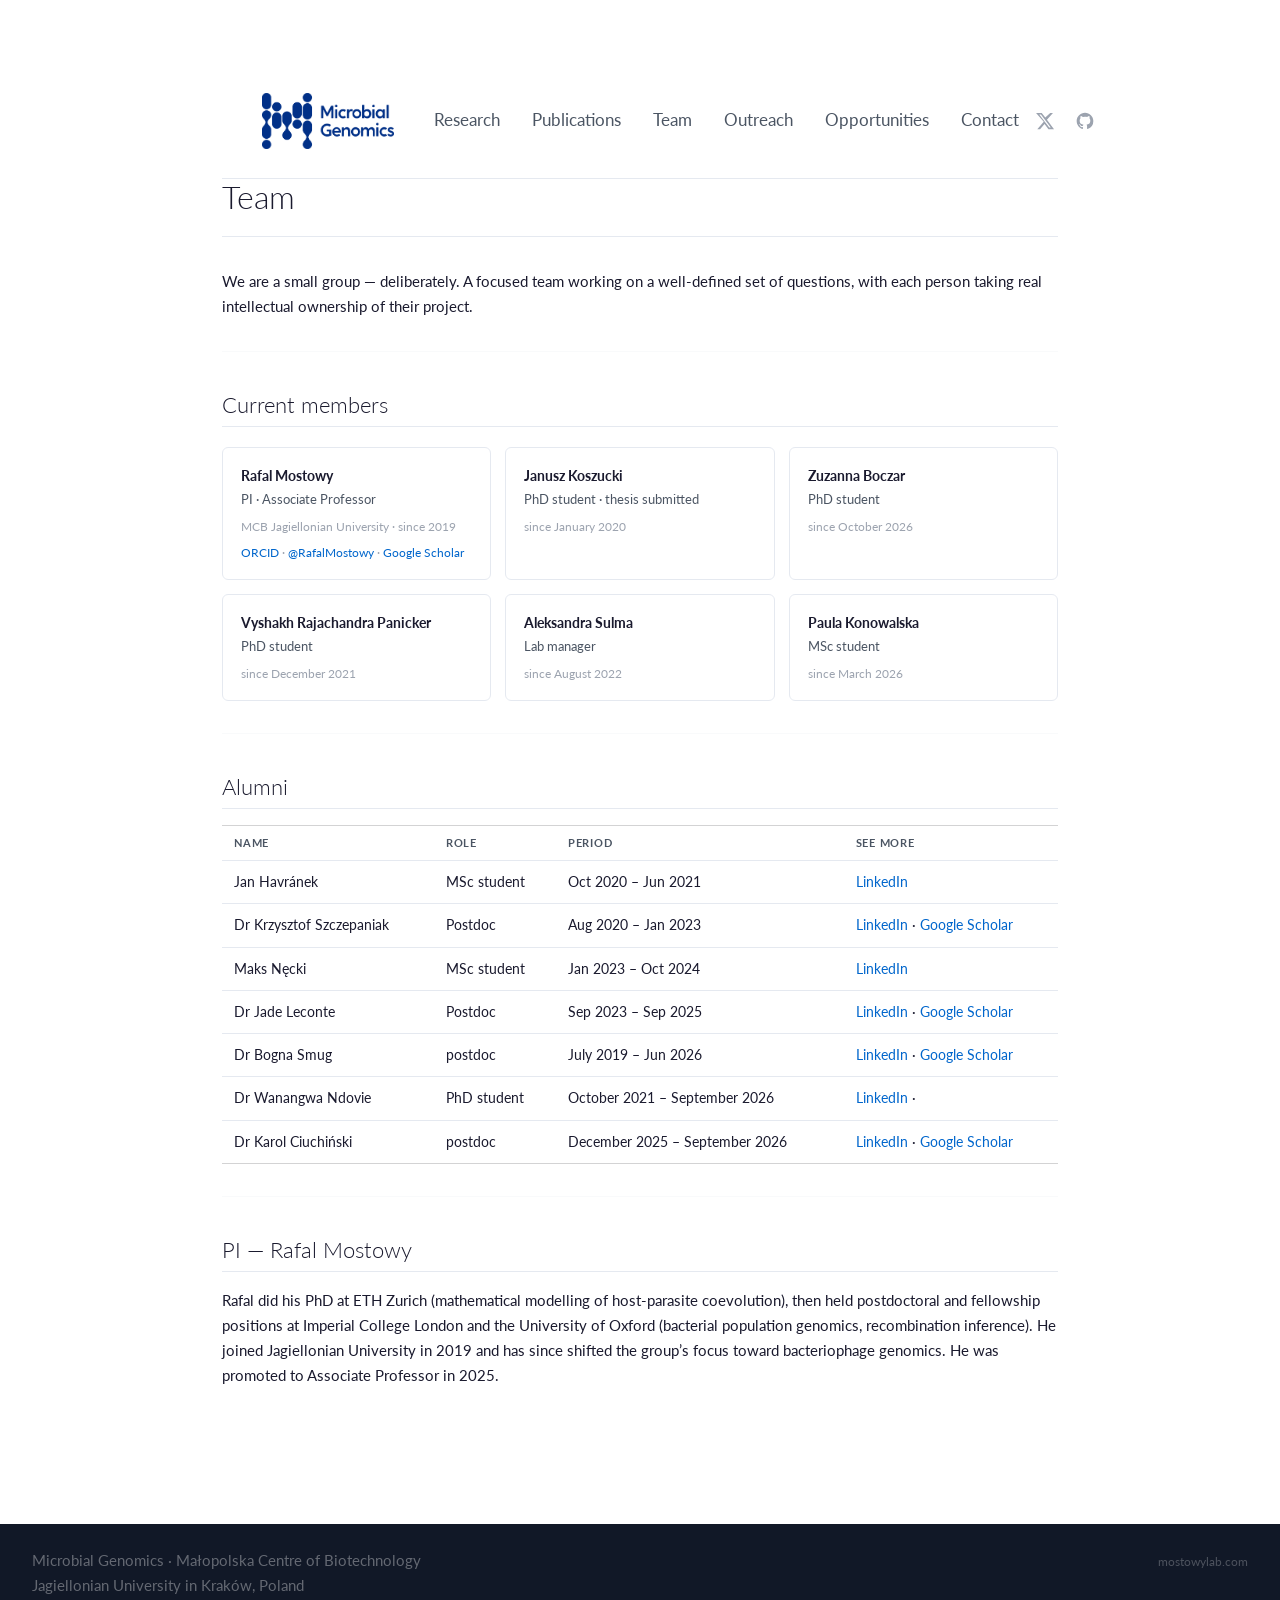
<file: team.html>
<!DOCTYPE html>
<html xmlns="http://www.w3.org/1999/xhtml" lang="en" xml:lang="en"><head>

<meta charset="utf-8">
<meta name="generator" content="quarto-1.9.37">

<meta name="viewport" content="width=device-width, initial-scale=1.0, user-scalable=yes">


<title>Team – Microbial Genomics</title>
<style>
/* Default styles provided by pandoc.
** See https://pandoc.org/MANUAL.html#variables-for-html for config info.
*/
code{white-space: pre-wrap;}
span.smallcaps{font-variant: small-caps;}
div.columns{display: flex; gap: min(4vw, 1.5em);}
div.column{flex: auto; overflow-x: auto;}
div.hanging-indent{margin-left: 1.5em; text-indent: -1.5em;}
ul.task-list{list-style: none;}
ul.task-list li input[type="checkbox"] {
  width: 0.8em;
  margin: 0 0.8em 0.2em -1em; /* quarto-specific, see https://github.com/quarto-dev/quarto-cli/issues/4556 */ 
  vertical-align: middle;
}
</style>


<script src="site_libs/quarto-nav/quarto-nav.js"></script>
<script src="site_libs/quarto-nav/headroom.min.js"></script>
<script src="site_libs/clipboard/clipboard.min.js"></script>
<script src="site_libs/quarto-search/autocomplete.umd.js"></script>
<script src="site_libs/quarto-search/fuse.min.js"></script>
<script src="site_libs/quarto-search/quarto-search.js"></script>
<meta name="quarto:offset" content="./">
<link href="./assets/favicon.png" rel="icon" type="image/png">
<script src="site_libs/quarto-html/quarto.js" type="module"></script>
<script src="site_libs/quarto-html/tabsets/tabsets.js" type="module"></script>
<script src="site_libs/quarto-html/popper.min.js"></script>
<script src="site_libs/quarto-html/tippy.umd.min.js"></script>
<script src="site_libs/quarto-html/anchor.min.js"></script>
<link href="site_libs/quarto-html/tippy.css" rel="stylesheet">
<link href="site_libs/quarto-html/quarto-syntax-highlighting-7f8f88aac4f3542376d5c11b86a4c14d.css" rel="stylesheet" id="quarto-text-highlighting-styles">
<script src="site_libs/bootstrap/bootstrap.min.js"></script>
<link href="site_libs/bootstrap/bootstrap-icons.css" rel="stylesheet">
<link href="site_libs/bootstrap/bootstrap-13ce6108a38e2e1c3322c3dd5537827d.min.css" rel="stylesheet" append-hash="true" id="quarto-bootstrap" data-mode="light">
<script id="quarto-search-options" type="application/json">{
  "location": "navbar",
  "copy-button": false,
  "collapse-after": 3,
  "panel-placement": "end",
  "type": "overlay",
  "limit": 50,
  "keyboard-shortcut": [
    "f",
    "/",
    "s"
  ],
  "show-item-context": false,
  "language": {
    "search-no-results-text": "No results",
    "search-matching-documents-text": "matching documents",
    "search-copy-link-title": "Copy link to search",
    "search-hide-matches-text": "Hide additional matches",
    "search-more-match-text": "more match in this document",
    "search-more-matches-text": "more matches in this document",
    "search-clear-button-title": "Clear",
    "search-text-placeholder": "",
    "search-detached-cancel-button-title": "Cancel",
    "search-submit-button-title": "Submit",
    "search-label": "Search"
  }
}</script>
<style>html{ scroll-behavior: smooth; }</style>


<link rel="stylesheet" href="styles.css">
<meta property="og:title" content="Team – Microbial Genomics">
<meta property="og:description" content="Microbial Genomics Group — Małopolska Centre of Biotechnology, Jagiellonian University, Kraków">
<meta property="og:image" content="https://mostowylab.com/assets/logo.png">
<meta property="og:site_name" content="Microbial Genomics">
<meta property="og:image:alt" content="Microbial Genomics">
<meta property="og:image:height" content="1140">
<meta property="og:image:width" content="2690">
<meta name="twitter:title" content="Team – Microbial Genomics">
<meta name="twitter:description" content="Microbial Genomics Group — Małopolska Centre of Biotechnology, Jagiellonian University, Kraków">
<meta name="twitter:image" content="https://mostowylab.com/assets/logo.png">
<meta name="twitter:image:alt" content="Microbial Genomics">
<meta name="twitter:image-height" content="1140">
<meta name="twitter:image-width" content="2690">
<meta name="twitter:card" content="summary_large_image">
</head>

<body class="nav-fixed quarto-light">

<div id="quarto-search-results"></div>
  <header id="quarto-header" class="headroom fixed-top">
    <nav class="navbar navbar-expand-lg " data-bs-theme="dark">
      <div class="navbar-container container-fluid">
        <div class="quarto-navbar-tools tools-end">
</div>
          <div id="quarto-search" class="" title="Search"></div>
      </div> <!-- /container-fluid -->
    </nav>
</header>
<!-- content -->
<div id="quarto-content" class="quarto-container page-columns page-rows-contents page-layout-full page-navbar">
<!-- sidebar -->
<!-- margin-sidebar -->
    
<!-- main -->
<main class="content column-page" id="quarto-document-content">
<nav id="site-nav">
  <div id="nav-left"></div>

  <div id="site-nav-inner">
    <a href="./" id="nav-logo">
      <img src="assets/logo.png" alt="Microbial Genomics">
    </a>
    <div id="nav-links">
      <a href="research.html">Research</a>
      <a href="publications.html">Publications</a>
      <a href="team.html">Team</a>
      <a href="outreach.html">Outreach</a>
      <a href="opportunities.html">Opportunities</a>
      <a href="contact.html">Contact</a>
    </div>
  </div>

  <div id="nav-right">
    <div id="nav-icons">
      <a href="https://twitter.com/RafalMostowy" target="_blank" aria-label="Twitter">
        <svg xmlns="http://www.w3.org/2000/svg" width="20" height="20" viewbox="0 0 24 24" fill="currentColor"><path d="M18.244 2.25h3.308l-7.227 8.26 8.502 11.24H16.17l-4.714-6.231-5.401 6.231H2.744l7.737-8.835L1.254 2.25H8.08l4.253 5.622 5.912-5.622zm-1.161 17.52h1.833L7.084 4.126H5.117z"></path></svg>
      </a>
      <a href="https://github.com/bioinf-mcb" target="_blank" aria-label="GitHub">
        <svg xmlns="http://www.w3.org/2000/svg" width="20" height="20" viewbox="0 0 24 24" fill="currentColor"><path d="M12 2C6.477 2 2 6.484 2 12.017c0 4.425 2.865 8.18 6.839 9.504.5.092.682-.217.682-.483 0-.237-.008-.868-.013-1.703-2.782.605-3.369-1.343-3.369-1.343-.454-1.158-1.11-1.466-1.11-1.466-.908-.62.069-.608.069-.608 1.003.07 1.531 1.032 1.531 1.032.892 1.53 2.341 1.088 2.91.832.092-.647.35-1.088.636-1.338-2.22-.253-4.555-1.113-4.555-4.951 0-1.093.39-1.988 1.029-2.688-.103-.253-.446-1.272.098-2.65 0 0 .84-.27 2.75 1.026A9.564 9.564 0 0112 6.844c.85.004 1.705.115 2.504.337 1.909-1.296 2.747-1.027 2.747-1.027.546 1.379.202 2.398.1 2.651.64.7 1.028 1.595 1.028 2.688 0 3.848-2.339 4.695-4.566 4.943.359.309.678.92.678 1.855 0 1.338-.012 2.419-.012 2.747 0 .268.18.58.688.482A10.019 10.019 0 0022 12.017C22 6.484 17.522 2 12 2z"></path></svg>
      </a>
    </div>
    <button id="nav-hamburger" aria-label="Toggle menu" aria-expanded="false">
      <span></span><span></span><span></span>
    </button>
  </div>
</nav>

<style>
#quarto-header { display: none !important; }

/* ── Desktop: 3-column flex ── */
#site-nav {
  position: sticky;
  top: 0;
  z-index: 1000;
  width: 100%;
  background: #fff;
  border-bottom: 0.5px solid #E5E9F0;
  display: flex;
  align-items: center;
  height: 116px;
  padding: 0 40px;
  box-sizing: border-box;
}

#nav-left  { flex: 1; }
#nav-right { flex: 1; display: flex; align-items: center; justify-content: flex-end; gap: 20px; }

#site-nav-inner {
  display: flex;
  align-items: center;
  flex-shrink: 0;
}

#nav-logo {
  display: flex;
  align-items: center;
  margin-right: 24px;
  border: none !important;
  text-decoration: none;
  flex-shrink: 0;
}
#nav-logo img {
  height: 56px;
  width: auto;
  mix-blend-mode: multiply;
  display: block;
}

#nav-links {
  display: flex;
  align-items: center;
  gap: 0;
}
#nav-links a {
  font-family: 'Lato', sans-serif;
  font-size: 17px;
  font-weight: 400;
  color: #4B5563;
  padding: 8px 16px;
  border-radius: 4px;
  border: none !important;
  text-decoration: none;
  white-space: nowrap;
  transition: color 0.15s, background 0.15s;
}
#nav-links a:hover { color: #003087; background: #F4F7FB; }

#nav-icons { display: flex; align-items: center; gap: 20px; }
#nav-icons a {
  color: #9CA3AF;
  border: none !important;
  text-decoration: none;
  display: flex;
  align-items: center;
  transition: color 0.15s;
}
#nav-icons a:hover { color: #003087; }

/* Hamburger — hidden on desktop */
#nav-hamburger {
  display: none;
  flex-direction: column;
  justify-content: center;
  gap: 5px;
  width: 36px;
  height: 36px;
  background: none;
  border: none;
  cursor: pointer;
  padding: 4px;
  border-radius: 4px;
}
#nav-hamburger span {
  display: block;
  width: 24px;
  height: 2px;
  background: #4B5563;
  border-radius: 2px;
  transition: all 0.25s;
  transform-origin: center;
}
/* Animate to X when open */
#nav-hamburger.open span:nth-child(1) { transform: translateY(7px) rotate(45deg); }
#nav-hamburger.open span:nth-child(2) { opacity: 0; }
#nav-hamburger.open span:nth-child(3) { transform: translateY(-7px) rotate(-45deg); }

/* ── Mobile: below 820px ── */
@media (max-width: 820px) {
  #site-nav {
    height: auto;
    min-height: 72px;
    flex-wrap: wrap;
    padding: 0 20px;
    align-items: center;
  }

  /* Hide spacer */
  #nav-left { display: none; }

  /* Logo takes natural width */
  #site-nav-inner { flex: 1; }
  #nav-logo img { height: 40px; }

  /* Right: just icons + hamburger */
  #nav-right {
    flex: 0;
    gap: 16px;
    padding: 16px 0;
  }

  #nav-hamburger { display: flex; }

  /* Nav links: hidden by default, shown when open */
  #nav-links {
    display: none;
    flex-direction: column;
    align-items: flex-start;
    width: 100%;
    padding: 8px 0 16px;
    border-top: 0.5px solid #E5E9F0;
    gap: 0;
    /* Full-width row below logo+icons */
    order: 10;
    flex-basis: 100%;
  }
  #nav-links.open { display: flex; }
  #nav-links a {
    width: 100%;
    font-size: 16px;
    padding: 10px 4px;
    border-radius: 0;
    border-bottom: 0.5px solid #F4F7FB !important;
  }
  #nav-links a:last-child { border-bottom: none !important; }
}
</style>

<script>
document.addEventListener("DOMContentLoaded", function () {
  var btn   = document.getElementById("nav-hamburger");
  var links = document.getElementById("nav-links");
  if (!btn || !links) return;
  btn.addEventListener("click", function () {
    var open = links.classList.toggle("open");
    btn.classList.toggle("open", open);
    btn.setAttribute("aria-expanded", open);
  });
  // Close menu when a link is clicked
  links.querySelectorAll("a").forEach(function (a) {
    a.addEventListener("click", function () {
      links.classList.remove("open");
      btn.classList.remove("open");
      btn.setAttribute("aria-expanded", false);
    });
  });
});
</script>

<header id="title-block-header" class="quarto-title-block default">
<div class="quarto-title">
<h1 class="title">Team</h1>
</div>



<div class="quarto-title-meta column-page">

    
  
    
  </div>
  


</header>


<p>We are a small group — deliberately. A focused team working on a well-defined set of questions, with each person taking real intellectual ownership of their project.</p>
<hr>
<section id="current-members" class="level2">
<h2 class="anchored" data-anchor-id="current-members">Current members</h2>
<div class="team-grid">

  <div class="team-card">
    <div class="name">Rafal Mostowy</div>
    <div class="role">PI · Associate Professor</div>
    <div class="since">MCB Jagiellonian University · since 2019</div>
    <div class="since" style="margin-top:0.4rem;">
      <a href="https://orcid.org/0000-0002-5763-6670" target="_blank">ORCID</a> · 
      <a href="https://twitter.com/RafalMostowy" target="_blank">@RafalMostowy</a> ·
      <a href="https://scholar.google.com/citations?user=snDJBiEAAAAJ" target="_blank">Google Scholar</a>
    </div>
  </div>
  
  
  <div class="team-card">
    <div class="name">Janusz Koszucki</div>
    <div class="role">PhD student · thesis submitted</div>
    <div class="since">since January 2020</div>
  </div>

  <div class="team-card">
    <div class="name">Zuzanna Boczar</div>
    <div class="role">PhD student</div>
    <div class="since">since October 2026</div>
  </div>

  <div class="team-card">
    <div class="name">Vyshakh Rajachandra Panicker</div>
    <div class="role">PhD student</div>
    <div class="since">since December 2021</div>
  </div>

  <div class="team-card">
    <div class="name">Aleksandra Sulma</div>
    <div class="role">Lab manager</div>
    <div class="since">since August 2022</div>
  </div>

  <div class="team-card">
    <div class="name">Paula Konowalska</div>
    <div class="role">MSc student</div>
    <div class="since">since March 2026</div>
  </div>

</div>
<hr>
</section>
<section id="alumni" class="level2">
<h2 class="anchored" data-anchor-id="alumni">Alumni</h2>
<table class="alumni-table caption-top table">
<thead>
<tr class="header">
<th data-quarto-table-cell-role="th">Name</th>
<th data-quarto-table-cell-role="th">Role</th>
<th data-quarto-table-cell-role="th">Period</th>
<th data-quarto-table-cell-role="th">See more</th>
</tr>
</thead>
<tbody>
<tr class="odd">
<td>Jan Havránek</td>
<td>MSc student</td>
<td>Oct 2020 – Jun 2021</td>
<td><a href="https://www.linkedin.com/in/havranej/" target="_blank">LinkedIn</a></td>
</tr>
<tr class="even">
<td>Dr Krzysztof Szczepaniak</td>
<td>Postdoc</td>
<td>Aug 2020 – Jan 2023</td>
<td><a href="https://www.linkedin.com/in/krzysztof-szczepaniak-2695a1196" target="_blank">LinkedIn</a> · <a href="https://scholar.google.com/citations?user=AAnP6q0AAAAJ&amp;hl=en" target="_blank">Google Scholar</a></td>
</tr>
<tr class="odd">
<td>Maks Nęcki</td>
<td>MSc student</td>
<td>Jan 2023 – Oct 2024</td>
<td><a href="https://www.linkedin.com/in/maks-n%C4%99cki/" target="_blank">LinkedIn</a></td>
</tr>
<tr class="even">
<td>Dr Jade Leconte</td>
<td>Postdoc</td>
<td>Sep 2023 – Sep 2025</td>
<td><a href="https://www.linkedin.com/in/jade-leconte-532393a6" target="_blank">LinkedIn</a> · <a href="https://scholar.google.com/citations?user=pujFCGcAAAAJ" target="_blank">Google Scholar</a></td>
</tr>
<tr class="odd">
<td>Dr Bogna Smug</td>
<td>postdoc</td>
<td>July 2019 – Jun 2026</td>
<td><a href="https://www.linkedin.com/in/bogna-smug/" target="_blank">LinkedIn</a> · <a href="https://scholar.google.com/citations?user=FBpahnAAAAAJ" target="_blank">Google Scholar</a></td>
</tr>
<tr class="even">
<td>Dr Wanangwa Ndovie</td>
<td>PhD student</td>
<td>October 2021 – September 2026</td>
<td><a href="https://www.linkedin.com/in/wanangwa-ndovie-820b4127a/" target="_blank">LinkedIn</a> ·</td>
</tr>
<tr class="odd">
<td>Dr Karol Ciuchiński</td>
<td>postdoc</td>
<td>December 2025 – September 2026</td>
<td><a href="https://www.linkedin.com/in/karol-ciuchci%C5%84ski-43855716b/" target="_blank">LinkedIn</a> · <a href="https://scholar.google.com/citations?user=fsWUt7YAAAAJ&amp;hl=pl" target="_blank">Google Scholar</a></td>
</tr>
</tbody>
</table>
<hr>
</section>
<section id="pi-rafal-mostowy" class="level2">
<h2 class="anchored" data-anchor-id="pi-rafal-mostowy">PI — Rafal Mostowy</h2>
<p>Rafal did his PhD at ETH Zurich (mathematical modelling of host-parasite coevolution), then held postdoctoral and fellowship positions at Imperial College London and the University of Oxford (bacterial population genomics, recombination inference). He joined Jagiellonian University in 2019 and has since shifted the group’s focus toward bacteriophage genomics. He was promoted to Associate Professor in 2025.</p>


</section>

</main> <!-- /main -->
<script id="quarto-html-after-body" type="application/javascript">
  window.document.addEventListener("DOMContentLoaded", function (event) {
    const icon = "";
    const anchorJS = new window.AnchorJS();
    anchorJS.options = {
      placement: 'right',
      icon: icon
    };
    anchorJS.add('.anchored');
    const isCodeAnnotation = (el) => {
      for (const clz of el.classList) {
        if (clz.startsWith('code-annotation-')) {                     
          return true;
        }
      }
      return false;
    }
    const onCopySuccess = function(e) {
      // button target
      const button = e.trigger;
      // don't keep focus
      button.blur();
      // flash "checked"
      button.classList.add('code-copy-button-checked');
      var currentTitle = button.getAttribute("title");
      button.setAttribute("title", "Copied!");
      let tooltip;
      if (window.bootstrap) {
        button.setAttribute("data-bs-toggle", "tooltip");
        button.setAttribute("data-bs-placement", "left");
        button.setAttribute("data-bs-title", "Copied!");
        tooltip = new bootstrap.Tooltip(button, 
          { trigger: "manual", 
            customClass: "code-copy-button-tooltip",
            offset: [0, -8]});
        tooltip.show();    
      }
      setTimeout(function() {
        if (tooltip) {
          tooltip.hide();
          button.removeAttribute("data-bs-title");
          button.removeAttribute("data-bs-toggle");
          button.removeAttribute("data-bs-placement");
        }
        button.setAttribute("title", currentTitle);
        button.classList.remove('code-copy-button-checked');
      }, 1000);
      // clear code selection
      e.clearSelection();
    }
    const getTextToCopy = function(trigger) {
      const outerScaffold = trigger.parentElement.cloneNode(true);
      const codeEl = outerScaffold.querySelector('code');
      for (const childEl of codeEl.children) {
        if (isCodeAnnotation(childEl)) {
          childEl.remove();
        }
      }
      return codeEl.innerText;
    }
    const clipboard = new window.ClipboardJS('.code-copy-button:not([data-in-quarto-modal])', {
      text: getTextToCopy
    });
    clipboard.on('success', onCopySuccess);
    if (window.document.getElementById('quarto-embedded-source-code-modal')) {
      const clipboardModal = new window.ClipboardJS('.code-copy-button[data-in-quarto-modal]', {
        text: getTextToCopy,
        container: window.document.getElementById('quarto-embedded-source-code-modal')
      });
      clipboardModal.on('success', onCopySuccess);
    }
      var localhostRegex = new RegExp(/^(?:http|https):\/\/localhost\:?[0-9]*\//);
      var mailtoRegex = new RegExp(/^mailto:/);
        var filterRegex = new RegExp("https:\/\/mostowylab\.com");
      var isInternal = (href) => {
          return filterRegex.test(href) || localhostRegex.test(href) || mailtoRegex.test(href);
      }
      // Inspect non-navigation links and adorn them if external
     var links = window.document.querySelectorAll('a[href]:not(.nav-link):not(.navbar-brand):not(.toc-action):not(.sidebar-link):not(.sidebar-item-toggle):not(.pagination-link):not(.no-external):not([aria-hidden]):not(.dropdown-item):not(.quarto-navigation-tool):not(.about-link)');
      for (var i=0; i<links.length; i++) {
        const link = links[i];
        if (!isInternal(link.href)) {
          // undo the damage that might have been done by quarto-nav.js in the case of
          // links that we want to consider external
          if (link.dataset.originalHref !== undefined) {
            link.href = link.dataset.originalHref;
          }
            // target, if specified
            link.setAttribute("target", "_blank");
            if (link.getAttribute("rel") === null) {
              link.setAttribute("rel", "noopener");
            }
        }
      }
    function tippyHover(el, contentFn, onTriggerFn, onUntriggerFn) {
      const config = {
        allowHTML: true,
        maxWidth: 500,
        delay: 100,
        arrow: false,
        appendTo: function(el) {
            return el.parentElement;
        },
        interactive: true,
        interactiveBorder: 10,
        theme: 'quarto',
        placement: 'bottom-start',
      };
      if (contentFn) {
        config.content = contentFn;
      }
      if (onTriggerFn) {
        config.onTrigger = onTriggerFn;
      }
      if (onUntriggerFn) {
        config.onUntrigger = onUntriggerFn;
      }
      window.tippy(el, config); 
    }
    const noterefs = window.document.querySelectorAll('a[role="doc-noteref"]');
    for (var i=0; i<noterefs.length; i++) {
      const ref = noterefs[i];
      tippyHover(ref, function() {
        // use id or data attribute instead here
        let href = ref.getAttribute('data-footnote-href') || ref.getAttribute('href');
        try { href = new URL(href).hash; } catch {}
        const id = href.replace(/^#\/?/, "");
        const note = window.document.getElementById(id);
        if (note) {
          return note.innerHTML;
        } else {
          return "";
        }
      });
    }
    const xrefs = window.document.querySelectorAll('a.quarto-xref');
    const processXRef = (id, note) => {
      // Strip column container classes
      const stripColumnClz = (el) => {
        el.classList.remove("page-full", "page-columns");
        if (el.children) {
          for (const child of el.children) {
            stripColumnClz(child);
          }
        }
      }
      stripColumnClz(note)
      if (id === null || id.startsWith('sec-')) {
        // Special case sections, only their first couple elements
        const container = document.createElement("div");
        if (note.children && note.children.length > 2) {
          container.appendChild(note.children[0].cloneNode(true));
          for (let i = 1; i < note.children.length; i++) {
            const child = note.children[i];
            if (child.tagName === "P" && child.innerText === "") {
              continue;
            } else {
              container.appendChild(child.cloneNode(true));
              break;
            }
          }
          if (window.Quarto?.typesetMath) {
            window.Quarto.typesetMath(container);
          }
          return container.innerHTML
        } else {
          if (window.Quarto?.typesetMath) {
            window.Quarto.typesetMath(note);
          }
          return note.innerHTML;
        }
      } else {
        // Remove any anchor links if they are present
        const anchorLink = note.querySelector('a.anchorjs-link');
        if (anchorLink) {
          anchorLink.remove();
        }
        if (window.Quarto?.typesetMath) {
          window.Quarto.typesetMath(note);
        }
        if (note.classList.contains("callout")) {
          return note.outerHTML;
        } else {
          return note.innerHTML;
        }
      }
    }
    for (var i=0; i<xrefs.length; i++) {
      const xref = xrefs[i];
      tippyHover(xref, undefined, function(instance) {
        instance.disable();
        let url = xref.getAttribute('href');
        let hash = undefined; 
        if (url.startsWith('#')) {
          hash = url;
        } else {
          try { hash = new URL(url).hash; } catch {}
        }
        if (hash) {
          const id = hash.replace(/^#\/?/, "");
          const note = window.document.getElementById(id);
          if (note !== null) {
            try {
              const html = processXRef(id, note.cloneNode(true));
              instance.setContent(html);
            } finally {
              instance.enable();
              instance.show();
            }
          } else {
            // See if we can fetch this
            fetch(url.split('#')[0])
            .then(res => res.text())
            .then(html => {
              const parser = new DOMParser();
              const htmlDoc = parser.parseFromString(html, "text/html");
              const note = htmlDoc.getElementById(id);
              if (note !== null) {
                const html = processXRef(id, note);
                instance.setContent(html);
              } 
            }).finally(() => {
              instance.enable();
              instance.show();
            });
          }
        } else {
          // See if we can fetch a full url (with no hash to target)
          // This is a special case and we should probably do some content thinning / targeting
          fetch(url)
          .then(res => res.text())
          .then(html => {
            const parser = new DOMParser();
            const htmlDoc = parser.parseFromString(html, "text/html");
            const note = htmlDoc.querySelector('main.content');
            if (note !== null) {
              // This should only happen for chapter cross references
              // (since there is no id in the URL)
              // remove the first header
              if (note.children.length > 0 && note.children[0].tagName === "HEADER") {
                note.children[0].remove();
              }
              const html = processXRef(null, note);
              instance.setContent(html);
            } 
          }).finally(() => {
            instance.enable();
            instance.show();
          });
        }
      }, function(instance) {
      });
    }
        let selectedAnnoteEl;
        const selectorForAnnotation = ( cell, annotation) => {
          let cellAttr = 'data-code-cell="' + cell + '"';
          let lineAttr = 'data-code-annotation="' +  annotation + '"';
          const selector = 'span[' + cellAttr + '][' + lineAttr + ']';
          return selector;
        }
        const selectCodeLines = (annoteEl) => {
          const doc = window.document;
          const targetCell = annoteEl.getAttribute("data-target-cell");
          const targetAnnotation = annoteEl.getAttribute("data-target-annotation");
          const annoteSpan = window.document.querySelector(selectorForAnnotation(targetCell, targetAnnotation));
          const lines = annoteSpan.getAttribute("data-code-lines").split(",");
          const lineIds = lines.map((line) => {
            return targetCell + "-" + line;
          })
          let top = null;
          let height = null;
          let parent = null;
          if (lineIds.length > 0) {
              //compute the position of the single el (top and bottom and make a div)
              const el = window.document.getElementById(lineIds[0]);
              top = el.offsetTop;
              height = el.offsetHeight;
              parent = el.parentElement.parentElement;
            if (lineIds.length > 1) {
              const lastEl = window.document.getElementById(lineIds[lineIds.length - 1]);
              const bottom = lastEl.offsetTop + lastEl.offsetHeight;
              height = bottom - top;
            }
            if (top !== null && height !== null && parent !== null) {
              // cook up a div (if necessary) and position it 
              let div = window.document.getElementById("code-annotation-line-highlight");
              if (div === null) {
                div = window.document.createElement("div");
                div.setAttribute("id", "code-annotation-line-highlight");
                div.style.position = 'absolute';
                parent.appendChild(div);
              }
              div.style.top = top - 2 + "px";
              div.style.height = height + 4 + "px";
              div.style.left = 0;
              let gutterDiv = window.document.getElementById("code-annotation-line-highlight-gutter");
              if (gutterDiv === null) {
                gutterDiv = window.document.createElement("div");
                gutterDiv.setAttribute("id", "code-annotation-line-highlight-gutter");
                gutterDiv.style.position = 'absolute';
                const codeCell = window.document.getElementById(targetCell);
                const gutter = codeCell.querySelector('.code-annotation-gutter');
                gutter.appendChild(gutterDiv);
              }
              gutterDiv.style.top = top - 2 + "px";
              gutterDiv.style.height = height + 4 + "px";
            }
            selectedAnnoteEl = annoteEl;
          }
        };
        const unselectCodeLines = () => {
          const elementsIds = ["code-annotation-line-highlight", "code-annotation-line-highlight-gutter"];
          elementsIds.forEach((elId) => {
            const div = window.document.getElementById(elId);
            if (div) {
              div.remove();
            }
          });
          selectedAnnoteEl = undefined;
        };
          // Handle positioning of the toggle
      window.addEventListener(
        "resize",
        throttle(() => {
          elRect = undefined;
          if (selectedAnnoteEl) {
            selectCodeLines(selectedAnnoteEl);
          }
        }, 10)
      );
      function throttle(fn, ms) {
      let throttle = false;
      let timer;
        return (...args) => {
          if(!throttle) { // first call gets through
              fn.apply(this, args);
              throttle = true;
          } else { // all the others get throttled
              if(timer) clearTimeout(timer); // cancel #2
              timer = setTimeout(() => {
                fn.apply(this, args);
                timer = throttle = false;
              }, ms);
          }
        };
      }
        // Attach click handler to the DT
        const annoteDls = window.document.querySelectorAll('dt[data-target-cell]');
        for (const annoteDlNode of annoteDls) {
          annoteDlNode.addEventListener('click', (event) => {
            const clickedEl = event.target;
            if (clickedEl !== selectedAnnoteEl) {
              unselectCodeLines();
              const activeEl = window.document.querySelector('dt[data-target-cell].code-annotation-active');
              if (activeEl) {
                activeEl.classList.remove('code-annotation-active');
              }
              selectCodeLines(clickedEl);
              clickedEl.classList.add('code-annotation-active');
            } else {
              // Unselect the line
              unselectCodeLines();
              clickedEl.classList.remove('code-annotation-active');
            }
          });
        }
    const findCites = (el) => {
      const parentEl = el.parentElement;
      if (parentEl) {
        const cites = parentEl.dataset.cites;
        if (cites) {
          return {
            el,
            cites: cites.split(' ')
          };
        } else {
          return findCites(el.parentElement)
        }
      } else {
        return undefined;
      }
    };
    var bibliorefs = window.document.querySelectorAll('a[role="doc-biblioref"]');
    for (var i=0; i<bibliorefs.length; i++) {
      const ref = bibliorefs[i];
      const citeInfo = findCites(ref);
      if (citeInfo) {
        tippyHover(citeInfo.el, function() {
          var popup = window.document.createElement('div');
          citeInfo.cites.forEach(function(cite) {
            var citeDiv = window.document.createElement('div');
            citeDiv.classList.add('hanging-indent');
            citeDiv.classList.add('csl-entry');
            var biblioDiv = window.document.getElementById('ref-' + cite);
            if (biblioDiv) {
              citeDiv.innerHTML = biblioDiv.innerHTML;
            }
            popup.appendChild(citeDiv);
          });
          return popup.innerHTML;
        });
      }
    }
  });
  </script>
</div> <!-- /content -->
<footer class="footer">
  <div class="nav-footer">
    <div class="nav-footer-left">
<p>Microbial Genomics · Małopolska Centre of Biotechnology Jagiellonian University in Kraków, Poland</p>
</div>   
    <div class="nav-footer-center">
      &nbsp;
    </div>
    <div class="nav-footer-right">
<p><a href="https://mostowylab.com">mostowylab.com</a></p>
</div>
  </div>
</footer>




<script src="site_libs/quarto-html/zenscroll-min.js"></script>
</body></html>
</file>
<file: site_libs/quarto-html/tippy.css>
.tippy-box[data-animation=fade][data-state=hidden]{opacity:0}[data-tippy-root]{max-width:calc(100vw - 10px)}.tippy-box{position:relative;background-color:#333;color:#fff;border-radius:4px;font-size:14px;line-height:1.4;white-space:normal;outline:0;transition-property:transform,visibility,opacity}.tippy-box[data-placement^=top]>.tippy-arrow{bottom:0}.tippy-box[data-placement^=top]>.tippy-arrow:before{bottom:-7px;left:0;border-width:8px 8px 0;border-top-color:initial;transform-origin:center top}.tippy-box[data-placement^=bottom]>.tippy-arrow{top:0}.tippy-box[data-placement^=bottom]>.tippy-arrow:before{top:-7px;left:0;border-width:0 8px 8px;border-bottom-color:initial;transform-origin:center bottom}.tippy-box[data-placement^=left]>.tippy-arrow{right:0}.tippy-box[data-placement^=left]>.tippy-arrow:before{border-width:8px 0 8px 8px;border-left-color:initial;right:-7px;transform-origin:center left}.tippy-box[data-placement^=right]>.tippy-arrow{left:0}.tippy-box[data-placement^=right]>.tippy-arrow:before{left:-7px;border-width:8px 8px 8px 0;border-right-color:initial;transform-origin:center right}.tippy-box[data-inertia][data-state=visible]{transition-timing-function:cubic-bezier(.54,1.5,.38,1.11)}.tippy-arrow{width:16px;height:16px;color:#333}.tippy-arrow:before{content:"";position:absolute;border-color:transparent;border-style:solid}.tippy-content{position:relative;padding:5px 9px;z-index:1}
</file>
<file: site_libs/quarto-html/quarto-syntax-highlighting-7f8f88aac4f3542376d5c11b86a4c14d.css>
/* quarto syntax highlight colors */
:root {
  --quarto-hl-ot-color: #003B4F;
  --quarto-hl-at-color: #657422;
  --quarto-hl-ss-color: #20794D;
  --quarto-hl-an-color: #5E5E5E;
  --quarto-hl-fu-color: #4758AB;
  --quarto-hl-st-color: #20794D;
  --quarto-hl-cf-color: #003B4F;
  --quarto-hl-op-color: #5E5E5E;
  --quarto-hl-er-color: #AD0000;
  --quarto-hl-bn-color: #AD0000;
  --quarto-hl-al-color: #AD0000;
  --quarto-hl-va-color: #111111;
  --quarto-hl-bu-color: inherit;
  --quarto-hl-ex-color: inherit;
  --quarto-hl-pp-color: #AD0000;
  --quarto-hl-in-color: #5E5E5E;
  --quarto-hl-vs-color: #20794D;
  --quarto-hl-wa-color: #5E5E5E;
  --quarto-hl-do-color: #5E5E5E;
  --quarto-hl-im-color: #00769E;
  --quarto-hl-ch-color: #20794D;
  --quarto-hl-dt-color: #AD0000;
  --quarto-hl-fl-color: #AD0000;
  --quarto-hl-co-color: #5E5E5E;
  --quarto-hl-cv-color: #5E5E5E;
  --quarto-hl-cn-color: #8f5902;
  --quarto-hl-sc-color: #5E5E5E;
  --quarto-hl-dv-color: #AD0000;
  --quarto-hl-kw-color: #003B4F;
}

/* other quarto variables */
:root {
  --quarto-font-monospace: SFMono-Regular, Menlo, Monaco, Consolas, "Liberation Mono", "Courier New", monospace;
}

/* syntax highlight based on Pandoc's rules */
pre > code.sourceCode > span {
  color: #003B4F;
}

code.sourceCode > span {
  color: #003B4F;
}

div.sourceCode,
div.sourceCode pre.sourceCode {
  color: #003B4F;
}

/* Normal */
code span {
  color: #003B4F;
}

/* Alert */
code span.al {
  color: #AD0000;
  font-style: inherit;
}

/* Annotation */
code span.an {
  color: #5E5E5E;
  font-style: inherit;
}

/* Attribute */
code span.at {
  color: #657422;
  font-style: inherit;
}

/* BaseN */
code span.bn {
  color: #AD0000;
  font-style: inherit;
}

/* BuiltIn */
code span.bu {
  font-style: inherit;
}

/* ControlFlow */
code span.cf {
  color: #003B4F;
  font-weight: bold;
  font-style: inherit;
}

/* Char */
code span.ch {
  color: #20794D;
  font-style: inherit;
}

/* Constant */
code span.cn {
  color: #8f5902;
  font-style: inherit;
}

/* Comment */
code span.co {
  color: #5E5E5E;
  font-style: inherit;
}

/* CommentVar */
code span.cv {
  color: #5E5E5E;
  font-style: italic;
}

/* Documentation */
code span.do {
  color: #5E5E5E;
  font-style: italic;
}

/* DataType */
code span.dt {
  color: #AD0000;
  font-style: inherit;
}

/* DecVal */
code span.dv {
  color: #AD0000;
  font-style: inherit;
}

/* Error */
code span.er {
  color: #AD0000;
  font-style: inherit;
}

/* Extension */
code span.ex {
  font-style: inherit;
}

/* Float */
code span.fl {
  color: #AD0000;
  font-style: inherit;
}

/* Function */
code span.fu {
  color: #4758AB;
  font-style: inherit;
}

/* Import */
code span.im {
  color: #00769E;
  font-style: inherit;
}

/* Information */
code span.in {
  color: #5E5E5E;
  font-style: inherit;
}

/* Keyword */
code span.kw {
  color: #003B4F;
  font-weight: bold;
  font-style: inherit;
}

/* Operator */
code span.op {
  color: #5E5E5E;
  font-style: inherit;
}

/* Other */
code span.ot {
  color: #003B4F;
  font-style: inherit;
}

/* Preprocessor */
code span.pp {
  color: #AD0000;
  font-style: inherit;
}

/* SpecialChar */
code span.sc {
  color: #5E5E5E;
  font-style: inherit;
}

/* SpecialString */
code span.ss {
  color: #20794D;
  font-style: inherit;
}

/* String */
code span.st {
  color: #20794D;
  font-style: inherit;
}

/* Variable */
code span.va {
  color: #111111;
  font-style: inherit;
}

/* VerbatimString */
code span.vs {
  color: #20794D;
  font-style: inherit;
}

/* Warning */
code span.wa {
  color: #5E5E5E;
  font-style: italic;
}

.prevent-inlining {
  content: "</";
}

/*# sourceMappingURL=789ad8cd35626ba772517505b42a116e.css.map */
</file>
<file: styles.css>
/* ============================================================
   Mostowy Lab — mostowylab.com
   Typeface: Lato (Google Fonts)
   Palette: Deep Ocean — exact from context.md
   ============================================================ */

@import url('https://fonts.googleapis.com/css2?family=Lato:ital,wght@0,300;0,400;0,700;1,400&display=swap');

/* ── Design tokens ── */
:root {
  --color-primary:      #003087;
  --color-accent:       #0066CC;
  --color-bg-page:      #FFFFFF;
  --color-bg-surface:   #F4F7FB;
  --color-bg-footer:    #111827;
  --color-text-primary: #1A1A2E;
  --color-text-muted:   #4B5563;
  --color-text-faint:   #9CA3AF;
  --color-border:       #E5E9F0;
  --color-border-light: #C7D3E8;
}

/* ── Base reset ── */
*, *::before, *::after { box-sizing: border-box; }

body {
  font-family: 'Lato', sans-serif !important;
  font-size: 15px;
  line-height: 1.65;
  color: var(--color-text-primary);
  background: var(--color-bg-page);
  -webkit-font-smoothing: antialiased;
}

/* ── Global link ── */
a {
  color: var(--color-accent);
  text-decoration: none;
  transition: color 0.15s;
}
a:hover { color: var(--color-primary); text-decoration: none; }

/* ── Navbar ── */
.navbar {
  height: 58px !important;
  background-color: #FFFFFF !important;
  border-bottom: 0.5px solid var(--color-border) !important;
  box-shadow: none !important;
  padding: 0 32px !important;
}

/* 3-column grid: [spacer] [logo+links centered] [icons right] */
.navbar > .container-fluid {
  display: grid !important;
  grid-template-columns: 1fr auto 1fr !important;
  align-items: center !important;
  height: 58px;
}

/* The brand (logo) and collapse (links) form the center column together */
.navbar-brand {
  grid-column: 2 !important;
  display: flex !important;
  align-items: center !important;
  margin-right: 0 !important;
  padding: 0 !important;
}

.navbar-collapse {
  grid-column: 2 !important;
  display: flex !important;
  align-items: center !important;
}

/* Right-side icons pushed to the far right */
.navbar-nav:last-child,
#quarto-header .navbar-nav[aria-label],
.navbar > .container-fluid > *:last-child {
  grid-column: 3 !important;
  justify-self: end !important;
  margin-left: auto !important;
}

/* Logo */
.navbar-brand img {
  height: 28px !important;
  width: auto;
  mix-blend-mode: multiply;
  margin-right: 20px;
}

/* Hide text title when logo is present */
.navbar-brand .navbar-title { display: none !important; }

.navbar-nav .nav-link {
  font-family: 'Lato', sans-serif !important;
  font-size: 15px !important;
  font-weight: 400 !important;
  color: var(--color-text-muted) !important;
  letter-spacing: 0 !important;
  text-transform: none !important;
  padding: 0 14px !important;
  transition: color 0.15s;
}
.navbar-nav .nav-link:hover,
.navbar-nav .nav-link.active {
  color: var(--color-primary) !important;
}

/* Mobile: revert to stacked */
@media (max-width: 991px) {
  .navbar > .container-fluid {
    display: flex !important;
  }
  .navbar-brand { grid-column: unset !important; }
  .navbar-collapse { grid-column: unset !important; display: block !important; }
}


/* ── Page layout — strip Quarto's default column padding ── */
/* page-layout: full removes Bootstrap container, so we manage width ourselves */
#quarto-content > * { padding: 0 !important; }
.page-full { padding: 0 !important; }

/* ── Section wrapper pattern ── */
/* Each section is full-bleed; inner div caps content at max-width */
.section-wrap {
  padding: 48px 32px;
}
.section-wrap--surface { background: var(--color-bg-surface); }
.section-wrap--white   { background: var(--color-bg-page); }

.section-inner {
  max-width: 860px;
  margin: 0 auto;
}

/* ── Eyebrow + H2 section title pattern ── */
.eyebrow {
  font-size: 11px;
  font-weight: 700;
  text-transform: uppercase;
  letter-spacing: 0.1em;
  color: var(--color-accent);
  margin-bottom: 6px;
}

.section-title {
  font-family: 'Lato', sans-serif !important;
  font-size: 26px !important;
  font-weight: 300 !important;
  line-height: 1.2 !important;
  color: var(--color-text-primary) !important;
  margin-top: 0 !important;
  margin-bottom: 16px !important;
  border: none !important;
  text-transform: none !important;
  letter-spacing: 0 !important;
  padding-bottom: 0 !important;
}

.section-sub {
  font-size: 14.5px;
  color: var(--color-text-muted);
  line-height: 1.75;
  max-width: 620px;
  margin-bottom: 24px;
}

.section-more {
  display: inline-block;
  font-size: 13px;
  color: var(--color-accent);
  margin-top: 14px;
  font-weight: 400;
  border: none;
}
.section-more:hover { color: var(--color-primary); border: none; }

/* ── Hero ── */
.hero-section {
  background: var(--color-primary);
  padding: 64px 32px 56px;
}

.hero-inner {
  max-width: 860px;
  margin: 0 auto;
}

.hero-eyebrow {
  font-size: 11px;
  font-weight: 700;
  text-transform: uppercase;
  letter-spacing: 0.1em;
  color: rgba(255,255,255,0.6);
  margin-bottom: 20px;
}

.hero-h1 strong { font-weight: 700 !important; }
.hero-h1 {
  font-family: 'Lato', sans-serif !important;
  font-size: 40px !important;
  font-weight: 300 !important;
  line-height: 1.12 !important;
  color: #ffffff !important;
  margin: 0 0 20px !important;
  border: none !important;
  text-transform: none !important;
  letter-spacing: 0 !important;
}

.hero-sub {
  font-size: 14.5px;
  font-weight: 400;
  color: rgba(255,255,255,0.7);
  max-width: 460px;
  line-height: 1.75;
  margin-bottom: 24px;
}

.hero-badge {
  display: inline-block;
  background: rgba(255,255,255,0.1);
  color: rgba(255,255,255,0.75);
  font-size: 12px;
  font-weight: 600;
  padding: 5px 12px;
  border-radius: 4px;
  margin-bottom: 24px;
}

.hero-cta {
  display: inline-block;
  background: #ffffff;
  color: var(--color-primary) !important;
  font-size: 13px;
  font-weight: 600;
  padding: 9px 20px;
  border-radius: 5px;
  border: none !important;
  transition: opacity 0.15s;
}
.hero-cta:hover { opacity: 0.9; color: var(--color-primary) !important; border: none !important; }

/* ── Research cards ── */
.cards-grid {
  display: grid;
  grid-template-columns: repeat(3, 1fr);
  gap: 14px;
  margin-top: 24px;
}

.research-card {
  background: #fff;
  border: 0.5px solid var(--color-border);
  border-top: 2.5px solid var(--color-primary);
  border-radius: 8px;
  padding: 18px;
}

.card-area {
  font-size: 10px;
  font-weight: 700;
  text-transform: uppercase;
  letter-spacing: 0.08em;
  color: var(--color-primary);
  margin-bottom: 6px;
}

.card-title {
  font-size: 14.5px;
  font-weight: 500;
  line-height: 1.35;
  color: var(--color-text-primary);
  margin-bottom: 8px;
}

.card-body {
  font-size: 13px;
  color: var(--color-text-muted);
  line-height: 1.65;
}

/* ── Publication cards ── */
.pub-list { margin-top: 8px; }

.pub-year-group { margin-bottom: 28px; }

.pub-year-label {
  font-size: 11px;
  font-weight: 700;
  text-transform: uppercase;
  letter-spacing: 0.08em;
  color: var(--color-text-muted);
  margin-bottom: 10px;
  padding-left: 12px;
  border-left: 2.5px solid var(--color-primary);
}

.pub-card {
  background: #fff;
  border: 0.5px solid var(--color-border);
  border-radius: 8px;
  padding: 20px 24px;
  margin-bottom: 12px;
  display: grid;
  grid-template-columns: 1fr 52px;
  gap: 16px;
  align-items: start;
}

.pub-year-big {
  font-size: 28px;
  font-weight: 300;
  color: #D0D8E8;
  text-align: right;
  line-height: 1;
  padding-top: 2px;
}

.pub-badges { margin-bottom: 6px; }

.pub-badge {
  display: inline-block;
  font-size: 10.5px;
  font-weight: 600;
  letter-spacing: 0.04em;
  padding: 2px 7px;
  border-radius: 3px;
  margin-right: 5px;
  text-transform: uppercase;
}
.badge-preprint  { background: #EAF3DE; color: #27500A; }
.badge-published { background: #E6F1FB; color: #0C447C; }

.pub-title {
  font-size: 15px;
  font-weight: 500;
  line-height: 1.4;
  color: var(--color-text-primary);
  margin-bottom: 5px;
}

.pub-authors {
  font-size: 12.5px;
  color: var(--color-text-muted);
  line-height: 1.5;
  margin-bottom: 3px;
}
.pub-authors .pi { font-weight: 700; color: var(--color-text-primary); }

.pub-journal {
  font-size: 12.5px;
  color: var(--color-accent);
  font-style: italic;
}

.pub-doi {
  font-size: 12px;
  color: var(--color-accent);
  font-style: normal;
  margin-left: 6px;
  border: none;
}
.pub-doi:hover { color: var(--color-primary); }

/* ── News list ── */
.news-list { margin-top: 8px; }

.news-row {
  display: flex;
  gap: 16px;
  padding: 12px 0;
  border-bottom: 0.5px solid var(--color-border);
  align-items: baseline;
}
.news-row:last-child { border-bottom: none; }

.news-date {
  font-size: 12px;
  font-weight: 400;
  color: var(--color-text-faint);
  min-width: 68px;
  flex-shrink: 0;
  font-variant-numeric: tabular-nums;
}

.news-text {
  font-size: 13.5px;
  color: var(--color-text-primary);
  line-height: 1.55;
}

/* ── Funder strip ── */
.funder-row {
  display: flex;
  flex-wrap: wrap;
  gap: 20px;
  align-items: center;
  margin-top: 16px;
}
.funder-row img { height: 80px; border: none; }
.funder-row--past img { opacity: 0.5; height: 64px; }
.funder-past-label {
  font-size: 11px;
  font-weight: 700;
  text-transform: uppercase;
  letter-spacing: 0.08em;
  color: var(--color-text-faint);
  margin-top: 20px;
  margin-bottom: 8px;
}

/* ── Quarto overrides ── */

/* Strip default h2 styling from flatly */
h1, h2, h3, h4 {
  font-family: 'Lato', sans-serif !important;
}

/* Inner-page h2 (non-homepage) */
main h2 {
  font-size: 22px !important;
  font-weight: 300 !important;
  color: var(--color-text-primary) !important;
  border-bottom: 0.5px solid var(--color-border) !important;
  padding-bottom: 8px !important;
  margin-top: 40px !important;
  margin-bottom: 16px !important;
  text-transform: none !important;
  letter-spacing: 0 !important;
}

/* Inner-page h3 */
main h3 {
  font-size: 15px !important;
  font-weight: 700 !important;
  color: var(--color-text-primary) !important;
  margin-top: 28px !important;
  margin-bottom: 8px !important;
  text-transform: none !important;
  letter-spacing: 0 !important;
  border: none !important;
}

/* Inner-page h1 (page title) */
.quarto-title h1.title {
  font-size: 32px !important;
  font-weight: 300 !important;
  color: var(--color-text-primary) !important;
  border: none !important;
  text-transform: none !important;
  padding-bottom: 0 !important;
}
.quarto-title {
  border-bottom: 0.5px solid var(--color-border);
  padding-bottom: 20px;
  margin-bottom: 32px;
}
.quarto-title-meta { display: none !important; }

/* ── Consistent content width on ALL pages ──
   Targets both default-layout and article-layout subpages */
.column-body,
.page-layout-article,
#quarto-content > .page-full > main,
#quarto-content > main {
  max-width: 900px !important;
  margin-left: auto !important;
  margin-right: auto !important;
  padding: 48px 32px !important;
  width: 100% !important;
  box-sizing: border-box !important;
}

/* Body paragraph */
p { font-size: 15px; line-height: 1.65; color: var(--color-text-primary); margin-bottom: 14px; }

/* Blockquote */
blockquote {
  border-left: 3px solid var(--color-primary) !important;
  background: var(--color-bg-surface);
  padding: 14px 20px !important;
  color: var(--color-text-muted) !important;
  font-style: italic;
  border-radius: 0 4px 4px 0;
  margin: 20px 0 !important;
}

/* Knowledge gap boxes (research page) */
.knowledge-gap {
  background: var(--color-bg-surface);
  border-radius: 6px;
  padding: 16px 20px;
  margin-bottom: 12px;
}
.knowledge-gap .gap-num {
  font-size: 10px;
  font-weight: 700;
  text-transform: uppercase;
  letter-spacing: 0.1em;
  color: var(--color-primary);
  margin-bottom: 4px;
}
.knowledge-gap p { margin-bottom: 0; font-size: 14px; }

/* Central question — two-column layout */
.central-question-grid {
  display: grid;
  grid-template-columns: 1fr 1fr;
  gap: 40px;
  align-items: center;
  margin: 16px 0 22px 0;
}

.central-question-grid img {
  width: 100%;
  border-radius: 8px;
}

@media (max-width: 640px) {
  .central-question-grid {
    grid-template-columns: 1fr;
  }
}

/* Model system */

.model-system-grid {
  display: grid;
  grid-template-columns: 1fr 1fr;
  gap: 40px;
  align-items: center;
  margin-top: 16px;
}

.model-system-grid img {
  width: 100%;
  border-radius: 8px;
}

/* Vision section — centred figure */
.vision-figure {
  text-align: center;
  margin: 16px 0 28px 0;
}

.vision-figure img {
  max-width: 480px;
  width: 100%;
}

.vision-figure figcaption {
  font-size: 12px;
  color: var(--color-text-faint);
  margin-top: 8px;
  font-style: italic;
}

/* Team grid */
.team-grid {
  display: grid;
  grid-template-columns: repeat(auto-fill, minmax(200px, 1fr));
  gap: 14px;
  margin-top: 20px;
}
.team-card {
  border: 0.5px solid var(--color-border);
  border-radius: 6px;
  padding: 16px 18px;
  background: #fff;
  transition: border-color 0.15s;
}
.team-card:hover { border-color: var(--color-primary); }
.team-card .name { font-size: 14px; font-weight: 700; color: var(--color-text-primary); margin-bottom: 2px; }
.team-card .role { font-size: 13px; color: var(--color-text-muted); }
.team-card .since { font-size: 12px; color: var(--color-text-faint); margin-top: 6px; }
.team-card a { color: var(--color-accent); font-size: 12px; border: none; }

/* Alumni table */
.alumni-table { width: 100%; border-collapse: collapse; font-size: 13.5px; margin-top: 16px; }
.alumni-table th {
  font-size: 11px; font-weight: 700; text-transform: uppercase; letter-spacing: 0.07em;
  color: var(--color-text-muted); border-bottom: 1.5px solid var(--color-border);
  padding: 8px 12px; text-align: left;
}
.alumni-table td { padding: 10px 12px; border-bottom: 0.5px solid var(--color-border); vertical-align: top; }
.alumni-table tr:last-child td { border-bottom: none; }

/* Footer override */
.nav-footer {
  background: var(--color-bg-footer) !important;
  color: rgba(255,255,255,0.35) !important;
  font-size: 12.5px !important;
  line-height: 1.6 !important;
  padding: 24px 32px !important;
  border-top: none !important;
}
.nav-footer a { color: rgba(255,255,255,0.35) !important; border: none; }
.nav-footer a:hover { color: rgba(255,255,255,0.7) !important; }
.nav-footer p, .nav-footer strong { color: rgba(255,255,255,0.35); margin: 0; font-weight: 400; }
.nav-footer-right { text-align: right; }
.nav-footer .nav-footer-right a { font-size: 12px; color: rgba(255,255,255,0.25) !important; }

/* Button */
.btn-lab {
  display: inline-block;
  background: var(--color-primary);
  color: #fff !important;
  font-size: 13px; font-weight: 600;
  padding: 9px 20px;
  border-radius: 5px;
  border: none !important;
  margin-top: 14px;
  transition: opacity 0.15s;
}
.btn-lab:hover { opacity: 0.88; color: #fff !important; }

/* HR */
hr { border: none !important; border-top: 0.5px solid var(--color-border) !important; margin: 32px 0 !important; }

/* Responsive */
@media (max-width: 720px) {
  .cards-grid { grid-template-columns: 1fr; }
  .section-wrap { padding: 36px 20px; }
  .hero-section { padding: 44px 20px 40px; }
  .hero-h1 strong { font-weight: 700 !important; }
.hero-h1 { font-size: 30px !important; }
  .pub-card { grid-template-columns: 1fr; }
  .pub-year-big { display: none; }
  .news-row { flex-direction: column; gap: 4px; }
}

/* ── News items (also handles Quarto fenced div syntax) ── */
.news-row {
  display: flex !important;
  gap: 16px !important;
  padding: 12px 0 !important;
  border-bottom: 0.5px solid var(--color-border) !important;
  align-items: baseline !important;
}
.news-row:last-child { border-bottom: none !important; }
.news-row p { margin: 0 !important; }

/* ── Outreach page ── */
.outreach-list { margin-top: 8px; }

.outreach-entry {
  display: grid;
  grid-template-columns: 110px 1fr;
  gap: 32px;
  padding: 32px 0;
  border-bottom: 0.5px solid var(--color-border);
  align-items: start;
}
.outreach-entry:first-child { border-top: 0.5px solid var(--color-border); }

.outreach-year {
  font-size: 36px;
  font-weight: 300;
  color: #D0D8E8;
  line-height: 1;
  margin-bottom: 8px;
}

.outreach-pill {
  display: inline-block;
  font-size: 10.5px;
  font-weight: 600;
  letter-spacing: 0.03em;
  padding: 2px 9px;
  border-radius: 3px;
}
.pill-comic   { background: #EAF3DE; color: #27500A; }
.pill-film    { background: #E6F1FB; color: #0C447C; }
.pill-lecture { background: #F3F4F6; color: #374151; }
.pill-interview { background: #FEF3C7; color: #92400E; }  /* amber */

.outreach-title {
  font-size: 15px;
  font-weight: 500;
  color: var(--color-text-primary);
  margin: 0 0 8px 0;
  line-height: 1.4;
}
.outreach-desc {
  font-size: 14px;
  color: var(--color-text-muted);
  line-height: 1.75;
  margin: 0 0 12px 0;
}
.outreach-links { display: flex; flex-wrap: wrap; gap: 16px; }
.outreach-links a { font-size: 13px; color: var(--color-accent); border: none; }
.outreach-links a:hover { text-decoration: underline; }

@media (max-width: 640px) {
  .outreach-entry { grid-template-columns: 1fr; gap: 12px; }
}

/* ── Job ads ── */

.jobad-header {
  display: flex;
  flex-wrap: wrap;
  align-items: center;
  gap: 14px;
  margin: -8px 0 24px 0;
}

.jobad-pill {
  display: inline-block;
  font-size: 10.5px;
  font-weight: 600;
  letter-spacing: 0.04em;
  text-transform: uppercase;
  padding: 3px 10px;
  border-radius: 3px;
}
.pill-open   { background: #DCFCE7; color: #166534; }
.pill-closed { background: #F3F4F6; color: #6B7280; }

.jobad-meta-item {
  font-size: 13px;
  color: var(--color-text-muted);
}

.jobad-list { margin-top: 8px; }

.jobad-card {
  background: #fff;
  border: 0.5px solid var(--color-border);
  border-top: 2.5px solid var(--color-primary);
  border-radius: 8px;
  padding: 20px 24px;
  margin-bottom: 14px;
}

.jobad-card-title {
  font-size: 15px;
  font-weight: 600;
  color: var(--color-text-primary);
  margin: 8px 0 6px 0;
  line-height: 1.4;
}

.jobad-card-meta {
  font-size: 12.5px;
  color: var(--color-text-muted);
  margin-bottom: 10px;
}

.jobad-card-desc {
  font-size: 14px;
  color: var(--color-text-muted);
  line-height: 1.6;
  margin-bottom: 10px !important;
}

.jobad-card-link {
  font-size: 13px;
  color: var(--color-accent);
  border: none;
}
.jobad-card-link:hover { color: var(--color-primary); }
</file>
